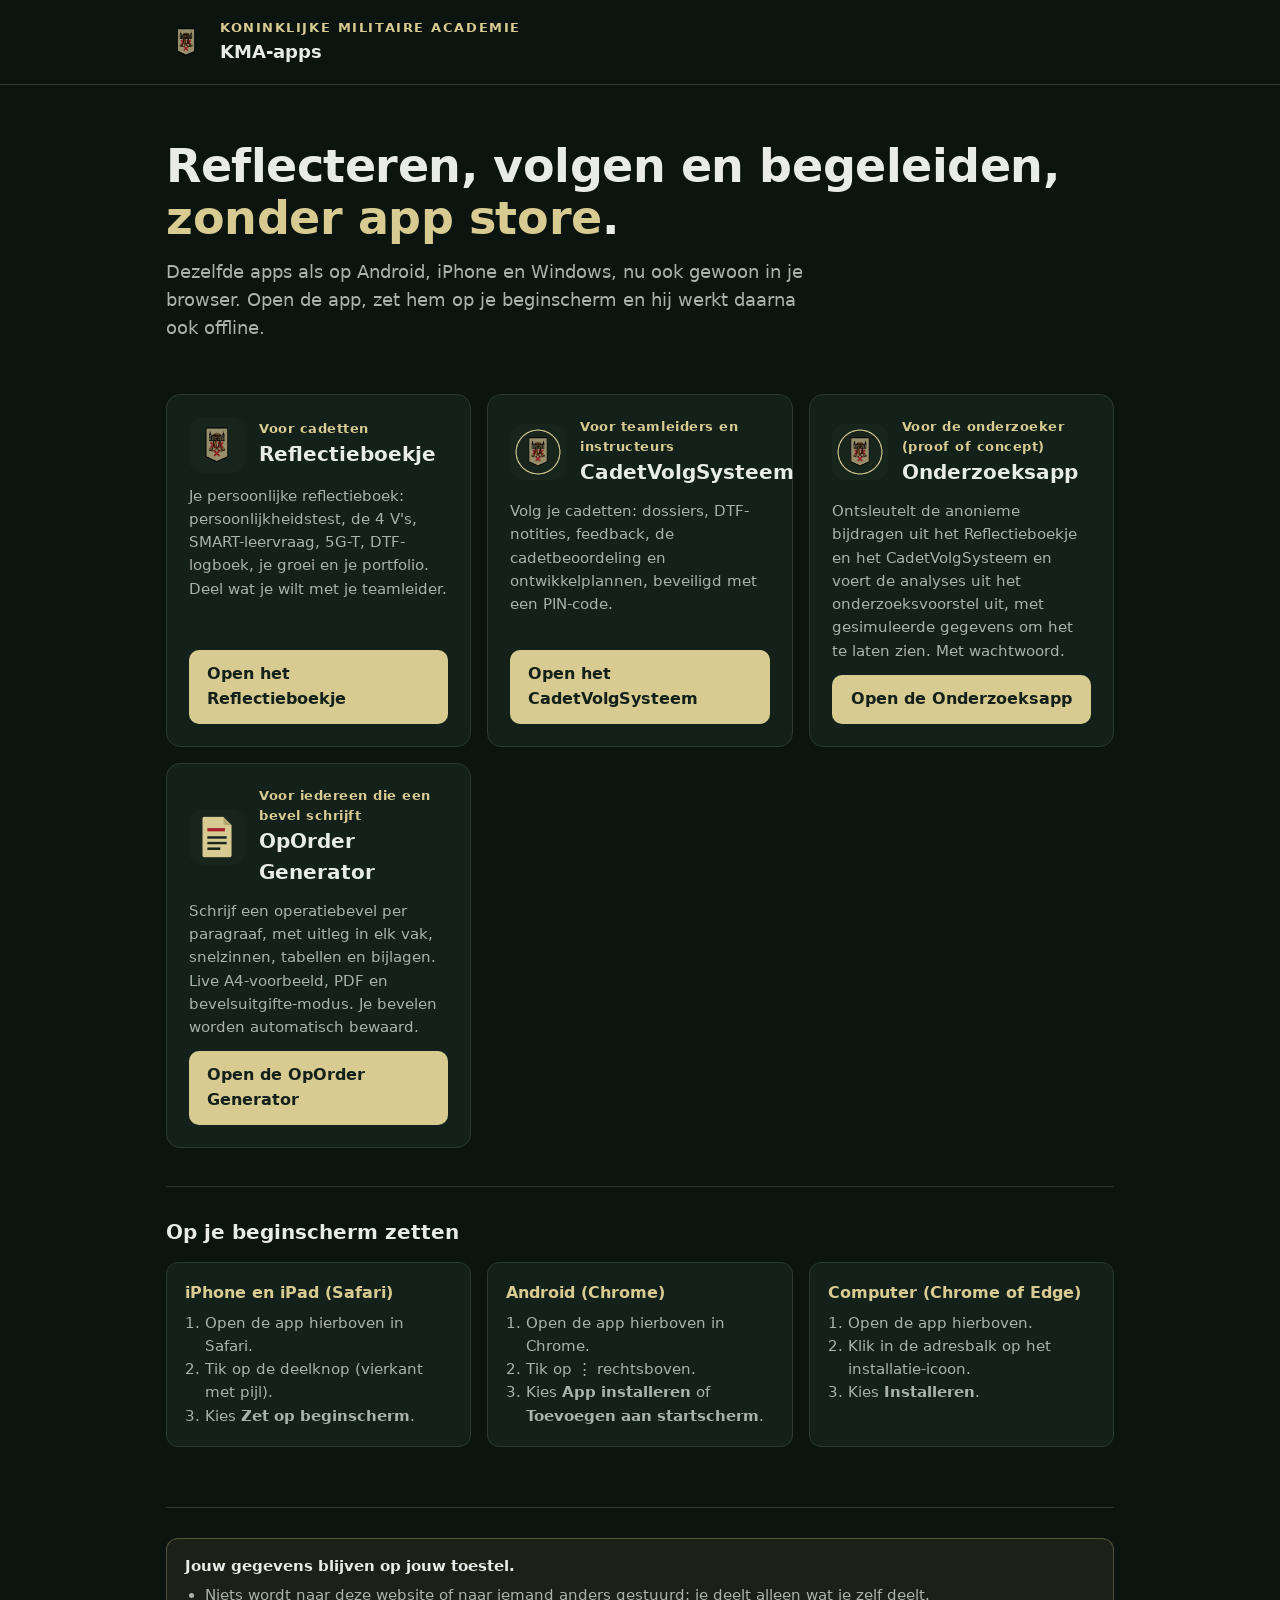
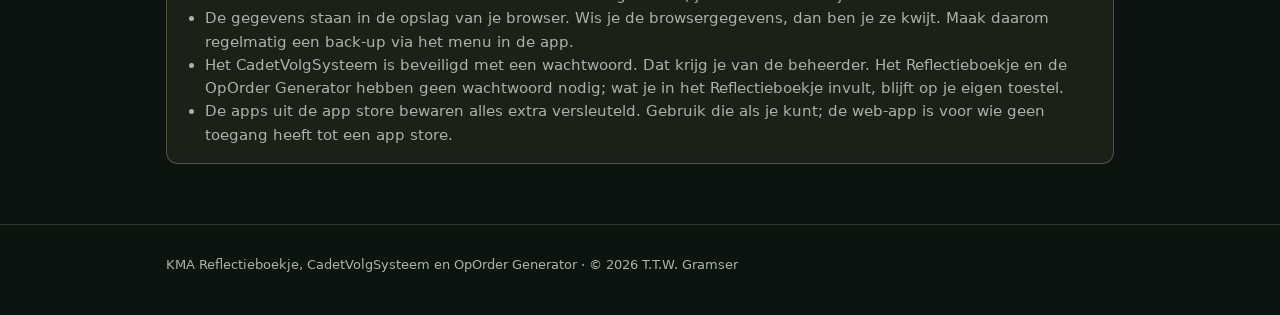
<file: index.html>
<!doctype html>
<html lang="nl">
<head>
<meta http-equiv="Content-Security-Policy" content="default-src 'self'; script-src 'self' 'unsafe-inline'; style-src 'self' 'unsafe-inline'; img-src 'self' data: blob:; media-src 'self' data: blob:; font-src 'self' data:; connect-src 'self'; worker-src 'self' blob:; frame-src 'self' blob: data:; manifest-src 'self'; object-src 'none'; base-uri 'self'; form-action 'none'">
    <meta charset="utf-8">
<meta name="viewport" content="width=device-width, initial-scale=1">
<title>KMA-apps</title>
<meta name="description" content="Het Reflectieboekje voor cadetten, het CadetVolgSysteem voor teamleiders en instructeurs en de OpOrder Generator van de KMA, als web-app.">
<meta name="theme-color" content="#0c140f">
<link rel="icon" href="assets/reflectieboekje.png">
<link rel="stylesheet" href="assets/fonts/fonts.css">
<style>
  :root { --bg: #0c140f; --panel: #14211a; --line: #2a3a30; --gold: #d8cb92; --text: #e8ece6; --muted: #a9b3ab; --red: #c8283a; }
  * { box-sizing: border-box; }
  body { margin: 0; background: var(--bg); color: var(--text); font: 16px/1.55 "KMA Tekst", "Segoe UI", system-ui, sans-serif; }
  .wrap { max-width: 980px; margin: 0 auto; padding: 0 16px; }
  header { border-bottom: 1px solid var(--line); }
  header .wrap { display: flex; align-items: center; gap: 14px; padding-top: 18px; padding-bottom: 18px; }
  header img { width: 40px; height: 40px; }
  header b { display: block; font-size: 13px; letter-spacing: .12em; color: var(--gold); text-transform: uppercase; }
  header span { font-size: 18px; font-weight: 600; }
  .hero { padding: 56px 0 28px; }
  h1 { font-family: "KMA Tekst", sans-serif; font-size: clamp(30px, 5vw, 46px); line-height: 1.12; margin: 0 0 14px; letter-spacing: -.01em; }
  h1 em { font-style: normal; color: var(--gold); }
  .lead { color: var(--muted); font-size: 18px; max-width: 640px; margin: 0; }
  .apps { display: grid; grid-template-columns: repeat(auto-fit, minmax(280px, 1fr)); gap: 16px; padding: 24px 0 8px; }
  .app { background: var(--panel); border: 1px solid var(--line); border-radius: 14px; padding: 22px; display: flex; flex-direction: column; gap: 12px; }
  .app .top { display: flex; gap: 14px; align-items: center; }
  .app img { width: 56px; height: 56px; border-radius: 14px; }
  .app h2 { margin: 0; font-size: 20px; }
  .app .who { color: var(--gold); font-size: 13px; font-weight: 600; letter-spacing: .04em; }
  .app p { margin: 0; color: var(--muted); font-size: 15px; }
  .btn { display: inline-flex; align-items: center; justify-content: center; gap: 8px; margin-top: auto; padding: 12px 18px; border-radius: 10px; background: var(--gold); color: #14211a; font-weight: 700; text-decoration: none; }
  .btn:hover { filter: brightness(1.07); }
  section { padding: 30px 0; border-top: 1px solid var(--line); margin-top: 30px; }
  h3 { font-size: 20px; margin: 0 0 14px; }
  .steps { display: grid; grid-template-columns: repeat(auto-fit, minmax(260px, 1fr)); gap: 16px; }
  .step { background: var(--panel); border: 1px solid var(--line); border-radius: 12px; padding: 18px; }
  .step strong { color: var(--gold); display: block; margin-bottom: 6px; }
  .step ol { margin: 0; padding-left: 20px; color: var(--muted); font-size: 15px; }
  .note { background: rgba(216,203,146,.07); border: 1px solid rgba(216,203,146,.3); border-radius: 12px; padding: 16px 18px; color: var(--text); font-size: 15px; }
  .note ul { margin: 6px 0 0; padding-left: 20px; color: var(--muted); }
  footer { color: var(--muted); font-size: 13px; padding: 30px 0 40px; border-top: 1px solid var(--line); margin-top: 30px; }
</style>
</head>
<body>
<header><div class="wrap"><img src="assets/kma-embleem.svg" alt=""><div><b>Koninklijke Militaire Academie</b><span>KMA-apps</span></div></div></header>
<main class="wrap">
  <div class="hero">
    <h1>Reflecteren, volgen en begeleiden, <em>zonder app store</em>.</h1>
    <p class="lead">Dezelfde apps als op Android, iPhone en Windows, nu ook gewoon in je browser. Open de app, zet hem op je beginscherm en hij werkt daarna ook offline.</p>
  </div>
  <div class="apps">
    <div class="app">
      <div class="top"><img src="assets/reflectieboekje.png" alt=""><div><div class="who">Voor cadetten</div><h2>Reflectieboekje</h2></div></div>
      <p>Je persoonlijke reflectieboek: persoonlijkheidstest, de 4 V's, SMART-leervraag, 5G-T, DTF-logboek, je groei en je portfolio. Deel wat je wilt met je teamleider.</p>
      <a class="btn" href="reflectieboekje/">Open het Reflectieboekje</a>
    </div>
    <div class="app">
      <div class="top"><img src="assets/cadetvolgsysteem.png" alt=""><div><div class="who">Voor teamleiders en instructeurs</div><h2>CadetVolgSysteem</h2></div></div>
      <p>Volg je cadetten: dossiers, DTF-notities, feedback, de cadetbeoordeling en ontwikkelplannen, beveiligd met een PIN-code.</p>
      <a class="btn" href="cadetvolgsysteem/volgsysteem.html">Open het CadetVolgSysteem</a>
    </div>
    <div class="app">
      <div class="top"><img src="assets/cadetvolgsysteem.png" alt=""><div><div class="who">Voor de onderzoeker (proof of concept)</div><h2>Onderzoeksapp</h2></div></div>
      <p>Ontsleutelt de anonieme bijdragen uit het Reflectieboekje en het CadetVolgSysteem en voert de analyses uit het onderzoeksvoorstel uit, met gesimuleerde gegevens om het te laten zien. Met wachtwoord.</p>
      <a class="btn" href="onderzoek/onderzoek.html">Open de Onderzoeksapp</a>
    </div>
    <div class="app">
      <div class="top"><img src="assets/oporder.png" alt=""><div><div class="who">Voor iedereen die een bevel schrijft</div><h2>OpOrder Generator</h2></div></div>
      <p>Schrijf een operatiebevel per paragraaf, met uitleg in elk vak, snelzinnen, tabellen en bijlagen. Live A4-voorbeeld, PDF en bevelsuitgifte-modus. Je bevelen worden automatisch bewaard.</p>
      <a class="btn" href="oporder/">Open de OpOrder Generator</a>
    </div>
  </div>
  <section>
    <h3>Op je beginscherm zetten</h3>
    <div class="steps">
      <div class="step"><strong>iPhone en iPad (Safari)</strong><ol><li>Open de app hierboven in Safari.</li><li>Tik op de deelknop (vierkant met pijl).</li><li>Kies <b>Zet op beginscherm</b>.</li></ol></div>
      <div class="step"><strong>Android (Chrome)</strong><ol><li>Open de app hierboven in Chrome.</li><li>Tik op ⋮ rechtsboven.</li><li>Kies <b>App installeren</b> of <b>Toevoegen aan startscherm</b>.</li></ol></div>
      <div class="step"><strong>Computer (Chrome of Edge)</strong><ol><li>Open de app hierboven.</li><li>Klik in de adresbalk op het installatie-icoon.</li><li>Kies <b>Installeren</b>.</li></ol></div>
    </div>
  </section>
  <section>
    <div class="note"><strong>Jouw gegevens blijven op jouw toestel.</strong>
      <ul>
        <li>Niets wordt naar deze website of naar iemand anders gestuurd; je deelt alleen wat je zelf deelt.</li>
        <li>De gegevens staan in de opslag van je browser. Wis je de browsergegevens, dan ben je ze kwijt. Maak daarom regelmatig een back-up via het menu in de app.</li>
        <li>Het CadetVolgSysteem is beveiligd met een wachtwoord. Dat krijg je van de beheerder. Het Reflectieboekje en de OpOrder Generator hebben geen wachtwoord nodig; wat je in het Reflectieboekje invult, blijft op je eigen toestel.</li>
        <li>De apps uit de app store bewaren alles extra versleuteld. Gebruik die als je kunt; de web-app is voor wie geen toegang heeft tot een app store.</li>
      </ul></div>
  </section>
</main>
<footer><div class="wrap">KMA Reflectieboekje, CadetVolgSysteem en OpOrder Generator · © 2026 T.T.W. Gramser</div></footer>
</body>
</html>
</file>
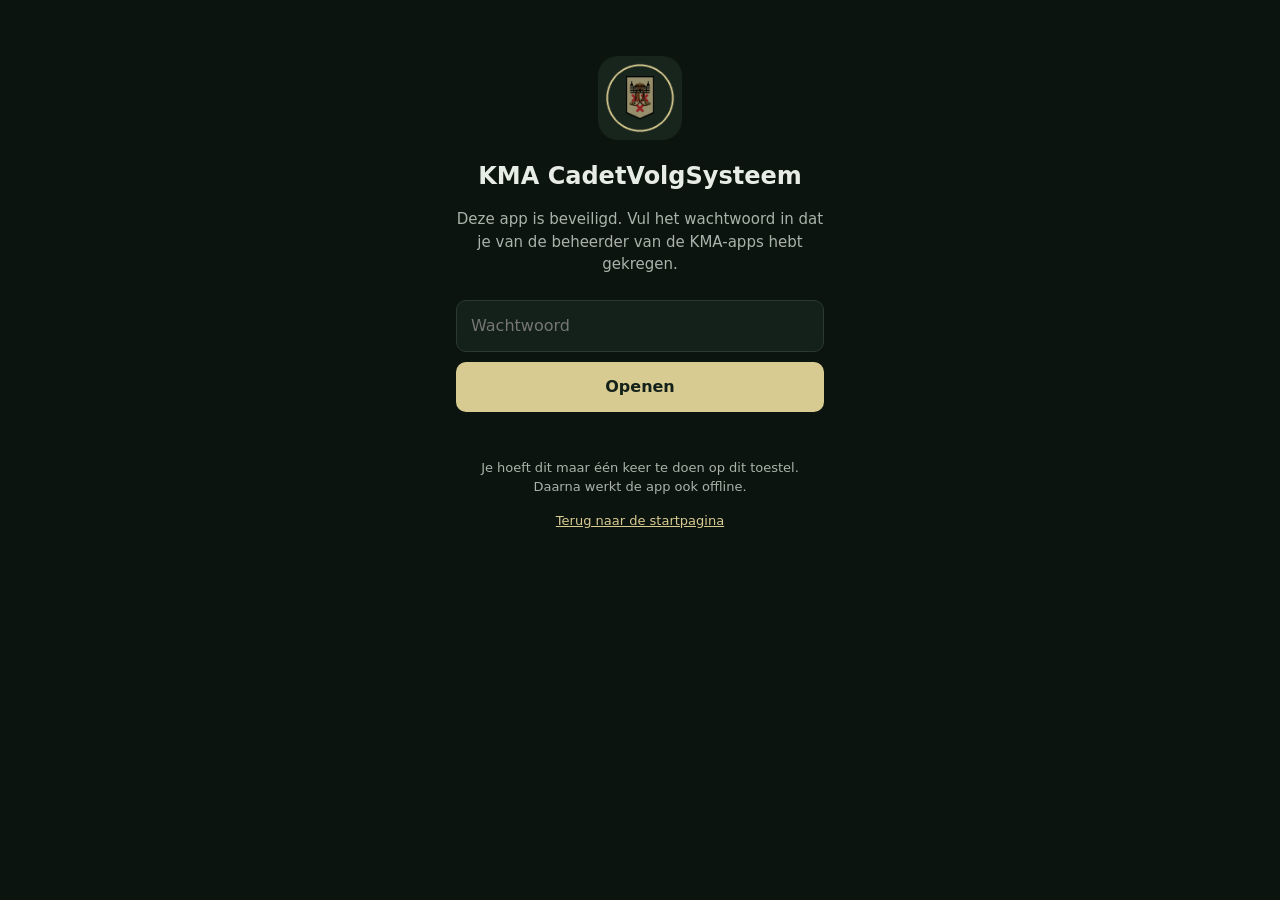
<file: cadetvolgsysteem/index.html>
<!doctype html><meta charset="utf-8"><meta name="viewport" content="width=device-width, initial-scale=1"><title>KMA</title>
<style>body{background:#0c140f;margin:0}</style>
<script>location.replace('login.html');</script>
</file>
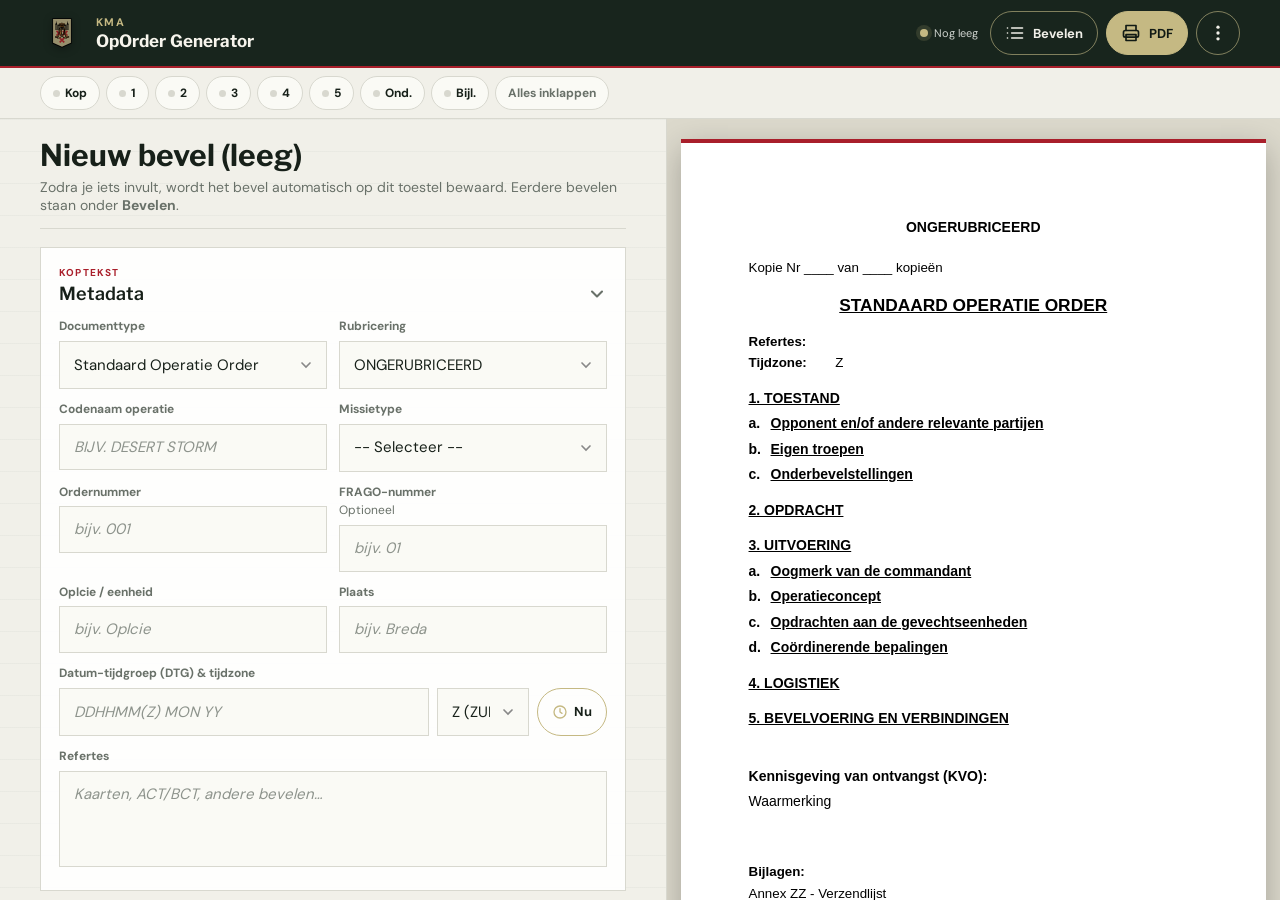
<file: oporder/index.html>
<!DOCTYPE html>
<html lang="nl">
<head>
<meta charset="UTF-8">
<meta name="viewport" content="width=device-width, initial-scale=1.0, viewport-fit=cover">
<title>KMA OpOrder Generator</title>
<meta name="theme-color" content="#18251d">
<meta name="description" content="Operatiebevel invullen per paragraaf, met live A4-voorbeeld en PDF. Werkt offline; alles blijft op je eigen toestel.">
<meta name="apple-mobile-web-app-capable" content="yes">
<meta name="mobile-web-app-capable" content="yes">
<meta name="apple-mobile-web-app-title" content="OpOrder">
<meta name="apple-mobile-web-app-status-bar-style" content="black-translucent">
<link rel="manifest" href="manifest.webmanifest">
<link rel="icon" href="icon-192.png">
<link rel="apple-touch-icon" href="apple-touch-icon.png">
<link rel="stylesheet" href="fonts/fonts.css">
<style>
  :root {
    --bg-main: #f1f0e9; --bg-card: rgba(255,255,255,0.92); --bg-card-deep: #ece9dd; --bg-widget: #fafaf5;
    --text-primary: #172019; --text-muted: #697169; --header-bg: #18251d; --accent-red: #a91f2b;
    --accent-gold: #c5b983; --border-color: #d8d8cf; --preview-bg: #dcd9cc;
  }
  body.dark-theme {
    --bg-main: #111a14; --bg-card: rgba(24,37,29,0.88); --bg-card-deep: #1b2a20; --bg-widget: #18261e;
    --text-primary: #f1f0e9; --text-muted: #aeb5af; --header-bg: #0c140f; --accent-red: #c82837;
    --accent-gold: #d8cb92; --border-color: #2c3d31; --preview-bg: #0c140f;
  }
  * { box-sizing: border-box; }
  html, body { margin: 0; height: 100%; }
  body { min-width: 320px; font-family: 'DM Sans', system-ui, sans-serif; background: var(--bg-main); color: var(--text-primary);
         display: flex; flex-direction: column; transition: background 300ms ease, color 300ms ease; }
  button, textarea, input, select { font: inherit; }
  button { -webkit-tap-highlight-color: transparent; cursor: pointer; }

  /* ---------- Header ---------- */
  .site-header { display: flex; align-items: center; justify-content: space-between; gap: 12px; min-height: 68px;
    padding: 10px clamp(14px, 4vw, 40px); color: #f7f5ed; background: var(--header-bg); border-bottom: 2px solid var(--accent-red); flex: 0 0 auto; }
  .brand { display: flex; align-items: center; gap: 12px; min-width: 0; }
  .brand-logo { height: 44px; width: auto; filter: drop-shadow(0 2px 4px rgba(0,0,0,0.3)); }
  .brand-copy { display: flex; flex-direction: column; gap: 2px; min-width: 0; }
  .brand-copy span { color: var(--accent-gold); font-size: 11px; font-weight: 700; letter-spacing: 0.13em; text-transform: uppercase; }
  .brand-copy strong { font-family: 'Libre Franklin', sans-serif; font-size: 17px; white-space: nowrap; overflow: hidden; text-overflow: ellipsis; }
  .header-actions { display: flex; align-items: center; gap: 8px; flex: 0 0 auto; }
  .save-status { display: flex; align-items: center; gap: 6px; color: #ccd1cc; font-size: 11px; margin-right: 4px; }
  .status-dot { width: 8px; height: 8px; border-radius: 50%; background: var(--accent-gold); box-shadow: 0 0 0 4px rgba(197,185,131,0.15); transition: background 300ms ease; }
  .status-dot.saving { background: var(--accent-red); box-shadow: 0 0 0 4px rgba(186,37,50,0.2); }
  .kma-icon-btn { display: inline-flex; align-items: center; justify-content: center; gap: 8px; min-height: 44px; min-width: 44px;
    padding: 0 14px; border-radius: 999px; background: transparent; color: #f1f0e9; border: 1px solid rgba(216,203,146,0.55); font-size: 13px; font-weight: 700; }
  .kma-icon-btn.is-primary { background: var(--accent-gold); color: #111a14; border-color: var(--accent-gold); }
  .kma-icon-btn.is-round { padding: 0; width: 44px; }
  .kma-icon-btn:active { transform: scale(0.97); }
  .ki { width: 20px; height: 20px; flex: 0 0 auto; }
  @media (max-width: 600px) {
    .site-header { min-height: 60px; gap: 8px; }
    .brand-logo { height: 36px; }
    .brand-copy strong { font-size: 15px; }
    .save-status span:last-child, .kma-icon-btn .lbl { display: none; }
    .kma-icon-btn { padding: 0; width: 44px; }
  }
  .brand-copy em { font-style: normal; }
  @media (max-width: 440px) { .brand-copy .long { display: none; } }

  /* ---------- Tabs & layout ---------- */
  .kma-tabs { display: flex; gap: 6px; padding: 8px clamp(14px, 4vw, 40px); background: var(--bg-main); border-bottom: 1px solid var(--border-color); flex: 0 0 auto; }
  .kma-tab { flex: 1; display: inline-flex; align-items: center; justify-content: center; gap: 6px; min-height: 40px; padding: 0 14px;
    border-radius: 999px; background: transparent; color: var(--text-muted); border: 1px solid var(--border-color); font-size: 13px; font-weight: 700; }
  .kma-tab.active { background: var(--accent-gold); color: #111a14; border-color: var(--accent-gold); }
  .kma-tab .ki { width: 18px; height: 18px; }
  main { flex: 1; display: flex; min-height: 0; }
  #editor-panel { flex: 1; overflow-y: auto; padding: 20px clamp(14px, 4vw, 40px) 40px;
    background: linear-gradient(rgba(38,49,39,0.035) 1px, transparent 1px), var(--bg-main); background-size: 100% 32px; }
  #preview-panel { flex: 1; overflow: auto; background: var(--preview-bg); padding: 20px 14px 40px; }
  body[data-tab="editor"] #preview-panel { display: none; }
  body[data-tab="preview"] #editor-panel { display: none; }
  @media (min-width: 1000px) {
    .kma-tabs { display: none; }
    #editor-panel, #preview-panel { display: block !important; width: 50%; }
    #editor-panel { border-right: 1px solid var(--border-color); }
  }
  .editor-inner { max-width: 760px; margin: 0 auto; }
  .section-heading { display: flex; align-items: flex-end; gap: 12px; padding-bottom: 14px; margin-bottom: 18px; border-bottom: 1px solid var(--border-color); }
  .section-heading > div { flex: 1; min-width: 0; }
  .section-heading h2 { margin: 0 0 6px; font-family: 'Libre Franklin', sans-serif; font-size: clamp(22px, 4vw, 30px); line-height: 1.1; overflow-wrap: anywhere; }
  .section-heading p { margin: 0; color: var(--text-muted); font-size: 14px; }

  /* ---------- Cards & fields ---------- */
  .question-card { padding: 18px; margin-bottom: 18px; border: 1px solid var(--border-color); background: var(--bg-card); transition: transform 160ms ease, box-shadow 160ms ease; }
  .question-card:focus-within { box-shadow: 0 6px 16px rgba(24,37,29,0.08); border-color: #3f5545; }
  .question-card.deepening { border-left: 4px solid var(--accent-red); background: var(--bg-card-deep); }
  .question-label { display: flex; align-items: center; gap: 8px; margin-bottom: 4px; color: var(--accent-red); font-size: 10px; font-weight: 700; letter-spacing: 0.12em; text-transform: uppercase; }
  .card-title { margin: 0 0 14px; font-family: 'Libre Franklin', sans-serif; font-size: 18px; font-weight: 600; }
  .field { margin-bottom: 18px; }
  .field:last-child { margin-bottom: 0; }
  .field > label, .lbl-row { display: block; margin-bottom: 8px; font-family: 'Libre Franklin', sans-serif; font-size: 15px; font-weight: 600; line-height: 1.4; }
  .field > label small { display: block; margin-top: 2px; color: var(--text-muted); font-family: 'DM Sans', sans-serif; font-weight: 400; font-size: 12px; }
  .grid { display: grid; grid-template-columns: 1fr 1fr; gap: 12px; }
  .grid .field { margin: 0; }
  .grid .field > label { font-size: 12px; font-family: 'DM Sans', sans-serif; font-weight: 700; color: var(--text-muted); margin-bottom: 6px; }
  .full { grid-column: 1 / -1; }
  @media (max-width: 440px) { .grid { grid-template-columns: 1fr; } }
  input, textarea, select { width: 100%; padding: 11px 14px; border: 1px solid var(--border-color); outline: none; border-radius: 0;
    color: var(--text-primary); background-color: var(--bg-widget); font-size: 15px; line-height: 1.5; }
  input:focus, textarea:focus, select:focus { border-color: #3f5545; box-shadow: 0 0 0 3px rgba(63,85,69,0.12); }
  body.dark-theme input:focus, body.dark-theme textarea:focus, body.dark-theme select:focus { border-color: var(--accent-gold); box-shadow: 0 0 0 3px rgba(216,203,146,0.15); }
  textarea { min-height: 96px; resize: none; overflow-y: hidden; }
  select { padding-right: 38px; min-height: 48px; -webkit-appearance: none; appearance: none;
    background-image: url("data:image/svg+xml,%3Csvg xmlns='http://www.w3.org/2000/svg' viewBox='0 0 24 24' fill='none' stroke='%23888' stroke-width='2.5' stroke-linecap='round'%3E%3Cpath d='M6 9l6 6 6-6'/%3E%3C/svg%3E");
    background-repeat: no-repeat; background-position: right 12px center; background-size: 16px; }
  select option { background: var(--bg-widget); color: var(--text-primary); }
  .upper { text-transform: uppercase; }
  .dtg-row { display: flex; gap: 8px; }
  .dtg-row input { flex: 1; min-width: 0; }
  .dtg-row select { width: 92px; flex: 0 0 auto; }

  .btn-pill { display: inline-flex; align-items: center; justify-content: center; gap: 6px; min-height: 40px; padding: 0 14px; border-radius: 999px;
    background: transparent; color: var(--text-primary); border: 1px solid var(--accent-gold); font-size: 13px; font-weight: 700; white-space: nowrap; }
  .btn-pill:active { transform: scale(0.97); background: var(--accent-gold); color: #111a14; }
  .btn-pill .ki { width: 16px; height: 16px; color: var(--accent-gold); }
  .btn-pill:active .ki { color: #111a14; }
  .btn-pill.is-dashed { border-style: dashed; }
  .btn-pill.is-listening { background: var(--accent-red); border-color: var(--accent-red); color: #fff; }
  .btn-pill.is-listening .ki { color: #fff; }
  .tools { display: flex; flex-wrap: wrap; gap: 6px; margin-top: 8px; }
  .tools .btn-pill { min-height: 36px; font-size: 12px; padding: 0 12px; }
  .icon-only { width: 40px; padding: 0 !important; }

  /* Subcategories (i), (ii) */
  .subs { margin: 8px 0 0 10px; padding-left: 12px; border-left: 2px solid var(--border-color); display: grid; gap: 8px; }
  .subs:empty { display: none; }
  .sub-row { display: flex; gap: 8px; align-items: flex-start; }
  .sub-num { flex: 0 0 34px; padding-top: 12px; text-align: right; font-weight: 700; font-size: 13px; color: var(--accent-red); font-family: 'Libre Franklin', sans-serif; }
  .sub-row textarea, .sub-row input { flex: 1; min-width: 0; }
  .sub-row textarea { min-height: 64px; }
  .x-btn { flex: 0 0 40px; height: 44px; border: 0; background: transparent; color: var(--text-muted); border-radius: 999px; display: grid; place-items: center; }
  .x-btn:active { background: var(--bg-card-deep); color: var(--accent-red); }
  .x-btn .ki { width: 18px; height: 18px; }
  .instr { margin: -8px 0 14px; padding: 8px 12px; border-left: 2px solid var(--accent-gold); background: var(--bg-card-deep); color: var(--text-muted); font-size: 13px; font-style: italic; line-height: 1.45; }
  .question-card.deepening .instr { background: var(--bg-card); }
  body.hide-instr .instr { display: none; }
  textarea::placeholder, input::placeholder { color: var(--text-muted); opacity: .75; font-style: italic; }

  /* Jump bar (snel naar paragraaf) */
  .jump-bar { display: flex; gap: 6px; overflow-x: auto; padding: 8px clamp(14px, 4vw, 40px); background: var(--bg-main); border-bottom: 1px solid var(--border-color); flex: 0 0 auto; scrollbar-width: none; }
  .jump-bar::-webkit-scrollbar { display: none; }
  .jump-bar button { flex: 0 0 auto; display: inline-flex; align-items: center; gap: 5px; min-height: 34px; padding: 0 12px; border-radius: 999px; border: 1px solid var(--border-color);
    background: var(--bg-widget); color: var(--text-primary); font-size: 12px; font-weight: 700; }
  .jump-bar button .dot { width: 7px; height: 7px; border-radius: 50%; background: var(--border-color); }
  .jump-bar button.done .dot { background: var(--accent-gold); }
  .jump-bar button.fold { color: var(--text-muted); }
  body[data-tab="preview"] .jump-bar { display: none; }
  @media (min-width: 1000px) { body[data-tab="preview"] .jump-bar { display: flex; } }
  /* Collapsible cards */
  .card-title { cursor: pointer; display: flex; align-items: center; justify-content: space-between; gap: 8px; -webkit-tap-highlight-color: transparent; }
  .card-title .chev { width: 20px; height: 20px; color: var(--text-muted); transition: transform 160ms ease; flex: 0 0 auto; }
  .question-card.collapsed .card-title { margin-bottom: 0; }
  .question-card.collapsed .card-title .chev { transform: rotate(-90deg); }
  .question-card.collapsed > :not(.question-label):not(.card-title) { display: none !important; }
  /* Toast with undo */
  .kma-toast .undo { pointer-events: auto; margin-left: 6px; border: 0; background: transparent; color: #d8cb92; font-weight: 800; font-size: 13px; padding: 6px 4px; text-decoration: underline; }
  /* Prompt inside a sheet */
  .sheet-form { padding: 4px 14px 8px; display: grid; gap: 10px; }
  .sheet-form textarea { min-height: 110px; overflow-y: auto; }
  .sheet-form .row { display: flex; gap: 8px; justify-content: flex-end; }
  .kma-sheet-item .badge { font-size: 10px; font-weight: 700; color: var(--accent-red); letter-spacing: .06em; text-transform: uppercase; }

  /* Bevelsuitgifte-modus */
  .present { position: fixed; inset: 0; z-index: 18000; background: #111a14; color: #f1f0e9; display: flex; flex-direction: column;
    padding: env(safe-area-inset-top) 0 env(safe-area-inset-bottom); }
  .present-top { display: flex; align-items: center; gap: 8px; padding: 10px 14px; border-bottom: 2px solid #c82837; background: #0c140f; }
  .present-top .count { flex: 1; font-size: 13px; color: #aeb5af; font-weight: 700; letter-spacing: .06em; }
  .present-top button { min-width: 44px; min-height: 44px; border-radius: 999px; border: 1px solid rgba(216,203,146,.55); background: transparent; color: #f1f0e9; font-weight: 800; font-size: 15px; display: grid; place-items: center; }
  .present-body { flex: 1; overflow-y: auto; padding: 22px clamp(18px, 6vw, 80px) 40px; }
  .present-body .pk { color: #c82837; font-size: 12px; font-weight: 800; letter-spacing: .14em; text-transform: uppercase; margin-bottom: 6px; }
  .present-body h2 { font-family: 'Libre Franklin', sans-serif; color: #d8cb92; margin: 0 0 18px; font-size: 1.35em; line-height: 1.2; }
  .present-body .pt { white-space: pre-wrap; word-wrap: break-word; line-height: 1.55; }
  .present-body .ps { display: flex; gap: 10px; margin-top: 10px; } .present-body .ps b { color: #d8cb92; flex: 0 0 auto; }
  .present-body .pg { margin-top: 16px; } .present-body .pg b { color: #d8cb92; display: block; margin-bottom: 4px; }
  .present-body table { border-collapse: collapse; width: 100%; margin: 8px 0 14px; } .present-body td { border-bottom: 1px solid #2c3d31; padding: 6px 8px; vertical-align: top; }
  .present-body td:first-child { color: #d8cb92; white-space: nowrap; }
  .present-body .big { font-size: 1.6em; font-weight: 800; text-align: center; margin-top: 18vh; }
  .present-body .center { text-align: center; color: #aeb5af; }
  .present-nav { display: flex; gap: 10px; padding: 10px 14px; border-top: 1px solid #2c3d31; background: #0c140f; }
  .present-nav button { flex: 1; min-height: 52px; border-radius: 999px; border: 1px solid #d8cb92; background: transparent; color: #f1f0e9; font-size: 15px; font-weight: 800; }
  .present-nav button.next { background: #d8cb92; color: #111a14; }
  .present-nav button:disabled { opacity: .35; }

  /* Groups (3c) */
  .group { border: 1px solid var(--border-color); background: var(--bg-card); padding: 12px; margin-top: 10px; }
  .group-head { display: flex; gap: 8px; align-items: center; margin-bottom: 8px; }
  .group-head input { flex: 1; font-weight: 700; }
  /* Tables (3d) */
  .tbl { margin-top: 14px; }
  .tbl-title { font-size: 12px; font-weight: 700; letter-spacing: .06em; text-transform: uppercase; color: var(--text-muted); margin-bottom: 6px; }
  .tbl-rows { display: grid; gap: 6px; }
  .tbl-row { display: flex; gap: 6px; align-items: center; }
  .tbl-row input { min-width: 0; padding: 9px 10px; font-size: 14px; }
  .tbl-row input:first-child { flex: 0 0 38%; }
  .tbl-row input:nth-child(2) { flex: 1; }
  /* Annexes */
  .annex { border: 1px solid var(--border-color); background: var(--bg-widget); padding: 4px 12px; margin-bottom: 8px; }
  .chk { display: flex; align-items: center; gap: 12px; min-height: 44px; cursor: pointer; font-size: 14px; }
  .chk input { width: 20px; height: 20px; flex: 0 0 auto; accent-color: var(--accent-red); margin: 0; }
  .chk strong { font-weight: 700; }
  .annex-subs { margin: 0 0 6px 10px; padding-left: 14px; border-left: 2px solid var(--border-color); }
  .annex-subs .chk { min-height: 38px; font-size: 13px; color: var(--text-muted); }
  .annex.custom { display: flex; align-items: center; gap: 12px; padding: 6px 12px; }
  .annex.custom input[type=text] { flex: 1; padding: 8px 10px; font-size: 14px; }
  .annex.fixed { opacity: .7; }
  .sub-hd { font-size: 11px; font-weight: 700; letter-spacing: .06em; text-transform: uppercase; color: var(--text-muted); margin: 14px 0 6px; }

  /* ---------- Document (A4) ---------- */
  .page { background: #fff; color: #000; width: 21cm; max-width: 100%; min-height: 29.7cm; margin: 0 auto; padding: 2cm 1.8cm;
          box-shadow: 0 10px 30px rgba(0,0,0,.25); border-top: 4px solid var(--accent-red);
          font-family: Arial, Helvetica, sans-serif; font-size: 10.5pt; line-height: 1.25; }
  @media (max-width: 700px) { .page { padding: 18px 16px; min-height: 0; font-size: 10pt; } }
  .bold { font-weight: bold; }
  .classif { text-align: center; font-weight: bold; margin-bottom: 24px; }
  .meta { font-size: 10pt; margin-bottom: 18px; }
  .title { text-align: center; font-weight: bold; font-size: 13pt; text-decoration: underline; margin-bottom: 18px; }
  .subtitle { text-align: center; font-weight: bold; font-size: 12pt; margin: -10px 0 18px; }
  .kv { display: flex; font-size: 10pt; margin-top: 4px; } .kv .k { width: 6.5em; font-weight: bold; flex: none; }
  .pre { white-space: pre-wrap; word-wrap: break-word; }
  .h1 { text-decoration: underline; font-weight: bold; margin-top: 18px; margin-bottom: 6px; }
  ol.lvl-2 { list-style: none; padding-left: 22px; margin: 0; }
  ol.lvl-2 > li { margin-top: 8px; }
  ol.lvl-2 > li > .let { display: inline-block; width: 22px; margin-left: -22px; font-weight: bold; }
  .sub-h { font-weight: bold; text-decoration: underline; }
  .subs-v { margin: 4px 0 0 22px; }
  .subs-v:empty { display: none; }
  .subs-v .sv { display: flex; margin-top: 4px; }
  .subs-v .sv .rn { flex: 0 0 34px; }
  .subs-v .sv .pre { flex: 1; min-width: 0; }
  .grp-v { margin-top: 8px; }
  .grp-v .gn { font-weight: bold; text-decoration: underline; }
  table.doc { border-collapse: collapse; margin: 4px 0 8px; font-size: 10pt; width: 100%; }
  table.doc th, table.doc td { border: 1px solid #000; padding: 3px 6px; text-align: left; vertical-align: top; }
  table.doc th { background: #eee; }
  .tbl-v-title { font-weight: bold; margin-top: 10px; }
  .sign { margin-top: 40px; display: flex; justify-content: space-between; gap: 16px; }
  .sign .right { text-align: center; min-width: 40%; }
  .bijlagen { margin-top: 36px; font-size: 10pt; }
  .bijlagen ul { list-style: none; padding: 0; margin: 0; }
  .bijlagen li { margin-bottom: 3px; }
  .bijlagen ul ul { padding-left: 22px; }
  .hidden { display: none !important; }
  .app-copy { margin: 28px 0 4px; text-align: center; font-size: 10px; letter-spacing: .04em; color: var(--text-muted); opacity: .8; }
  #preview-panel .app-copy { color: #6b6f68; }
  body.dark-theme #preview-panel .app-copy { color: var(--text-muted); }

  /* ---------- Toast & sheet ---------- */
  .kma-toast-host { position: fixed; left: 50%; bottom: calc(24px + env(safe-area-inset-bottom)); transform: translateX(-50%); z-index: 20000;
    display: flex; flex-direction: column; gap: 8px; align-items: center; pointer-events: none; width: min(92vw, 420px); }
  .kma-toast { display: flex; align-items: center; gap: 10px; padding: 12px 16px; border-radius: 14px; background: #18251d; color: #f1f0e9;
    border: 1px solid #d8cb92; box-shadow: 0 8px 28px rgba(0,0,0,0.35); font-size: 14px; font-weight: 600;
    opacity: 0; transform: translateY(12px); transition: opacity 220ms ease, transform 220ms ease; }
  .kma-toast.in { opacity: 1; transform: none; }
  .kma-toast .ki { color: #d8cb92; }
  .kma-sheet-overlay { position: fixed; inset: 0; z-index: 19000; background: rgba(0,0,0,0); display: flex; align-items: flex-end; justify-content: center; transition: background 200ms ease; }
  .kma-sheet-overlay.in { background: rgba(0,0,0,0.5); }
  .kma-sheet { width: min(560px, 100%); max-height: 85vh; overflow-y: auto; background: var(--bg-main); color: var(--text-primary);
    border-radius: 20px 20px 0 0; border-top: 2px solid var(--accent-gold); padding: 8px 8px calc(16px + env(safe-area-inset-bottom));
    transform: translateY(100%); transition: transform 220ms ease; box-shadow: 0 -10px 40px rgba(0,0,0,0.35); }
  .kma-sheet-overlay.in .kma-sheet { transform: none; }
  .kma-sheet-grip { width: 40px; height: 4px; border-radius: 4px; background: var(--border-color); margin: 4px auto 10px; }
  .kma-sheet-title { font-family: 'Libre Franklin', sans-serif; font-weight: 700; font-size: 17px; padding: 4px 14px 10px; }
  .kma-sheet-section { font-size: 11px; font-weight: 700; letter-spacing: 0.06em; text-transform: uppercase; color: var(--text-muted); padding: 14px 14px 6px; }
  .kma-sheet-item { width: 100%; display: flex; align-items: center; gap: 14px; padding: 12px 14px; min-height: 56px; border: 0; background: transparent;
    color: inherit; text-align: left; border-radius: 12px; }
  .kma-sheet-item:active, .kma-sheet-item:hover { background: var(--bg-card-deep); }
  .kma-sheet-item > .ki { width: 22px; height: 22px; color: var(--accent-gold); }
  .kma-sheet-label { display: flex; flex-direction: column; gap: 2px; flex: 1; min-width: 0; }
  .kma-sheet-label strong { font-size: 15px; font-weight: 600; }
  .kma-sheet-label small { font-size: 12px; color: var(--text-muted); white-space: pre-line; display: -webkit-box; -webkit-line-clamp: 3; -webkit-box-orient: vertical; overflow: hidden; }
  .kma-sheet-item.is-danger, .kma-sheet-item.is-danger > .ki { color: var(--accent-red); }
  .kma-sheet-item.is-current { background: var(--bg-card-deep); box-shadow: inset 4px 0 var(--accent-red); }
  @media (min-width: 720px) { .kma-sheet-overlay { align-items: center; } .kma-sheet { border-radius: 18px; border: 2px solid var(--accent-gold); } }

  /* ---------- Print ---------- */
  @media print {
    @page { size: A4; margin: 1.8cm 1.6cm; }
    html, body { height: auto; background: #fff !important; display: block; }
    .site-header, .kma-tabs, .jump-bar, .present, #editor-panel, .kma-toast-host, .kma-sheet-overlay, .app-copy { display: none !important; }
    main { display: block; }
    #preview-panel { display: block !important; width: 100% !important; padding: 0; background: #fff; overflow: visible; }
    .page { box-shadow: none; border-top: 0; width: auto; min-height: 0; padding: 0; font-size: 10.5pt; }
    .page-break { page-break-before: always; break-before: page; }
    table.doc th { background: #eee !important; -webkit-print-color-adjust: exact; print-color-adjust: exact; }
  }
</style>
</head>
<body data-tab="editor">

<svg width="0" height="0" style="position:absolute" aria-hidden="true">
  <defs>
    <symbol id="i-print" viewBox="0 0 24 24" fill="none" stroke="currentColor" stroke-width="2" stroke-linecap="round" stroke-linejoin="round"><path d="M6 9V3h12v6"/><rect x="3" y="9" width="18" height="8" rx="2"/><path d="M6 14h12v7H6z"/></symbol>
    <symbol id="i-more" viewBox="0 0 24 24" fill="currentColor"><circle cx="12" cy="5" r="2"/><circle cx="12" cy="12" r="2"/><circle cx="12" cy="19" r="2"/></symbol>
    <symbol id="i-edit" viewBox="0 0 24 24" fill="none" stroke="currentColor" stroke-width="2" stroke-linecap="round" stroke-linejoin="round"><path d="M12 20h9"/><path d="M16.5 3.5a2.1 2.1 0 013 3L7 19l-4 1 1-4z"/></symbol>
    <symbol id="i-doc" viewBox="0 0 24 24" fill="none" stroke="currentColor" stroke-width="2" stroke-linecap="round" stroke-linejoin="round"><path d="M14 2H6a2 2 0 00-2 2v16a2 2 0 002 2h12a2 2 0 002-2V8z"/><path d="M14 2v6h6M8 13h8M8 17h8"/></symbol>
    <symbol id="i-moon" viewBox="0 0 24 24" fill="none" stroke="currentColor" stroke-width="2" stroke-linecap="round" stroke-linejoin="round"><path d="M21 12.8A9 9 0 1111.2 3a7 7 0 009.8 9.8z"/></symbol>
    <symbol id="i-reset" viewBox="0 0 24 24" fill="none" stroke="currentColor" stroke-width="2" stroke-linecap="round" stroke-linejoin="round"><path d="M3 12a9 9 0 109-9 9.7 9.7 0 00-6.7 2.8L3 8"/><path d="M3 3v5h5"/></symbol>
    <symbol id="i-check" viewBox="0 0 24 24" fill="none" stroke="currentColor" stroke-width="2.5" stroke-linecap="round" stroke-linejoin="round"><path d="M20 6L9 17l-5-5"/></symbol>
    <symbol id="i-plus" viewBox="0 0 24 24" fill="none" stroke="currentColor" stroke-width="2.5" stroke-linecap="round"><path d="M12 5v14M5 12h14"/></symbol>
    <symbol id="i-clock" viewBox="0 0 24 24" fill="none" stroke="currentColor" stroke-width="2" stroke-linecap="round" stroke-linejoin="round"><circle cx="12" cy="12" r="9"/><path d="M12 7v5l3 2"/></symbol>
    <symbol id="i-info" viewBox="0 0 24 24" fill="none" stroke="currentColor" stroke-width="2" stroke-linecap="round"><circle cx="12" cy="12" r="9"/><path d="M12 11v6M12 7.5v.5"/></symbol>
    <symbol id="i-chev" viewBox="0 0 24 24" fill="none" stroke="currentColor" stroke-width="2.5" stroke-linecap="round" stroke-linejoin="round"><path d="M6 9l6 6 6-6"/></symbol>
    <symbol id="i-flag" viewBox="0 0 24 24" fill="none" stroke="currentColor" stroke-width="2" stroke-linecap="round" stroke-linejoin="round"><path d="M4 21V4M4 4h13l-2 4 2 4H4"/></symbol>
    <symbol id="i-play" viewBox="0 0 24 24" fill="currentColor"><path d="M7 4l13 8-13 8z"/></symbol>
    <symbol id="i-save" viewBox="0 0 24 24" fill="none" stroke="currentColor" stroke-width="2" stroke-linecap="round" stroke-linejoin="round"><path d="M5 3h11l3 3v15H5z"/><path d="M8 3v6h8V3M8 21v-7h8v7"/></symbol>
    <symbol id="i-x" viewBox="0 0 24 24" fill="none" stroke="currentColor" stroke-width="2" stroke-linecap="round"><path d="M18 6L6 18M6 6l12 12"/></symbol>
    <symbol id="i-mic" viewBox="0 0 24 24" fill="none" stroke="currentColor" stroke-width="2" stroke-linecap="round" stroke-linejoin="round"><rect x="9" y="3" width="6" height="11" rx="3"/><path d="M5 11a7 7 0 0014 0M12 18v3"/></symbol>
    <symbol id="i-bolt" viewBox="0 0 24 24" fill="none" stroke="currentColor" stroke-width="2" stroke-linecap="round" stroke-linejoin="round"><path d="M13 2L4 14h7l-1 8 9-12h-7z"/></symbol>
    <symbol id="i-copy" viewBox="0 0 24 24" fill="none" stroke="currentColor" stroke-width="2" stroke-linecap="round" stroke-linejoin="round"><rect x="9" y="9" width="12" height="12" rx="2"/><path d="M5 15V5a2 2 0 012-2h10"/></symbol>
    <symbol id="i-list" viewBox="0 0 24 24" fill="none" stroke="currentColor" stroke-width="2" stroke-linecap="round"><path d="M8 6h13M8 12h13M8 18h13M3 6h.01M3 12h.01M3 18h.01"/></symbol>
    <symbol id="i-share" viewBox="0 0 24 24" fill="none" stroke="currentColor" stroke-width="2" stroke-linecap="round" stroke-linejoin="round"><circle cx="18" cy="5" r="3"/><circle cx="6" cy="12" r="3"/><circle cx="18" cy="19" r="3"/><path d="M8.6 13.5l6.8 4M15.4 6.5l-6.8 4"/></symbol>
    <symbol id="i-import" viewBox="0 0 24 24" fill="none" stroke="currentColor" stroke-width="2" stroke-linecap="round" stroke-linejoin="round"><path d="M12 3v12M7 10l5 5 5-5"/><path d="M5 21h14"/></symbol>
    <symbol id="i-trash" viewBox="0 0 24 24" fill="none" stroke="currentColor" stroke-width="2" stroke-linecap="round" stroke-linejoin="round"><path d="M3 6h18M8 6V4h8v2M6 6l1 15h10l1-15"/></symbol>
  </defs>
</svg>

<header class="site-header">
  <div class="brand">
    <img src="kma-embleem.svg" alt="KMA Embleem" class="brand-logo">
    <div class="brand-copy"><span>KMA</span><strong>OpOrder<em class="long"> Generator</em></strong></div>
  </div>
  <div class="header-actions">
    <div class="save-status"><span class="status-dot" id="status-dot"></span><span id="save-status-text">Opgeslagen</span></div>
    <button class="kma-icon-btn" id="btn-orders" title="Mijn bevelen"><svg class="ki"><use href="#i-list"/></svg><span class="lbl">Bevelen</span></button>
    <button class="kma-icon-btn is-primary" id="btn-print" title="Print of opslaan als PDF"><svg class="ki"><use href="#i-print"/></svg><span class="lbl">PDF</span></button>
    <button class="kma-icon-btn is-round" id="btn-more" title="Meer"><svg class="ki"><use href="#i-more"/></svg></button>
  </div>
</header>

<nav class="kma-tabs">
  <button class="kma-tab active" data-tab="editor"><svg class="ki"><use href="#i-edit"/></svg>Bewerken</button>
  <button class="kma-tab" data-tab="preview"><svg class="ki"><use href="#i-doc"/></svg>Voorbeeld</button>
</nav>
<nav class="jump-bar" id="jump-bar"></nav>

<main>
  <div id="editor-panel"><div class="editor-inner">
    <div class="section-heading">
      <div>
        <h2 id="doc-name">Operatiebevel</h2>
        <p>Zodra je iets invult, wordt het bevel automatisch op dit toestel bewaard. Eerdere bevelen staan onder <b>Bevelen</b>.</p>
      </div>
    </div>

    <section class="question-card">
      <div class="question-label">Koptekst</div>
      <h3 class="card-title">Metadata</h3>
      <div class="grid">
        <div class="field"><label>Documenttype</label><select data-k="doctype">
          <option value="STANDAARD OPERATIE ORDER">Standaard Operatie Order</option>
          <option value="FRAGMENTARY ORDER (FRAGO)">Fragmentary Order (FRAGO)</option>
          <option value="WAARSCHUWINGSBEVEL (WNGO)">Waarschuwingsbevel (WNGO)</option>
        </select></div>
        <div class="field"><label>Rubricering</label><select data-k="rubricering">
          <option value="ONGERUBRICEERD">ONGERUBRICEERD</option>
          <option value="NATO UNCLASSIFIED">NATO UNCLASSIFIED</option>
          <option value="DEPARTEMENTAAL VERTROUWELIJK">DEPARTEMENTAAL VERTROUWELIJK</option>
          <option value="SECRET">SECRET</option>
        </select></div>
        <div class="field"><label>Codenaam operatie</label><input data-k="codenaam" class="upper"></div>
        <div class="field"><label>Missietype</label><select data-k="missietype">
          <option value="">-- Selecteer --</option>
          <option value="Aanval">Aanval (Attack)</option>
          <option value="Verdediging">Verdediging (Defense)</option>
          <option value="Vredesmissie">Vredesmissie (Peacekeeping)</option>
          <option value="Humanitair">Humanitair</option>
        </select></div>
        <div class="field"><label>Ordernummer</label><input data-k="ordernr"></div>
        <div class="field"><label>FRAGO-nummer <small>Optioneel</small></label><input data-k="fragnr"></div>
        <div class="field"><label>Oplcie / eenheid</label><input data-k="oplcie"></div>
        <div class="field"><label>Plaats</label><input data-k="plaats"></div>
        <div class="field full"><label>Datum-tijdgroep (DTG) &amp; tijdzone</label>
          <div class="dtg-row">
            <input data-k="dtg" class="upper">
            <select data-k="tijdzone">
              <option value="Z">Z (ZULU)</option>
              <option value="A">A (ALPHA)</option>
              <option value="B">B (BRAVO)</option>
            </select>
            <button type="button" class="btn-pill" id="btn-dtg" title="Vul de huidige DTG in"><svg class="ki"><use href="#i-clock"/></svg>Nu</button>
          </div>
        </div>
        <div class="field full"><label>Refertes</label><textarea data-k="refertes"></textarea></div>
      </div>
    </section>

    <section class="question-card deepening">
      <div class="question-label">Paragraaf 1</div>
      <h3 class="card-title">Toestand</h3>
      <p class="instr">Situatie van vijandelijke en eigen troepen, toevoegingen en onttrekkingen.</p>
      <div class="field"><label>a. Opponent en/of andere relevante partijen</label><textarea data-k="toestand.vijand" data-tools></textarea></div>
      <div class="field"><label>b. Eigen troepen</label><textarea data-k="toestand.eigen" data-tools></textarea></div>
      <div class="field"><label>c. Onderbevelstellingen</label><textarea data-k="toestand.onderbevel" data-tools style="min-height:52px"></textarea></div>
    </section>

    <section class="question-card deepening">
      <div class="question-label">Paragraaf 2</div>
      <h3 class="card-title">Opdracht</h3>
      <p class="instr">Helder geformuleerd doel: wie, wat, waar, wanneer en waarom.</p>
      <div class="field"><textarea data-k="opdracht" data-tools></textarea></div>
    </section>

    <section class="question-card deepening">
      <div class="question-label">Paragraaf 3</div>
      <h3 class="card-title">Uitvoering</h3>
      <p class="instr">Oogmerk van de commandant, operatieconcept, taken aan eenheden en coördinatie.</p>
      <div class="field"><label>a. Oogmerk van de commandant</label><textarea data-k="uitvoering.oogmerk" data-tools></textarea></div>
      <div class="field"><label>b. Operatieconcept</label><textarea data-k="uitvoering.concept" data-tools></textarea></div>
      <div class="field"><label>c. Opdrachten aan de gevechtseenheden <small>Algemene tekst (optioneel) en daaronder een blok per groep</small></label>
        <textarea data-k="uitvoering.gevechtseenheden" data-tools style="min-height:52px"></textarea>
        <div id="groups"></div>
        <div class="tools"><button type="button" class="btn-pill is-dashed" id="btn-add-group"><svg class="ki"><use href="#i-plus"/></svg>Groep</button></div>
      </div>
      <div class="field"><label>d. Coördinerende bepalingen</label><textarea data-k="uitvoering.coord" data-tools></textarea>
        <div id="tables"></div>
      </div>
    </section>

    <section class="question-card deepening">
      <div class="question-label">Paragraaf 4</div>
      <h3 class="card-title">Logistiek</h3>
      <p class="instr">Bevoorrading, Role 1/2/3 medische steun, transport, onderhoud.</p>
      <div class="field"><textarea data-k="logistiek" data-tools></textarea></div>
    </section>

    <section class="question-card deepening">
      <div class="question-label">Paragraaf 5</div>
      <h3 class="card-title">Bevelvoering en verbindingen</h3>
      <p class="instr">Locatie CP, opvolging, verbindingsmiddelen (CIS), callsigns, wachtwoorden.</p>
      <div class="field"><textarea data-k="bevelvoering" data-tools></textarea></div>
    </section>

    <section class="question-card">
      <div class="question-label">Afsluiting</div>
      <h3 class="card-title">Waarmerking &amp; ondertekening</h3>
      <div class="grid">
        <div class="field"><label>Functie</label><input data-k="ondertekening.functie"></div>
        <div class="field"><label>Rang &amp; naam</label><input data-k="ondertekening.naam"></div>
      </div>
    </section>

    <section class="question-card">
      <div class="question-label">Bijlagen</div>
      <h3 class="card-title">Bijlagen &amp; bijvoegsels</h3>
      <p class="instr">Vink een annex aan om de appendices mee te selecteren. Eigen bijlagen (SS–XX) krijgen een eigen titel. Annex ZZ staat er altijd in.</p>
      <div id="annexes"></div>
      <div class="field" style="margin-top:14px"><label>Overige bijlagen <small>Eén per regel, bijv. Bijlage D10: DOEL INLICHTINGEN</small></label><textarea data-k="bijlagen" style="min-height:64px"></textarea></div>
    </section>
    <div class="app-copy">© <span class="cr-year">2026</span> KMA TTW Gramser</div>
  </div></div>

  <div id="preview-panel">
    <div class="page">
      <div class="classif" data-v="rubricering"></div>
      <div class="meta">
        <div>Kopie Nr ____ van ____ kopieën</div>
        <div data-v="oplcie"></div>
        <div data-v="plaats"></div>
        <div data-v="dtg"></div>
      </div>
      <div class="title" id="v-title"></div>
      <div class="subtitle" id="v-subtitle"></div>
      <div style="margin-bottom:18px">
        <div class="kv"><div class="k">Refertes:</div><div class="pre" data-v="refertes"></div></div>
        <div class="kv"><div class="k">Tijdzone:</div><div data-v="tijdzone"></div></div>
        <div class="kv" data-show="missietype"><div class="k">Missietype:</div><div data-v="missietype"></div></div>
      </div>

      <div class="h1">1. TOESTAND</div>
      <ol class="lvl-2">
        <li><span class="let">a.</span><span class="sub-h">Opponent en/of andere relevante partijen</span><div class="pre" data-v="toestand.vijand"></div></li>
        <li><span class="let">b.</span><span class="sub-h">Eigen troepen</span><div class="pre" data-v="toestand.eigen"></div></li>
        <li><span class="let">c.</span><span class="sub-h">Onderbevelstellingen</span><div class="pre" data-v="toestand.onderbevel"></div></li>
      </ol>

      <div class="h1">2. OPDRACHT</div>
      <div class="pre" data-v="opdracht"></div>

      <div class="h1">3. UITVOERING</div>
      <ol class="lvl-2">
        <li><span class="let">a.</span><span class="sub-h">Oogmerk van de commandant</span><div class="pre" data-v="uitvoering.oogmerk"></div></li>
        <li><span class="let">b.</span><span class="sub-h">Operatieconcept</span><div class="pre" data-v="uitvoering.concept"></div></li>
        <li><span class="let">c.</span><span class="sub-h">Opdrachten aan de gevechtseenheden</span><div class="pre" data-v="uitvoering.gevechtseenheden"></div><div id="v-groups"></div></li>
        <li><span class="let">d.</span><span class="sub-h">Coördinerende bepalingen</span><div class="pre" data-v="uitvoering.coord"></div><div id="v-tables"></div></li>
      </ol>

      <div class="h1">4. LOGISTIEK</div>
      <div class="pre" data-v="logistiek"></div>

      <div class="h1">5. BEVELVOERING EN VERBINDINGEN</div>
      <div class="pre" data-v="bevelvoering"></div>

      <div class="sign page-break">
        <div><div class="bold">Kennisgeving van ontvangst (KVO):</div><div style="margin-top:8px">Waarmerking</div></div>
        <div class="right"><div class="bold" data-v="ondertekening.functie"></div><div style="height:60px"></div><div data-v="ondertekening.naam"></div></div>
      </div>

      <div class="bijlagen">
        <div class="bold" style="margin-bottom:6px">Bijlagen:</div>
        <ul id="v-annexes"></ul>
      </div>

      <div class="classif" style="margin-top:48px;margin-bottom:0" data-v="rubricering"></div>
    </div>
    <div class="app-copy">© <span class="cr-year">2026</span> KMA TTW Gramser</div>
  </div>
</main>

<div class="kma-toast-host" id="toast-host"></div>
<input type="file" id="file-import" accept=".json,application/json,text/plain" class="hidden">

<script>
  /* =================================================================== */
  /* Constants                                                           */
  /* =================================================================== */
  const ORDERS_KEY = 'oporder.orders.v2';
  const LEGACY_KEY = 'oporder.doc.v1';
  const THEME_KEY = 'oporder.theme';
  const INSTR_KEY = 'oporder.instructies';

  const ANNEXES = {
    A: { title: 'Organisatie (Task Organization)', subs: { 1: 'Land Forces', 2: 'Air Forces', 3: 'Maritime Forces' } },
    B: { title: 'Inlichtingen (Intelligence)', subs: { 1: 'Targeting', 2: 'Weather & Terrain' } },
    C: { title: 'Operatiën (Operations)', subs: {} },
    D: { title: 'Logistiek (Logistics)', subs: {} },
    E: { title: 'Personeel (Personnel)', subs: {} },
    F: { title: 'Civiel-Militaire Samenwerking (CIMIC)', subs: {} },
    H: { title: 'Gereedheid (Readiness)', subs: {} },
    K: { title: 'Commando & Verbindingen (CIS)', subs: {} }
  };
  const CUSTOM = ['SS', 'TT', 'UU', 'XX'];
  const TABLES = {
    tijdbalk: { title: 'Tijdbalk', cols: ['Tijd', 'Activiteit'], hint: ['bijv. 0800', 'bijv. Bevelsuitgifte PC'] },
    locaties: { title: 'Locaties', cols: ['Locatie', 'Grid (MGRS)'], hint: ['bijv. AA CASTLE', 'bijv. 31U FT 2302 1710'] },
    wachtwoorden: { title: 'Aanroep-wederwoord', cols: ['Periode', 'Wachtwoord'], hint: ['bijv. XX0000 – XX2359', 'bijv. J–B'] }
  };
  // Velden die subcategorieën (i), (ii) … kunnen krijgen
  const SUB_KEYS = ['toestand.vijand', 'toestand.eigen', 'toestand.onderbevel', 'opdracht', 'uitvoering.oogmerk', 'uitvoering.concept',
                    'uitvoering.gevechtseenheden', 'uitvoering.coord', 'logistiek', 'bevelvoering'];

  // Snelzinnen per veld (gebaseerd op het voorbeeldbevel); 'algemeen' staat bij elk veld
  const PHRASES = {
    algemeen: ['Zie ACT/BCT', 'N.v.t.', 'Zie bijlage ', 'NLT ', 'o.l.v. '],
    'toestand.vijand': ['Algemeen\nZie ACT/BCT', 'Wie\n\nWat\n\nWaar\n\nWanneer\n\nWaarmee\n\nWaarom\n\nHoe\n\nMLECOA\n\nMDECOA\n', 'MLECOA\n', 'MDECOA\n', 'Triggers: '],
    'toestand.eigen': ['Opdracht, oogmerk en operatieconcept naasthogere commandant', 'Opdracht:\n\nOogmerk:\nPurpose: \nMethod: \nEndstate: ', 'Neven eenheden, steunende eenheden\n'],
    'toestand.onderbevel': ['N.v.t.'],
    opdracht: ['[Eenheid] bereidt voor en voert uit [taak] in de periode van XX t/m XX in de omgeving van [locatie].'],
    'uitvoering.oogmerk': ['Purpose: \nMethod: \nEndstate: '],
    'uitvoering.concept': ['Deze operatie bestaat uit 3 fases:\nFase 1: Voorbereiding\nFase 2: Uitvoering\nFase 3: Gereed voor vervolgopdrachten',
      'Fase 1 Voorbereiding\n', 'Fase 2 Uitvoering\n', 'Fase 3 Gereed voor vervolgopdrachten\nVanaf dit moment draaien we routine en maken we ons gereed voor vervolgopdrachten.'],
    'uitvoering.gevechtseenheden': ['Alle groepen:\n'],
    groep: ['D.z.v. bevelsuitgifte rg gp;', 'Verplaatst als 1e groep rg ', 'Bereidt voor en voert uit betrekken vzgb sector ;', 'Bereidt voor en voert uit wachtpost in eigen sector;', 'Deconflicteer deze sector met de andere gpn;'],
    'uitvoering.coord': ["Geweldsinstructies en ROE's\nZie annex E\nIK 2-27 Geweldgebruik", 'Herkenningsteken\nVij troepen\nOverdag: \nBij duister: \n\nEigen troepen\nOverdag: \nBij duister: ',
      'Media en burgers\nNetjes te woord staan met de medialine: "", doorverwijzen naar R', 'CBRN dress state: zero, masker o.d.m.', "What if's:\nVij onderkent: \nOnderkent tijdens verplaatsing: \nOnderkent tijdens uitvoering: "],
    logistiek: ['Plan voor de logistiek\n', 'Materieellogistiek\nBevoorrading\nKL I:\nKL II/IV:\nKL V:\nOnderhoud\n', 'Personeelslogistiek\nPersoneelszorg;\n',
      'Operationele gezondheidszorg\nCUF, ZHKH, GPs gewondennest;\nMelding middels 9-liner;'],
    bevelvoering: ['Bevelvoering\nLocatie CP Cie.:\nCP Pel:\nOpvolging in commando: R-E-A-B-C-D.', 'Verbindingen\nFrequenties en netnummers bijlage Q-1\nPACE\nP: \nA: \nC: \nE: ', 'Verplichte meldingen:\n']
  };

  /* =================================================================== */
  /* Helpers                                                             */
  /* =================================================================== */
  const $ = s => document.querySelector(s);
  const clone = o => JSON.parse(JSON.stringify(o));
  const get = (o, p) => p.split('.').reduce((a, k) => (a == null ? '' : a[k]), o) ?? '';
  const set = (o, p, v) => { const ks = p.split('.'); const last = ks.pop(); ks.reduce((a, k) => (a[k] ??= {}), o)[last] = v; };
  const store = {
    get(k) { try { return localStorage.getItem(k); } catch (e) { return null; } },
    set(k, v) { try { localStorage.setItem(k, v); } catch (e) {} },
    del(k) { try { localStorage.removeItem(k); } catch (e) {} }
  };
  function merge(base, over) {
    for (const k in over) {
      if (over[k] && typeof over[k] === 'object' && !Array.isArray(over[k]) && base[k] && typeof base[k] === 'object' && !Array.isArray(base[k])) base[k] = merge(base[k], over[k]);
      else base[k] = over[k];
    }
    return base;
  }
  const roman = n => { const v = [[40,'xl'],[10,'x'],[9,'ix'],[5,'v'],[4,'iv'],[1,'i']]; let r = ''; n += 1; for (const [a, b] of v) while (n >= a) { r += b; n -= a; } return r; };
  const localZone = () => ({ 0: 'Z', 1: 'A', 2: 'B' })[-new Date().getTimezoneOffset() / 60] || 'Z';
  const uid = () => Date.now().toString(36) + Math.random().toString(36).slice(2, 7);
  const el = (tag, cls, html) => { const e = document.createElement(tag); if (cls) e.className = cls; if (html != null) e.innerHTML = html; return e; };
  const icon = id => `<svg class="ki"><use href="#${id}"/></svg>`;

  // Velden die de app onthoudt voor een volgend nieuw bevel
  const PROFILE_KEY = 'oporder.profiel';
  const PROFILE_FIELDS = ['oplcie', 'plaats', 'rubricering', 'ondertekening.functie', 'ondertekening.naam'];
  const profile = () => { try { return JSON.parse(store.get(PROFILE_KEY)) || {}; } catch (e) { return {}; } };
  function newDoc() {
    const d = baseDoc(), pr = profile();
    PROFILE_FIELDS.forEach(k => { if (pr[k]) set(d, k, pr[k]); });
    return d;
  }
  function baseDoc() {
    const annex = {}; for (const k in ANNEXES) annex[k] = { on: false, subs: Object.fromEntries(Object.keys(ANNEXES[k].subs).map(s => [s, false])) };
    return {
      doctype: 'STANDAARD OPERATIE ORDER', rubricering: 'ONGERUBRICEERD', codenaam: '', missietype: '', ordernr: '', fragnr: '',
      oplcie: '', plaats: '', dtg: '', tijdzone: localZone(), refertes: '',
      toestand: { vijand: '', eigen: '', onderbevel: '' }, opdracht: '',
      uitvoering: { oogmerk: '', concept: '', gevechtseenheden: '', coord: '' }, logistiek: '', bevelvoering: '',
      ondertekening: { functie: '', naam: '' }, bijlagen: '',
      subs: {}, groepen: [], tabellen: { tijdbalk: [], locaties: [], wachtwoorden: [] },
      annex, custom: Object.fromEntries(CUSTOM.map(k => [k, { on: false, title: '' }]))
    };
  }
  const EXAMPLE_DATA = {
 "oplcie": "Oplcie",
 "plaats": "Breda",
 "dtg": "311136B AUG 26",
 "tijdzone": "B",
 "ordernr": "001",
 "refertes": "ACT/BCT\nKaart 49 Oost",
 "toestand": {
  "vijand": "Algemeen\nZie ACT/BCT\n\nRAZVEDKA compagnie\nWie\nRAZVEDKA compagnie \nWat\nNaderingsroutes richting de haven van Rdam in kaart brengen, daarnaast het lokaliseren en onder waarneming houden van militaire posities. (kazernes/munitiedepots).\nWaar\nDe compagnie is verspreid door NEDERLAND. Het is zeer waarschijnlijk dat de 3 pelotons verspreid zijn langs de grens van NLD (O/ZO/Z). \nWanneer\nHeden \nWaarmee\nDe compagnie bestaat uit een staf en 3 pelotons. De compagnie bestaat uit 10 pantserwielvoertuigen en bestaat uit 120paxen. De compagnie gebruikt GAZ-233014 TIGR als wielvoertuig. \nWaarom\nAlle verkregen (gevechts)informatie doorzetten richting het hoger net t.b.v. de (decision making proces) DMP. \nHoe\nDoor over verschillende assen voorwaarts te gaan zoveel mogelijk inlichtingen te verzamelen. Daarnaast door militaire locaties en knelpunten onder waarneming te houden reactietijd en (standaard operatie procedure/standaard operatie instructie) SOP/SOI te onderkennen. \nMLECOA\nDe vijand is voornamelijk snachts actief met verplaatsen waarbij ze overdag zich schuil houden in beboste gebieden of in de buurt van kritieke knelpunten. Daarnaast treden ze verspreid op waardoor een deel overdag in de rust zit, zeer waarschijnlijk in beboste gebieden en een deel in de waarneming. Dit om het voorzettingsvermogen door te kunnen zetten. \nMDECOA\nDe vijand is actief opzoek. Waarbij ze in de MLECOA zich alleen bezig houden met waarnemen zullen ze in de MDECOA de vijand aangrijpen. Vijand verplaatst niet alleen snachts maar laat zich ook overdag zien. \n\nRAZVEDKA peloton\nRAZVEDKA\nWie\nVerkpel van RAZVEDKA (combat recce)\nWat\nVerk van naderingsrtes en in kaart brengen opstellingen vijand..\nWaar\nArea of responsibility (AOR) RUCHPHENSE HEIDE\nWanneer\nHeden \nWaarmee\nPel bestaat uit 3x terreinvaardige voertuigen. Personeel is goed getraind en is bewapend met klein kaliber wapens (kkw) (5.56mm), drones en militaire communicatiemiddelen.. Daarnaast beschikt vij over beperkte eerste generatie hv middelen. Uit inlichtingen is gekomen dat de verwachte peloton sterkte 36 pax is.\nWaarom\nIn detail naderingsmogelijkheden in kaart brengen. Daarnaast de laatste gevechtsinlichtingen inwinnen over tussengelegen av doelen t.b.v. planning hogere cdt.\nHoe\nHet pel zal verspreid optreden om zo veel mogelijk inlichtingen te vergaren over naderingsroutes. Pel zal zo veel als mogelijk verpl bij duisternis. Bij daglicht zal statische observatie en recup plaatsvinden op de RUCHPHENSE HEIDE.. \nMLECOA\nHet is zeer waarschijnlijk dat de vijand alleen snachts actief is. Ze treden op in kleine zelfstandige groepen. Waarbij ze d.m.v. van fysieke verkenningen, inzet van UAS en gebruik van WLP de opgedragen opdrachten uitvoeren. Alle binnen gekregen informatie verzenden zij richting het hogere net om de DMP te ondersteunen. Daarnaast zal de vijand snachts drones hanteren om mogelijke vijandlocaties in kaart te brengen. Zeer waarschijnlijk houden ze zich overdag schuil waarbij ze gebruik maken van vooraf ingerichte WLP’s. Hier ligt de focus op knelpunten/kritieke terreindelen en eigen beveiliging in en rondom de RUCHPHENSE HEIDE. Vijand zal lonende doelen aangrijpen middels direct vuur, daarnaast kunnen zij in de lijn indirect vuur aanvragen maar is de reactietijd gemiddeld 2 uur. Indien de vijand wordt aangegrepen zullen zij agressief reageren en afbreken. Triggers: Geen troepenbeweging overdag, nachtelijke verplaatsingen met kleine eenheden, WLP zijn ondergronds/afbreken bij contact, drone activiteiten snachts, \nMDECOA\nVijand is niet alleen snachts maar ook overdag actief. Ze zijn zichtbaar d.m.v. patrouilles en willen hierdoor extra onrust creëren bij de bevolking. De vijand is actief opzoek naar vijandelijke elementen en willen deze d.m.v. hit and run acties aangrijpen. Hierbij is het doel niet zoveel mogelijk slachtoffers te maken maar de SOP/SOI en reactietijd te onderkennen. Daarnaast maken zij veel gebruik van UAS om de vijand te onderkennen, na onderkenning van de vijand zullen zij indirect vuur aanvragen bij het hogere niveau. \nBij vuurcontact zullen zij niet gelijk afbreken maar de situatie eerst bekijken/analyseren waarna ze eventuele acties ontplooien (tegenaanval/versterking oproepen/afbreken)\nTriggers: vijand is overdag en snachts actief en zichtbaar, Daarnaast zijn ze actief opzoek naar de vijand dmv patrouilles en veel vliegbewegingen met drones. Vijand hanteert hit and run om informatie te vergaren.",
  "eigen": "Opdracht, oogmerk en operatieconcept naasthogere commandant\n\nKMA batalion\nOpdracht: \nKMA-bataljon bereidt voor en voert uit tegenverkenningsmaatregelen in BRABANT ten einde BRABANT vrij te waren van vijandelijke elementen\nOogmerk: \nP: Vijandelijke eenheden uit BRABANT verdringen. \nM: Door middel van een beweging te maken van N naar Z. Waarbij we gebieden welke zijn vrij gemaakt van vijand d.m.v. checkpoint en waarnemingsposten onder controle houden. Daarnaast op de locaties waar vijand nog verwacht wordt offensieve activiteiten uit te voeren. Hierbij is snelheid, flexibiliteit en eenheid van inspanning essentieel. \nO: Brabant is vrij gemaakt van vijandelijke eenheden en de aanval van RUSLAND is voorkomen. \n\nOpleidings compagnie\nOpdracht\nOpl. cie. bereidt voor en voer uit tegenverkenningsmaatregelen in toegewezen AOR in BRABANT.\nOogmerk:\nP: Vijandelijke elementen uit BRABANT verdringen\nM: Door middel van verschillende offensieve activiteiten en het uitbrengen van meerdere tactical assembly area’s (TAA’s), Hierdoor kunnen we een militaire voetprint uitbrengen waarvandaan operaties ontplooit kunnen worden. Snelheid, flexibiliteit en heimelijkheid zijn cruciaal voor deze operatie.  \nO: TAA’s zijn succesvol uitgevoerd waarnaast we de vijand op aangewezen locaties hebben geneutraliseerd. \n\nNeven eenheden, steunende eenheden\n1/7 KL:\t Voert uit offensieve activiteiten ten Westen van ons\n3/9 KL:\t Bevindt zich als reserve eenheid op assembly area (AA) CASTLE\n4/10 KL: Voert uit offensieve activiteiten ten Oosten van ons",
  "onderbevel": "N.v.t."
 },
 "opdracht": "2KL bereidt voor en voert uit het betrekken en inrichten van TAA BASEBALL in de periode van XX t/m XX in de omgeving van de RUCHPHENSE HEIDE.",
 "uitvoering": {
  "oogmerk": "P: Voet aan de grond krijgen en BRABANT vrijwaren van RAZVEDKA elementen.    \nM: Dit doen wij door een degelijke uitvalsbasis te creëren op de RUCPHENSE HEIDE, waar veiligheid en flexibel optreden centraal staan. \nO: ten einde een stabiele TAA te creëren waar vanuit vervolgacties ontplooit kunnen worden,",
  "concept": "In de week voor de operatie worden de personele en materiele voorbereidingen getroffen. Op dag-x wordt de operatie gestart vanuit AA CASTLE waarna er verplaatst wordt rg de RUCHPHENSEHEIDE. Hier wordt TAA BASEBALL betrokken en ingericht waarna we ons gereed maken voor vervolgacties. \nDeze operatie bestaat uit 3 fases:\nFase 1: Voorbereiding\nFase 2: Uitvoering\nFase 3: Gereed voor vervolgopdrachten\n\nFase 1 Voorbereiding\nIn fase 1 doorlopen we het OATDOEM proces. Daarnaast worden alle logistieke zaken voorbereid en de container beladen. Op de maandag starten we met appel waarna aansluitend de bevelsuitgifte wordt gedaan op groepsniveau. Fase 1 eindigt als de wapens zijn gehaald, HVA uitgevoerd en de radio’s geladen en een commscheck is uitgevoerd. \n\nFase 2 Uitvoering\nFase 2 start met een wielverplaatsing vanuit AA CASTLE richting het drop off point (DOP). Hier aangekomen wordt er een 360 ingenomen waarna er verplaatst gaat worden rg de TAA. De verplaatsing volgorde is A,B,C. De groepen nemen in de buurt van de TAA een laatst gedekte opstelling (LGO) in. De kwartiermaker gaat samen met een beveiliger richting de TAA om daar contact met de csm te leggen. Hier krijgt hij de laatste informatie m.b.t. het inrichten van de TAA. Als de kwartiermaker alle informatie heeft zorgt hij voor een link-up met zijn groep. Hier is de mogelijkheid voor een korte bevelsuitgifte waarna de groep de TAA gaat betrekken en inrichten. Elke groep heeft zijn eigen sector en elk peloton een eigen zijde. Als de TAA gereed is zal er een oefenalarm uitgevoerd worden. Hiermee eindigt fase 2. \n\nFase 3 Gereed voor vervolgopdrachten\nVanaf dit moment draaien we routine en maken we ons gereed voor vervolgopdrachten.",
  "gevechtseenheden": "",
  "coord": "Geweldsinstructies en ROE’s\nZie annex E\nIK 2-27 Geweldgebruik\n\nHerkenningsteken \nVij troepen\nOverdag: Mix van militair en burger gemixed.\nVoertuigen: Rode V\nBij duister: Blauwe breaklight\n\nEigen troepen\nOverdag: Oranje Flashcard\nBij duister: Groene breaklight\n\nMedia en burgers\nNetjes te woord staan met de medialine: “De KMA is bezig met offensieve activiteiten in regio RUCHPENSCHE HEIDE”, Doorverwijzen naar R\nCBRN dress state: zero, masker o.d.m.\nSpear is ten alle tijden op de man\n\nWhat if’s:\nVij onderkent:\t\t\t\tMelden, doorgaan met de opdracht\nOnderkent tijdens verplaatsing\t\tContact aangaan, melden, terugtrekken en via                                                                             een andere route opdr vervolgen\nOnderkent tijdens uitvoering\t\tContact aangaan, melden, R bepaald of de                                                                          actie door wordt gezet of dat we afbreken"
 },
 "logistiek": "Plan voor de logistiek\nDe pels worden in hun voorbereiding en uitvoering ost vwb bevoorrading en transport (op afroep) door logistiek KMA. Log behoeften zijn reeds ingediend. Extra log behoeften dienen dagelijks te worden aangegeven bij E NLT FCBB.  \n\nMaterieellogistiek\nBevoorrading\nAlle logistieke wensen dmv logistiek fuco (zie bijlage), Hrm omlooptijd van 24u\nKLI:\nWOL-cyclus, dagelijkse verstrekking via E;\nWaterdragers opgetopt voor vertrek;\nHerbevo mogelijk op vzgb na de actie.\nKLII/IV:\nGeleverd op locatie, aanvraag d.m.v. logistieke fuco;\nBehoeften dienen NLT FCBB te worden aangegeven bij E. \nKL V:\nBasic load voor vertrek;\nHerbevo mogelijk op vzgb na de actie.\nOnderhoud\nVoor vertrek fuco 1;\nIn fase 3 dient er een fuco 2 te worden uitgevoerd.\n\nPersoneelslogistiek\nPersoneelszorg;\nKgvn behandelen cfm OFSSA en afvoeren naar vzgb.\n\nOperationele gezondheidszorg\nCUF, ZHKH, GPs gewonden nest;\nVanaf GPs gewonden nest worden gewonden opgehaald door E indien beschikbaar;\nHrm verplaatsingstijd van 15 min voor E. Dzv opvang en doorgeven locatie gew nest. Melding middels 9liner;\nLOC pel gewondennest is TAA BASEBALL.",
 "bevelvoering": "Bevelvoering\nLocatie CP Cie.\nFase 1 en 2 AA CASTLE\nFase 3 in TAA BASEBALL\nCp Pel:\nFase 1-3 achter de A-gp\nOpvolging in commando:\t\nR-E-A-B-C-D.\n\nVerbindingen\nFrequenties en netnummers bijlage Q-1\nPACE\nP: FM 9200\nA: Porto\nC: Runner\nE: \nVerplichte meldingen: \nVertrek DOP:\t\t\tRHINO\nBetrekken vzgb:\t \t\tEAGLE\nVzgb ingericht: \t\t\tFALCON \nStop actie (abort!)\t\tLION",
 "ondertekening": {
  "functie": "Commandant 2KL",
  "naam": "Kap den Boer"
 },
 "groepen": [
  {
   "naam": "A-gp",
   "tekst": "D.z.v bevelsuitgifte rg gp;\nVerplaatst als 1e groep rg de TAA;\nBereid voor en voer uit betrekken vzgb sector W/ZW;\nBereidt voor en voer uit wachtpost in eigen sector;\nBereidt voor en voer uit 1x cov tent;\nBereidt voor en oer uit 1x maquette;\nDeconflicteer deze sector met de andere gpn;"
  },
  {
   "naam": "B-gp",
   "tekst": "D.z.v bevelsuitgifte rg gp;\nVerplaatst als 2e groep rg de TAA;\nBereid voor en voer uit betrekken vzgb sector Z;\nBereidt voor en voer uit wachtpost in eigen sector;\nOndersteun A en C gp bij het opbouwen van de tenten;\nBereidt voor en oer uit 1x maquette;\nDeconflicteer deze sector met de andere gpn;"
  },
  {
   "naam": "C-gp",
   "tekst": "D.z.v bevelsuitgifte rg gp;\nVerplaatst als 3e groep rg de TAA;\nBereid voor en voer uit betrekken vzgb sector O/ZO;\nBereidt voor en voer uit wachtpost in eigen sector;\nBereidt voor en voer uit 1x cov tent;\nBereidt voor en oer uit 1x maquette;\nDeconflicteer deze sector met de andere gpn;"
  }
 ],
 "tabellen": {
  "tijdbalk": [
   [
    "Xx",
    "Bevelsuitgifte PC"
   ],
   [
    "Xx",
    "ICBB"
   ],
   [
    "Xx",
    "FCBB"
   ],
   [
    "Xx",
    "Container beladen en gereed"
   ],
   [
    "Xx",
    "Appel"
   ],
   [
    "Xx",
    "Gp bevel"
   ],
   [
    "Xx",
    "commscheck"
   ],
   [
    "Xx",
    "NLT vertrek rg DOP"
   ],
   [
    "Xx",
    "NLT aankomst DOP"
   ],
   [
    "Xx",
    "NLT verzamelgebied betrokken"
   ],
   [
    "Xx",
    "NLT verzamelgebied ingericht"
   ],
   [
    "Xx",
    "Spear melding bij E"
   ]
  ],
  "locaties": [
   [
    "AA CASTLE",
    "31 UFT 2302 1710"
   ],
   [
    "DOP",
    "31"
   ],
   [
    "TAA BASEBALL",
    "31"
   ]
  ],
  "wachtwoorden": [
   [
    "XX0000 – XX2359",
    "J–B"
   ],
   [
    "XX0000 – XX2359",
    "A–H"
   ],
   [
    "XX0000 – XX2359",
    "A–B"
   ],
   [
    "XX0000 – XX2359",
    "S–B"
   ]
  ]
 }
};
  function exampleDoc() {
    const d = merge(newDoc(), clone(EXAMPLE_DATA));
    d.tijdzone = 'B';
    d.bijlagen = 'Bijlage A: GEVECHTSPLAN\nBijlage B: ORGANOGRAM\nBijlage D10: DOEL INLICHTINGEN\nBijlage E: RULES OF ENGAGEMENT\nBijlage Q-1: COMMSPLAN\nBijlage XX: LOGISTIEK FUCO';
    return d;
  }

  /* =================================================================== */
  /* Theme & instructions                                                */
  /* =================================================================== */
  const darkQuery = window.matchMedia ? matchMedia('(prefers-color-scheme: dark)') : null;
  function applyTheme() {
    const saved = store.get(THEME_KEY);
    document.body.classList.toggle('dark-theme', saved ? saved === 'dark' : !!(darkQuery && darkQuery.matches));
  }
  if (darkQuery && darkQuery.addEventListener) darkQuery.addEventListener('change', applyTheme);
  applyTheme();
  const applyInstr = () => document.body.classList.toggle('hide-instr', store.get(INSTR_KEY) !== 'aan'); // uitleg staat nu in de vakken zelf
  applyInstr();

  /* =================================================================== */
  /* Orders (several saved orders)                                       */
  /* =================================================================== */
  let orders = (() => { try { return JSON.parse(store.get(ORDERS_KEY)) || null; } catch (e) { return null; } })();
  if (!orders || !orders.items) {
    orders = { current: null, items: {} };
    const legacy = store.get(LEGACY_KEY); // migrate the single order of v1.x
    if (legacy) { try { const id = uid(); orders.items[id] = { doc: merge(newDoc(), JSON.parse(legacy)), updated: Date.now() }; orders.current = id; } catch (e) {} }
  }
  // Een bevel telt als leeg als er niets is ingevuld behalve de standaardkeuzes en de onthouden velden
  function isEmptyDoc(d) {
    const skip = new Set(['doctype', 'rubricering', 'tijdzone', 'oplcie', 'plaats', 'ondertekening']);
    const has = v => typeof v === 'string' ? v.trim() !== '' : Array.isArray(v) ? v.some(has) : (v && typeof v === 'object') ? Object.values(v).some(has) : v === true;
    return !Object.keys(d).some(k => !skip.has(k) && has(d[k]));
  }
  // Lege bevelen worden niet bewaard
  for (const id in orders.items) if (isEmptyDoc(merge(newDoc(), orders.items[id].doc))) delete orders.items[id];
  // De app start altijd met een nieuw, leeg bevel; eerdere bevelen staan onder Bevelen
  orders.current = uid();
  let doc = newDoc();

  // Bewaart het huidige bevel zodra er iets in staat (deels of compleet)
  function persist() {
    if (isEmptyDoc(doc)) delete orders.items[orders.current];
    else orders.items[orders.current] = { doc, updated: Date.now() };
    store.set(ORDERS_KEY, JSON.stringify(orders));
  }
  let saveTimer;
  function setStatus(saving) { $('#status-dot').classList.toggle('saving', saving); $('#save-status-text').textContent = saving ? 'Opslaan…' : (isEmptyDoc(doc) ? 'Nog leeg' : 'Opgeslagen'); }
  function save() { setStatus(true); clearTimeout(saveTimer); saveTimer = setTimeout(() => { persist(); setStatus(false); }, 300); }
  function flush() { clearTimeout(saveTimer); persist(); setStatus(false); }
  persist();

  function orderName(d) {
    const short = { 'STANDAARD OPERATIE ORDER': 'OPORD', 'FRAGMENTARY ORDER (FRAGO)': 'FRAGO', 'WAARSCHUWINGSBEVEL (WNGO)': 'WNGO' }[d.doctype] || 'Bevel';
    const parts = [short + (d.ordernr ? ' ' + d.ordernr : '') + (d.fragnr ? ' - FRAGO ' + d.fragnr : '')];
    if (d.codenaam) parts.push(d.codenaam.toUpperCase());
    if (!d.ordernr && !d.codenaam) {
      // geen nummer of codenaam: herken het bevel aan de eerste woorden
      const txt = [d.opdracht, d.uitvoering.oogmerk, d.toestand.vijand, d.toestand.eigen].map(t => (t || '').trim()).find(Boolean);
      if (txt) parts.push(txt.split('\n')[0].slice(0, 40) + (txt.split('\n')[0].length > 40 ? '…' : ''));
    }
    return isEmptyDoc(d) ? 'Nieuw bevel (leeg)' : parts.join(' · ');
  }
  function openOrder(id) { flush(); orders.current = id; doc = merge(newDoc(), orders.items[id].doc); persist(); loadIntoUI(); setTab('editor'); }
  function addOrder(d, msg) { flush(); const id = uid(); orders.items[id] = { doc: d, updated: Date.now() }; orders.current = id; doc = merge(newDoc(), d); persist(); loadIntoUI(); setTab('editor'); toast(msg); }
  function makeFrago(src) {
    flush();
    const c = clone(src); const n = parseInt(c.fragnr, 10);
    c.doctype = 'FRAGMENTARY ORDER (FRAGO)'; c.fragnr = String(isNaN(n) ? 1 : n + 1).padStart(2, '0'); c.dtg = '';
    addOrder(merge(newDoc(), c), 'FRAGO ' + c.fragnr + ' gemaakt');
  }
  function deleteOrder(id) {
    const item = orders.items[id], wasCurrent = id === orders.current;
    delete orders.items[id];
    if (wasCurrent) { orders.current = uid(); doc = newDoc(); loadIntoUI(); }
    store.set(ORDERS_KEY, JSON.stringify(orders));
    toast('Bevel verwijderd', () => { flush(); orders.items[id] = item; if (wasCurrent) openOrder(id); else store.set(ORDERS_KEY, JSON.stringify(orders)); });
  }
  function fmtDate(t) { const d = new Date(t); return d.toLocaleDateString('nl-NL', { day: 'numeric', month: 'short' }) + ' ' + d.toLocaleTimeString('nl-NL', { hour: '2-digit', minute: '2-digit' }); }

  function showOrders() {
    flush();
    const ids = Object.keys(orders.items).sort((a, b) => orders.items[b].updated - orders.items[a].updated);
    const items = [
      { icon: 'i-plus', label: 'Nieuw leeg bevel', run: () => addOrder(newDoc(), 'Nieuw bevel gestart') },
      { icon: 'i-copy', label: 'Kopie van dit bevel', hint: 'Start een nieuw bevel met alles van het huidige', run: () => {
          const d = clone(doc); d.dtg = ''; addOrder(d, 'Kopie gemaakt'); } },
      { icon: 'i-flag', label: 'FRAGO van dit bevel', hint: 'Kopie als FRAGO met het volgende FRAGO-nummer', run: () => makeFrago(doc) },
      { section: 'Opgeslagen bevelen (' + ids.length + ')' },
      ...ids.map(id => ({ icon: 'i-doc', label: orderName(orders.items[id].doc), hint: 'Gewijzigd ' + fmtDate(orders.items[id].updated),
        current: id === orders.current, run: () => orderActions(id) }))
    ];
    openSheet('Mijn bevelen', items);
  }
  function orderActions(id) {
    const d = orders.items[id].doc;
    openSheet(orderName(d), [
      { icon: 'i-edit', label: id === orders.current ? 'Verder bewerken' : 'Openen', run: () => openOrder(id) },
      { icon: 'i-copy', label: 'Kopie maken', hint: 'Als nieuw bevel, zonder DTG', run: () => { const c = clone(d); c.dtg = ''; addOrder(merge(newDoc(), c), 'Kopie gemaakt'); } },
      { icon: 'i-flag', label: 'FRAGO maken', hint: 'Kopie als FRAGO met het volgende FRAGO-nummer', run: () => makeFrago(d) },
      { icon: 'i-share', label: 'Delen als bestand', hint: 'Via Quick Share, mail of WhatsApp', run: () => shareOrder(d) },
      { icon: 'i-trash', label: 'Verwijderen', danger: true, run: () => openSheet('Bevel verwijderen?', [
          { icon: 'i-trash', label: 'Ja, verwijder "' + orderName(d) + '"', hint: 'Je kunt dit direct daarna nog ongedaan maken', danger: true, run: () => deleteOrder(id) },
          { icon: 'i-x', label: 'Annuleren' }]) }
    ]);
  }

  /* ---------- Share & import ---------- */
  function shareOrder(d) {
    const name = orderName(d).replace(/[^\w\-]+/g, '_').replace(/_+/g, '_').replace(/^_|_$/g, '') || 'bevel';
    shareJson('OpOrder_' + name + '.json', JSON.stringify({ app: 'kma-oporder', versie: 2, bevel: d }, null, 1));
  }
  function shareJson(file, json) {
    if (window.Android && Android.shareFile) { Android.shareFile(file, json); return; }
    // Web: deelmenu van de telefoon als dat kan, anders downloaden
    try {
      const f = new File([json], file, { type: 'application/json' });
      if (navigator.canShare && navigator.canShare({ files: [f] })) { navigator.share({ files: [f], title: file }).catch(() => {}); return; }
    } catch (e) {}
    const a = el('a'); a.href = URL.createObjectURL(new Blob([json], { type: 'application/json' })); a.download = file; a.click();
  }
  function backupAll() {
    flush();
    const list = Object.values(orders.items).sort((a, b) => b.updated - a.updated).map(i => i.doc);
    const day = new Date().toISOString().slice(0, 10);
    shareJson('OpOrder_backup_' + day + '.json', JSON.stringify({ app: 'kma-oporder', versie: 2, bevelen: list }, null, 1));
  }
  function importText(text) {
    try {
      const o = JSON.parse(text);
      if (o && o.app === 'kma-oporder' && Array.isArray(o.bevelen)) {
        flush(); let first = null, added = 0;
        const have = new Set(Object.values(orders.items).map(i => JSON.stringify(merge(newDoc(), i.doc))));
        o.bevelen.forEach(d => {
          const m = merge(newDoc(), d), key = JSON.stringify(m);
          if (have.has(key)) return; // staat er al
          have.add(key); const id = uid(); first ??= id; added++;
          orders.items[id] = { doc: m, updated: Date.now() };
        });
        store.set(ORDERS_KEY, JSON.stringify(orders));
        if (first) openOrder(first);
        const skipped = o.bevelen.length - added;
        toast(added ? added + (added === 1 ? ' bevel' : ' bevelen') + ' hersteld' + (skipped ? ', ' + skipped + ' stonden er al' : '') : 'Alle bevelen uit de back-up staan er al');
        return;
      }
      const d = o && o.app === 'kma-oporder' ? o.bevel : (o && o.toestand ? o : null);
      if (!d) throw new Error();
      addOrder(merge(newDoc(), d), 'Bevel geïmporteerd');
    } catch (e) { toast('Dit bestand is geen OpOrder-bevel'); }
  }
  window.onImport = importText; // called from Android
  function startImport() {
    if (window.Android && Android.pickImport) Android.pickImport();
    else $('#file-import').click();
  }
  $('#file-import').addEventListener('change', e => { const f = e.target.files[0]; if (!f) return; f.text().then(importText); e.target.value = ''; });

  /* =================================================================== */
  /* Editor building                                                     */
  /* =================================================================== */
  function grow(t) { if (t && t.tagName === 'TEXTAREA') { t.style.height = 'auto'; t.style.height = (t.scrollHeight + 2) + 'px'; } }
  function growAll() { document.querySelectorAll('#editor-panel textarea').forEach(grow); }

  // Remember the caret per field, so snelzinnen and speech land where you were typing
  const caret = new WeakMap();
  document.addEventListener('focusout', e => { const t = e.target; if (t.tagName === 'TEXTAREA' || t.tagName === 'INPUT') caret.set(t, [t.selectionStart, t.selectionEnd]); });
  function insertAt(t, text) {
    const [s, e] = caret.get(t) || [t.value.length, t.value.length];
    const before = t.value.slice(0, s), after = t.value.slice(e);
    const multi = text.includes('\n') || text.length > 30;
    const pre = before && multi && !before.endsWith('\n') ? '\n' : (before && !/\s$/.test(before) ? ' ' : '');
    t.value = before + pre + text + after;
    const pos = (before + pre + text).length;
    caret.set(t, [pos, pos]);
    t.dispatchEvent(new Event('input', { bubbles: true }));
    t.focus(); try { t.setSelectionRange(pos, pos); } catch (e) {}
  }

  const OWN_KEY = 'oporder.snelzinnen';
  const ownPhrases = () => { try { return JSON.parse(store.get(OWN_KEY)) || {}; } catch (e) { return {}; } };
  const phraseItem = (p, t, extra) => Object.assign({ icon: 'i-bolt', label: p.split('\n')[0] || p, hint: p.includes('\n') ? p.split('\n').slice(1).join('\n') : '', run: () => insertAt(t, p) }, extra || {});
  function phraseSheet(t, key) {
    const own = ownPhrases()[key] || [];
    const [s0, e0] = caret.get(t) || [0, 0];
    const selected = t.value.slice(s0, e0).trim();
    openSheet('Snelzin invoegen', [
      ...(own.length ? [{ section: 'Mijn snelzinnen' }, ...own.map(p => phraseItem(p, t, { icon: 'i-save' }))] : []),
      { section: 'Standaard' },
      ...[...(PHRASES[key] || []), ...PHRASES.algemeen].map(p => phraseItem(p, t)),
      { section: 'Eigen snelzinnen' },
      { icon: 'i-plus', label: selected ? 'Geselecteerde tekst opslaan als snelzin' : 'Eigen snelzin toevoegen', hint: 'Bewaard voor dit vak',
        run: () => promptSheet('Eigen snelzin', selected, 'Typ de zin of opzet die je vaak gebruikt…', txt => {
          const all = ownPhrases(); (all[key] ??= []).unshift(txt); store.set(OWN_KEY, JSON.stringify(all)); toast('Snelzin opgeslagen'); }) },
      ...(own.length ? [{ icon: 'i-trash', label: 'Eigen snelzin verwijderen', run: () => openSheet('Welke snelzin verwijderen?',
          own.map((p, i) => phraseItem(p, t, { icon: 'i-trash', danger: true, run: () => {
            const all = ownPhrases(); const removed = all[key].splice(i, 1)[0]; store.set(OWN_KEY, JSON.stringify(all));
            toast('Snelzin verwijderd', () => { const a = ownPhrases(); (a[key] ??= []).splice(i, 0, removed); store.set(OWN_KEY, JSON.stringify(a)); }); } }))) }] : [])
    ]);
  }
  function promptSheet(title, value, placeholder, onSave) {
    const form = el('div', 'sheet-form', `<textarea></textarea><div class="row"><button type="button" class="btn-pill">Annuleren</button><button type="button" class="btn-pill" style="background:var(--accent-gold);color:#111a14">${icon('i-save')}Opslaan</button></div>`);
    const ta = form.querySelector('textarea'); ta.value = value || ''; ta.placeholder = placeholder || '';
    const [cancel, ok] = form.querySelectorAll('button');
    cancel.addEventListener('click', closeSheet);
    ok.addEventListener('click', () => { const v = ta.value.trim(); if (!v) return; closeSheet(); onSave(v); });
    openSheet(title, [{ node: form }]);
    setTimeout(() => ta.focus(), 250);
  }

  /* ---------- Speech ---------- */
  const SR = window.SpeechRecognition || window.webkitSpeechRecognition;
  const speechAvailable = !!((window.Android && Android.startSpeech) || SR);
  const speechTargets = {}; let speechSeq = 0;
  function startSpeech(t, btn) {
    const id = 's' + (++speechSeq); speechTargets[id] = { t, btn };
    btn.classList.add('is-listening');
    if (window.Android && Android.startSpeech) { Android.startSpeech(id); return; }
    const r = new SR(); r.lang = 'nl-NL'; r.interimResults = false;
    r.onresult = ev => window.onSpeech(id, ev.results[0][0].transcript);
    r.onend = () => btn.classList.remove('is-listening');
    r.onerror = () => window.onSpeech(id, '');
    r.start();
  }
  window.onSpeech = (id, text) => {
    const s = speechTargets[id]; if (!s) return; delete speechTargets[id];
    s.btn.classList.remove('is-listening');
    if (text) insertAt(s.t, text);
  };

  function toolButtons(t, key, extra) {
    const tools = el('div', 'tools');
    if (extra) tools.appendChild(extra);
    const ph = el('button', 'btn-pill', icon('i-bolt') + 'Snelzin'); ph.type = 'button';
    ph.addEventListener('click', () => phraseSheet(t, key)); tools.appendChild(ph);
    if (speechAvailable) {
      const mic = el('button', 'btn-pill icon-only', icon('i-mic')); mic.type = 'button'; mic.title = 'Inspreken';
      mic.addEventListener('click', () => startSpeech(t, mic)); tools.appendChild(mic);
    }
    return tools;
  }

  /* ---------- Subcategories (i), (ii) ---------- */
  const subsOf = k => (doc.subs && Array.isArray(doc.subs[k])) ? doc.subs[k] : [];
  function buildSubs(k, focusLast) {
    const box = document.querySelector(`.subs[data-subs="${k}"]`); box.innerHTML = '';
    subsOf(k).forEach((txt, i) => {
      const row = el('div', 'sub-row', '<span class="sub-num"></span><textarea placeholder="Tekst subcategorie…"></textarea><button type="button" class="x-btn" title="Verwijder subcategorie">' + icon('i-x') + '</button>');
      row.querySelector('.sub-num').textContent = '(' + roman(i) + ')';
      const ta = row.querySelector('textarea'); ta.value = txt;
      ta.addEventListener('input', () => { doc.subs[k][i] = ta.value; grow(ta); render(); save(); });
      row.querySelector('.x-btn').addEventListener('click', () => { const snap = clone(doc); doc.subs[k].splice(i, 1); buildSubs(k); render(); save(); undoToast('Subcategorie verwijderd', snap); });
      box.appendChild(row);
    });
    box.querySelectorAll('textarea').forEach(grow);
    if (focusLast) { const all = box.querySelectorAll('textarea'); if (all.length) all[all.length - 1].focus(); }
  }
  document.querySelectorAll('textarea[data-tools]').forEach(t => {
    const k = t.dataset.k;
    const add = el('button', 'btn-pill is-dashed', icon('i-plus') + 'Subcategorie'); add.type = 'button';
    add.addEventListener('click', () => { (doc.subs[k] ??= []).push(''); buildSubs(k, true); save(); });
    const box = el('div', 'subs'); box.dataset.subs = k;
    t.after(toolButtons(t, k, add), box);
    // preview container for this field's subcategories
    const v = document.querySelector(`.pre[data-v="${k}"]`);
    const vb = el('div', 'subs-v'); vb.dataset.subv = k; v.after(vb);
  });

  /* ---------- Groups (3c) ---------- */
  function nextGroupName(name) {
    const m = /^([A-Za-z])(\b.*)$/.exec(name.trim());
    if (m && m[1].toUpperCase() < 'Z') return String.fromCharCode(m[1].toUpperCase().charCodeAt(0) + 1) + m[2];
    return name ? name + ' (kopie)' : '';
  }
  function buildGroups(focusIdx) {
    const box = $('#groups'); box.innerHTML = '';
    doc.groepen.forEach((g, i) => {
      const card = el('div', 'group');
      card.innerHTML = `<div class="group-head"><input placeholder="Naam, bijv. A-gp"><button type="button" class="btn-pill icon-only" title="Kopieer naar nieuwe groep">${icon('i-copy')}</button><button type="button" class="x-btn" title="Verwijder groep">${icon('i-x')}</button></div><textarea placeholder="Opdrachten voor deze groep: bevelsuitgifte, volgorde van verplaatsen, sector, taken en deconflictie."></textarea>`;
      const name = card.querySelector('input'), ta = card.querySelector('textarea');
      name.value = g.naam; ta.value = g.tekst;
      name.addEventListener('input', () => { g.naam = name.value; render(); save(); });
      ta.addEventListener('input', () => { g.tekst = ta.value; grow(ta); render(); save(); });
      card.querySelector('.icon-only').addEventListener('click', () => {
        // copy: next letter (A-gp → B-gp) and next ordinal ("als 1e groep" → "als 2e groep")
        const tekst = g.tekst.replace(/(\d+)e groep/g, (_, n) => (+n + 1) + 'e groep');
        doc.groepen.splice(i + 1, 0, { naam: nextGroupName(g.naam), tekst });
        buildGroups(i + 1); render(); save(); toast('Groep gekopieerd');
      });
      card.querySelector('.x-btn').addEventListener('click', () => { const snap = clone(doc); doc.groepen.splice(i, 1); buildGroups(); render(); save(); undoToast('Groep verwijderd', snap); });
      ta.after(toolButtons(ta, 'groep'));
      box.appendChild(card);
    });
    box.querySelectorAll('textarea').forEach(grow);
    if (focusIdx != null) { const c = box.children[focusIdx]; if (c) { c.scrollIntoView({ block: 'center' }); c.querySelector('input').focus(); } }
  }
  $('#btn-add-group').addEventListener('click', () => {
    const last = doc.groepen[doc.groepen.length - 1];
    doc.groepen.push({ naam: last ? nextGroupName(last.naam) : 'A-gp', tekst: '' });
    buildGroups(doc.groepen.length - 1); render(); save();
  });

  /* ---------- Tables (3d) ---------- */
  function buildTables() {
    const box = $('#tables'); box.innerHTML = '';
    for (const k in TABLES) {
      const T = TABLES[k], rows = doc.tabellen[k] ??= [];
      const wrap = el('div', 'tbl'); wrap.innerHTML = `<div class="tbl-title"></div><div class="tbl-rows"></div>`;
      wrap.querySelector('.tbl-title').textContent = T.title;
      const list = wrap.querySelector('.tbl-rows');
      rows.forEach((r, i) => {
        const row = el('div', 'tbl-row', `<input><input><button type="button" class="x-btn" title="Verwijder regel">${icon('i-x')}</button>`);
        const [a, b] = row.querySelectorAll('input');
        a.value = r[0] || ''; b.value = r[1] || ''; a.placeholder = T.hint[0]; b.placeholder = T.hint[1];
        a.addEventListener('input', () => { r[0] = a.value; render(); save(); });
        b.addEventListener('input', () => { r[1] = b.value; render(); save(); });
        b.addEventListener('keydown', e => { if (e.key === 'Enter') { e.preventDefault(); addRow(k); } });
        row.querySelector('.x-btn').addEventListener('click', () => { const snap = clone(doc); rows.splice(i, 1); buildTables(); render(); save(); undoToast('Regel verwijderd', snap); });
        list.appendChild(row);
      });
      const add = el('button', 'btn-pill is-dashed', icon('i-plus') + 'Regel ' + T.title.toLowerCase()); add.type = 'button';
      add.style.marginTop = '6px'; add.style.minHeight = '36px'; add.style.fontSize = '12px';
      add.addEventListener('click', () => addRow(k));
      wrap.appendChild(add);
      box.appendChild(wrap);
    }
  }
  function addRow(k) {
    doc.tabellen[k].push(['', '']); buildTables(); render(); save();
    const rows = document.querySelectorAll('#tables .tbl')[Object.keys(TABLES).indexOf(k)].querySelectorAll('.tbl-row');
    rows[rows.length - 1].querySelector('input').focus();
  }

  /* ---------- Annexes ---------- */
  function buildAnnexes() {
    const box = $('#annexes'); box.innerHTML = '';
    for (const k in ANNEXES) {
      const A = ANNEXES[k], st = doc.annex[k];
      const card = el('div', 'annex');
      const main = el('label', 'chk', `<input type="checkbox"><span><strong>Annex ${k}</strong> · </span>`);
      main.querySelector('span').append(A.title);
      const cb = main.querySelector('input'); cb.checked = st.on;
      card.appendChild(main);
      const subKeys = Object.keys(A.subs);
      let subBox;
      if (subKeys.length) {
        subBox = el('div', 'annex-subs');
        subKeys.forEach(s => {
          const l = el('label', 'chk', `<input type="checkbox"><span>Appendix ${s} · </span>`); l.querySelector('span').append(A.subs[s]);
          const c = l.querySelector('input'); c.checked = !!st.subs[s];
          c.addEventListener('change', () => { st.subs[s] = c.checked; if (c.checked) { st.on = true; cb.checked = true; } render(); save(); });
          subBox.appendChild(l);
        });
        card.appendChild(subBox);
      }
      cb.addEventListener('change', () => {
        st.on = cb.checked; subKeys.forEach(s => st.subs[s] = cb.checked);
        if (subBox) subBox.querySelectorAll('input').forEach(c => c.checked = cb.checked);
        render(); save();
      });
      box.appendChild(card);
    }
    box.appendChild(el('div', 'sub-hd', 'Eigen bijlagen'));
    CUSTOM.forEach(k => {
      const st = doc.custom[k];
      const card = el('label', 'annex custom chk', `<input type="checkbox"><strong style="width:72px">Annex ${k}</strong><input type="text" placeholder="Titel…">`);
      const [cb, title] = card.querySelectorAll('input');
      cb.checked = st.on; title.value = st.title;
      cb.addEventListener('change', () => { st.on = cb.checked; render(); save(); });
      title.addEventListener('input', () => { st.title = title.value; if (title.value && !st.on) { st.on = true; cb.checked = true; } render(); save(); });
      box.appendChild(card);
    });
    box.appendChild(el('label', 'annex chk fixed', '<input type="checkbox" checked disabled><span><strong>Annex ZZ</strong> · Verzendlijst (altijd)</span>'));
  }

  /* =================================================================== */
  /* Preview                                                             */
  /* =================================================================== */
  function render() {
    document.querySelectorAll('[data-v]').forEach(e => e.textContent = get(doc, e.dataset.v));
    document.querySelectorAll('[data-show]').forEach(e => e.classList.toggle('hidden', !String(get(doc, e.dataset.show)).trim()));
    const nr = doc.ordernr.trim(), frag = doc.fragnr.trim(), code = doc.codenaam.trim();
    $('#v-title').textContent = (doc.doctype || 'OPERATIEBEVEL') + (nr ? ' NO. ' + nr : '') + (frag ? ' - FRAGO ' + frag : '');
    $('#v-subtitle').textContent = code ? 'OPERATIE ' + code.toUpperCase() : '';
    $('#v-subtitle').classList.toggle('hidden', !code);
    $('#doc-name').textContent = orderName(doc);
    if (typeof updateJump === 'function') updateJump();

    document.querySelectorAll('[data-subv]').forEach(box => {
      box.innerHTML = '';
      subsOf(box.dataset.subv).filter(t => t.trim()).forEach((t, i) => {
        const row = el('div', 'sv', '<span class="rn"></span><div class="pre"></div>');
        row.firstChild.textContent = '(' + roman(i) + ')'; row.lastChild.textContent = t;
        box.appendChild(row);
      });
    });

    const vg = $('#v-groups'); vg.innerHTML = '';
    doc.groepen.filter(g => g.naam.trim() || g.tekst.trim()).forEach(g => {
      const b = el('div', 'grp-v', '<div class="gn"></div><div class="pre"></div>');
      b.firstChild.textContent = g.naam; b.lastChild.textContent = g.tekst; vg.appendChild(b);
    });

    const vt = $('#v-tables'); vt.innerHTML = '';
    for (const k in TABLES) {
      const rows = (doc.tabellen[k] || []).filter(r => (r[0] || '').trim() || (r[1] || '').trim());
      if (!rows.length) continue;
      vt.appendChild(Object.assign(el('div', 'tbl-v-title'), { textContent: TABLES[k].title }));
      const t = el('table', 'doc', '<thead><tr><th></th><th></th></tr></thead><tbody></tbody>');
      t.querySelectorAll('th').forEach((th, i) => th.textContent = TABLES[k].cols[i]);
      rows.forEach(r => { const tr = el('tr', null, '<td></td><td></td>'); tr.children[0].textContent = r[0] || ''; tr.children[1].textContent = r[1] || ''; t.tBodies[0].appendChild(tr); });
      vt.appendChild(t);
    }

    const va = $('#v-annexes'); va.innerHTML = '';
    const li = text => { const l = el('li'); l.textContent = text; return l; };
    for (const k in ANNEXES) {
      const st = doc.annex[k]; if (!st.on) continue;
      const l = li(`Annex ${k} - ${ANNEXES[k].title}`);
      const subs = Object.keys(ANNEXES[k].subs).filter(s => st.subs[s]);
      if (subs.length) { const ul = el('ul'); subs.forEach(s => ul.appendChild(li(`Appendix ${s} to Annex ${k} - ${ANNEXES[k].subs[s]}`))); l.appendChild(ul); }
      va.appendChild(l);
    }
    CUSTOM.forEach(k => { const st = doc.custom[k]; if (st.on && st.title.trim()) va.appendChild(li(`Annex ${k} - ${st.title.trim()}`)); });
    doc.bijlagen.split('\n').map(s => s.trim()).filter(Boolean).forEach(s => va.appendChild(li(s)));
    va.appendChild(li('Annex ZZ - Verzendlijst'));
  }

  /* =================================================================== */
  /* Wiring                                                              */
  /* =================================================================== */
  function loadIntoUI() {
    document.querySelectorAll('[data-k]').forEach(e => { e.value = get(doc, e.dataset.k); });
    SUB_KEYS.forEach(k => buildSubs(k));
    buildGroups(); buildTables(); buildAnnexes(); render();
    requestAnimationFrame(growAll);
  }
  document.querySelectorAll('[data-k]').forEach(e => e.addEventListener(e.tagName === 'SELECT' ? 'change' : 'input', () => {
    set(doc, e.dataset.k, e.value); grow(e); render(); save();
    if (PROFILE_FIELDS.includes(e.dataset.k)) { const pr = profile(); pr[e.dataset.k] = e.value; store.set(PROFILE_KEY, JSON.stringify(pr)); }
  }));
  window.addEventListener('resize', growAll);

  function setTab(t) {
    document.body.dataset.tab = t;
    document.querySelectorAll('.kma-tab').forEach(b => b.classList.toggle('active', b.dataset.tab === t));
    if (t === 'editor') requestAnimationFrame(growAll);
  }
  document.querySelectorAll('.kma-tab').forEach(b => b.addEventListener('click', () => setTab(b.dataset.tab)));
  window.handleBack = () => {
    if (document.querySelector('.kma-sheet-overlay.in')) { closeSheet(); return true; }
    if (document.querySelector('.present')) { closePresent(); return true; }
    if (document.body.dataset.tab === 'preview' && window.innerWidth < 1000) { setTab('editor'); return true; }
    return false;
  };

  function toast(msg, undo) {
    const t = el('div', 'kma-toast', icon('i-check') + '<span></span>');
    t.querySelector('span').textContent = msg;
    const close = () => { t.classList.remove('in'); setTimeout(() => t.remove(), 250); };
    if (undo) {
      const b = el('button', 'undo', 'Ongedaan maken'); b.type = 'button';
      b.addEventListener('click', () => { undo(); close(); });
      t.appendChild(b);
    }
    $('#toast-host').appendChild(t);
    requestAnimationFrame(() => t.classList.add('in'));
    setTimeout(close, undo ? 6000 : 2400);
  }
  function undoToast(msg, snap) {
    toast(msg, () => { doc = merge(newDoc(), snap); loadIntoUI(); save(); toast('Hersteld'); });
  }
  window.kmaToast = toast;

  function closeSheet() { const o = document.querySelector('.kma-sheet-overlay.in'); if (!o) return; o.classList.remove('in'); setTimeout(() => o.remove(), 220); }
  function openSheet(title, items) {
    closeSheet(); document.querySelectorAll('.kma-sheet-overlay:not(.in)').forEach(x => x.remove());
    const o = el('div', 'kma-sheet-overlay'), s = el('div', 'kma-sheet', '<div class="kma-sheet-grip"></div><div class="kma-sheet-title"></div>');
    s.querySelector('.kma-sheet-title').textContent = title;
    items.forEach(it => {
      if (it.section) { const h = el('div', 'kma-sheet-section'); h.textContent = it.section; s.appendChild(h); return; }
      if (it.node) { s.appendChild(it.node); return; }
      const b = el('button', 'kma-sheet-item' + (it.danger ? ' is-danger' : '') + (it.current ? ' is-current' : ''),
        icon(it.icon) + '<span class="kma-sheet-label"><strong></strong><small></small></span>');
      b.querySelector('strong').textContent = it.label; b.querySelector('small').textContent = it.hint || '';
      if (!it.hint) b.querySelector('small').remove();
      b.addEventListener('click', () => { closeSheet(); it.run && setTimeout(it.run, it.run.length ? 0 : 0); });
      s.appendChild(b);
    });
    o.appendChild(s);
    o.addEventListener('click', e => { if (e.target === o) closeSheet(); });
    document.body.appendChild(o);
    requestAnimationFrame(() => o.classList.add('in'));
  }

  function printDoc() {
    const name = (orderName(doc).replace(/[^\w\-]+/g, '_').replace(/^_|_$/g, '')) || 'OPORD';
    if (window.Android && Android.print) Android.print(name); else window.print();
  }
  /* ---------- Controle voor het printen ---------- */
  const OPEN_RE = /\b(?:XX|Xx|xx)|\[[^\]\n]{2,40}\]/g;
  function allTexts() {
    const out = [];
    document.querySelectorAll('[data-k]').forEach(e => out.push(get(doc, e.dataset.k)));
    Object.values(doc.subs).forEach(a => out.push(...a));
    doc.groepen.forEach(g => out.push(g.naam, g.tekst));
    Object.values(doc.tabellen).forEach(rows => rows.forEach(r => out.push(r[0] || '', r[1] || '')));
    CUSTOM.forEach(k => out.push(doc.custom[k].title));
    return out.map(String);
  }
  function jumpTo(target, re) {
    setTab('editor');
    const card = target.closest('.question-card'); if (card) card.classList.remove('collapsed');
    requestAnimationFrame(() => {
      target.scrollIntoView({ block: 'center' }); target.focus();
      if (re) { re.lastIndex = 0; const m = re.exec(target.value); if (m) try { target.setSelectionRange(m.index, m.index + m[0].length); } catch (e) {} }
    });
  }
  function preflight() {
    flush();
    const issues = [];
    [['ordernr', 'Ordernummer'], ['dtg', 'DTG'], ['opdracht', '2. Opdracht'], ['uitvoering.oogmerk', '3a. Oogmerk'],
     ['uitvoering.concept', '3b. Operatieconcept'], ['ondertekening.naam', 'Rang & naam']].forEach(([k, label]) => {
      if (!String(get(doc, k)).trim()) issues.push({ icon: 'i-info', label: label + ' is nog leeg', hint: 'Tik om erheen te gaan', run: () => jumpTo(document.querySelector(`[data-k="${k}"]`)) });
    });
    const open = allTexts().reduce((n, t) => n + (t.match(OPEN_RE) || []).length, 0);
    if (open) {
      const first = [...document.querySelectorAll('#editor-panel textarea, #editor-panel input:not([type=checkbox])')].find(e => { OPEN_RE.lastIndex = 0; return OPEN_RE.test(e.value); });
      issues.push({ icon: 'i-edit', label: `Nog ${open}× XX of [invullen] in de tekst`, hint: 'Tik om naar de eerste te gaan', run: () => first && jumpTo(first, OPEN_RE) });
    }
    if (!issues.length) { printDoc(); return; }
    openSheet('Nog niet compleet', [...issues, { section: ' ' }, { icon: 'i-print', label: 'Toch printen of opslaan als PDF', run: printDoc }]);
  }
  $('#btn-print').addEventListener('click', preflight);

  /* ---------- Bevelsuitgifte-modus ---------- */
  let presentIdx = 0, presentSlides = [];
  const PFONT_KEY = 'oporder.uitgifte.letter';
  function buildSlides() {
    const S = [];
    const subsHtml = k => subsOf(k).filter(t => t.trim()).map((t, i) => ({ n: '(' + roman(i) + ')', t }));
    const add = (pk, title, text, key, extra) => {
      const subs = key ? subsHtml(key) : [];
      if (!String(text || '').trim() && !subs.length && !(extra && extra.length)) return;
      S.push({ pk, title, text, subs, extra: extra || [] });
    };
    S.push({ cover: true });
    add('1. Toestand', 'a. Opponent en/of andere relevante partijen', doc.toestand.vijand, 'toestand.vijand');
    add('1. Toestand', 'b. Eigen troepen', doc.toestand.eigen, 'toestand.eigen');
    add('1. Toestand', 'c. Onderbevelstellingen', doc.toestand.onderbevel, 'toestand.onderbevel');
    add('2. Opdracht', 'Opdracht', doc.opdracht, 'opdracht');
    add('3. Uitvoering', 'a. Oogmerk van de commandant', doc.uitvoering.oogmerk, 'uitvoering.oogmerk');
    add('3. Uitvoering', 'b. Operatieconcept', doc.uitvoering.concept, 'uitvoering.concept');
    add('3. Uitvoering', 'c. Opdrachten aan de gevechtseenheden', doc.uitvoering.gevechtseenheden, 'uitvoering.gevechtseenheden',
        doc.groepen.filter(g => g.naam.trim() || g.tekst.trim()).map(g => ({ group: g })));
    add('3. Uitvoering', 'd. Coördinerende bepalingen', doc.uitvoering.coord, 'uitvoering.coord',
        Object.keys(TABLES).map(k => ({ table: k, rows: (doc.tabellen[k] || []).filter(r => (r[0] || '').trim() || (r[1] || '').trim()) })).filter(x => x.rows.length));
    add('4. Logistiek', 'Logistiek', doc.logistiek, 'logistiek');
    add('5. Bevelvoering en verbindingen', 'Bevelvoering en verbindingen', doc.bevelvoering, 'bevelvoering');
    S.push({ end: true });
    return S;
  }
  function renderSlide() {
    const box = $('.present-body'), sl = presentSlides[presentIdx];
    box.innerHTML = ''; box.scrollTop = 0;
    if (sl.cover) {
      box.innerHTML = '<div class="pk"></div><h2></h2><div class="pt center"></div>';
      box.querySelector('.pk').textContent = doc.rubricering;
      box.querySelector('h2').textContent = $('#v-title').textContent + (doc.codenaam ? '\nOPERATIE ' + doc.codenaam.toUpperCase() : '');
      box.querySelector('h2').style.whiteSpace = 'pre-line';
      box.querySelector('.pt').textContent = [doc.oplcie, doc.plaats, doc.dtg && ('DTG ' + doc.dtg), doc.tijdzone && ('Tijdzone ' + doc.tijdzone)].filter(Boolean).join('\n');
    } else if (sl.end) {
      box.innerHTML = '<div class="big">Vragen?</div><p class="center">Einde bevelsuitgifte</p>';
    } else {
      box.innerHTML = '<div class="pk"></div><h2></h2><div class="pt"></div>';
      box.querySelector('.pk').textContent = sl.pk; box.querySelector('h2').textContent = sl.title; box.querySelector('.pt').textContent = sl.text || '';
      sl.subs.forEach(s => { const r = el('div', 'ps', '<b></b><div class="pt"></div>'); r.firstChild.textContent = s.n; r.lastChild.textContent = s.t; box.appendChild(r); });
      sl.extra.forEach(x => {
        if (x.group) { const g = el('div', 'pg', '<b></b><div class="pt"></div>'); g.firstChild.textContent = x.group.naam; g.lastChild.textContent = x.group.tekst; box.appendChild(g); }
        if (x.table) {
          const g = el('div', 'pg', '<b></b>'); g.firstChild.textContent = TABLES[x.table].title;
          const t = el('table'); x.rows.forEach(r => { const tr = el('tr', null, '<td></td><td></td>'); tr.children[0].textContent = r[0] || ''; tr.children[1].textContent = r[1] || ''; t.appendChild(tr); });
          g.appendChild(t); box.appendChild(g);
        }
      });
    }
    $('.present-top .count').textContent = (presentIdx + 1) + ' / ' + presentSlides.length;
    $('.present-nav .prev').disabled = presentIdx === 0;
    $('.present-nav .next').textContent = presentIdx === presentSlides.length - 1 ? 'Sluiten' : 'Volgende';
  }
  function presentGo(d) {
    if (presentIdx + d >= presentSlides.length) { closePresent(); return; }
    presentIdx = Math.max(0, presentIdx + d); renderSlide();
  }
  function openPresent() {
    flush(); presentSlides = buildSlides(); presentIdx = 0;
    const p = el('div', 'present', `<div class="present-top"><span class="count"></span><button type="button" class="fs-down" title="Kleinere letters">A−</button><button type="button" class="fs-up" title="Grotere letters">A+</button><button type="button" class="close" title="Sluiten">${icon('i-x')}</button></div><div class="present-body"></div><div class="present-nav"><button type="button" class="prev">Vorige</button><button type="button" class="next">Volgende</button></div>`);
    let fs = parseInt(store.get(PFONT_KEY), 10) || 21;
    const applyFs = () => { p.querySelector('.present-body').style.fontSize = fs + 'px'; store.set(PFONT_KEY, fs); };
    p.querySelector('.fs-up').addEventListener('click', () => { fs = Math.min(40, fs + 2); applyFs(); });
    p.querySelector('.fs-down').addEventListener('click', () => { fs = Math.max(14, fs - 2); applyFs(); });
    p.querySelector('.close').addEventListener('click', closePresent);
    p.querySelector('.prev').addEventListener('click', () => presentGo(-1));
    p.querySelector('.next').addEventListener('click', () => presentGo(1));
    let x0 = null, y0 = null;
    p.addEventListener('touchstart', e => { x0 = e.touches[0].clientX; y0 = e.touches[0].clientY; }, { passive: true });
    p.addEventListener('touchend', e => {
      if (x0 == null) return; const dx = e.changedTouches[0].clientX - x0, dy = e.changedTouches[0].clientY - y0; x0 = null;
      if (Math.abs(dx) > 60 && Math.abs(dx) > Math.abs(dy) * 1.5) presentGo(dx < 0 ? 1 : -1);
    });
    document.body.appendChild(p); applyFs(); renderSlide();
    if (window.Android && Android.keepAwake) Android.keepAwake(true);
  }
  function closePresent() {
    const p = $('.present'); if (p) p.remove();
    if (window.Android && Android.keepAwake) Android.keepAwake(false);
  }
  document.addEventListener('keydown', e => {
    if (!$('.present')) return;
    if (e.key === 'ArrowRight' || e.key === 'PageDown') presentGo(1);
    if (e.key === 'ArrowLeft' || e.key === 'PageUp') presentGo(-1);
    if (e.key === 'Escape') closePresent();
  });

  /* ---------- Springbalk en inklappen ---------- */
  const SECTIONS = [['Kop', 'Koptekst'], ['1', 'Toestand'], ['2', 'Opdracht'], ['3', 'Uitvoering'], ['4', 'Logistiek'], ['5', 'Bevelvoering'], ['Ond.', 'Ondertekening'], ['Bijl.', 'Bijlagen']];
  const cards = [...document.querySelectorAll('#editor-panel .question-card')];
  const jump = $('#jump-bar');
  cards.forEach((card, i) => {
    card.id = 'sec-' + i;
    const title = card.querySelector('.card-title');
    title.insertAdjacentHTML('beforeend', '<svg class="chev"><use href="#i-chev"/></svg>');
    title.addEventListener('click', () => { card.classList.toggle('collapsed'); if (!card.classList.contains('collapsed')) requestAnimationFrame(growAll); });
    const b = el('button', null, '<span class="dot"></span><span></span>'); b.type = 'button'; b.title = SECTIONS[i][1];
    b.lastChild.textContent = SECTIONS[i][0];
    b.addEventListener('click', () => { setTab('editor'); card.classList.remove('collapsed'); requestAnimationFrame(() => { growAll(); card.scrollIntoView({ block: 'start', behavior: 'smooth' }); }); });
    jump.appendChild(b);
  });
  const foldBtn = el('button', 'fold', 'Alles inklappen'); foldBtn.type = 'button';
  foldBtn.addEventListener('click', () => {
    const fold = !cards.every(c => c.classList.contains('collapsed'));
    cards.forEach(c => c.classList.toggle('collapsed', fold));
    foldBtn.textContent = fold ? 'Alles uitklappen' : 'Alles inklappen';
    if (!fold) requestAnimationFrame(growAll);
  });
  jump.appendChild(foldBtn);
  function updateJump() {
    const t = k => String(get(doc, k)).trim() || subsOf(k).some(x => x.trim());
    const done = [
      doc.ordernr.trim() || doc.dtg.trim(),
      t('toestand.vijand') || t('toestand.eigen') || t('toestand.onderbevel'),
      t('opdracht'),
      t('uitvoering.oogmerk') || t('uitvoering.concept') || t('uitvoering.gevechtseenheden') || t('uitvoering.coord') || doc.groepen.length || Object.values(doc.tabellen).some(r => r.length),
      t('logistiek'), t('bevelvoering'),
      doc.ondertekening.naam.trim() || doc.ondertekening.functie.trim(),
      Object.values(doc.annex).some(a => a.on) || CUSTOM.some(k => doc.custom[k].on) || doc.bijlagen.trim()
    ];
    [...jump.children].forEach((b, i) => { if (i < done.length) b.classList.toggle('done', !!done[i]); });
  }
  $('#btn-orders').addEventListener('click', showOrders);
  $('#btn-dtg').addEventListener('click', () => {
    const tz = doc.tijdzone || 'Z';
    const d = new Date(Date.now() + ({ Z: 0, A: 1, B: 2 }[tz] || 0) * 3600000);
    const p = n => String(n).padStart(2, '0');
    const mon = ['JAN','FEB','MAR','APR','MAY','JUN','JUL','AUG','SEP','OCT','NOV','DEC'][d.getUTCMonth()];
    doc.dtg = `${p(d.getUTCDate())}${p(d.getUTCHours())}${p(d.getUTCMinutes())}${tz} ${mon} ${String(d.getUTCFullYear()).slice(-2)}`;
    $('[data-k="dtg"]').value = doc.dtg; render(); save();
  });
  $('#btn-more').addEventListener('click', () => {
    const dark = document.body.classList.contains('dark-theme'), hidden = document.body.classList.contains('hide-instr');
    openSheet('Operatiebevel', [
      { icon: 'i-play', label: 'Bevelsuitgifte-modus', hint: 'Paragraaf voor paragraaf in grote letters, om voor te lezen', run: openPresent },
      { icon: 'i-print', label: 'Print of opslaan als PDF', hint: 'Met controle op lege velden en XX', run: preflight },
      { icon: 'i-list', label: 'Mijn bevelen', hint: 'Openen, kopiëren, delen of verwijderen', run: showOrders },
      { icon: 'i-flag', label: 'FRAGO van dit bevel', hint: 'Kopie als FRAGO met het volgende FRAGO-nummer', run: () => makeFrago(doc) },
      { icon: 'i-share', label: 'Dit bevel delen', hint: 'Als bestand via Quick Share, mail of WhatsApp', run: () => { flush(); shareOrder(doc); } },
      { icon: 'i-import', label: 'Bevel of back-up importeren', hint: 'Open een gedeeld OpOrder-bestand of back-up', run: startImport },
      { icon: 'i-save', label: 'Back-up van alle bevelen', hint: 'Eén bestand met al je bevelen, bewaar het op een veilige plek', run: backupAll },
      { icon: 'i-doc', label: 'Voorbeeldbevel openen', hint: 'Als apart bevel, je eigen bevelen blijven staan', run: () => addOrder(exampleDoc(), 'Voorbeeld geopend') },
      { icon: 'i-info', label: hidden ? 'Instructies tonen' : 'Instructies verbergen', hint: 'Extra uitleg per paragraaf (de uitleg in de vakken blijft)',
        run: () => { store.set(INSTR_KEY, hidden ? 'aan' : 'uit'); applyInstr(); } },
      { icon: 'i-moon', label: dark ? 'Lichte modus' : 'Donkere modus', hint: 'Wissel het thema van de app',
        run: () => { store.set(THEME_KEY, dark ? 'light' : 'dark'); applyTheme(); } }
    ]);
  });
  document.addEventListener('visibilitychange', () => { if (document.hidden) flush(); });

  const HINTS = {
    oplcie: 'bijv. Oplcie', plaats: 'bijv. Breda', dtg: 'DDHHMM(Z) MON YY', ordernr: 'bijv. 001',
    codenaam: 'bijv. DESERT STORM', fragnr: 'bijv. 01', refertes: 'Kaarten, ACT/BCT, andere bevelen…',
    'toestand.vijand': 'Wie, wat, waar, wanneer, waarmee, waarom en hoe van de opponent en andere relevante partijen.',
    'toestand.eigen': 'Opdracht, oogmerk en operatieconcept van de naasthogere commandant. Daarna de neven- en steunende eenheden en wat zij doen.',
    'toestand.onderbevel': 'Toegevoegde en onttrokken eenheden, met ingang van wanneer. Anders: N.v.t.',
    opdracht: 'Wie, wat, waar, wanneer en waarom, in één zin. Bijv.: 2KL bereidt voor en voert uit … in de periode van … in de omgeving van …',
    'uitvoering.oogmerk': 'Purpose, Method, Endstate.',
    'uitvoering.concept': 'Hoe de operatie verloopt, van begin tot eind. Verdeel in fases: wat gebeurt er per fase en wanneer eindigt die?',
    'uitvoering.gevechtseenheden': 'Opdrachten die voor alle eenheden gelden. Per groep maak je hieronder een eigen blok.',
    'uitvoering.coord': 'Geweldsinstructies en ROE, herkenningstekens, media en burgers, CBRN-dress state, what ifs. Tijdbalk, locaties en wachtwoorden zet je in de tabellen hieronder.',
    logistiek: 'Bevoorrading (KL I t/m V), onderhoud, personeelszorg, geneeskundige steun en afvoer van gewonden.',
    bevelvoering: 'Locatie CP, opvolging in commando, verbindingen (PACE, frequenties, netnummers) en verplichte meldingen.',
    'ondertekening.functie': 'bijv. Commandant 2KL', 'ondertekening.naam': 'bijv. Kap Jansen',
    bijlagen: 'Bijlage D10: DOEL INLICHTINGEN'
  };
  for (const k in HINTS) { const e = document.querySelector(`[data-k="${k}"]`); if (e) e.placeholder = HINTS[k]; }
  document.querySelectorAll('.cr-year').forEach(e => e.textContent = new Date().getFullYear());
  loadIntoUI(); setStatus(false);
  // Web-app: offline beschikbaar via een service worker (niet in de Android-app)
  if ('serviceWorker' in navigator && (location.protocol === 'https:' || location.hostname === 'localhost') && location.hostname !== 'appassets.androidplatform.net') {
    navigator.serviceWorker.register('sw.js').catch(() => {});
  }
</script>
</body>
</html>
</file>
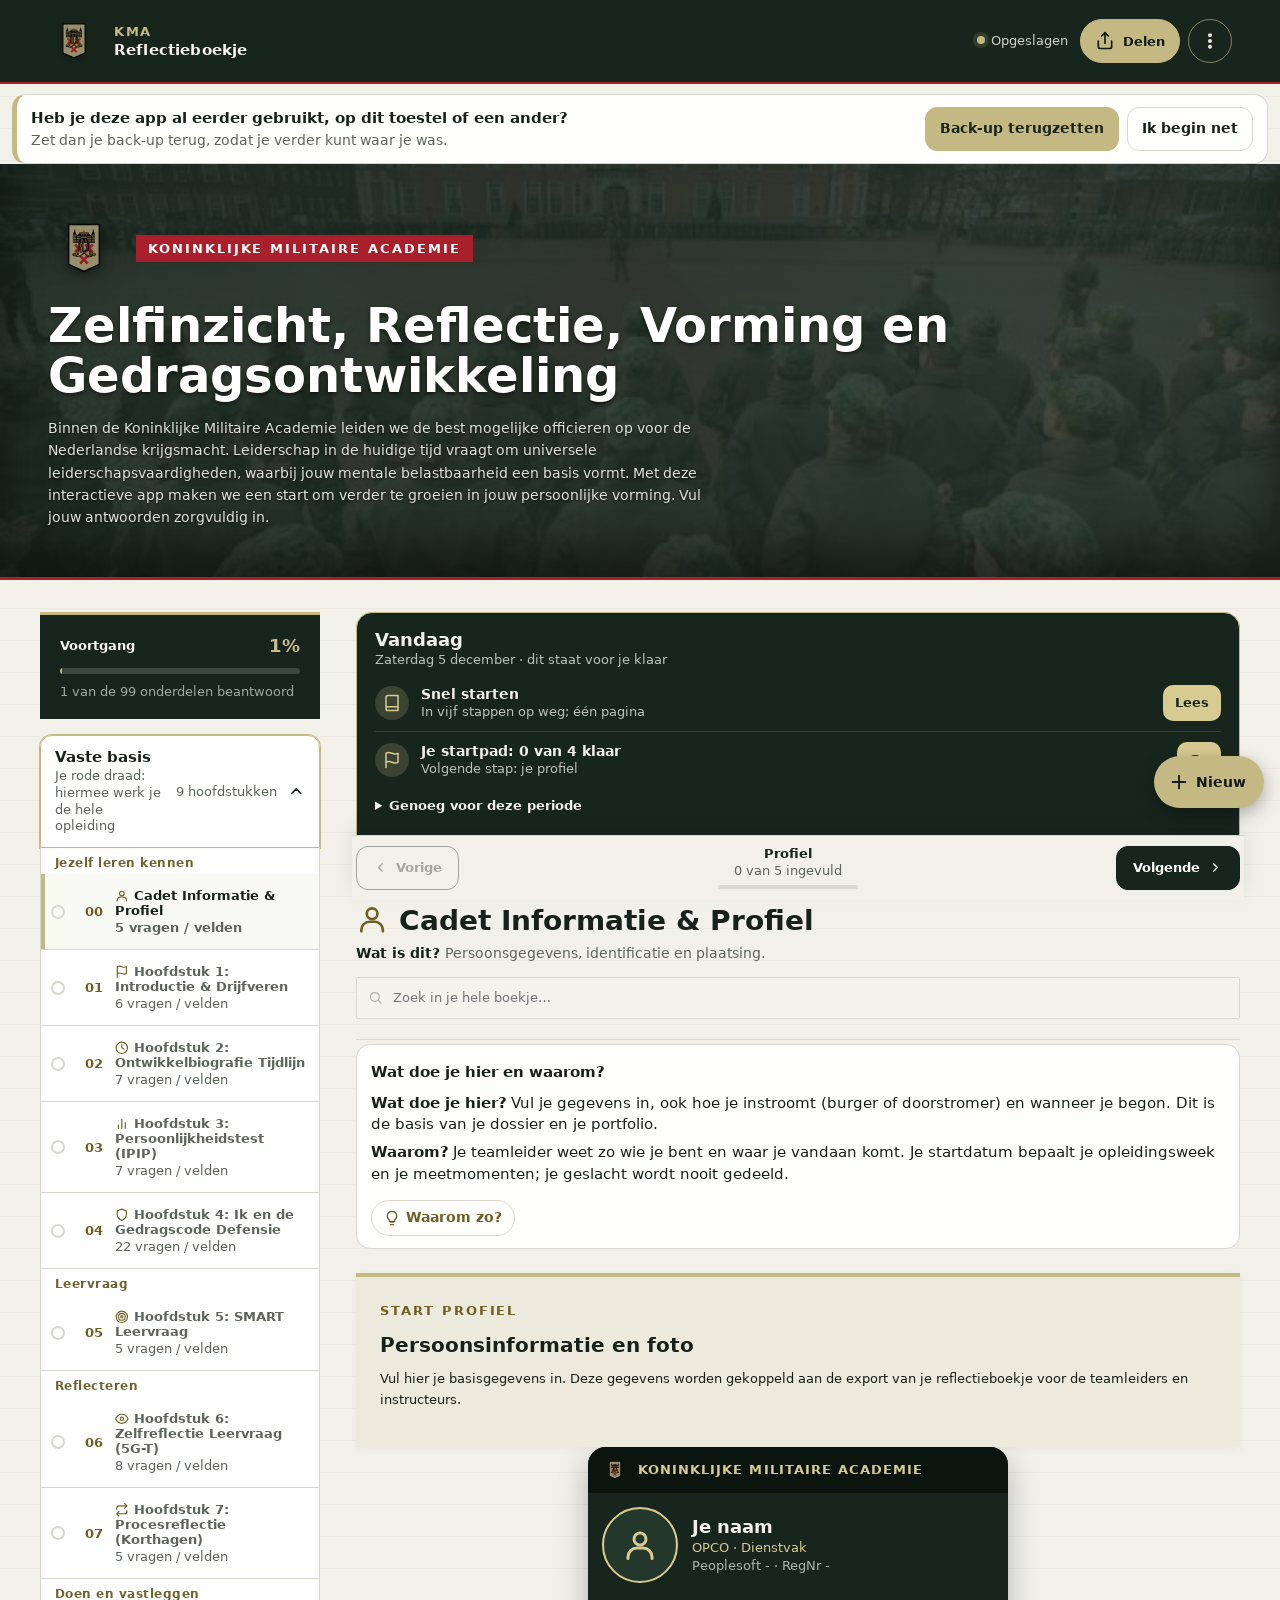
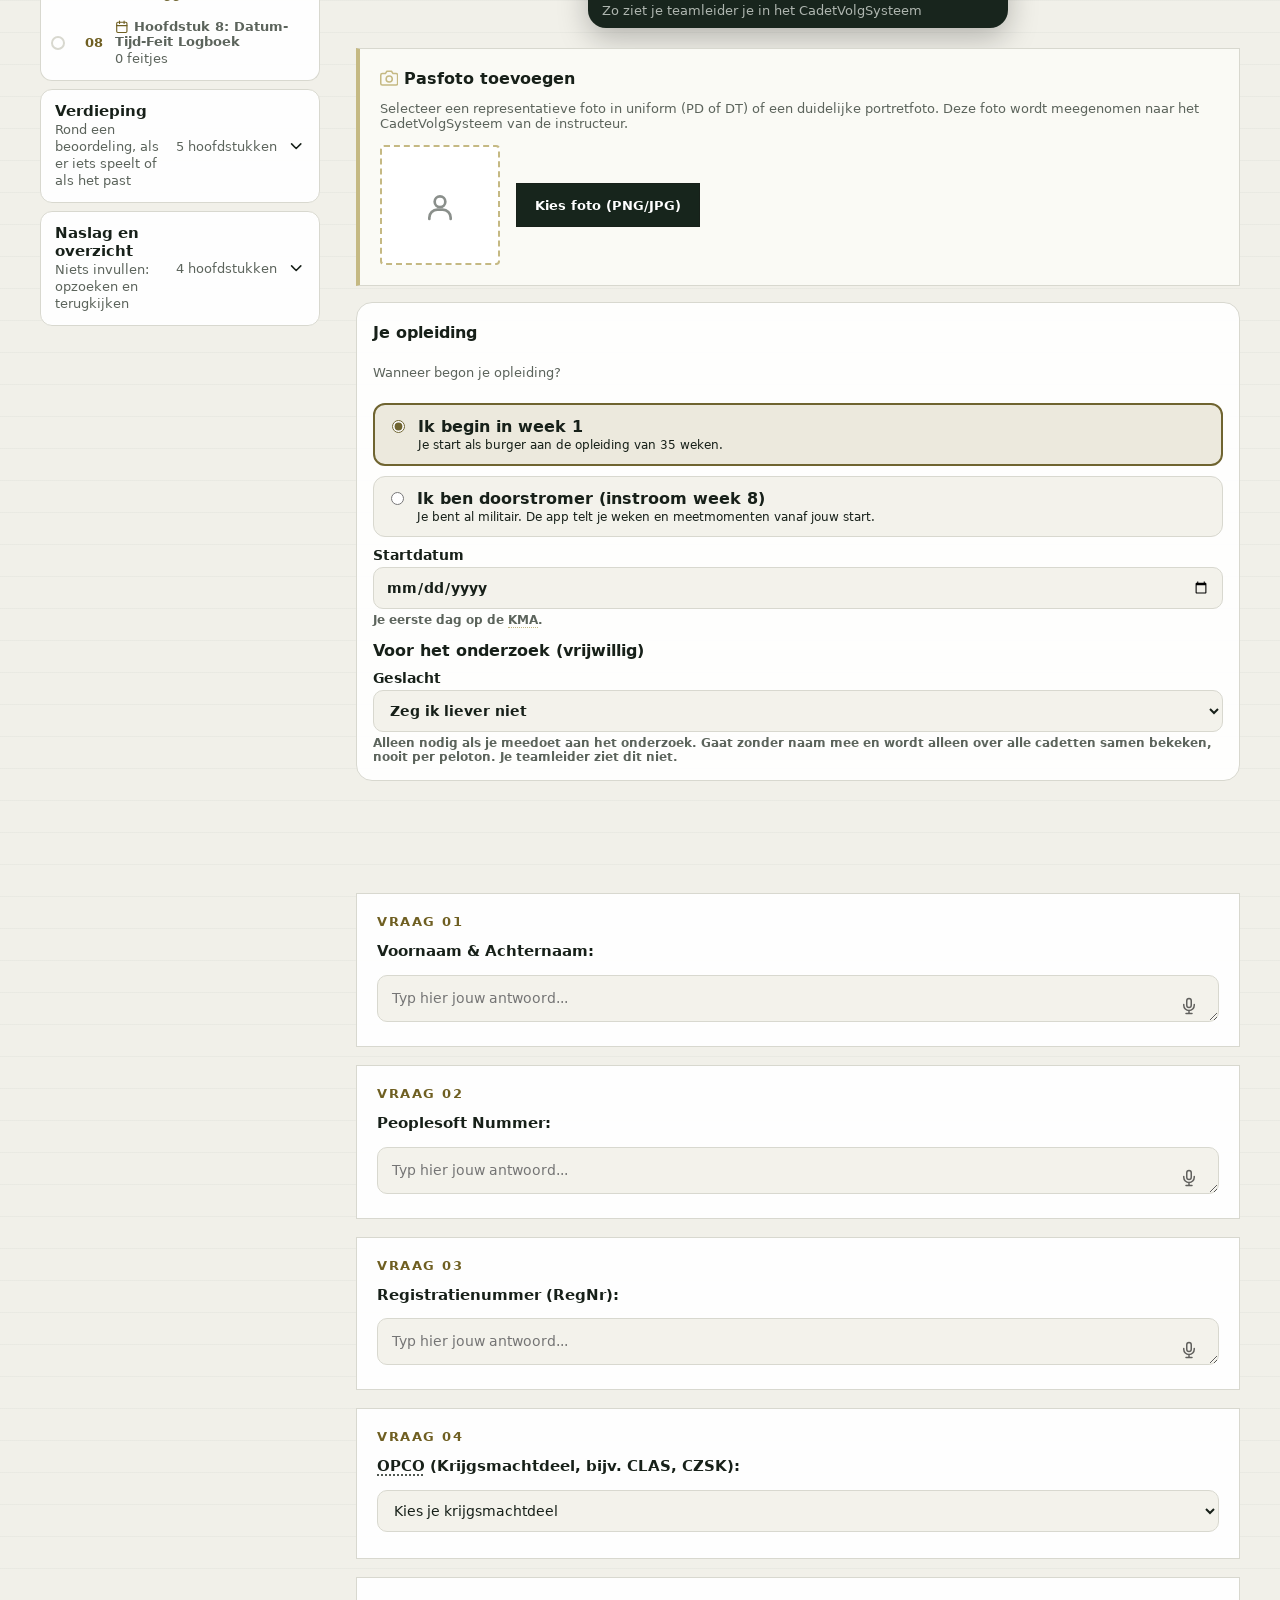
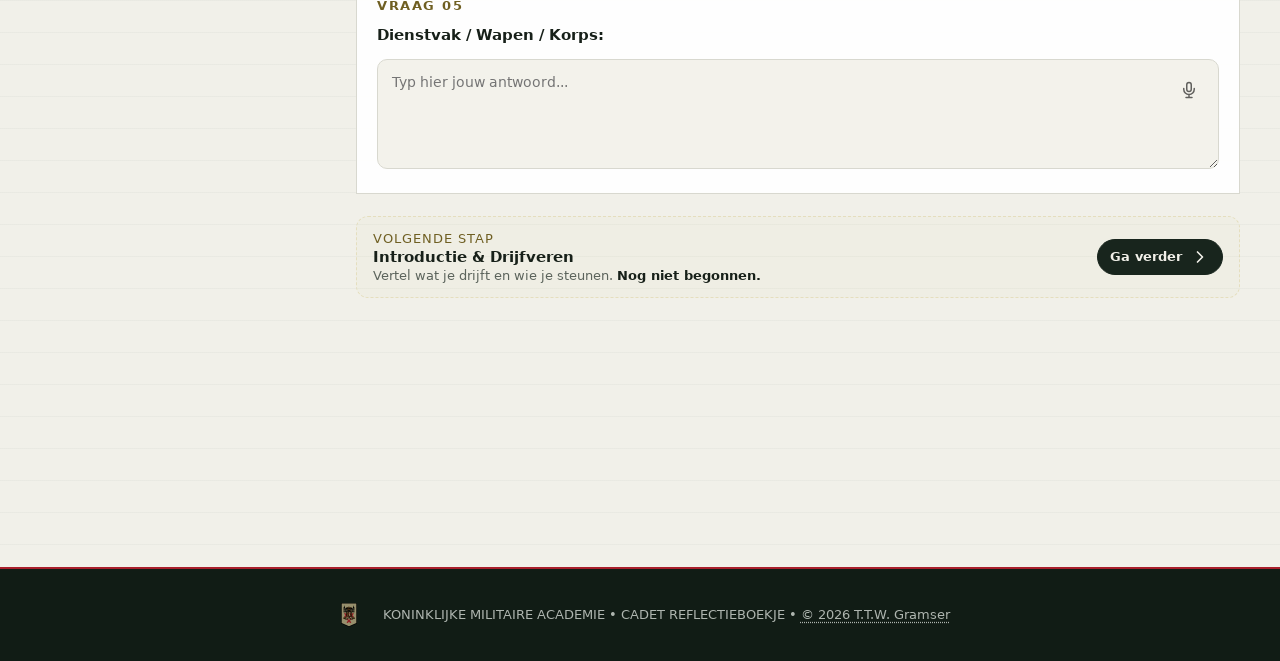
<file: reflectieboekje/index.html>
<!-- Copyright (c) 2026 T.T.W. Gramser. Gemaakt door T.T.W. Gramser. Alle rechten voorbehouden. -->
<!doctype html>
<html lang="nl">
  <head>
    <meta http-equiv="Content-Security-Policy" content="default-src 'self'; script-src 'self' 'unsafe-inline'; style-src 'self' 'unsafe-inline'; img-src 'self' data: blob:; media-src 'self' data: blob:; font-src 'self' data:; connect-src 'self'; worker-src 'self' blob:; frame-src 'self' blob: data:; manifest-src 'self'; object-src 'none'; base-uri 'self'; form-action 'none'">
    <link rel="manifest" href="manifest.webmanifest">
    <meta name="theme-color" content="#0c140f">
    <meta name="apple-mobile-web-app-capable" content="yes">
    <meta name="mobile-web-app-capable" content="yes">
    <meta name="apple-mobile-web-app-status-bar-style" content="black-translucent">
    <link rel="apple-touch-icon" href="apple-touch-icon.png">
    <script src="kma-web.js"></script>
    <script src="kma-web-veilig.js" defer></script>
    <link rel="stylesheet" href="fonts/fonts.css" />
    <script src="kma-bridge.js"></script>
    <script src="kma-html.js"></script>
    <script src="kma-5gt.js"></script>
    <script src="kma-patterns.js"></script>
    <script src="kma-transfer.js"></script>
    <script src="kma-gegevens.js"></script>
    <script src="kma-opco.js"></script>
    <meta charset="UTF-8" />
    <meta name="viewport" content="width=device-width, initial-scale=1.0" />
    <title>KMA - Reflectieboekje</title>
    <style>
      /* Fonts are bundled in the app (fonts/fonts.css), so they also work offline */

      :root {
        --bg-main: #f1f0e9;
        --bg-card: rgba(255, 255, 255, 0.92);
        --bg-card-deep: #ece9dd;
        --bg-widget: #fafaf5;
        --bg-input: #f3f2eb;   /* invulvakken: iets minder wit, past bij het thema (4.30) */
        --text-primary: #172019;
        --text-muted: #5c645c;
        --header-bg: #18251d;
        --accent-red: #a91f2b;
        --accent-gold: #c5b983;
        --accent-red-text: #a91f2b;   /* rode tekst: genoeg contrast (WCAG) */
        --accent-gold-text: #6f6430;  /* gouden tekst op licht: genoeg contrast */
        --border-color: #d8d8cf;
      }

      body.dark-theme {
        --bg-main: #111a14;
        --bg-card: rgba(24, 37, 29, 0.88);
        --bg-card-deep: #1b2a20;
        --bg-widget: #18261e;
        --bg-input: #142019;
        --text-primary: #f1f0e9;
        --text-muted: #aeb5af;
        --header-bg: #0c140f;
        --accent-red: #c82837;
        --accent-gold: #d8cb92;
        --accent-red-text: #ec7680;
        --accent-gold-text: #d8cb92;
        --tp-sum-text: #ec7680;
        --tp-form-text: #7fb3dc;
        --border-color: #2c3d31;
      }

      * { box-sizing: border-box; }
      html { scroll-behavior: smooth; }
      body { margin: 0; min-width: 320px; min-height: 100vh; font-family: 'KMA Tekst', system-ui, sans-serif; background: var(--bg-main); color: var(--text-primary); transition: background 300ms ease, color 300ms ease; }
      button, textarea, input, select { font: inherit; }
      button, a { -webkit-tap-highlight-color: transparent; }

      .app-shell {
        min-height: 100vh;
        background: linear-gradient(rgba(38, 49, 39, 0.035) 1px, transparent 1px), var(--bg-main);
        background-size: 100% 32px;
      }

      .site-header {
        min-height: 84px;
        height: auto;
        display: flex;
        align-items: center;
        justify-content: space-between;
        padding: 12px clamp(16px, 4vw, 48px);
        color: #f7f5ed;
        background: var(--header-bg);
        border-bottom: 2px solid var(--accent-red);
        position: relative;
        z-index: 100;
        gap: 16px;
        flex-wrap: wrap;
      }

      .brand { display: flex; align-items: center; gap: 14px; color: inherit; text-decoration: none; }
      .brand-logo {
        height: 52px;
        width: auto;
        object-fit: contain;
        filter: drop-shadow(0 2px 4px rgba(0,0,0,0.3));
      }
      .brand-copy { display: flex; flex-direction: column; gap: 2px; }
      .brand-copy span { color: var(--accent-gold); font-size: 13px; font-weight: 700; letter-spacing: 0.13em; text-transform: uppercase; }
      .brand-copy strong { font-family: 'KMA Tekst', sans-serif; font-size: 17px; letter-spacing: 0.01em; }

      /* Improved Grid Toolbar for Header Action Buttons */
      .header-actions {
        display: grid;
        grid-template-columns: repeat(auto-fit, minmax(90px, 1fr));
        gap: 8px;
        align-items: center;
        z-index: 101;
      }

      .save-status {
        display: flex; align-items: center; gap: 6px; color: #ccd1cc; font-size: 13px;
        grid-column: 1 / -1; justify-content: flex-end; margin-bottom: 2px;
      }
      .status-dot { width: 8px; height: 8px; border-radius: 50%; background: var(--accent-gold); box-shadow: 0 0 0 4px rgba(197, 185, 131, 0.15); transition: background 300ms ease; }
      .status-dot.saving { background: var(--kma-action); box-shadow: 0 0 0 4px rgba(197, 185, 131, 0.3); }

      .btn-header {
        padding: 8px 12px; border: 1px solid var(--accent-gold); color: var(--accent-gold); background: rgba(24, 37, 29, 0.9);
        font-size: 13px; font-weight: 700; cursor: pointer; border-radius: 4px; transition: all 160ms ease;
        touch-action: manipulation; text-align: center; white-space: nowrap;
      }
      .btn-header:hover, .btn-header:active { background: var(--accent-gold); color: #18251d; }

      .hero {
        position: relative;
        z-index: 1;
        padding: 48px clamp(16px, 4vw, 48px);
        color: white;
        background: linear-gradient(135deg, rgba(24, 37, 29, 0.9) 0%, rgba(40, 54, 44, 0.85) 100%),
                    url('kma-academie.jpg') center/cover no-repeat;
        border-bottom: 3px solid var(--accent-red);
        box-shadow: inset 0 -30px 40px rgba(0,0,0,0.4);
      }
      .hero-brand {
        display: flex;
        align-items: center;
        gap: 16px;
        margin-bottom: 16px;
      }
      .hero-logo {
        height: 72px;
        width: auto;
        object-fit: contain;
        filter: drop-shadow(0 3px 6px rgba(0,0,0,0.5));
      }
      .hero .eyebrow { display: inline-block; padding: 6px 12px; color: #fff; background: var(--accent-red); font-size: 13px; font-weight: 700; letter-spacing: 0.15em; text-transform: uppercase; }
      .hero h1 { margin: 0; font-family: 'KMA Tekst', sans-serif; font-size: clamp(28px, 5vw, 48px); font-weight: 600; line-height: 1.05;  text-shadow: 0 2px 4px rgba(0,0,0,0.5); }
      .hero-intro { max-width: 680px; margin: 16px 0 0; color: #e1e2dd; font-size: 14px; line-height: 1.6; text-shadow: 0 1px 2px rgba(0,0,0,0.5); }

      .workspace {
        width: min(1200px, calc(100% - 32px));
        display: grid;
        grid-template-columns: 280px minmax(0, 1fr);
        gap: 36px;
        margin: 0 auto;
        padding: 32px 0 60px;
        position: relative;
        z-index: 2;
      }

      .side-panel { align-self: start; position: sticky; top: 16px; }
      .progress-card { padding: 20px; background: #17251c; color: #f7f5ed; border-top: 3px solid var(--accent-gold); }
      .progress-heading { display: flex; align-items: center; justify-content: space-between; margin-bottom: 12px; font-size: 13px; font-weight: 600; }
      .progress-heading strong { color: #c9be8e; font-size: 18px; }
      .progress-track { height: 6px; background: rgba(255, 255, 255, 0.15); border-radius: 3px; overflow: hidden; }
      .progress-track span { display: block; height: 100%; background: var(--kma-action); transition: width 300ms ease; }
      .progress-card p { margin: 10px 0 0; color: #9da79f; font-size: 13px; }

      .step-nav { margin-top: 16px; border-top: 1px solid var(--border-color); }
      .step-link {
        width: 100%; display: flex; gap: 12px; align-items: center; padding: 14px 10px;
        border: 0; border-bottom: 1px solid var(--border-color); color: var(--text-muted); text-align: left; background: transparent; cursor: pointer; transition: all 160ms ease;
      }
      .step-link:hover { background: rgba(255, 255, 255, 0.4); color: var(--text-primary); }
      .step-link.active { color: var(--text-primary); background: var(--bg-card); box-shadow: inset 4px 0 var(--kma-action); font-weight: 600; }
      .step-number { color: var(--kma-action-text); font-family: 'KMA Tekst', sans-serif; font-size: 13px; font-weight: 700; }
      .step-copy { display: flex; flex-direction: column; gap: 2px; }
      .step-copy strong { font-family: 'KMA Tekst', sans-serif; font-size: 13px; }
      .step-copy small { color: var(--text-muted); font-size: 13px; }

      .section-heading { padding-bottom: 20px; border-bottom: 1px solid var(--border-color); }
      .section-heading h2 { margin: 0 0 8px; color: var(--text-primary); font-family: 'KMA Tekst', sans-serif; font-size: clamp(24px, 4vw, 36px); line-height: 1.1; }
      .section-heading p { margin: 0; color: var(--text-muted); font-size: 14px; }

      /* Search Filter Input */
      .search-box { margin-top: 16px; position: relative; display: flex; align-items: center; }
      .search-box input {
        width: 100%; padding: 10px 14px 10px 36px; border: 1px solid var(--border-color);
        background: var(--bg-input, var(--bg-card)); color: var(--text-primary); font-size: 13px; border-radius: 2px;
      }
      .search-box::before { content: ""; position: absolute; left: 12px; width: 15px; height: 15px; opacity: 0.6; background: url("data:image/svg+xml,%3Csvg xmlns='http://www.w3.org/2000/svg' viewBox='0 0 24 24' fill='none' stroke='%23888' stroke-width='2' stroke-linecap='round'%3E%3Ccircle cx='11' cy='11' r='7'/%3E%3Cpath d='M21 21l-4.35-4.35'/%3E%3C/svg%3E") no-repeat center / contain; }

      .guidance-card { position: relative; margin-top: 24px; padding: 24px; border-top: 4px solid var(--kma-action); color: var(--text-primary); background: var(--bg-card-deep); box-shadow: 0 2px 8px rgba(0,0,0,0.04); }
      .guidance-kicker { margin: 0 0 8px; color: var(--kma-action-text); font-size: 13px; font-weight: 700; letter-spacing: 0.15em; text-transform: uppercase; }
      .guidance-card h3 { margin: 0 0 12px; color: var(--text-primary); font-family: 'KMA Tekst', sans-serif; font-size: 20px; }
      .guidance-card p { margin: 0 0 12px; font-size: 13px; line-height: 1.6; }
      .guidance-emphasis { padding: 12px 14px; border-left: 2px solid #425648; background: rgba(255, 255, 255, 0.3); font-style: italic; }
      .guidance-list { margin: 16px 0; padding-left: 20px; font-size: 13px; line-height: 1.6; }
      .guidance-list li { margin-bottom: 8px; }

      .questions { display: grid; gap: 18px; margin-top: 24px; }
      .question-card { padding: 20px; border: 1px solid var(--border-color); background: var(--bg-card); transition: transform 160ms ease, box-shadow 160ms ease; position: relative; }
      .question-card:focus-within { transform: translateY(-2px); box-shadow: 0 6px 16px rgba(24,37,29,0.08); border-color: #3f5545; }
      .question-card.deepening { border-left: 4px solid var(--kma-action); background: var(--bg-card-deep); }
      .question-label { display: flex; align-items: center; justify-content: space-between; margin-bottom: 12px; color: var(--kma-action-text); font-size: 13px; font-weight: 700; letter-spacing: 0.12em; text-transform: uppercase; }
      .question-card label { display: block; margin-bottom: 12px; color: var(--text-primary); font-family: 'KMA Tekst', sans-serif; font-size: 15px; font-weight: 600; line-height: 1.45; }

      .textarea-wrapper { position: relative; }
      .question-card textarea {
        width: 100%; min-height: 110px; resize: vertical; padding: 12px 14px; padding-right: 40px;
        border: 1px solid var(--border-color); outline: none; color: var(--text-primary); background: var(--bg-input, var(--bg-widget)); font-size: 14px; line-height: 1.5;
      }
      .question-card textarea:focus { border-color: #3f5545; box-shadow: 0 0 0 3px rgba(63, 85, 69, 0.12); }

      .btn-mic {
        position: absolute; right: 10px; top: 10px; background: transparent; border: none; font-size: 18px; cursor: pointer; opacity: 0.6; transition: opacity 160ms ease;
      }
      .btn-mic:hover { opacity: 1.0; }
      .btn-mic.listening { opacity: 1.0; animation: pulse-mic 1s infinite; }
      @keyframes pulse-mic { 0% { transform: scale(1); } 50% { transform: scale(1.2); } 100% { transform: scale(1); } }

      /* Interactive Widgets */
      .widget-box { margin-top: 20px; padding: 20px; background: var(--bg-widget); border: 1px solid var(--border-color); border-left: 4px solid var(--accent-gold); }
      .widget-box h4 { margin: 0 0 12px; color: var(--text-primary); font-family: 'KMA Tekst', sans-serif; font-size: 16px; }

      .hexaco-grid { display: grid; grid-template-columns: repeat(auto-fit, minmax(220px, 1fr)); gap: 14px; margin-top: 14px; }
      .hexaco-item { padding: 12px; background: var(--bg-card); border: 1px solid var(--border-color); }
      .hexaco-item label { display: flex; justify-content: space-between; font-size: 13px; font-weight: 700; color: var(--text-primary); margin-bottom: 6px; }
      .hexaco-item input[type=range] { width: 100%; accent-color: var(--accent-red); cursor: pointer; }

      .swot-grid { display: grid; grid-template-columns: 1fr 1fr; gap: 12px; margin-top: 14px; }
      .swot-box { padding: 12px; border: 1px solid var(--border-color); background: var(--bg-card); }
      .swot-box h5 { margin: 0 0 6px; font-size: 13px; font-weight: 700; color: var(--kma-action-text); }
      .swot-box ul { margin: 0; padding-left: 18px; font-size: 13px; color: var(--text-primary); }

      .timeline-list { display: flex; flex-direction: column; gap: 8px; margin-top: 12px; }
      .timeline-entry { display: flex; align-items: center; justify-content: space-between; padding: 8px 12px; background: var(--bg-card); border: 1px solid var(--border-color); font-size: 13px; }
      .timeline-entry.top { border-left: 3px solid #18251d; }
      .timeline-entry.bottom { border-left: 3px solid var(--accent-red); }
      .timeline-form { display: flex; gap: 8px; flex-wrap: wrap; margin-top: 10px; }
      .timeline-form input, .timeline-form select { padding: 8px 10px; border: 1px solid var(--border-color); font-size: 13px; background: var(--bg-input, var(--bg-card)); color: var(--text-primary); }

      /* 5G-T Multi Case Manager */
      .cases-tabs { display: flex; flex-wrap: wrap; gap: 8px; margin-bottom: 16px; border-bottom: 2px solid var(--border-color); padding-bottom: 12px; }
      .case-tab {
        padding: 8px 14px; background: var(--bg-card-deep); border: 1px solid var(--border-color); color: var(--text-primary);
        font-size: 13px; font-weight: 600; cursor: pointer; border-radius: 3px; transition: all 160ms ease;
      }
      .case-tab.active { background: #18251d; color: #fff; border-color: #18251d; }
      .btn-add-case { padding: 8px 14px; background: var(--kma-action); color: var(--kma-action-ink); border: none; font-size: 13px; font-weight: 700; cursor: pointer; border-radius: 3px; }

      /* Jargon List Grid */
      .jargon-grid { display: grid; grid-template-columns: repeat(auto-fit, minmax(280px, 1fr)); gap: 14px; margin-top: 16px; }
      .jargon-card { padding: 14px; background: var(--bg-card); border: 1px solid var(--border-color); border-left: 3px solid var(--kma-action); }
      .jargon-card-header { display: flex; justify-content: space-between; align-items: center; margin-bottom: 6px; }
      .jargon-title { font-weight: 700; font-size: 14px; color: var(--text-primary); }
      .jargon-cat { font-size: 13px; font-weight: 700; padding: 2px 6px; background: var(--bg-card-deep); color: var(--kma-action-text); text-transform: uppercase; border-radius: 2px; }
      .jargon-def { font-size: 13px; color: var(--text-muted); line-height: 1.5; margin: 0; }

      /* Floating Action Buttons (FABs) */
      .fab-container {
        position: fixed; right: 20px; bottom: 20px; z-index: 990;
        display: flex; flex-direction: column; gap: 10px; align-items: flex-end;
      }
      .fab-btn {
        display: flex; align-items: center; gap: 8px; padding: 12px 18px;
        color: #fff; border: none; border-radius: 30px; font-size: 13px; font-weight: 700;
        cursor: pointer; box-shadow: 0 4px 16px rgba(0,0,0,0.3); transition: transform 160ms ease, background 160ms ease;
        touch-action: manipulation;
      }
      .fab-btn.ref5gt { background: #18251d; border: 1px solid var(--accent-gold); }
      .fab-btn:hover, .fab-btn:active { transform: scale(1.05); }

      /* Modal Overlay */
      .modal-overlay {
        position: fixed; inset: 0; z-index: 1000; background: rgba(0,0,0,0.65); backdrop-filter: blur(3px);
        display: none; align-items: center; justify-content: center; padding: 16px;
      }
      .modal-overlay.active { display: flex !important; }
      .modal-card {
        width: min(750px, 100%); max-height: 90vh; overflow-y: auto; background: var(--bg-main);
        border: 2px solid var(--accent-gold); padding: 24px; border-radius: 4px; box-shadow: 0 10px 30px rgba(0,0,0,0.4);
      }

      .pin-modal-overlay {
        position: fixed; inset: 0; z-index: 9999; background: #111c15; color: #fff;
        display: none; flex-direction: column; align-items: center; justify-content: center; padding: 24px; text-align: center;
      }
      .pin-modal-overlay.active { display: flex !important; }
      .pin-input-box {
        width: 180px; padding: 12px; font-size: 24px; letter-spacing: 0.3em; text-align: center;
        margin: 16px 0; border: 2px solid var(--accent-gold); background: #18251d; color: #fff; outline: none;
      }

      .hexaco-test-item { padding: 12px; border-bottom: 1px solid var(--border-color); background: var(--bg-card); }
      .hexaco-test-item label { display: block; font-size: 13px; font-weight: 600; margin-bottom: 8px; color: var(--text-primary); }
      .likert-options { display: flex; gap: 12px; flex-wrap: wrap; font-size: 13px; }
      .likert-options label { font-weight: normal; cursor: pointer; display: flex; align-items: center; gap: 4px; margin: 0; }

      .form-navigation { display: flex; justify-content: space-between; gap: 12px; margin-top: 28px; padding-top: 20px; border-top: 1px solid var(--border-color); }
      .button {
        min-height: 44px; display: inline-flex; align-items: center; justify-content: center; gap: 8px;
        padding: 0 18px; border: 1px solid var(--text-primary); font-size: 13px; font-weight: 700; cursor: pointer; transition: all 160ms ease;
      }
      .button.primary { color: white; background: #17251c; }
      .button.secondary { color: var(--text-primary); background: transparent; }
      .button.danger { color: var(--kma-warn-text); border-color: var(--kma-warn); background: transparent; }
      .button:disabled { opacity: 0.35; cursor: not-allowed; }

      footer {
        display: flex; align-items: center; justify-content: center; gap: 16px; padding: 28px 24px;
        color: #aeb5af; background: #111c15; font-size: 13px; text-align: center; border-top: 2px solid var(--accent-red);
      }

      /* Print View Styling */
      @media print {
        .site-header, .hero, .side-panel, .form-navigation, .fab-container, .btn-header, .search-box, .btn-mic { display: none !important; }
        .workspace { display: block; width: 100%; }
        .question-card, .widget-box, .guidance-card { page-break-inside: avoid; border: 1px solid #000; background: #fff !important; color: #000 !important; }
        textarea { border: 1px solid #000 !important; background: #fff !important; color: #000 !important; }
      }

      @media (max-width: 850px) {
        .workspace { grid-template-columns: minmax(0, 1fr); gap: 24px; }
        .side-panel, .side-panel * { min-width: 0; }
        .side-panel { position: static; }
        .step-nav { display: grid; grid-template-columns: repeat(2, 1fr); }
      }
      @media (max-width: 600px) {
        .step-nav { grid-template-columns: 1fr; }
        .form-navigation { flex-direction: column-reverse; }
        .button { width: 100%; }
        .header-actions { grid-template-columns: repeat(2, 1fr); }
        .fab-container { right: 16px; bottom: 16px; }
        .swot-grid { grid-template-columns: 1fr; }
      @keyframes spin { 0% { transform: rotate(0deg); } 100% { transform: rotate(360deg); } }
    </style>
    <script src="qrcode.min.js"></script>
      <link rel="stylesheet" href="kma-ui.css" />
    <link rel="stylesheet" href="kma-chapters.css" />
  </head>
  <body>
    <!-- PIN Verification Lock Screen -->
    <div class="pin-modal-overlay" id="pin-lock-screen">
      <img src="kma-embleem.svg" alt="KMA Embleem" style="height: 80px; margin-bottom: 16px;" />
      <h2 style="margin: 0 0 8px; font-family: 'KMA Tekst', sans-serif; color: var(--accent-gold);">KONINKLIJKE MILITAIRE ACADEMIE</h2>
      <p style="font-size: 14px; color: #ccc; margin: 0 0 16px;">Beveiligd Cadet Reflectieboekje. Voer je 4-cijferige PIN-code in:</p>
      <input type="password" id="pin-verify-input" maxlength="4" class="pin-input-box" placeholder="••••" />
      <div style="display:flex; gap:10px;">
        <button type="button" class="button primary" onclick="verifyPin()">Ontgrendelen 🔓</button>
      </div>
      <p id="pin-error-msg" style="color:var(--accent-red-text, var(--accent-red)); font-size:13px; margin-top:12px; display:none;">Onjuiste PIN-code. Probeer opnieuw.</p>
      <p class="kma-pin-web" style="font-size: 12px; color: #ccc; margin: 12px 16px 0; max-width: 360px; text-align: center; display: none;">Op de website is de pincode een slot tegen meekijken, geen versleuteling: je gegevens staan in deze browser. Gebruik op een gedeelde computer de app.</p>

    </div>

    <div class="app-shell">
      <header class="site-header">
        <a class="brand" href="#">
          <img src="kma-embleem.svg" alt="KMA Embleem" class="brand-logo" />
          <div class="brand-copy">
            <span>KMA</span>
            <strong>Reflectieboekje</strong>
          </div>
        </a>
        <div class="header-actions">
          <div class="save-status">
            <span class="status-dot" id="status-dot"></span>
            <span id="save-status-text">Opgeslagen</span>
          </div>
          <button type="button" class="btn-header" onclick="openKMASelfFormModal()" title="KMA Beoordelingsformulier (Zelfbeoordeling)">📑 Beoordelingsformulier</button>
          <button type="button" class="btn-header" onclick="openCadetQRModal()" title="Toon Snel Profiel QR Code voor Instructeur">📱 QR Code</button>
          <button type="button" class="btn-header" onclick="shareViaBluetoothNative()" title="Deel met Teamleider via Quick Share of Bluetooth">📶 Quick Share</button>
          <button type="button" class="btn-header" onclick="openPinSetupModal()" title="Beveiliging PIN Instellen">🔒 PIN</button>
          <button type="button" class="btn-header" onclick="toggleTheme()" title="Wissel Donkere/Lichte Modus">🌙 Modus</button>
          <button type="button" class="btn-header" onclick="openPrintPreview()" title="Opgemaakte Afdruk / PDF">🖨️ PDF</button>
          <button type="button" class="btn-header" onclick="triggerImportBackup()" title="Back-up terugzetten">📂 Terugzetten</button>
          <button type="button" class="btn-header" onclick="exportAnswers()" title="Alles Exporteren">📄 Export</button>
          <input type="file" id="file-import" accept=".json,.txt" style="display:none;" onchange="importBackupFile(event)" />
        </div>
      </header>

      <section class="hero">
        <div class="hero-brand">
          <img src="kma-embleem.svg" alt="KMA Embleem" class="hero-logo" />
          <span class="eyebrow">Koninklijke Militaire Academie</span>
        </div>
        <h1>Zelfinzicht, Reflectie, Vorming en Gedragsontwikkeling</h1>
        <p class="hero-intro">
          Binnen de Koninklijke Militaire Academie leiden we de best mogelijke officieren op voor de Nederlandse krijgsmacht. Leiderschap in de huidige tijd vraagt om universele leiderschapsvaardigheden, waarbij jouw mentale belastbaarheid een basis vormt. Met deze interactieve app maken we een start om verder te groeien in jouw persoonlijke vorming. Vul jouw antwoorden zorgvuldig in.
        </p>
      </section>

      <main class="workspace">
        <aside class="side-panel">
          <div class="progress-card">
            <div class="progress-heading">
              <span>Voortgang</span>
              <strong id="progress-percentage">0%</strong>
            </div>
            <div class="progress-track">
              <span id="progress-bar" style="width: 0%"></span>
            </div>
            <p id="progress-details">0 van de 85 onderdelen beantwoord</p>
          </div>

          <nav class="step-nav" id="step-nav"></nav>
        </aside>

        <section class="content-panel">
          <!-- Sticky Quick-Select Chapter Dropdown Menu -->
          <div style="display:flex; flex-wrap:wrap; gap:8px; justify-content:space-between; align-items:center; background:var(--bg-card); padding:10px 14px; border:1px solid var(--border-color); margin-bottom:16px; border-left:4px solid var(--kma-action);">
            <label for="quick-chapter-select" style="font-size:13px; color:var(--text-primary); font-weight:bold;">📑 Snelle Hoofdstukken Navigatie:</label>
            <select id="quick-chapter-select" onchange="goToStep(parseInt(this.value, 10))" style="max-width:100%; min-width:0; flex:1 1 200px; padding:8px 10px; border:1px solid var(--border-color); font-size:13px; background:var(--bg-widget); color:var(--text-primary); font-weight:bold;">
            </select>
          </div>

          <div class="section-heading">
            <h2 id="step-title">1. Introductie</h2>
            <p id="step-desc">Basisgegevens, gezinssituatie en woonsituatie.</p>

            <div class="search-box">
              <input type="text" id="search-input" aria-label="Zoek in je hele boekje" placeholder="🔍 Zoek trefwoord in vragen, antwoorden & begrippen..." oninput="filterQuestions(this.value)" />
            </div>
          </div>

          <div id="guidance-container"></div>
          <div id="widget-container"></div>
          <div class="questions" id="questions-container"></div>

          <div class="form-navigation" style="margin-bottom: 30px;">
            <button type="button" class="button secondary" id="btn-prev" onclick="changeStep(-1)">← Vorige</button>
            <div style="display:flex; gap:8px;">
              <button type="button" class="button danger" onclick="clearData()">Wissen</button>
              <button type="button" class="button primary" id="btn-next" onclick="changeStep(1)">Volgende →</button>
            </div>
          </div>
          <div style="height: 120px;"></div>
        </section>
      </main>

      <!-- Export Fallback Modal Overlay -->
      <div class="modal-overlay" id="export-modal">
        <div class="modal-card">
          <div style="display:flex; justify-content:space-between; align-items:center; margin-bottom:16px;">
            <h3 style="margin:0; color:var(--text-primary);" id="export-modal-title">📄 Exporteer Dossier</h3>
            <button type="button" style="background:transparent; color:var(--text-primary); border:1px solid var(--border-color); font-size:18px; cursor:pointer;" onclick="closeExportModal()">✕</button>
          </div>
          <p style="font-size:13px; color:var(--text-muted); margin-bottom:12px;">Hieronder zie je jouw geëxporteerde rapportage. Tik op de knop om de tekst te kopiëren of op te slaan:</p>
          <textarea id="export-modal-textarea" style="width:100%; min-height:250px; font-family:monospace; font-size:13px; padding:10px; border:1px solid var(--border-color); background:var(--bg-widget); color:var(--text-primary);" readonly></textarea>
          <div style="display:flex; justify-content:flex-end; gap:8px; margin-top:12px;">
            <button type="button" class="button secondary kma-btn-sluit" onclick="closeExportModal()">Sluiten</button>
            <button type="button" class="button primary" onclick="copyExportText()">📋 Kopieer naar Klembord</button>
          </div>
        </div>
      </div>

      <!-- QR Code Modal Overlay for Cadet -->
      <div class="modal-overlay" id="qr-modal">
        <div class="modal-card" style="width:min(580px, 98%); text-align:center; padding:32px;">
          <div style="display:flex; justify-content:space-between; align-items:center; margin-bottom:16px;">
            <h3 style="margin:0; font-size:22px; color:var(--text-primary);">📱 QR-code snel profiel</h3>
            <button type="button" style="background:transparent; color:var(--text-primary); border:1px solid var(--border-color); font-size:22px; cursor:pointer;" onclick="closeCadetQRModal()">✕</button>
          </div>
          <p style="font-size:14px; color:var(--text-muted); margin-bottom:20px;">Laat deze grote QR-code scannen door jouw Teamleider of Senior-instructeur op het CadetVolgSysteem om je profiel direct over te dragen:</p>
          <div id="qrcode-container" style="display:flex; justify-content:center; align-items:center; padding:18px; background:#ffffff; border-radius:12px; width:320px; height:320px; margin:0 auto 20px; box-shadow:0 6px 20px rgba(0,0,0,0.25);"></div>
          <p id="qr-cadet-name" style="font-weight:bold; font-size:16px; color:var(--accent-gold); margin-bottom:20px;"></p>
          <button type="button" class="button secondary kma-btn-sluit" style="width:100%; padding:14px; font-size:14px;" onclick="closeCadetQRModal()">Sluiten</button>
        </div>
      </div>

      <!-- HEXACO Interactive Questionnaire Modal (Self & Observer 360) -->
      <div class="modal-overlay" id="hexaco-test-modal">
        <div class="modal-card">
          <div style="display:flex; justify-content:space-between; align-items:center; margin-bottom:16px; border-bottom:2px solid var(--accent-red); padding-bottom:12px;">
            <div>
              <h3 style="margin:0; color:var(--text-primary);">📊 Persoonlijkheidstest</h3>
              <small style="color:var(--text-muted);">Inclusief Zelfbeoordeling & 360° Observators</small>
            </div>
            <button type="button" style="background:transparent; color:var(--text-primary); border:1px solid var(--border-color); font-size:18px; cursor:pointer;" onclick="closeHexacoTestModal()">✕</button>
          </div>

          <div style="display:flex; gap:10px; margin-bottom:16px; border-bottom:1px solid var(--border-color); padding-bottom:8px;">
            <button type="button" class="button primary" id="tab-self-btn" onclick="switchHexacoTab('self')">👤 Zelfbeoordeling </button>
            <button type="button" class="button secondary" id="tab-obs-btn" onclick="switchHexacoTab('obs')">👥 360° Observator(s)</button>
          </div>

          <!-- Self Test Container -->
          <div id="hexaco-self-container">
            <p style="font-size:13px; color:var(--text-muted); margin-bottom:12px;">Beantwoord de stellingen eerlijk op een schaal van 1 (Helemaal mee oneens) tot 5 (Helemaal mee eens):</p>
            <div id="hexaco-self-questions-list" style="max-height:50vh; overflow-y:auto; margin-bottom:16px;"></div>
            <div style="display:flex; justify-content:space-between; align-items:center;">
              <span id="hexaco-self-progress" style="font-size:13px; font-weight:bold; color:var(--accent-red-text, var(--accent-red));">0 van 96 vragen ingevuld</span>
              <button type="button" class="button primary" onclick="calculateHexacoSelfScores()">Bereken mijn profiel & SWOT 🎯</button>
            </div>
          </div>

          <!-- Observer Container -->
          <div id="hexaco-obs-container" style="display:none;">
            <div style="background:var(--bg-card); padding:14px; border:1px solid var(--border-color); margin-bottom:16px;">
              <h5 style="margin:0 0 10px; font-size:13px;">+ Nieuwe Observator Toevoegen (bijv. Mede-cadet, Instructeur, Partner)</h5>
              <div style="display:flex; gap:10px; flex-wrap:wrap; margin-bottom:10px;">
                <input type="text" id="obs-name-input" placeholder="Naam observator (bijv. Cadet Jansen)" style="flex:1; min-width:180px; padding:8px; border:1px solid var(--border-color); font-size:13px;" />
                <select id="obs-role-input" style="padding:8px; border:1px solid var(--border-color); font-size:13px;">
                  <option value="Mede-cadet / Peer">Mede-cadet / Peer</option>
                  <option value="Instructeur / GC">Instructeur / GC</option>
                  <option value="Partner / Familie">Partner / Familie</option>
                  <option value="Vriend / Bekende">Vriend / Bekende</option>
                </select>
              </div>
              <button type="button" class="button primary" onclick="addObserverProfile()">Start Observator Test 📝</button>
            </div>

            <div id="obs-questions-section" style="display:none; margin-bottom:16px; border-top:2px solid var(--accent-gold); padding-top:12px;">
              <h5 id="active-obs-title" style="margin:0 0 8px; color:var(--accent-red-text, var(--accent-red));">📝 Observatortest Invullen</h5>
              <div id="obs-questions-list" style="max-height:45vh; overflow-y:auto; margin-bottom:12px;"></div>
              <button type="button" class="button primary" onclick="saveObserverTestAnswers()">Opslaan & Bereken Observator Uitslag 🎯</button>
            </div>

            <div id="obs-profiles-list" style="display:grid; gap:10px;"></div>
          </div>
        </div>
      </div>

      <!-- PIN Setup Modal -->
      <div class="modal-overlay" id="pin-setup-modal">
        <div class="modal-card" style="width:min(450px, 100%);">
          <div style="display:flex; justify-content:space-between; align-items:center; margin-bottom:16px;">
            <h3 style="margin:0; color:var(--text-primary);">🔒 PIN-beveiliging instellen</h3>
            <button type="button" style="background:transparent; color:var(--text-primary); border:1px solid var(--border-color); font-size:18px; cursor:pointer;" onclick="closePinSetupModal()">✕</button>
          </div>
          <p style="font-size:13px; color:var(--text-muted); margin-bottom:14px;">Stel een 4-cijferige PIN-code in om je persoonlijke reflecties af te schermen.</p>

          <div style="margin-bottom:14px; text-align:center;">
            <input type="password" id="new-pin-input" maxlength="4" class="pin-input-box" placeholder="••••" />
          </div>
          <div style="display:flex; justify-content:space-between; gap:8px;">
            <button type="button" class="button danger" onclick="removePin()">PIN verwijderen</button>
            <div style="display:flex; gap:8px;">
              <button type="button" class="button secondary kma-btn-sluit" onclick="closePinSetupModal()">Annuleren</button>
              <button type="button" class="button primary" onclick="saveNewPin()">PIN opslaan</button>
            </div>
          </div>
        </div>
      </div>

      <!-- Print / PDF Report Preview Modal -->
      <div class="modal-overlay" id="print-modal">
        <div class="modal-card" style="width:min(850px, 100%);">
          <div style="display:flex; justify-content:space-between; align-items:center; margin-bottom:16px;">
            <h3 style="margin:0; color:var(--text-primary);">🖨️ KMA Reflectie Rapportage & Afdrukweergave</h3>
            <div style="display:flex; gap:8px;">
              <button type="button" class="button primary" onclick="triggerNativePrintPDF()">🖨️ Opslaan als PDF / Afdrukken</button>
              <button type="button" class="button secondary kma-btn-sluit" onclick="closePrintPreview()">Sluiten</button>
            </div>
          </div>
          <div id="print-preview-content" style="background:#fff; color:#000; padding:24px; border:1px solid #ccc; font-size:13px; line-height:1.6;">
            <!-- Generated Report Preview -->
          </div>
        </div>
      </div>

      <!-- KMA Beoordelingsformulier (Zelfbeoordeling) Modal -->
    <div class="modal-overlay" id="kma-self-form-modal">
      <div class="modal-card" style="max-width:1000px; width:96vw; max-height:92vh; border:2px solid var(--accent-gold); box-shadow:0 12px 40px rgba(0,0,0,0.8);">

        <!-- Modal Header -->
        <div style="display:flex; justify-content:space-between; align-items:center; border-bottom:2px solid var(--accent-gold); padding-bottom:14px; margin-bottom:16px;">
          <div style="display:flex; align-items:center; gap:12px;">
            <img src="kma-embleem.svg" style="height:44px; object-fit:contain;" alt="KMA Embleem" />
            <div>
              <h2 style="margin:0; font-family:'KMA Tekst', sans-serif; font-size:20px; color:var(--accent-gold); text-transform:uppercase; letter-spacing:0.5px;">KONINKLIJKE MILITAIRE ACADEMIE</h2>
              <div style="display:flex; align-items:center; gap:8px; margin-top:2px;">
                <span style="background:var(--accent-gold); color:#000; font-size:10px; padding:2px 8px; font-weight:bold; border-radius:3px;">ZELF BEOORDELING</span>
                <span style="font-size:12px; color:var(--text-primary); font-weight:600;">KMA Beoordelingsformulier (Zelfbeoordeling)</span>
              </div>
            </div>
          </div>
          <button style="background:var(--accent-red); color:#fff; border:none; font-size:18px; width:38px; height:38px; border-radius:50%; cursor:pointer; font-weight:bold; display:flex; align-items:center; justify-content:center;" onclick="closeKMASelfFormModal()" title="Sluiten">✕</button>
        </div>

        <div style="overflow-y:auto; flex:1; padding-right:6px; display:grid; gap:16px;">

          <!-- Section 1: Algemene Gegevens -->
          <div style="background:var(--bg-widget); padding:16px; border:1px solid var(--border-color); border-left:4px solid var(--accent-gold); border-radius:6px;">
            <h3 style="color:var(--accent-gold); margin:0 0 12px; font-size:16px;">📋 1. Algemene gegevens cadet</h3>
            <div style="display:grid; grid-template-columns:repeat(auto-fit, minmax(220px, 1fr)); gap:10px;">
              <div>
                <label style="font-size:11px; font-weight:bold; color:var(--text-muted); display:block; margin-bottom:3px;">Naam cadet:</label>
                <input type="text" id="kma-self-name" style="width:100%; padding:8px 10px; background:var(--bg-main); color:var(--text-primary); border:1px solid var(--border-color); border-radius:4px; font-weight:bold; font-size:13px;" />
              </div>
              <div>
                <label style="font-size:11px; font-weight:bold; color:var(--text-muted); display:block; margin-bottom:3px;">Peoplesoft ID:</label>
                <input type="text" id="kma-self-peoplesoft" style="width:100%; padding:8px 10px; background:var(--bg-main); color:var(--text-primary); border:1px solid var(--border-color); border-radius:4px; font-size:13px;" />
              </div>
              <div>
                <label style="font-size:11px; font-weight:bold; color:var(--text-muted); display:block; margin-bottom:3px;">Registratienummer (RegNr):</label>
                <input type="text" id="kma-self-regnr" style="width:100%; padding:8px 10px; background:var(--bg-main); color:var(--text-primary); border:1px solid var(--border-color); border-radius:4px; font-size:13px;" />
              </div>
              <div>
                <label style="font-size:11px; font-weight:bold; color:var(--text-muted); display:block; margin-bottom:3px;">OPCO (Krijgsmachtdeel):</label>
                <input type="text" id="kma-self-opco" style="width:100%; padding:8px 10px; background:var(--bg-main); color:var(--text-primary); border:1px solid var(--border-color); border-radius:4px; font-size:13px;" />
              </div>
              <div>
                <label style="font-size:11px; font-weight:bold; color:var(--text-muted); display:block; margin-bottom:3px;">Groep / Peloton:</label>
                <select id="kma-self-group" style="width:100%; padding:8px 10px; background:var(--bg-main); color:var(--text-primary); border:1px solid var(--border-color); border-radius:4px; font-size:13px;">
                  <option value="ALFA">ALFA Groep</option>
                  <option value="BRAVO">BRAVO Groep</option>
                  <option value="CHARLIE">CHARLIE Groep</option>
                  <option value="DELTA">DELTA Groep</option>
                </select>
              </div>
              <div>
                <label style="font-size:11px; font-weight:bold; color:var(--text-muted); display:block; margin-bottom:3px;">Datum zelfbeoordeling:</label>
                <input type="date" id="kma-self-datum" style="width:100%; padding:8px 10px; background:var(--bg-main); color:var(--text-primary); border:1px solid var(--border-color); border-radius:4px; font-size:13px;" />
              </div>
            </div>
          </div>

          <!-- Section 2: Zelfbeoordeling per Basiswaarde (4 V's) -->
          <div style="background:var(--bg-widget); padding:16px; border:1px solid var(--border-color); border-radius:6px;">
            <div style="display:flex; justify-content:space-between; align-items:center; flex-wrap:wrap; margin-bottom:10px;">
              <h3 style="color:var(--accent-gold); margin:0; font-size:16px;">2. Zelfbeoordeling per Basiswaarde (4 V's): Niveau 1 &amp; 2</h3>
              <span style="font-size:11px; color:var(--text-muted);">Inschatting: <strong style="color:var(--accent-red-text, var(--accent-red));">0</strong> = Onvoldoende | <strong style="color:var(--accent-gold);">1</strong> = Voldoende (Norm) | <strong style="color:#28a745;">2</strong> = Goed (Boven norm)</span>
            </div>

            <!-- V1: Verbondenheid -->
            <div style="background:var(--bg-card-deep); padding:12px; border-left:4px solid var(--accent-red); border-radius:6px; margin-bottom:12px;">
              <h4 style="margin:0 0 8px; color:var(--accent-gold); font-size:15px;">🤝 1. VERBONDENHEID</h4>
              <div style="display:grid; grid-template-columns:repeat(auto-fit, minmax(220px, 1fr)); gap:10px; margin-bottom:10px;">
                <div style="background:var(--bg-main); padding:8px 10px; border:1px solid var(--border-color); border-radius:4px;">
                  <div style="display:flex; justify-content:space-between; align-items:center;">
                    <span style="font-size:12px; font-weight:bold; color:var(--accent-gold);">Niveau 1:</span>
                    <select id="kma-self-v1-n1" style="padding:2px 8px; background:var(--bg-widget); color:var(--text-primary); border:1px solid var(--accent-gold); border-radius:4px; font-weight:bold; font-size:12px; width:65px;">
                      <option value="1">1</option>
                      <option value="2">2</option>
                      <option value="0">0</option>
                    </select>
                  </div>
                  <p style="font-size:10px; color:var(--text-muted); margin:4px 0 0;">Kameraadschap &amp; groepsgeest.</p>
                </div>
                <div style="background:var(--bg-main); padding:8px 10px; border:1px solid var(--border-color); border-radius:4px;">
                  <div style="display:flex; justify-content:space-between; align-items:center;">
                    <span style="font-size:12px; font-weight:bold; color:var(--accent-gold);">Niveau 2:</span>
                    <select id="kma-self-v1-n2" style="padding:2px 8px; background:var(--bg-widget); color:var(--text-primary); border:1px solid var(--accent-gold); border-radius:4px; font-weight:bold; font-size:12px; width:65px;">
                      <option value="1">1</option>
                      <option value="2">2</option>
                      <option value="0">0</option>
                    </select>
                  </div>
                  <p style="font-size:10px; color:var(--text-muted); margin:4px 0 0;">Groepsverbinding onder druk.</p>
                </div>
              </div>
              <textarea id="kma-self-v1-text" placeholder="Jouw feitelijke DTF onderbouwing &amp; voorbeelden voor Verbondenheid..." style="width:100%; min-height:55px; padding:6px 8px; background:var(--bg-main); color:var(--text-primary); border:1px solid var(--border-color); border-radius:4px; font-size:12px;"></textarea>
            </div>

            <!-- V2: Veiligheid -->
            <div style="background:var(--bg-card-deep); padding:12px; border-left:4px solid var(--accent-red); border-radius:6px; margin-bottom:12px;">
              <h4 style="margin:0 0 8px; color:var(--accent-gold); font-size:15px;">🛡️ 2. VEILIGHEID</h4>
              <div style="display:grid; grid-template-columns:repeat(auto-fit, minmax(220px, 1fr)); gap:10px; margin-bottom:10px;">
                <div style="background:var(--bg-main); padding:8px 10px; border:1px solid var(--border-color); border-radius:4px;">
                  <div style="display:flex; justify-content:space-between; align-items:center;">
                    <span style="font-size:12px; font-weight:bold; color:var(--accent-gold);">Niveau 1:</span>
                    <select id="kma-self-v2-n1" style="padding:2px 8px; background:var(--bg-widget); color:var(--text-primary); border:1px solid var(--accent-gold); border-radius:4px; font-weight:bold; font-size:12px; width:65px;">
                      <option value="1">1</option>
                      <option value="2">2</option>
                      <option value="0">0</option>
                    </select>
                  </div>
                  <p style="font-size:10px; color:var(--text-muted); margin:4px 0 0;">Naleven veiligheidsnormen &amp; grenzen.</p>
                </div>
                <div style="background:var(--bg-main); padding:8px 10px; border:1px solid var(--border-color); border-radius:4px;">
                  <div style="display:flex; justify-content:space-between; align-items:center;">
                    <span style="font-size:12px; font-weight:bold; color:var(--accent-gold);">Niveau 2:</span>
                    <select id="kma-self-v2-n2" style="padding:2px 8px; background:var(--bg-widget); color:var(--text-primary); border:1px solid var(--accent-gold); border-radius:4px; font-weight:bold; font-size:12px; width:65px;">
                      <option value="1">1</option>
                      <option value="2">2</option>
                      <option value="0">0</option>
                    </select>
                  </div>
                  <p style="font-size:10px; color:var(--text-muted); margin:4px 0 0;">Proactief ingrijpen bij onveiligheid.</p>
                </div>
              </div>
              <textarea id="kma-self-v2-text" placeholder="Jouw feitelijke DTF onderbouwing &amp; voorbeelden voor Veiligheid..." style="width:100%; min-height:55px; padding:6px 8px; background:var(--bg-main); color:var(--text-primary); border:1px solid var(--border-color); border-radius:4px; font-size:12px;"></textarea>
            </div>

            <!-- V3: Vertrouwen -->
            <div style="background:var(--bg-card-deep); padding:12px; border-left:4px solid var(--accent-red); border-radius:6px; margin-bottom:12px;">
              <h4 style="margin:0 0 8px; color:var(--accent-gold); font-size:15px;">🔒 3. VERTROUWEN</h4>
              <div style="display:grid; grid-template-columns:repeat(auto-fit, minmax(220px, 1fr)); gap:10px; margin-bottom:10px;">
                <div style="background:var(--bg-main); padding:8px 10px; border:1px solid var(--border-color); border-radius:4px;">
                  <div style="display:flex; justify-content:space-between; align-items:center;">
                    <span style="font-size:12px; font-weight:bold; color:var(--accent-gold);">Niveau 1:</span>
                    <select id="kma-self-v3-n1" style="padding:2px 8px; background:var(--bg-widget); color:var(--text-primary); border:1px solid var(--accent-gold); border-radius:4px; font-weight:bold; font-size:12px; width:65px;">
                      <option value="1">1</option>
                      <option value="2">2</option>
                      <option value="0">0</option>
                    </select>
                  </div>
                  <p style="font-size:10px; color:var(--text-muted); margin:4px 0 0;">Integriteit &amp; stipt afspraken nakomen.</p>
                </div>
                <div style="background:var(--bg-main); padding:8px 10px; border:1px solid var(--border-color); border-radius:4px;">
                  <div style="display:flex; justify-content:space-between; align-items:center;">
                    <span style="font-size:12px; font-weight:bold; color:var(--accent-gold);">Niveau 2:</span>
                    <select id="kma-self-v3-n2" style="padding:2px 8px; background:var(--bg-widget); color:var(--text-primary); border:1px solid var(--accent-gold); border-radius:4px; font-weight:bold; font-size:12px; width:65px;">
                      <option value="1">1</option>
                      <option value="2">2</option>
                      <option value="0">0</option>
                    </select>
                  </div>
                  <p style="font-size:10px; color:var(--text-muted); margin:4px 0 0;">Vertrouwensopbouw &amp; herstel bij wrijving.</p>
                </div>
              </div>
              <textarea id="kma-self-v3-text" placeholder="Jouw feitelijke DTF onderbouwing &amp; voorbeelden voor Vertrouwen..." style="width:100%; min-height:55px; padding:6px 8px; background:var(--bg-main); color:var(--text-primary); border:1px solid var(--border-color); border-radius:4px; font-size:12px;"></textarea>
            </div>

            <!-- V4: Verantwoordelijkheid -->
            <div style="background:var(--bg-card-deep); padding:12px; border-left:4px solid var(--accent-red); border-radius:6px;">
              <h4 style="margin:0 0 8px; color:var(--accent-gold); font-size:15px;">⚖️ 4. VERANTWOORDELIJKHEID</h4>
              <div style="display:grid; grid-template-columns:repeat(auto-fit, minmax(220px, 1fr)); gap:10px; margin-bottom:10px;">
                <div style="background:var(--bg-main); padding:8px 10px; border:1px solid var(--border-color); border-radius:4px;">
                  <div style="display:flex; justify-content:space-between; align-items:center;">
                    <span style="font-size:12px; font-weight:bold; color:var(--accent-gold);">Niveau 1:</span>
                    <select id="kma-self-v4-n1" style="padding:2px 8px; background:var(--bg-widget); color:var(--text-primary); border:1px solid var(--accent-gold); border-radius:4px; font-weight:bold; font-size:12px; width:65px;">
                      <option value="1">1</option>
                      <option value="2">2</option>
                      <option value="0">0</option>
                    </select>
                  </div>
                  <p style="font-size:10px; color:var(--text-muted); margin:4px 0 0;">Eigenaarschap &amp; accepteren feedback.</p>
                </div>
                <div style="background:var(--bg-main); padding:8px 10px; border:1px solid var(--border-color); border-radius:4px;">
                  <div style="display:flex; justify-content:space-between; align-items:center;">
                    <span style="font-size:12px; font-weight:bold; color:var(--accent-gold);">Niveau 2:</span>
                    <select id="kma-self-v4-n2" style="padding:2px 8px; background:var(--bg-widget); color:var(--text-primary); border:1px solid var(--accent-gold); border-radius:4px; font-weight:bold; font-size:12px; width:65px;">
                      <option value="1">1</option>
                      <option value="2">2</option>
                      <option value="0">0</option>
                    </select>
                  </div>
                  <p style="font-size:10px; color:var(--text-muted); margin:4px 0 0;">Leiding nemen &amp; groepsverantwoording.</p>
                </div>
              </div>
              <textarea id="kma-self-v4-text" placeholder="Jouw feitelijke DTF onderbouwing &amp; voorbeelden voor Verantwoordelijkheid..." style="width:100%; min-height:55px; padding:6px 8px; background:var(--bg-main); color:var(--text-primary); border:1px solid var(--border-color); border-radius:4px; font-size:12px;"></textarea>
            </div>
          </div>

          <!-- Section 3: Zelf-Inschatting Eindoordeel & SMART Doelen -->
          <div style="background:var(--bg-widget); padding:16px; border:1px solid var(--border-color); border-radius:6px;">
            <h3 style="color:var(--accent-gold); margin:0 0 12px; font-size:16px;">3. Zelf-Inschatting Eindoordeel &amp; SMART Ontwikkeldoelen</h3>
            <div style="margin-bottom:12px;">
              <label style="font-size:12px; font-weight:bold; color:var(--accent-gold); display:block; margin-bottom:4px;">Eigen Inschatting Eindoordeel:</label>
              <select id="kma-self-eindoordeel" style="width:100%; padding:10px; background:var(--bg-main); color:var(--accent-red-text, var(--accent-red)); font-weight:bold; border:2px solid var(--accent-gold); border-radius:4px; font-size:14px;">
                <option value="GESCHIKT">🟢 GESCHIKT: Ik voldoe ruimschoots aan de KMA-normen</option>
                <option value="VOORWAARDELIJK GESCHIKT">🟠 VOORWAARDELIJK GESCHIKT: Ik heb specifieke ontwikkelpunten</option>
                <option value="ONGESCHIKT">🔴 ONGESCHIKT: Ik schiet op kritische punten tekort</option>
              </select>
            </div>
            <div style="margin-bottom:12px;">
              <label style="font-size:11px; font-weight:bold; color:var(--text-primary); display:block; margin-bottom:4px;">Persoonlijke reflectie en motivering:</label>
              <textarea id="kma-self-motivation" placeholder="Omschrijf jouw eigen motivatie en reflectie op je leiderschapsgroei..." style="width:100%; min-height:75px; padding:8px; background:var(--bg-main); color:var(--text-primary); border:1px solid var(--border-color); border-radius:4px; font-size:12px;"></textarea>
            </div>
            <div>
              <label style="font-size:11px; font-weight:bold; color:var(--text-primary); display:block; margin-bottom:4px;">Jouw SMART-ontwikkelafspraken voor de volgende periode:</label>
              <textarea id="kma-self-agreements" placeholder="Aan welke concrete SMART-doelen ga jij de komende periode werken?" style="width:100%; min-height:65px; padding:8px; background:var(--bg-main); color:var(--text-primary); border:1px solid var(--border-color); border-radius:4px; font-size:12px;"></textarea>
            </div>
          </div>

          <!-- Section 4: Handtekening Cadet -->
          <div style="background:var(--bg-widget); padding:16px; border:1px solid var(--border-color); border-radius:6px;">
            <h3 style="color:var(--accent-gold); margin:0 0 12px; font-size:16px;">4. Ondertekening Cadet</h3>
            <div style="padding:10px; background:var(--bg-card-deep); border:1px solid var(--border-color); border-radius:4px;">
              <strong style="font-size:11px;">Naam cadet en datum akkoord:</strong>
              <input type="text" id="kma-self-sig" placeholder="Voornaam Achternaam, datum" style="width:100%; padding:6px; margin-top:6px; background:var(--bg-main); color:var(--text-primary); border:1px solid var(--border-color); border-radius:3px; font-size:12px;" />
            </div>
          </div>

        </div>

        <!-- Sticky Footer Action Bar -->
        <div style="display:flex; justify-content:space-between; gap:10px; margin-top:16px; border-top:1px solid var(--border-color); padding-top:12px;">
          <button class="button secondary" style="border-color:var(--accent-red); color:var(--accent-red-text, var(--accent-red));" onclick="closeKMASelfFormModal()">✕ Sluiten</button>
          <div style="display:flex; gap:8px; flex-wrap:wrap;">
            <button class="button secondary" onclick="exportKMASelfFormDocument()">📄 Exporteer Document (.txt)</button>
            <button class="button primary" onclick="saveKMASelfForm()">💾 Zelfbeoordeling opslaan</button>
          </div>
        </div>
      </div>
    </div>

      <footer>
        <img src="kma-embleem.svg" alt="KMA Embleem" style="height: 36px; object-fit: contain;" />
        <span>KONINKLIJKE MILITAIRE ACADEMIE • CADET REFLECTIEBOEKJE • © 2026 T.T.W. Gramser</span>
      </footer>
    </div>

    <script>
      const STORAGE_KEY = 'kma-dkoo-reflecties';
      const HEXACO_KEY = 'kma-pers-scores';
      const TIMELINE_KEY = 'kma-timeline-items';
      const CASES_5GT_KEY = 'kma-5gt-cases';
      const CASES_KORTHAGEN_KEY = 'kma-korthagen-cases';
      const OFFICIAL_FORM_KEY = 'kma-official-self-form';
      const DTF_KEY = 'kma-dtf-items';
      const JARGON_KEY = 'kma-jargon-items';
      const FITNESS_KEY = 'kma-fitness-logs';
      const PIN_KEY = 'kma-app-pin';
      const THEME_KEY = 'kma-app-theme';
      const HEXACO_SELF_ANSWERS_KEY = 'kma-pers-self-ans';
      const HEXACO_OBSERVERS_KEY = 'kma-pers-observers';

      /* Large-data store. In the app this is the same encrypted storage as everything else
         (no browser quota); IndexedDB was unencrypted and survived 'Wissen'. */
      let dbInstance = true;
      function initIndexedDB() {
        return Promise.resolve(true);
      }

      /* Tot 4.4.0 werd alles hier nog een keer weggeschreven onder 'idb:…'. Die kopie werd nergens gelezen
         en maakte de opslag twee keer zo vol (in de web-app is die beperkt). Nu wordt niets meer dubbel bewaard
         en worden oude kopieën bij het starten opgeruimd; ontbreekt het origineel, dan wordt de kopie het origineel. */
      function dbSet(key, value) { /* niet meer nodig: alles staat al in kmaStore */ }
      (function cleanupIdbCopies() {
        try {
          const keys = [];
          for (let i = 0; i < kmaStore.length; i++) { const k = kmaStore.key(i); if (k && k.indexOf('idb:') === 0 && k.indexOf('idb:kma-cvs') !== 0) keys.push(k); }
          keys.forEach(function (k) {
            const orig = k.slice(4);
            if (kmaStore.getItem(orig) == null) {
              const raw = kmaStore.getItem(k);
              try { const v = JSON.parse(raw); kmaStore.setItem(orig, typeof v === 'string' ? v : JSON.stringify(v)); } catch (e) { return; }
            }
            kmaStore.removeItem(k);
          });
        } catch (e) { console.error(e); }
      })();


      function handleProfilePhoto(event) {
        const file = event.target.files[0];
        if (!file) return;
        const reader = new FileReader();
        reader.onload = function(e) {
          const base64Data = e.target.result;
          kmaStore.setItem('kma-profile-photo', base64Data);
          dbSet('kma-profile-photo', base64Data);
          renderWidgets();
          triggerSavePulse();
        };
        reader.readAsDataURL(file);
      }

      function removeProfilePhoto() {
        kmaConfirm("Foto verwijderen?", { ok: 'Verwijderen', danger: true }).then(function (ok) { if (!ok) return;
          kmaStore.removeItem('kma-profile-photo');
          dbSet('kma-profile-photo', '');
          renderWidgets();
          triggerSavePulse();
        });
      }

      const hexacoQuestionsSelf = [
        { id: 1, trait: "O", facet: "Esthetische waardering", reversed: false, text: "Ik geloof in het belang van kunst." },
        { id: 2, trait: "C", facet: "Ordelijkheid", reversed: false, text: "Ik houd dingen netjes." },
        { id: 3, trait: "A", facet: "Vergevingsgezindheid", reversed: false, text: "Ik probeer te vergeven en te vergeten." },
        { id: 4, trait: "X", facet: "Expressiviteit", reversed: false, text: "Ik praat veel." },
        { id: 5, trait: "E", facet: "Angstigheid", reversed: false, text: "Ik raak in paniek als er gevaar dreigt." },
        { id: 6, trait: "H", facet: "Oprechtheid", reversed: false, text: "Ik doe me niet beter voor dan ik ben." },
        { id: 7, trait: "O", facet: "Nieuwsgierigheid", reversed: false, text: "Ik ben geïnteresseerd in wetenschap." },
        { id: 8, trait: "C", facet: "IJver", reversed: false, text: "Ik werk hard." },
        { id: 9, trait: "A", facet: "Mildheid", reversed: false, text: "Ik accepteer mensen zoals ze zijn." },
        { id: 10, trait: "X", facet: "Sociale durf", reversed: false, text: "Ik ben goed in het houden van een toespraak zonder voorbereiding." },
        { id: 11, trait: "E", facet: "Bezorgdheid", reversed: false, text: "Ik maak me zorgen over dingen." },
        { id: 12, trait: "H", facet: "Eerlijkheid", reversed: false, text: "Ik zou nooit dingen nemen die niet van mij zijn." },
        { id: 13, trait: "O", facet: "Creativiteit", reversed: false, text: "Ik heb een levendige fantasie." },
        { id: 14, trait: "C", facet: "Perfectionisme", reversed: false, text: "Ik let op details." },
        { id: 15, trait: "A", facet: "Flexibiliteit", reversed: false, text: "Ik pas me gemakkelijk aan." },
        { id: 16, trait: "X", facet: "Sociabiliteit", reversed: false, text: "Ik maak gemakkelijk vrienden." },
        { id: 17, trait: "E", facet: "Afhankelijkheid", reversed: false, text: "Ik heb geruststelling nodig." },
        { id: 18, trait: "H", facet: "Hebzuchtvermijding", reversed: false, text: "Ik zou het niet leuk vinden om een beroemdheid te zijn." },
        { id: 19, trait: "O", facet: "Onconventionaliteit", reversed: false, text: "Ik ga tegen de stroom in." },
        { id: 20, trait: "C", facet: "Bedachtzaamheid", reversed: false, text: "Ik maak plannen en houd me eraan." },
        { id: 21, trait: "A", facet: "Geduld", reversed: false, text: "Ik ben meestal een geduldig persoon." },
        { id: 22, trait: "X", facet: "Levendigheid", reversed: false, text: "Ik ben meestal actief en vol energie." },
        { id: 23, trait: "E", facet: "Sentimentaliteit", reversed: false, text: "Ik voel de emoties van anderen." },
        { id: 24, trait: "H", facet: "Bescheidenheid", reversed: false, text: "Ik vind niet dat ik beter ben dan andere mensen." },
        { id: 25, trait: "O", facet: "Esthetische waardering", reversed: false, text: "Ik zie schoonheid in dingen die anderen misschien niet opvallen." },
        { id: 26, trait: "C", facet: "Ordelijkheid", reversed: false, text: "Ik houd van orde." },
        { id: 27, trait: "A", facet: "Vergevingsgezindheid", reversed: false, text: "Ik ben geneigd anderen te vergeven." },
        { id: 28, trait: "X", facet: "Expressiviteit", reversed: false, text: "Ik kom nooit woorden tekort." },
        { id: 29, trait: "E", facet: "Angstigheid", reversed: false, text: "Ik beef in gevaarlijke situaties." },
        { id: 30, trait: "H", facet: "Oprechtheid", reversed: true, text: "Ik gebruik vleierij om vooruit te komen." },
        { id: 31, trait: "O", facet: "Nieuwsgierigheid", reversed: false, text: "Ik zou graag onbekende plaatsen verkennen." },
        { id: 32, trait: "C", facet: "IJver", reversed: false, text: "Ik zet mezelf flink onder druk om te slagen." },
        { id: 33, trait: "A", facet: "Mildheid", reversed: false, text: "Ik heb voor iedereen een goed woord over." },
        { id: 34, trait: "X", facet: "Sociale durf", reversed: false, text: "Ik heb leiderschapskwaliteiten." },
        { id: 35, trait: "E", facet: "Bezorgdheid", reversed: false, text: "Ik raak snel gestrest." },
        { id: 36, trait: "H", facet: "Eerlijkheid", reversed: false, text: "Ik geef wisselgeld terug als een kassamedewerker zich in mijn voordeel vergist." },
        { id: 37, trait: "O", facet: "Creativiteit", reversed: false, text: "Ik bedenk graag nieuwe manieren om dingen te doen." },
        { id: 38, trait: "C", facet: "Perfectionisme", reversed: false, text: "Ik eis kwaliteit." },
        { id: 39, trait: "A", facet: "Flexibiliteit", reversed: false, text: "Ik kan goed advies aannemen." },
        { id: 40, trait: "X", facet: "Sociabiliteit", reversed: false, text: "Ik vind het fijn om deel uit te maken van een groep." },
        { id: 41, trait: "E", facet: "Afhankelijkheid", reversed: false, text: "Ik heb de goedkeuring van anderen nodig." },
        { id: 42, trait: "H", facet: "Hebzuchtvermijding", reversed: true, text: "Ik houd van luxe." },
        { id: 43, trait: "O", facet: "Onconventionaliteit", reversed: false, text: "Ik doe dingen die anderen vreemd vinden." },
        { id: 44, trait: "C", facet: "Bedachtzaamheid", reversed: false, text: "Ik vermijd fouten." },
        { id: 45, trait: "A", facet: "Geduld", reversed: false, text: "Ik raak zelden geïrriteerd." },
        { id: 46, trait: "X", facet: "Levendigheid", reversed: false, text: "Ik lach veel." },
        { id: 47, trait: "E", facet: "Sentimentaliteit", reversed: false, text: "Ik ben diep geraakt door het ongeluk van anderen." },
        { id: 48, trait: "H", facet: "Bescheidenheid", reversed: false, text: "Ik zie mezelf als een gemiddeld persoon." },
        { id: 49, trait: "O", facet: "Esthetische waardering", reversed: true, text: "Ik houd niet van kunst." },
        { id: 50, trait: "C", facet: "Ordelijkheid", reversed: true, text: "Ik laat mijn spullen rondslingeren." },
        { id: 51, trait: "A", facet: "Vergevingsgezindheid", reversed: true, text: "Ik koester wrok." },
        { id: 52, trait: "X", facet: "Expressiviteit", reversed: true, text: "Ik zeg weinig." },
        { id: 53, trait: "E", facet: "Angstigheid", reversed: true, text: "Ik ga gevaar met vertrouwen tegemoet." },
        { id: 54, trait: "H", facet: "Oprechtheid", reversed: true, text: "Ik vertel mensen wat ze willen horen, zodat ze doen wat ik wil." },
        { id: 55, trait: "O", facet: "Nieuwsgierigheid", reversed: true, text: "Ik vermijd moeilijke leesstof." },
        { id: 56, trait: "C", facet: "IJver", reversed: true, text: "Ik doe net genoeg om erdoor te komen." },
        { id: 57, trait: "A", facet: "Mildheid", reversed: true, text: "Ik oordeel snel over anderen." },
        { id: 58, trait: "X", facet: "Sociale durf", reversed: true, text: "Ik blijf op de achtergrond." },
        { id: 59, trait: "E", facet: "Bezorgdheid", reversed: true, text: "Ik blijf kalm onder druk." },
        { id: 60, trait: "H", facet: "Eerlijkheid", reversed: true, text: "Ik speel vals om vooruit te komen." },
        { id: 61, trait: "O", facet: "Creativiteit", reversed: true, text: "Ik heb geen goede verbeelding." },
        { id: 62, trait: "C", facet: "Perfectionisme", reversed: true, text: "Ik besteed te weinig aandacht aan details." },
        { id: 63, trait: "A", facet: "Flexibiliteit", reversed: true, text: "Ik kan er niet tegen als iemand mij tegenspreekt." },
        { id: 64, trait: "X", facet: "Sociabiliteit", reversed: true, text: "Ik houd anderen op afstand." },
        { id: 65, trait: "E", facet: "Afhankelijkheid", reversed: false, text: "Ik zoek steun bij anderen." },
        { id: 66, trait: "H", facet: "Hebzuchtvermijding", reversed: true, text: "Ik ben op zoek naar status." },
        { id: 67, trait: "O", facet: "Onconventionaliteit", reversed: true, text: "Ik word graag gezien als fatsoenlijk en conventioneel." },
        { id: 68, trait: "C", facet: "Bedachtzaamheid", reversed: true, text: "Ik neem overhaaste beslissingen." },
        { id: 69, trait: "A", facet: "Geduld", reversed: true, text: "Ik word snel boos." },
        { id: 70, trait: "X", facet: "Levendigheid", reversed: true, text: "Ik ben snel moe." },
        { id: 71, trait: "E", facet: "Sentimentaliteit", reversed: true, text: "Ik word zelden emotioneel." },
        { id: 72, trait: "H", facet: "Bescheidenheid", reversed: true, text: "Ik geloof dat ik beter ben dan anderen." },
        { id: 73, trait: "O", facet: "Esthetische waardering", reversed: true, text: "Ik houd niet van poëzie." },
        { id: 74, trait: "C", facet: "Ordelijkheid", reversed: true, text: "Ik vergeet vaak dingen terug te leggen op hun plek." },
        { id: 75, trait: "A", facet: "Vergevingsgezindheid", reversed: true, text: "Ik zet het anderen betaald." },
        { id: 76, trait: "X", facet: "Expressiviteit", reversed: true, text: "Ik krop mijn gevoelens op." },
        { id: 77, trait: "E", facet: "Angstigheid", reversed: true, text: "Ik houd van gevaarlijke situaties." },
        { id: 78, trait: "H", facet: "Oprechtheid", reversed: true, text: "Ik maak een show om indruk op mensen te maken." },
        { id: 79, trait: "O", facet: "Nieuwsgierigheid", reversed: true, text: "Ik duik niet diep in een onderwerp." },
        { id: 80, trait: "C", facet: "IJver", reversed: true, text: "Ik stop als het werk te moeilijk wordt." },
        { id: 81, trait: "A", facet: "Mildheid", reversed: true, text: "Ik bekritiseer de tekortkomingen van anderen." },
        { id: 82, trait: "X", facet: "Sociale durf", reversed: true, text: "Ik zou bang zijn om in het openbaar een toespraak te houden." },
        { id: 83, trait: "E", facet: "Bezorgdheid", reversed: true, text: "Ik maak me zelden zorgen." },
        { id: 84, trait: "H", facet: "Eerlijkheid", reversed: true, text: "Ik bewonder een echt slimme oplichterstruc." },
        { id: 85, trait: "O", facet: "Creativiteit", reversed: true, text: "Ik vind het moeilijk om me dingen voor te stellen." },
        { id: 86, trait: "C", facet: "Perfectionisme", reversed: true, text: "Ik laat dingen liever gewoon gebeuren." },
        { id: 87, trait: "A", facet: "Flexibiliteit", reversed: true, text: "Ik ben moeilijk te overtuigen." },
        { id: 88, trait: "X", facet: "Sociabiliteit", reversed: true, text: "Ik ben zelden graag onder de mensen." },
        { id: 89, trait: "E", facet: "Afhankelijkheid", reversed: false, text: "Ik heb vaak hulp nodig." },
        { id: 90, trait: "H", facet: "Hebzuchtvermijding", reversed: true, text: "Het gaat mij vooral om geld." },
        { id: 91, trait: "O", facet: "Onconventionaliteit", reversed: true, text: "Ik word graag gezien als een normaal persoon." },
        { id: 92, trait: "C", facet: "Bedachtzaamheid", reversed: true, text: "Ik stort me in dingen zonder na te denken." },
        { id: 93, trait: "A", facet: "Geduld", reversed: true, text: "Ik verlies mijn zelfbeheersing." },
        { id: 94, trait: "X", facet: "Levendigheid", reversed: true, text: "Ik voel me vaak somber." },
        { id: 95, trait: "E", facet: "Sentimentaliteit", reversed: true, text: "Ik heb zelden last van het zichtbare leed van vreemden." },
        { id: 96, trait: "H", facet: "Bescheidenheid", reversed: true, text: "Ik schep op over mijn goede eigenschappen." }
      ];

      // Dutch Observer 100 Questions Array
      const hexacoQuestionsObserver = [
        { id: 1, trait: "O", facet: "Esthetische waardering", reversed: false, text: "Hij/zij gelooft in het belang van kunst." },
        { id: 2, trait: "C", facet: "Ordelijkheid", reversed: false, text: "Hij/zij houdt dingen netjes." },
        { id: 3, trait: "A", facet: "Vergevingsgezindheid", reversed: false, text: "Hij/zij probeert te vergeven en te vergeten." },
        { id: 4, trait: "X", facet: "Expressiviteit", reversed: false, text: "Hij/zij praat veel." },
        { id: 5, trait: "E", facet: "Angstigheid", reversed: false, text: "Hij/zij raakt in paniek als er gevaar dreigt." },
        { id: 6, trait: "H", facet: "Oprechtheid", reversed: false, text: "Hij/zij doet zich niet beter voor dan hij/zij is." },
        { id: 7, trait: "O", facet: "Nieuwsgierigheid", reversed: false, text: "Hij/zij is geïnteresseerd in wetenschap." },
        { id: 8, trait: "C", facet: "IJver", reversed: false, text: "Hij/zij werkt hard." },
        { id: 9, trait: "A", facet: "Mildheid", reversed: false, text: "Hij/zij accepteert mensen zoals ze zijn." },
        { id: 10, trait: "X", facet: "Sociale durf", reversed: false, text: "Hij/zij is goed in het houden van een toespraak zonder voorbereiding." },
        { id: 11, trait: "E", facet: "Bezorgdheid", reversed: false, text: "Hij/zij maakt zich zorgen over dingen." },
        { id: 12, trait: "H", facet: "Eerlijkheid", reversed: false, text: "Hij/zij zou nooit dingen nemen die niet van hem/haar zijn." },
        { id: 13, trait: "O", facet: "Creativiteit", reversed: false, text: "Hij/zij heeft een levendige fantasie." },
        { id: 14, trait: "C", facet: "Perfectionisme", reversed: false, text: "Hij/zij let op details." },
        { id: 15, trait: "A", facet: "Flexibiliteit", reversed: false, text: "Hij/zij past zich gemakkelijk aan." },
        { id: 16, trait: "X", facet: "Sociabiliteit", reversed: false, text: "Hij/zij maakt gemakkelijk vrienden." },
        { id: 17, trait: "E", facet: "Afhankelijkheid", reversed: false, text: "Hij/zij heeft geruststelling nodig." },
        { id: 18, trait: "H", facet: "Hebzuchtvermijding", reversed: false, text: "Hij/zij zou het niet leuk vinden om een beroemdheid te zijn." },
        { id: 19, trait: "O", facet: "Onconventionaliteit", reversed: false, text: "Hij/zij gaat tegen de stroom in." },
        { id: 20, trait: "C", facet: "Bedachtzaamheid", reversed: false, text: "Hij/zij maakt plannen en houdt zich eraan." },
        { id: 21, trait: "A", facet: "Geduld", reversed: false, text: "Hij/zij is meestal een geduldig persoon." },
        { id: 22, trait: "X", facet: "Levendigheid", reversed: false, text: "Hij/zij is meestal actief en vol energie." },
        { id: 23, trait: "E", facet: "Sentimentaliteit", reversed: false, text: "Hij/zij voelt de emoties van anderen." },
        { id: 24, trait: "H", facet: "Bescheidenheid", reversed: false, text: "Hij/zij vindt zichzelf niet beter dan andere mensen." },
        { id: 25, trait: "O", facet: "Esthetische waardering", reversed: false, text: "Hij/zij ziet schoonheid in dingen die anderen misschien niet opvallen." },
        { id: 26, trait: "C", facet: "Ordelijkheid", reversed: false, text: "Hij/zij houdt van orde." },
        { id: 27, trait: "A", facet: "Vergevingsgezindheid", reversed: false, text: "Hij/zij is geneigd anderen te vergeven." },
        { id: 28, trait: "X", facet: "Expressiviteit", reversed: false, text: "Hij/zij komt nooit woorden tekort." },
        { id: 29, trait: "E", facet: "Angstigheid", reversed: false, text: "Hij/zij beeft in gevaarlijke situaties." },
        { id: 30, trait: "H", facet: "Oprechtheid", reversed: true, text: "Hij/zij gebruikt vleierij om vooruit te komen." },
        { id: 31, trait: "O", facet: "Nieuwsgierigheid", reversed: false, text: "Hij/zij zou graag onbekende plaatsen verkennen." },
        { id: 32, trait: "C", facet: "IJver", reversed: false, text: "Hij/zij zet zichzelf flink onder druk om te slagen." },
        { id: 33, trait: "A", facet: "Mildheid", reversed: false, text: "Hij/zij heeft voor iedereen een goed woord over." },
        { id: 34, trait: "X", facet: "Sociale durf", reversed: false, text: "Hij/zij heeft leiderschapskwaliteiten." },
        { id: 35, trait: "E", facet: "Bezorgdheid", reversed: false, text: "Hij/zij raakt snel gestrest." },
        { id: 36, trait: "H", facet: "Eerlijkheid", reversed: false, text: "Hij/zij geeft wisselgeld terug als een kassamedewerker zich in zijn/haar voordeel vergist." },
        { id: 37, trait: "O", facet: "Creativiteit", reversed: false, text: "Hij/zij bedenkt graag nieuwe manieren om dingen te doen." },
        { id: 38, trait: "C", facet: "Perfectionisme", reversed: false, text: "Hij/zij eist kwaliteit." },
        { id: 39, trait: "A", facet: "Flexibiliteit", reversed: false, text: "Hij/zij kan goed advies aannemen." },
        { id: 40, trait: "X", facet: "Sociabiliteit", reversed: false, text: "Hij/zij vindt het fijn om deel uit te maken van een groep." },
        { id: 41, trait: "E", facet: "Afhankelijkheid", reversed: false, text: "Hij/zij heeft de goedkeuring van anderen nodig." },
        { id: 42, trait: "H", facet: "Hebzuchtvermijding", reversed: true, text: "Hij/zij houdt van luxe." },
        { id: 43, trait: "O", facet: "Onconventionaliteit", reversed: false, text: "Hij/zij doet dingen die anderen vreemd vinden." },
        { id: 44, trait: "C", facet: "Bedachtzaamheid", reversed: false, text: "Hij/zij vermijdt fouten." },
        { id: 45, trait: "A", facet: "Geduld", reversed: false, text: "Hij/zij raakt zelden geïrriteerd." },
        { id: 46, trait: "X", facet: "Levendigheid", reversed: false, text: "Hij/zij lacht veel." },
        { id: 47, trait: "E", facet: "Sentimentaliteit", reversed: false, text: "Hij/zij is diep geraakt door het ongeluk van anderen." },
        { id: 48, trait: "H", facet: "Bescheidenheid", reversed: false, text: "Hij/zij ziet zichzelf als een gemiddeld persoon." },
        { id: 49, trait: "O", facet: "Esthetische waardering", reversed: true, text: "Hij/zij houdt niet van kunst." },
        { id: 50, trait: "C", facet: "Ordelijkheid", reversed: true, text: "Hij/zij laat zijn/haar spullen rondslingeren." },
        { id: 51, trait: "A", facet: "Vergevingsgezindheid", reversed: true, text: "Hij/zij koestert wrok." },
        { id: 52, trait: "X", facet: "Expressiviteit", reversed: true, text: "Hij/zij zegt weinig." },
        { id: 53, trait: "E", facet: "Angstigheid", reversed: true, text: "Hij/zij gaat gevaar met vertrouwen tegemoet." },
        { id: 54, trait: "H", facet: "Oprechtheid", reversed: true, text: "Hij/zij vertelt mensen wat ze willen horen, zodat ze doen wat hij/zij wil." },
        { id: 55, trait: "O", facet: "Nieuwsgierigheid", reversed: true, text: "Hij/zij vermijdt moeilijke leesstof." },
        { id: 56, trait: "C", facet: "IJver", reversed: true, text: "Hij/zij doet net genoeg om erdoor te komen." },
        { id: 57, trait: "A", facet: "Mildheid", reversed: true, text: "Hij/zij oordeelt snel over anderen." },
        { id: 58, trait: "X", facet: "Sociale durf", reversed: true, text: "Hij/zij blijft op de achtergrond." },
        { id: 59, trait: "E", facet: "Bezorgdheid", reversed: true, text: "Hij/zij blijft kalm onder druk." },
        { id: 60, trait: "H", facet: "Eerlijkheid", reversed: true, text: "Hij/zij speelt vals om vooruit te komen." },
        { id: 61, trait: "O", facet: "Creativiteit", reversed: true, text: "Hij/zij heeft geen goede verbeelding." },
        { id: 62, trait: "C", facet: "Perfectionisme", reversed: true, text: "Hij/zij besteedt te weinig aandacht aan details." },
        { id: 63, trait: "A", facet: "Flexibiliteit", reversed: true, text: "Hij/zij kan er niet tegen als iemand hem/haar tegenspreekt." },
        { id: 64, trait: "X", facet: "Sociabiliteit", reversed: true, text: "Hij/zij houdt anderen op afstand." },
        { id: 65, trait: "E", facet: "Afhankelijkheid", reversed: false, text: "Hij/zij zoekt steun bij anderen." },
        { id: 66, trait: "H", facet: "Hebzuchtvermijding", reversed: true, text: "Hij/zij is op zoek naar status." },
        { id: 67, trait: "O", facet: "Onconventionaliteit", reversed: true, text: "Hij/zij wordt graag gezien als fatsoenlijk en conventioneel." },
        { id: 68, trait: "C", facet: "Bedachtzaamheid", reversed: true, text: "Hij/zij neemt overhaaste beslissingen." },
        { id: 69, trait: "A", facet: "Geduld", reversed: true, text: "Hij/zij wordt snel boos." },
        { id: 70, trait: "X", facet: "Levendigheid", reversed: true, text: "Hij/zij is snel moe." },
        { id: 71, trait: "E", facet: "Sentimentaliteit", reversed: true, text: "Hij/zij wordt zelden emotioneel." },
        { id: 72, trait: "H", facet: "Bescheidenheid", reversed: true, text: "Hij/zij gelooft dat hij/zij beter is dan anderen." },
        { id: 73, trait: "O", facet: "Esthetische waardering", reversed: true, text: "Hij/zij houdt niet van poëzie." },
        { id: 74, trait: "C", facet: "Ordelijkheid", reversed: true, text: "Hij/zij vergeet vaak dingen terug te leggen op hun plek." },
        { id: 75, trait: "A", facet: "Vergevingsgezindheid", reversed: true, text: "Hij/zij zet het anderen betaald." },
        { id: 76, trait: "X", facet: "Expressiviteit", reversed: true, text: "Hij/zij kropt zijn/haar gevoelens op." },
        { id: 77, trait: "E", facet: "Angstigheid", reversed: true, text: "Hij/zij houdt van gevaarlijke situaties." },
        { id: 78, trait: "H", facet: "Oprechtheid", reversed: true, text: "Hij/zij maakt een show om indruk op mensen te maken." },
        { id: 79, trait: "O", facet: "Nieuwsgierigheid", reversed: true, text: "Hij/zij duikt niet diep in een onderwerp." },
        { id: 80, trait: "C", facet: "IJver", reversed: true, text: "Hij/zij stopt als het werk te moeilijk wordt." },
        { id: 81, trait: "A", facet: "Mildheid", reversed: true, text: "Hij/zij bekritiseert de tekortkomingen van anderen." },
        { id: 82, trait: "X", facet: "Sociale durf", reversed: true, text: "Hij/zij zou bang zijn om in het openbaar een toespraak te houden." },
        { id: 83, trait: "E", facet: "Bezorgdheid", reversed: true, text: "Hij/zij maakt zich zelden zorgen." },
        { id: 84, trait: "H", facet: "Eerlijkheid", reversed: true, text: "Hij/zij bewondert een echt slimme oplichterstruc." },
        { id: 85, trait: "O", facet: "Creativiteit", reversed: true, text: "Hij/zij vindt het moeilijk om zich dingen voor te stellen." },
        { id: 86, trait: "C", facet: "Perfectionisme", reversed: true, text: "Hij/zij laat dingen liever gewoon gebeuren." },
        { id: 87, trait: "A", facet: "Flexibiliteit", reversed: true, text: "Hij/zij is moeilijk te overtuigen." },
        { id: 88, trait: "X", facet: "Sociabiliteit", reversed: true, text: "Hij/zij is zelden graag onder de mensen." },
        { id: 89, trait: "E", facet: "Afhankelijkheid", reversed: false, text: "Hij/zij heeft vaak hulp nodig." },
        { id: 90, trait: "H", facet: "Hebzuchtvermijding", reversed: true, text: "Het gaat hem/haar vooral om geld." },
        { id: 91, trait: "O", facet: "Onconventionaliteit", reversed: true, text: "Hij/zij wordt graag gezien als een normaal persoon." },
        { id: 92, trait: "C", facet: "Bedachtzaamheid", reversed: true, text: "Hij/zij stort zich in dingen zonder na te denken." },
        { id: 93, trait: "A", facet: "Geduld", reversed: true, text: "Hij/zij verliest zijn/haar zelfbeheersing." },
        { id: 94, trait: "X", facet: "Levendigheid", reversed: true, text: "Hij/zij voelt zich vaak somber." },
        { id: 95, trait: "E", facet: "Sentimentaliteit", reversed: true, text: "Hij/zij heeft zelden last van het zichtbare leed van vreemden." },
        { id: 96, trait: "H", facet: "Bescheidenheid", reversed: true, text: "Hij/zij schept op over zijn/haar goede eigenschappen." }
      ];

      const steps = [
        {
          title: "Cadet Informatie & Profiel",
          description: "Persoonsgegevens, identificatie en plaatsing.",
          widget: "cadet-profile",
          guidance: `
            <div class="guidance-card">
              <p class="guidance-kicker">Start Profiel</p>
              <h3>Persoonsinformatie en foto</h3>
              <p>Vul hier je basisgegevens in. Deze gegevens worden gekoppeld aan de export van je reflectieboekje voor de teamleiders en instructeurs.</p>
            </div>
          `,
          questions: [
            "Voornaam & Achternaam:",
            "Peoplesoft Nummer:",
            "Registratienummer (RegNr):",
            "OPCO (Krijgsmachtdeel, bijv. CLAS, CZSK):",
            "Dienstvak / Wapen / Korps:"
          ]
        },
        {
          title: "Introductie & Drijfveren",
          description: "Basisgegevens, gezinssituatie en woonsituatie.",
          guidance: `
            <div class="guidance-card">
              <p class="guidance-kicker">Voordat je begint</p>
              <h3>Beste cadet,</h3>
              <p>Wij vragen je dit vragenboekje in te vullen. Zorg dat je uitgerust bent en de tijd neemt om het boekje gefocust te kunnen invullen.</p>
              <p class="guidance-emphasis">Dit boekje biedt zelfinzicht, zet aan tot reflectie, stimuleert mentale fitheid en maakt motivatie concreet.</p>
            </div>
          `,
          questions: [
            "Beschrijf jouw (oude) gezinssituatie. Waar en met wie ben jij opgegroeid?",
            "Heb je op dit moment een relatie? Wat doet hij/zij op dit moment in het dagelijkse leven?",
            "Hoe oud zijn de door jou beschreven gezinsleden nu? En wat doen zij in hun dagelijkse leven op dit moment?",
            "Hoe is jouw huidige woonsituatie?",
            "[Verdieping] Welke waarden en ongeschreven regels vanuit jouw opvoeding hebben de grootste invloed op hoe jij nu naar leiderschap en hiërarchie kijkt?",
            "[Verdieping] In hoeverre biedt jouw huidige thuis- of relatiesituatie de mentale rust en ondersteuning die nodig is tijdens een intensieve opleiding?"
          ]
        },
        {
          title: "Ontwikkelbiografie Tijdlijn",
          description: "Tijdlijn, keuzes, kwaliteiten en rode draden.",
          guidance: `
            <div class="guidance-card">
              <p class="guidance-kicker">Werkwijze</p>
              <h3>Je eigen ontwikkelbiografie</h3>
              <p>Leg een virtuele tijdlijn aan. Trek op ongeveer een kwart van boven een horizontale lijn. Aan de linkerzijde (het begin) noteer je jouw geboortejaar. Aan het eind van de lijn (rechts) noteer je de dag van vandaag.</p>
              <ol class="guidance-list">
                <li><strong>Boven de lijn:</strong> Noteer scholen, (bij)banen, hobby's en sporten.</li>
                <li><strong>Onder de lijn:</strong> Noteer impactvolle gebeurtenissen en keuzemomenten (positief & negatief), mensen die invloed hadden of uitdagingen.</li>
              </ol>
            </div>
          `,
          widget: "timeline",
          questions: [
            "Teken voor jezelf een tijdlijn. Welke gebeurtenissen/keuzemomenten staan in jouw leven voor een belangrijke verandering?",
            "Analyseer per gebeurtenis: welke kwaliteiten in jou hebben je hierbij geholpen?",
            "Welke keuzes heb je gemaakt & waarom?",
            "Welke inzichten levert je dat op over jezelf?",
            "Welke rode draden zie je bij jezelf?",
            "[Verdieping] Welk overlevingsmechanisme of welke overtuiging over jezelf heb je ontwikkeld uit je meest uitdagende gebeurtenis?",
            "[Verdieping] Welke patronen in jouw verleden leveren je nu niets meer op of werken je tegen in een militaire groepscontext?"
          ]
        },
        {
          title: "Persoonlijkheidstest (IPIP)",
          description: "Persoonlijkheid, spanning, kort (96) of lang (240 stellingen), 360°-observatoren en SWOT.",
          guidance: `
            <div class="guidance-card">
              <p class="guidance-kicker">Persoonlijkheidstest & 360° Feedback</p>
              <h3>Over de persoonlijkheidstest & Gedragscode Defensie</h3>
              <p>De persoonlijkheidstest geeft woorden aan jouw persoonlijke kenmerken: Integriteit, Emotionaliteit, Extraversie, Verdraagzaamheid, Consciëntieusheid en Openheid voor ervaringen (het zes-factorenmodel van persoonlijkheid).</p><p style="font-size:13px;">Je kiest de korte test (96 stellingen) of de lange (240: de 96 plus 144 aanvullende). De stellingen komen uit de <em>International Personality Item Pool</em> (IPIP-HEXACO-schalen, Ashton, Lee &amp; Goldberg, 2007; ipip.ori.org). Die zijn vrij te gebruiken (publiek domein). Nederlandse vertaling voor deze app.</p>
              <button type="button" class="button primary" onclick="openHexacoTestModal()" style="margin-top:10px;">📝 Vul de persoonlijkheidstest in (zelf &amp; 360°)</button>
            </div>
          `,
          widget: "hexaco",
          questions: [
            "Welke eigenschappen (uit de persoonlijkheidstest) kunnen remmend werken op je ontwikkeling tot officier?",
            "Welke eigenschappen van jezelf gaan je vooruithelpen in je ontwikkeling tot officier?",
            "Welke patronen wil jij graag doorbreken? Wat heb jij hiervoor nodig?",
            "Welke situaties zorgen bij jou voor spanning en onrust? Waar krijg jij stress van?",
            "Wat zijn voor jou manieren om tot rust te komen?",
            "[Verdieping] Hoe verwacht je dat jouw sterkste eigenschap uit de persoonlijkheidstest reageert onder langdurige stress, slaaptekort of oplopende druk?",
            "[Verdieping] Welke specifieke stressreacties vertoon jij cognitief en fysiek wanneer je geconfronteerd wordt met situaties die jou onrust geven?"
          ]
        },
        {
          title: "Ik en de Gedragscode Defensie",
          description: "Wat de 4 V's van de Gedragscode Defensie betekenen en hoe jij ze in je gedrag laat zien.",
          widget: "gedragscode-form",
          guidance: `
            <div class="guidance-card">
              <p class="guidance-kicker">KMA Cadetbeoordeling & Gedragscode Defensie</p>
              <h3>Ik en de Gedragscode Defensie</h3>
              <p>Als cadet word je gedurende de opleiding beoordeeld op je gedrag aan de hand van de vier kernwaarden van de Gedragscode Defensie: de 4 V's. Lees hieronder eerst wat ze betekenen. Beantwoord daarna de vragen en geef jezelf onderaan per V een score.</p>
            </div>
          `,
          questions: [
            "[Verdieping] Hoe verhouden jouw persoonlijke waarden en jouw definities van die waarden zich tot de Gedragscode Defensie en de beoordelingscriteria van de KMA Cadetbeoordeling?",
            "Hoe ga jij in het algemeen om met tegenslag? Wat doe je goed? Wat kan beter?",
            "VERBONDENHEID: Wat is voor jou verbondenheid?",
            "VERBONDENHEID: Wat is er voor jou nodig of wat doe jij om je energiek te voelen?",
            "VERBONDENHEID: Hoe is jouw verbondenheid met jouw gezin/familie/vriendschappen?",
            "VERBONDENHEID: Waar ben jij blij mee? En wat mis jij in relaties met anderen?",
            "VERBONDENHEID: Wat wil je nog graag ontwikkelen? En wat voor rol speelt dit in je rol als officier?",
            "VERBONDENHEID: Wat zijn jouw sterke punten hierin?",
            "[Verdieping] Hoe ga jij actief de verbinding aan met collega's wiens persoonlijkheid en werkwijze lijnrecht tegenover die van jou staan?",
            "VEILIGHEID: Wat betekent veiligheid voor jou? Hoe zorg je dat mensen zich veilig voelen bij jou?",
            "VEILIGHEID: Wat maakt dat jij je veilig voelt bij een ander?",
            "VEILIGHEID: Wat voor rol speelt veiligheid in je toekomstige rol?",
            "[Verdieping] Wat is jouw persoonlijke grens voordat je ingrijpt bij ongewenst gedrag, en welke interne drempels houden je soms tegen?",
            "VERTROUWEN: Wat betekent vertrouwen voor jou? Wat heb je nodig om iemand te vertrouwen?",
            "VERTROUWEN: Ben jij te vertrouwen? Waar blijkt dat uit?",
            "VERTROUWEN: Wat voor rol speelt dit in je toekomst?",
            "[Verdieping] Hoe herstel jij het vertrouwen in de samenwerking nadat een teamlid afspraken ernstig heeft geschonden?",
            "VERANTWOORDELIJKHEID: Wat betekent dit voor jou?",
            "VERANTWOORDELIJKHEID: Noem een voorbeeld van een situatie waarin niemand de verantwoordelijkheid nam.",
            "VERANTWOORDELIJKHEID: Wat is de laatste keer dat jij jouw verantwoordelijkheid nam?",
            "VERANTWOORDELIJKHEID: Wat zijn je sterke punten en wat wil je ontwikkelen?",
            "[Verdieping] Waar ligt voor jou het omslagpunt tussen zelf een probleem proberen op te lossen en tijdig delegeren of hulp inschakelen?"
          ]
        },
        {
          title: "Zelfbeoordelingsformulier KMA",
          description: "Officieel Cadetbeoordelingsformulier: Zelfbeoordeling 4 V's Niveau 1 & 2.",
          widget: "kma-self-form-widget",
          guidance: `
            <div class="guidance-card" style="border-left-color: var(--accent-gold);">
              <p class="guidance-kicker">Officieel KMA Document</p>
              <h3>Zelfbeoordelingsformulier Cadet</h3>
              <p>Vul hier jouw officiële zelfbeoordeling in op de Gedragscode Defensie (4 V's Niveau 1 &amp; 2) met jouw feitelijke DTF-onderbouwing, eigen inschatting eindoordeel en SMART-doelen.</p>
              <div style="display:flex; gap:10px; flex-wrap:wrap; margin-top:12px;">
                <button type="button" class="button primary" onclick="openKMASelfFormModal()">📝 Zelfbeoordelingsformulier invullen of bewerken</button>
                <button type="button" class="button secondary" onclick="exportKMASelfFormDocument()">📄 Exporteer Document (.txt)</button>
              </div>
            </div>
          `,
          questions: [
            "Wat is jouw belangrijkste conclusie over jouw gedrag uit deze zelfbeoordeling?",
            "Welke specifieke feitelijke DTF-waarnemingen heb jij gekoppeld aan de 4 V's Niveau 1 & 2?",
            "Wat is jouw verwachte eindoordeel (Geschikt / Voorwaardelijk Geschikt / Ongeschikt) en waarom?"
          ]
        },
        {
          // Verborgen sinds 4.3.9: staat niet meer in het boekje, de inhoudsopgave, de voortgang, het portfolio
          // of bij het delen. Het blijft in de lijst staan zodat de nummers (indexen) van de andere hoofdstukken,
          // oude antwoorden en gedeelde dossiers niet veranderen. Zet verborgen op false om het terug te halen.
          verborgen: true,
          title: "Ik als officier",
          description: "Motivatie, kwaliteiten en valkuilen.",
          guidance: "",
          questions: [
            "Wat is jouw motivatie om deel te nemen aan de KMA opleiding?",
            "Wat is er voor jou nodig om deze opleiding met succes te doorlopen?",
            "Wat voor officier wil ik worden? Hoe wil ik dat er naar me gekeken wordt?",
            "Hoe zorg ik dat ik fysiek & mentaal fit (word en) blijf?",
            "Wat zijn mijn 2 belangrijkste kwaliteiten in mijn toekomstige rol als officier?",
            "Wat is mijn grootste valkuil in mijn toekomstige rol als officier?",
            "[Verdieping] Welke persoonlijke overtuigingen of verwachtingen moet je mogelijk loslaten om open te blijven staan?",
            "[Verdieping] Wat is je plan van aanpak als verwachtingen van het systeem tijdelijk botsen met jouw eigen kernwaarden?"
          ]
        },
        {
          title: "SMART Leervraag",
          description: "Je persoonlijke ontwikkeldoel voor de opleiding.",
          guidance: `
            <div class="guidance-card">
              <p class="guidance-kicker">Leervraag</p>
              <h3>SMART Leervraag</h3>
              <p>Vul de onderstaande vragen in om je SMART Leervraag op te stellen.</p>
            </div>
          `,
          questions: [
            "SPECIFIEK: Wat is het exacte gedrag of de specifieke vaardigheid die je tijdens deze opleiding wilt ontwikkelen?",
            "MEETBAAR: Aan welk concreet gedrag kunnen jouw instructeurs en mede-cadetten merken dat jij hierin groeit?",
            "ACCEPTABEL: Waarom is juist deze ontwikkeling cruciaal voor jouw effectiviteit als officier?",
            "REALISTISCH: Welke kleine, haalbare stap kun je deze week al zetten om hiermee te oefenen?",
            "TIJDGEBONDEN: Op welk vast moment ga jij jouw voortgang actief evalueren met een mentor of buddy?"
          ]
        },
        {
          title: "Zelfreflectie Leervraag (5G-T)",
          description: "Meerdere 5G-T-reflecties in 4 stappen, zoals in het KMA-boekje: 1. 5G (gebeurtenis, gevoel, gedachtes, gedrag, gevolg), 2. verdieping in gedachte, 3. invloed, 4. toekomst.",
          widget: "5gt-multi",
          guidance: `
            <div class="guidance-card">
              <p class="guidance-kicker">Het Volledige 5G-T Reflectiemodel</p>
              <h3>Meerdere casussen analyseren en exporteren</h3>
              <p>Het 5G-T model leidt je stapsgewijs door het analyseren van concrete praktijkgevallen.</p>
            </div>
          `,
          questions: []
        },
        {
          title: "Procesreflectie (Korthagen)",
          description: "Systeem van meerdere Korthagen-reflecties via de 5 fasen van het ALACT-model: Actie, Terugblik, Bewustwording, Alternatieven & Uitproberen.",
          widget: "korthagen-multi",
          guidance: `
            <div class="guidance-card">
              <p class="guidance-kicker">Het Korthagen Reflectiemodel (ALACT)</p>
              <h3>Procesreflectie volgens Korthagen</h3>
              <p>Het Korthagen ALACT-model leidt je door de spiraal van professionele ontwikkeling: van een concrete ervaring naar dieper inzicht en alternatief handelen.</p>
            </div>
          `,
          questions: []
        },
        {
          title: "Probleem- en Behoefteanalyse",
          description: "Gestructureerde analyse via de 5 fasen van de Regulatieve Cyclus.",
          guidance: `
            <div class="guidance-card">
              <p class="guidance-kicker">Regulatieve Cyclus</p>
              <h3>Probleem- en Behoefteanalyse</h3>
              <p>Dit format biedt een gestructureerde methode om systematisch van een probleem naar een interventie te werken.</p>
            </div>
          `,
          questions: [
            "FASE 1: PROBLEEMSTELLING - Aanleiding: Wat is de concrete aanleiding dat hier nu naar gekeken wordt?",
            "FASE 1: PROBLEEMSTELLING - Waarneming: Wat nemen we feitelijk waar in gedrag of resultaat, en wat is slechts interpretatie?",
            "FASE 1: PROBLEEMSTELLING - Betrokkenen: Wie ervaart dit als een probleem, en wie juist niet?",
            "FASE 1: PROBLEEMSTELLING - Impact: Wat is de consequentie als besloten wordt om niets te doen?",
            "FASE 2: DIAGNOSTIEK - Systeem & Patronen: Welke ongeschreven regels of systemische patronen houden dit in stand?",
            "FASE 2: DIAGNOSTIEK - Balans: Hoe is de verhouding tussen draagkracht (hulpbronnen/competenties) en draaglast (stressoren/verwachtingen)?",
            "FASE 2: DIAGNOSTIEK - Theoretisch Kader: Welke theorieën (bijv. groepsdynamiek, motivatie, stressbiologie) verklaren deze waarnemingen?",
            "FASE 2: DIAGNOSTIEK - Belangen: Wiens behoeften of belangen komen op dit moment in de verdrukking?",
            "FASE 3: PLANVORMING - Intentie: Wat is het overkoepelende doel (de intentie) van dit plan, onafhankelijk van de specifieke acties?",
            "FASE 3: PLANVORMING - Randvoorwaarden: Welke middelen, tijd en welk mandaat zijn absoluut cruciaal voor succes?",
            "FASE 3: PLANVORMING - Oorzaak vs. Symptoom: Hoe adresseren de geplande interventies de oorzaken uit fase 2 (en niet de symptomen uit fase 1)?",
            "FASE 3: PLANVORMING - Weerstand: Waar wordt wrijving verwacht, en hoe is flexibiliteit ingebouwd om hiermee om te gaan?",
            "FASE 4: INGREEP - Regie: Wie neemt de leiding en wie heeft welk specifiek mandaat tijdens de uitvoering?",
            "FASE 4: INGREEP - Ritme: Wat is de frequentie en de methode van informatie-uitwisseling (het overlegritme) tijdens het proces?",
            "FASE 4: INGREEP - Signalering: Welke vroege signalen vertellen dat het plan moet worden bijgestuurd?",
            "FASE 5: EVALUATIE - Effectiviteit: Hebben de acties daadwerkelijk de initiële kloof (uit fase 1) gedicht?",
            "FASE 5: EVALUATIE - Neveneffecten: Welke onbedoelde effecten heeft de ingreep gehad op het bredere systeem of de betrokkenen?",
            "[Verdieping] FASE 5: EVALUATIE - Reflectie: Wat leren we over onze eigen blinde vlekken bij het terugkijken op ons handelen?",
            "FASE 5: EVALUATIE - Borging: Wat moet er structureel worden verankerd om terugval te voorkomen?"
          ]
        },
        {
          title: "Datum-Tijd-Feit Logboek",
          description: "Leg concrete situaties vast met datum, tijd en feiten, en koppel deze aan de 4 V's van de Gedragscode Defensie voor je portfolio.",
          widget: "dtf-logbook",
          guidance: `
            <div class="guidance-card">
              <p class="guidance-kicker">Cadetbeoordeling & Portfolio Onderbouwing</p>
              <h3>Datum-Tijd-Feit-logboek (DTF)</h3>
              <p>Als cadet leg je hier concrete situaties en gebeurtenissen uit de praktijk vast.</p>
            </div>
          `,
          questions: []
        },
        {
          title: "Begrippenlijst & Vakjargon",
          description: "Naslagwerk van militaire begrippen, afkortingen en vakjargon met toelichting.",
          widget: "jargon-list",
          guidance: `
            <div class="guidance-card">
              <p class="guidance-kicker">Militaire Woordenlijst</p>
              <h3>Begrippenlijst & KMA Vakjargon</h3>
              <p>In dit overzicht vind je veelgebruikte militaire begrippen en afkortingen.</p>
            </div>
          `,
          questions: []
        },
        {
          title: "Voorbereiding Cadetbeoordeling",
          description: "Bereid je beoordelingsgesprek voor met het bewijs dat je hebt verzameld.",
          widget: "beoordeling-prep",
          guidance: `
            <div class="guidance-card">
              <p class="guidance-kicker">Beoordelingsgesprek</p>
              <h3>Gespreksvoorbereiding</h3>
              <p>Bereid hier je periodieke Cadetbeoordeling met de teamleider voor.</p>
            </div>
          `,
          questions: [
            "GESPREKSVOORBEREIDING: Wat zijn jouw belangrijkste leerpunten & gegroeide kwaliteiten sinds het vorige gesprek?",
            "GESPREKSVOORBEREIDING: Welke DTF-feitjes en 5G-T reflecties kies jij als bewijslast voor je portfolio?",
            "GESPREKSVOORBEREIDING: Wat is jouw specifieke hulpvraag of behoefte aan maatwerk aan de instructeurs?",
            "GESPREKSVOORBEREIDING: Afspraken & Feedback van de Teamleider:"
          ]
        },
        {
          title: "Fitheid & stress",
          description: "Houd je slaap, fysieke belasting en mentale druk bij en doe maandelijks de stresscheck (PSS-10) en de welzijnscheck (WHO-5). Dit hoofdstuk is altijd privé en wordt nooit gedeeld.",
          widget: "fitheid",
          guidance: `
            <div class="guidance-card">
              <p class="guidance-kicker">Fysiek en mentaal fit</p>
              <h3>Fitheid &amp; stress</h3>
              <p>Een goede officier zorgt ook voor zichzelf. Hier zie je hoe je slaapt, hoe zwaar het fysiek en mentaal is en hoeveel stress je ervaart. Wat je hier invult, blijft op je telefoon. Delen met je teamleider kan, maar staat standaard uit.</p>
            </div>
          `,
          questions: [
            "FITHEID: Wat helpt jou het best om te herstellen na een zware week?",
            "FITHEID: Wat neem je je voor de komende periode, en wie kan je daarbij helpen?"
          ]
        },
        {
          title: "Toetsing en examinering DKOO",
          description: "Waarop je in de DKOO getoetst wordt, per blok. Houd zelf bij wat je hebt behaald.",
          widget: "toetsplan",
          guidance: `
            <div class="guidance-card">
              <p class="guidance-kicker">Toetsen in de DKOO</p>
              <h3>Toetsing en examinering DKOO</h3>
              <p>Per blok zie je welke toetsen er zijn en of ze summatief (telt mee voor je beoordeling) of formatief (om van te leren) zijn. Zet na elke toets of je hem voldoende, onvoldoende of nog niet hebt behaald.</p>
            </div>
          `,
          questions: []
        },
        {
          title: "Mijn groei & ontwikkeling",
          description: "Je eigen groei op een tijdlijn: tussentijdse beoordelingen, zelfbeoordelingen, reflecties, check-ins en DTF-feiten bij elkaar.",
          widget: "groei",
          guidance: `
            <div class="guidance-card">
              <p class="guidance-kicker">Groei zichtbaar maken</p>
              <h3>Mijn groei &amp; ontwikkeling</h3>
              <p>Alles wat je in dit boekje doet en wat je teamleider terugkoppelt, komt hier samen op een tijdlijn. Kijk terug: waar zie je groei, en waar wil je verder?</p>
            </div>
          `,
          questions: [
            "GROEI: Waar ben je de afgelopen periode het meest in gegroeid? Geef een concreet voorbeeld.",
            "GROEI: Welke beoordeling, reflectie of DTF heeft je het meest geholpen, en waarom?",
            "GROEI: Waar wil je de komende periode verder in groeien, en hoe ga je dat doen?"
          ]
        },
        {
          title: "Curriculum vitae",
          description: "Een verzorgd cv met je loopbaan, opleidingen, cursussen, talen en vaardigheden. Het komt ook in je portfolio.",
          widget: "cv",
          guidance: `
            <div class="guidance-card">
              <p class="guidance-kicker">Portfolio</p>
              <h3>Curriculum vitae</h3>
              <p>Vul je cv één keer goed in en houd het bij. Het komt automatisch als opgemaakte pagina in je portfolio (PDF).</p>
            </div>
          `,
          questions: []
        },
        {
          title: "Roos van Leary",
          description: "Welk gedrag laat je zien in een groep, en hoe zien anderen dat? Je DTF-feiten en feedback op de Roos van Leary, met uitleg.",
          widget: "leary",
          guidance: `
            <div class="guidance-card">
              <p class="guidance-kicker">Gedrag in de groep</p>
              <h3>Roos van Leary</h3>
              <p>Hier komt samen wat jij en anderen op de roos kozen bij DTF-feiten en feedback. Niets invullen: kies de plek op de roos bij een DTF-feit of bij feedback aan een medecadet.</p>
            </div>
          `,
          questions: []
        }
      ];

      let currentStepIndex = 0;
      let answers = {};
      let hexacoScores = { 'Integriteit (H)': 50, 'Emotionaliteit (E)': 50, 'Extraversie (X)': 50, 'Verdraagzaamheid (A)': 50, 'Consciëntieusheid (C)': 50, 'Openheid (O)': 50 };
      let hexacoSelfAnswers = {};
      let hexacoObservers = [];
      let activeObsId = null;
      let timelineItems = [];
      let cases5GT = [{ id: 1, title: "5G-T Reflectie 1", model: 2, gebeurtenis: "", gevoelens: "", gedachten: "", gedrag: "", gevolgen: "" }];
      let active5GTIndex = 0;
      let casesKorthagen = [{ id: 1, title: "Korthagen Reflectie 1", actie: "", terugblik: "", bewustwording: "", alternatieven: "", uitproberen: "" }];
      let activeKorthagenIndex = 0;
      // Was never declared before, which crashed the export and the self-assessment step
      let kmaOfficialSelfForm = null;
      let dtfItems = [];
      let jargonItems = [
        { id: 1, term: "KMA", category: "Organisatie", def: "Koninklijke Militaire Academie te Breda." },
        { id: 2, term: "Gedragscode Defensie (4 V's)", category: "Waarden", def: "Verbondenheid, Veiligheid, Vertrouwen, Verantwoordelijkheid." },
        { id: 3, term: "DTF (Datum-Tijd-Feit)", category: "Beoordeling", def: "Objectieve feitelijke waarneming als bewijslast." },
        { id: 4, term: "5G-T Model", category: "Reflectie", def: "Reflectiemodel in 4 stappen: 5G (Gebeurtenis, Gevoel, Gedachtes, Gedrag, Gevolg), Verdieping in gedachte, Invloed (cirkel van invloed) en Toekomst." },
        { id: 5, term: "SMART Leervraag", category: "Ontwikkeling", def: "Specifiek, Meetbaar, Acceptabel, Realistisch, Tijdgebonden." }
      ];
      let fitnessLogs = [];
      let appPin = "";
      let isUnlocked = false;

      try {
        const saved = kmaStore.getItem(STORAGE_KEY); if (saved) answers = JSON.parse(saved); if (window.kmaRenameAnswers && kmaRenameAnswers(answers)) kmaStore.setItem(STORAGE_KEY, JSON.stringify(answers));
        const hexSaved = kmaStore.getItem(HEXACO_KEY); if (hexSaved) hexacoScores = JSON.parse(hexSaved);
        const selfAnsSaved = kmaStore.getItem(HEXACO_SELF_ANSWERS_KEY); if (selfAnsSaved) hexacoSelfAnswers = JSON.parse(selfAnsSaved);
        const obsSaved = kmaStore.getItem(HEXACO_OBSERVERS_KEY); if (obsSaved) hexacoObservers = JSON.parse(obsSaved);
        const timeSaved = kmaStore.getItem(TIMELINE_KEY); if (timeSaved) timelineItems = JSON.parse(timeSaved);
        const casesSaved = kmaStore.getItem(CASES_5GT_KEY); if (casesSaved) cases5GT = JSON.parse(casesSaved);
        const korthagenSaved = kmaStore.getItem(CASES_KORTHAGEN_KEY); if (korthagenSaved) casesKorthagen = JSON.parse(korthagenSaved);
        const formSaved = kmaStore.getItem(OFFICIAL_FORM_KEY); if (formSaved) kmaOfficialSelfForm = JSON.parse(formSaved);
        const dtfSaved = kmaStore.getItem(DTF_KEY); if (dtfSaved) dtfItems = JSON.parse(dtfSaved);
        const jargonSaved = kmaStore.getItem(JARGON_KEY); if (jargonSaved) jargonItems = JSON.parse(jargonSaved);
        const fitnessSaved = kmaStore.getItem(FITNESS_KEY); if (fitnessSaved) fitnessLogs = JSON.parse(fitnessSaved);
        appPin = kmaPin.isSet('reflectie') ? 'set' : "";

        const themeSaved = kmaStore.getItem(THEME_KEY);
        if (themeSaved === 'dark') document.body.classList.add('dark-theme');
      } catch (e) { console.error(e); }

      function escapeHtml(str) {
        if (typeof str !== 'string') return str || '';
        return str.replace(/&/g, "&amp;")
                  .replace(/</g, "&lt;")
                  .replace(/>/g, "&gt;")
                  .replace(/"/g, "&quot;")
                  .replace(/'/g, "&#039;");
      }

      window.addEventListener('DOMContentLoaded', () => {
        initIndexedDB();
        if (kmaPin.isSet('reflectie')) {
          document.getElementById('pin-lock-screen').classList.add('active');
        } else { isUnlocked = true; }
        renderNav();
        renderStep();
      });

      function verifyPin() {
        const inputEl = document.getElementById('pin-verify-input');
        const errEl = document.getElementById('pin-error-msg');
        const res = kmaPin.verify('reflectie', inputEl.value.trim());
        if (res.ok) {
          isUnlocked = true;
          document.getElementById('pin-lock-screen').classList.remove('active');
          errEl.style.display = 'none';
        } else {
          errEl.innerText = res.wait > 0
            ? `Te veel pogingen. Probeer het over ${res.wait} seconden opnieuw.`
            : 'Onjuiste PIN-code. Probeer opnieuw.';
          errEl.style.display = 'block';
        }
        inputEl.value = '';
      }

      function openPinSetupModal() { document.getElementById('new-pin-input').value = ''; document.getElementById('pin-setup-modal').classList.add('active'); }
      function closePinSetupModal() { document.getElementById('pin-setup-modal').classList.remove('active'); }

      function saveNewPin() {
        const pin = document.getElementById('new-pin-input').value.trim();
        if (pin && !/^[0-9]{4}$/.test(pin)) { alert("De PIN-code moet exact 4 cijfers bevatten."); return; }
        if (pin) { kmaPin.set('reflectie', pin); appPin = 'set'; alert("PIN-code ingesteld!"); }
        else { kmaPin.clear('reflectie'); appPin = ""; alert("PIN-code verwijderd."); }
        document.getElementById('new-pin-input').value = '';
        closePinSetupModal();
      }

      function removePin() { kmaPin.clear('reflectie'); appPin = ""; document.getElementById('new-pin-input').value = ""; alert("PIN-code uitgeschakeld."); closePinSetupModal(); }
      function toggleTheme() { document.body.classList.toggle('dark-theme'); kmaStore.setItem(THEME_KEY, document.body.classList.contains('dark-theme') ? 'dark' : 'light'); }

      /* Export Modal Fallback */
      function openExportTextModal(title, text) {
        document.getElementById('export-modal-title').innerText = title;
        document.getElementById('export-modal-textarea').value = text;
        document.getElementById('export-modal').classList.add('active');
      }

      function closeExportModal() {
        document.getElementById('export-modal').classList.remove('active');
      }

      function copyExportText() {
        const textarea = document.getElementById('export-modal-textarea');
        textarea.select();
        document.execCommand('copy');
        alert("Tekst gekopieerd naar klembord! Je kunt het nu overal plakken of opslaan.");
      }

      /* HEXACO Test Modal Functions */
      function openHexacoTestModal() {
        renderHexacoSelfQuestions();
        document.getElementById('hexaco-test-modal').classList.add('active');
      }
      function closeHexacoTestModal() { document.getElementById('hexaco-test-modal').classList.remove('active'); }

      function switchHexacoTab(tab) {
        if (tab === 'self') {
          document.getElementById('hexaco-self-container').style.display = 'block';
          document.getElementById('hexaco-obs-container').style.display = 'none';
          document.getElementById('tab-self-btn').className = 'button primary';
          document.getElementById('tab-obs-btn').className = 'button secondary';
        } else {
          document.getElementById('hexaco-self-container').style.display = 'none';
          document.getElementById('hexaco-obs-container').style.display = 'block';
          document.getElementById('tab-self-btn').className = 'button secondary';
          document.getElementById('tab-obs-btn').className = 'button primary';
          renderObserverProfiles();
        }
      }

      function renderHexacoSelfQuestions() {
        const container = document.getElementById('hexaco-self-questions-list');
        container.innerHTML = hexacoQuestionsSelf.map((q, idx) => {
          const val = hexacoSelfAnswers[q.id] || 0;
          return `
            <div class="hexaco-test-item">
              <label>${idx + 1}. ${q.text}</label>
              <div class="likert-options">
                ${[1,2,3,4,5].map(v => `
                  <label>
                    <input type="radio" name="hq-${q.id}" value="${v}" ${val == v ? 'checked' : ''} onchange="saveHexacoSelfAnswer(${q.id}, ${v})" />
                    ${v === 1 ? '1 (Oneens)' : (v === 5 ? '5 (Eens)' : v)}
                  </label>
                `).join('')}
              </div>
            </div>
          `;
        }).join('');
        updateHexacoSelfProgress();
      }

      function saveHexacoSelfAnswer(qId, val) {
        hexacoSelfAnswers[qId] = val;
        try { kmaStore.setItem(HEXACO_SELF_ANSWERS_KEY, JSON.stringify(hexacoSelfAnswers)); } catch(e){}
        // 4.7.0: begin- en eindtijd, voor de controle op heel snel invullen (alleen een signaal; de score verandert niet).
        try { var tj = JSON.parse(kmaStore.getItem('kma-x-hex-tijd') || 'null') || {}, nu = Date.now(); if (!tj.first || Object.keys(hexacoSelfAnswers).length <= 1) tj.first = nu; tj.last = nu; kmaStore.setItem('kma-x-hex-tijd', JSON.stringify(tj)); } catch(e){}
        dbSet(HEXACO_SELF_ANSWERS_KEY, hexacoSelfAnswers);
        updateHexacoSelfProgress();
        triggerSavePulse();
      }

      function updateHexacoSelfProgress() {
        const count = Object.keys(hexacoSelfAnswers).length;
        document.getElementById('hexaco-self-progress').innerText = `${count} van 96 vragen ingevuld`;
      }

      function calculateHexacoSelfScores() {
        const traits = { H: [], E: [], X: [], A: [], C: [], O: [] };
        hexacoQuestionsSelf.forEach(q => {
          const raw = hexacoSelfAnswers[q.id];
          if (raw) {
            const score = q.reversed ? (6 - raw) : raw;
            traits[q.trait].push(score);
          }
        });

        const mapping = { H: 'Integriteit (H)', E: 'Emotionaliteit (E)', X: 'Extraversie (X)', A: 'Verdraagzaamheid (A)', C: 'Consciëntieusheid (C)', O: 'Openheid (O)' };
        Object.keys(traits).forEach(t => {
          if (traits[t].length > 0) {
            const avg = traits[t].reduce((a, b) => a + b, 0) / traits[t].length;
            const pct = Math.round((avg / 5) * 100);
            hexacoScores[mapping[t]] = pct;
          }
        });

        kmaStore.setItem(HEXACO_KEY, JSON.stringify(hexacoScores));
        dbSet(HEXACO_KEY, hexacoScores);
        renderWidgets();
        closeHexacoTestModal();
        alert("Persoonlijkheidsprofiel berekend, vertaald naar Gedragscode Defensie & verwerkt in je SWOT Analyse!");
      }

      function addObserverProfile() {
        const name = document.getElementById('obs-name-input').value.trim();
        const role = document.getElementById('obs-role-input').value;
        if (!name) { alert("Vul de naam van de observator in."); return; }

        const newObs = { id: Date.now(), name, role, answers: {} };
        hexacoObservers.push(newObs);
        kmaStore.setItem(HEXACO_OBSERVERS_KEY, JSON.stringify(hexacoObservers));
        dbSet(HEXACO_OBSERVERS_KEY, hexacoObservers);
        document.getElementById('obs-name-input').value = '';
        renderObserverProfiles();
        triggerSavePulse();
      }

      function renderObserverProfiles() {
        const container = document.getElementById('obs-profiles-list');
        if (hexacoObservers.length === 0) {
          container.innerHTML = '<p style="font-size:13px; color:var(--text-muted);">Nog geen 360°-observatoren toegevoegd.</p>';
          return;
        }

        container.innerHTML = hexacoObservers.map(obs => `
          <div style="padding:12px; background:var(--bg-card); border:1px solid var(--border-color); border-left:3px solid var(--accent-gold);">
            <div style="display:flex; justify-content:space-between; align-items:center;">
              <strong>👤 ${obs.name} <small>(${obs.role})</small></strong>
              <div style="display:flex; gap:6px;">
                <button type="button" class="button primary" style="font-size:13px; padding:4px 8px;" onclick="openObserverTest(${obs.id})">Start Observatortest 📝</button>
                <button type="button" style="border:none; background:none; color:var(--accent-red-text, var(--accent-red)); cursor:pointer; font-weight:bold;" onclick="deleteObserverProfile(${obs.id})">✕</button>
              </div>
            </div>
            <p style="font-size:13px; color:var(--text-muted); margin:4px 0 0;">Ingevuld: ${Object.keys(obs.answers || {}).length} van 100 vragen</p>
          </div>
        `).join('');
      }

      function openObserverTest(obsId) {
        activeObsId = obsId;
        const obs = hexacoObservers.find(o => o.id === obsId);
        if (!obs) return;

        document.getElementById('active-obs-title').innerText = `📝 Observatortest voor: ${obs.name} (${obs.role})`;
        const container = document.getElementById('obs-questions-list');

        container.innerHTML = hexacoQuestionsObserver.map((q, idx) => {
          const val = (obs.answers && obs.answers[q.id]) || 0;
          return `
            <div class="hexaco-test-item">
              <label>${idx + 1}. ${q.text}</label>
              <div class="likert-options">
                ${[1,2,3,4,5].map(v => `
                  <label>
                    <input type="radio" name="obshq-${q.id}" value="${v}" ${val == v ? 'checked' : ''} onchange="saveObserverAnswer(${q.id}, ${v})" />
                    ${v === 1 ? '1 (Oneens)' : (v === 5 ? '5 (Eens)' : v)}
                  </label>
                `).join('')}
              </div>
            </div>
          `;
        }).join('');

        document.getElementById('obs-questions-section').style.display = 'block';
      }

      function saveObserverAnswer(qId, val) {
        const obs = hexacoObservers.find(o => o.id === activeObsId);
        if (!obs) return;
        if (!obs.answers) obs.answers = {};
        obs.answers[qId] = val;
        kmaStore.setItem(HEXACO_OBSERVERS_KEY, JSON.stringify(hexacoObservers));
        dbSet(HEXACO_OBSERVERS_KEY, hexacoObservers);
        triggerSavePulse();
      }

      function saveObserverTestAnswers() {
        alert("Observator uitslagen opgeslagen!");
        document.getElementById('obs-questions-section').style.display = 'none';
        renderObserverProfiles();
        renderWidgets();
      }

      function deleteObserverProfile(id) {
        kmaConfirm("Observator verwijderen?", { ok: 'Verwijderen', danger: true }).then((ok) => { if (!ok) return;
          hexacoObservers = hexacoObservers.filter(o => o.id !== id);
          kmaStore.setItem(HEXACO_OBSERVERS_KEY, JSON.stringify(hexacoObservers));
          dbSet(HEXACO_OBSERVERS_KEY, hexacoObservers);
          renderObserverProfiles();
          triggerSavePulse();
        });
      }

      function updateGedragscodeScore(v, val) {
        if (!answers['gedragscode-scores']) answers['gedragscode-scores'] = { verbondenheid: 7, veiligheid: 7, vertrouwen: 7, verantwoordelijkheid: 7 };
        answers['gedragscode-scores'][v] = parseInt(val, 10);
        const label = document.getElementById('score-' + v);
        if (label) label.innerText = val + '/10';
        saveAnswer('gedragscode-scores', answers['gedragscode-scores']);
      }

      /* Fitness Logger */
      function addFitnessLog() {
        const date = document.getElementById('fit-date').value;
        const sleep = document.getElementById('fit-sleep').value;
        const body = document.getElementById('fit-body').value;
        const mind = document.getElementById('fit-mind').value;
        const notes = document.getElementById('fit-notes').value;

        if (!date) { alert("Kies een datum."); return; }

        fitnessLogs.unshift({ id: Date.now(), date, sleep, body, mind, notes });
        kmaStore.setItem(FITNESS_KEY, JSON.stringify(fitnessLogs));
        dbSet(FITNESS_KEY, fitnessLogs);
        renderWidgets();
        triggerSavePulse();
      }

      function deleteFitnessLog(id) {
        kmaConfirm("Logvermelding verwijderen?", { ok: 'Verwijderen', danger: true }).then((ok) => { if (!ok) return;
          fitnessLogs = fitnessLogs.filter(l => l.id !== id);
          kmaStore.setItem(FITNESS_KEY, JSON.stringify(fitnessLogs));
          dbSet(FITNESS_KEY, fitnessLogs);
          renderWidgets();
          triggerSavePulse();
        });
      }

      function renderWidgets() {
        const container = document.getElementById('widget-container');
        if (!container) return;
        const step = (typeof steps !== 'undefined' && steps && typeof currentStepIndex !== 'undefined' && currentStepIndex >= 0 && currentStepIndex < steps.length) ? steps[currentStepIndex] : null;
        if (!step) return;
        if (step.widget === 'cadet-profile') {
          const profilePhoto = kmaSafeImg(kmaStore.getItem('kma-profile-photo'));
          container.innerHTML = `
            <div class="widget-box" style="border-left-color: var(--accent-gold);">
              <h4 style="margin:0 0 12px;">📸 Pasfoto toevoegen</h4>
              <p style="font-size:13px; color:var(--text-muted); margin-bottom:14px;">Selecteer een representatieve foto in uniform (PD of DT) of een duidelijke portretfoto. Deze foto wordt meegenomen naar het CadetVolgSysteem van de instructeur.</p>
              <div style="display:flex; gap:16px; align-items:center;">
                <div style="width:120px; height:120px; background:var(--bg-card); border:2px dashed var(--accent-gold); display:flex; align-items:center; justify-content:center; overflow:hidden; border-radius:4px;">
                  ${profilePhoto ? `<img src="${profilePhoto}" style="width:100%; height:100%; object-fit:cover;" />` : `<span style="font-size:32px; opacity:0.5;">👤</span>`}
                </div>
                <div>
                  <input type="file" id="profile-photo-upload" accept="image/png, image/jpeg" style="display:none;" onchange="handleProfilePhoto(event)" />
                  <button type="button" class="button primary" onclick="document.getElementById('profile-photo-upload').click()">Kies foto (PNG/JPG)</button>
                  ${profilePhoto ? `<br/><button type="button" class="button danger" style="margin-top:8px;" onclick="removeProfilePhoto()">Foto Verwijderen</button>` : ''}
                </div>
              </div>
            </div>
          `;
        } else if (step.widget === 'hexaco') {
          const valVerbondenheid = Math.round((hexacoScores['Extraversie (X)'] + hexacoScores['Verdraagzaamheid (A)']) / 2);
          const valVeiligheid = Math.round(((100 - hexacoScores['Emotionaliteit (E)']) + hexacoScores['Consciëntieusheid (C)']) / 2);
          const valVertrouwen = Math.round((hexacoScores['Integriteit (H)'] + hexacoScores['Verdraagzaamheid (A)']) / 2);
          const valVerantwoordelijkheid = Math.round((hexacoScores['Consciëntieusheid (C)'] + hexacoScores['Integriteit (H)']) / 2);

          const strengths = [];
          const weaknesses = [];
          const opportunities = [];
          const threats = [];

          // Uitgebreide SWOT Analyse Gebaseerd op HEXACO Scores
          if (hexacoScores['Integriteit (H)'] >= 60) {
            strengths.push("Hoge betrouwbaarheid, eerlijkheid en oprechtheid in leiderschap");
            strengths.push("Minder vatbaar voor verleidingen of eigen gewin");
          } else {
            weaknesses.push("Aandacht voor transparantie & eerlijkheid onder druk");
            threats.push("Risico op het nemen van sluiproutes of het rationaliseren van regels");
          }

          if (hexacoScores['Consciëntieusheid (C)'] >= 60) {
            strengths.push("Grote plichtsbetrachting, structuur, perfectionisme & ordelijkheid");
            strengths.push("Sterke doelgerichtheid bij het plannen van missies en taken");
          } else {
            weaknesses.push("Risico op slordigheid bij tijdsdruk en gebrek aan voorbereiding");
            threats.push("Het missen van cruciale details tijdens de uitvoering van opdrachten");
          }

          if (hexacoScores['Emotionaliteit (E)'] <= 40) {
            strengths.push("Hoge kalmte, emotionele stabiliteit & stressbestendigheid in crisissituaties");
            strengths.push("Kan objectief blijven bij tegenslagen en paniek");
          } else {
            weaknesses.push("Neiging tot hoge mate van bezorgdheid, angst en onzekerheid");
            threats.push("Kan mentaal vastlopen of dichtslaan tijdens fysiek veeleisende momenten");
          }

          if (hexacoScores['Extraversie (X)'] >= 60) {
            strengths.push("Sterke sociale aanwezigheid, zelfvertrouwen & initiatiefnemend voor de groep");
            opportunities.push("Natuurlijke drang om het voortouw te nemen in groepsopdrachten");
          } else {
            weaknesses.push("Terughoudendheid in groepsoverleg en introverte communicatiestijl");
            opportunities.push("Werken aan luid en duidelijk communiceren van intenties");
          }

          if (hexacoScores['Verdraagzaamheid (A)'] >= 60) {
            strengths.push("Hoge mate van geduld, vergevensgezindheid en zachtaardigheid");
            opportunities.push("Zeer geschikt voor bemiddeling en creëren van sociale verbondenheid");
          } else {
            weaknesses.push("Kritisch, snel prikkelbaar of opvliegend richting peers");
            threats.push("Sneller conflicten veroorzaken door een confronterende of ongeduldige houding");
          }

          if (hexacoScores['Openheid (O)'] >= 60) {
            opportunities.push("Sterk vermogen tot 'Out of the Box' denken, inlevingsvermogen & innovatie");
          } else {
            weaknesses.push("Sterke voorkeur voor de bekende, conventionele weg. Weinig creatief.");
          }

          opportunities.push("Oefenen met leidinggeven tijdens bivakken, veldoefeningen & vormingsmomenten");
          opportunities.push("Actief 360° feedback opvragen aan mede-cadetten, instructeurs & de teamleider");
          threats.push("Langdurig slaaptekort & extreme fysieke vermoeidheid ondermijnen het rationeel denken");
          threats.push("Botsende persoonlijkheden en onuitgesproken frustraties binnen de sectie");

          container.innerHTML = `
            <div class="widget-box">
              <div style="display:flex; justify-content:space-between; align-items:center; flex-wrap:wrap; gap:10px; margin-bottom:12px;">
                <h4 style="margin:0;">📊 Persoonlijkheidsprofiel & Gedragscode Defensie Vertaling</h4>
                <button type="button" class="button primary" onclick="openHexacoTestModal()" style="font-size:13px; padding:6px 12px;">📝 Vul de persoonlijkheidstest in</button>
              </div>
              <p style="font-size:13px; color:var(--text-muted); margin-bottom:14px;">Je scores worden hieronder getoond. Deze scores worden <strong>automatisch berekend</strong> wanneer jij (of je 360° observators) de test voltooien en opslaan.</p>

              <div class="hexaco-grid">
                ${Object.keys(hexacoScores).map(trait => `
                  <div class="hexaco-item">
                    <label><span>${trait}</span><span id="val-${trait.substring(0,3)}">${hexacoScores[trait]}%</span></label>
                    <input type="range" min="0" max="100" value="${hexacoScores[trait]}" disabled style="width: 100%; accent-color: var(--accent-red); opacity: 0.8; cursor: default;" />
                  </div>
                `).join('')}
              </div>
              <h4 style="margin:20px 0 10px; font-size:15px; color:var(--text-primary);">🛡️ Vertaling naar Gedragscode Defensie (4 V's)</h4>
              <div style="display:grid; grid-template-columns:repeat(auto-fit, minmax(180px, 1fr)); gap:10px;">
                <div style="padding:10px; background:var(--bg-card); border-left:3px solid var(--kma-action);">
                  <strong>🤝 Verbondenheid: ${valVerbondenheid}%</strong>
                  <p style="margin:2px 0 0; font-size:13px; color:var(--text-muted);">Samenwerking & teamgeest</p>
                </div>
                <div style="padding:10px; background:var(--bg-card); border-left:3px solid var(--kma-action);">
                  <strong>🛡️ Veiligheid: ${valVeiligheid}%</strong>
                  <p style="margin:2px 0 0; font-size:13px; color:var(--text-muted);">Kalmte onder druk & grenzen</p>
                </div>
                <div style="padding:10px; background:var(--bg-card); border-left:3px solid var(--kma-action);">
                  <strong>🔒 Vertrouwen: ${valVertrouwen}%</strong>
                  <p style="margin:2px 0 0; font-size:13px; color:var(--text-muted);">Eerlijkheid & nakomen van afspraken</p>
                </div>
                <div style="padding:10px; background:var(--bg-card); border-left:3px solid var(--kma-action);">
                  <strong>⚖️ Verantwoordelijkheid: ${valVerantwoordelijkheid}%</strong>
                  <p style="margin:2px 0 0; font-size:13px; color:var(--text-muted);">Eigenaarschap & plichtsbesef</p>
                </div>
              </div>

              <h4 style="margin:20px 0 10px; font-size:15px; color:var(--text-primary);">🎯 Automatische Persoonlijke SWOT Analyse</h4>
              <div class="swot-grid">
                <div class="swot-box">
                  <h5>💪 Sterke Kanten (Strengths)</h5>
                  <ul>${strengths.map(s => `<li>${s}</li>`).join('')}</ul>
                </div>
                <div class="swot-box">
                  <h5>⚠️ Valkuilen (Weaknesses)</h5>
                  <ul>${weaknesses.map(w => `<li>${w}</li>`).join('')}</ul>
                </div>
                <div class="swot-box">
                  <h5>🚀 Kansen (Opportunities)</h5>
                  <ul>${opportunities.map(o => `<li>${o}</li>`).join('')}</ul>
                </div>
                <div class="swot-box">
                  <h5>🛡️ Risico's (Threats)</h5>
                  <ul>${threats.map(t => `<li>${t}</li>`).join('')}</ul>
                </div>
              </div>
            </div>
          `;
        } else if (step.widget === 'gedragscode-form') {
          const vScores = answers['gedragscode-scores'] || { verbondenheid: 7, veiligheid: 7, vertrouwen: 7, verantwoordelijkheid: 7 };
          container.innerHTML = `
            <div class="widget-box" style="border-left-color: var(--accent-red);">
              <h4 style="margin:0 0 12px;">🛡️ KMA Cadetbeoordelingsformulier: Gedragscode Defensie (4 V's)</h4>
              <p style="font-size:13px; color:var(--text-muted); margin-bottom:14px;">Evalueer jouw gedrag en leiderschapsontwikkeling per basiswaarde op een schaal van 1 tot 10:</p>

              <div style="display:grid; grid-template-columns:repeat(auto-fit, minmax(220px, 1fr)); gap:14px; margin-bottom:16px;">
                <div style="padding:12px; background:var(--bg-card); border:1px solid var(--border-color); border-left:3px solid var(--kma-action);">
                  <label style="display:flex; justify-content:space-between; font-size:13px; font-weight:bold; color:var(--text-primary); margin-bottom:6px;">
                    <span>🤝 1. Verbondenheid</span>
                    <span id="score-verbondenheid">${vScores.verbondenheid || 7}/10</span>
                  </label>
                  <input type="range" min="1" max="10" value="${vScores.verbondenheid || 7}" oninput="updateGedragscodeScore('verbondenheid', this.value)" style="width:100%; accent-color:var(--accent-red);" />
                  <p style="font-size:13px; color:var(--text-muted); margin:4px 0 0;">Kameraadschap & teambuilding</p>
                </div>

                <div style="padding:12px; background:var(--bg-card); border:1px solid var(--border-color); border-left:3px solid var(--kma-action);">
                  <label style="display:flex; justify-content:space-between; font-size:13px; font-weight:bold; color:var(--text-primary); margin-bottom:6px;">
                    <span>🛡️ 2. Veiligheid</span>
                    <span id="score-veiligheid">${vScores.veiligheid || 7}/10</span>
                  </label>
                  <input type="range" min="1" max="10" value="${vScores.veiligheid || 7}" oninput="updateGedragscodeScore('veiligheid', this.value)" style="width:100%; accent-color:var(--accent-red);" />
                  <p style="font-size:13px; color:var(--text-muted); margin:4px 0 0;">Sociale/fysieke veiligheid & grenzen</p>
                </div>

                <div style="padding:12px; background:var(--bg-card); border:1px solid var(--border-color); border-left:3px solid var(--kma-action);">
                  <label style="display:flex; justify-content:space-between; font-size:13px; font-weight:bold; color:var(--text-primary); margin-bottom:6px;">
                    <span>🔒 3. Vertrouwen</span>
                    <span id="score-vertrouwen">${vScores.vertrouwen || 7}/10</span>
                  </label>
                  <input type="range" min="1" max="10" value="${vScores.vertrouwen || 7}" oninput="updateGedragscodeScore('vertrouwen', this.value)" style="width:100%; accent-color:var(--accent-red);" />
                  <p style="font-size:13px; color:var(--text-muted); margin:4px 0 0;">Integriteit & nakomen afspraken</p>
                </div>

                <div style="padding:12px; background:var(--bg-card); border:1px solid var(--border-color); border-left:3px solid var(--kma-action);">
                  <label style="display:flex; justify-content:space-between; font-size:13px; font-weight:bold; color:var(--text-primary); margin-bottom:6px;">
                    <span>⚖️ 4. Verantwoordelijkheid</span>
                    <span id="score-verantwoordelijkheid">${vScores.verantwoordelijkheid || 7}/10</span>
                  </label>
                  <input type="range" min="1" max="10" value="${vScores.verantwoordelijkheid || 7}" oninput="updateGedragscodeScore('verantwoordelijkheid', this.value)" style="width:100%; accent-color:var(--accent-red);" />
                  <p style="font-size:13px; color:var(--text-muted); margin:4px 0 0;">Eigenaarschap &amp; plichtsbesef</p>
                </div>
              </div>

              <!-- Dedicated Zelfbeoordelingsformulier Card -->
              <div style="background:var(--bg-card); padding:16px; border:2px solid var(--accent-gold); border-radius:6px; margin-top:16px; display:flex; justify-content:space-between; align-items:center; flex-wrap:wrap; gap:12px;">
                <div>
                  <h5 style="margin:0 0 4px; color:var(--accent-gold); font-size:14px;">📑 KMA Beoordelingsformulier (Zelfbeoordeling)</h5>
                  <p style="margin:0; font-size:13px; color:var(--text-muted);">Vul het officiële zelfbeoordelingsformulier in met Niveau 1 &amp; 2 scores en feitelijke DTF-onderbouwing.</p>
                </div>
                <div style="display:flex; gap:8px; flex-wrap:wrap;">
                  <button type="button" class="button primary" onclick="openKMASelfFormModal()" style="font-size:13px; padding:8px 14px;">📝 Zelfbeoordelingsformulier Invullen</button>
                  <button type="button" class="button secondary" onclick="exportKMASelfFormDocument()" style="font-size:13px; padding:8px 14px;">📄 Exporteer Document (.txt)</button>
                </div>
              </div>
            </div>
          `;
        } else if (step.widget === 'kma-self-form-widget') {
          const form = kmaOfficialSelfForm || {};
          const isFilled = form.eindoordeel || form.v1_n1_score !== undefined;
          container.innerHTML = `
            <div class="widget-box" style="border-left-color: var(--accent-gold);">
              <div style="display:flex; justify-content:space-between; align-items:center; flex-wrap:wrap; gap:12px; margin-bottom:12px;">
                <h4 style="margin:0; color:var(--accent-gold); font-size:16px;">📑 Officieel KMA Zelfbeoordelingsformulier</h4>
                <div style="display:flex; gap:8px; flex-wrap:wrap;">
                  <button type="button" class="button primary" onclick="openKMASelfFormModal()">📝 ${isFilled ? 'Zelfbeoordeling Bewerken / Inzien' : 'Zelfbeoordeling Invullen'}</button>
                  <button type="button" class="button secondary" onclick="exportKMASelfFormDocument()">📄 Exporteer Document (.txt)</button>
                </div>
              </div>
              <p style="font-size:13px; color:var(--text-muted); margin-bottom:12px;">Hier kun je jouw officiële Zelfbeoordelingsformulier invullen. Jouw antwoorden en Niveau 1 &amp; 2 scores worden opgeslagen en gekoppeld aan de QR-code en Bluetooth-overdracht voor je teamleider.</p>
              <div style="padding:12px; background:var(--bg-card); border:1px solid var(--border-color); border-radius:4px; font-size:13px;">
                <div><strong>Status Zelfbeoordeling:</strong> ${isFilled ? '<span style="color:#28a745; font-weight:bold;">Ingevuld ✓</span>' : '<span style="color:var(--accent-red-text, var(--accent-red)); font-weight:bold;">Nog niet ingevuld</span>'}</div>
                <div style="margin-top:4px;"><strong>Totaalscore 4 V\'s:</strong> ${form.totalScore !== undefined ? form.totalScore + '/16 Punten' : '-'}</div>
                <div style="margin-top:4px;"><strong>Eigen inschatting eindoordeel:</strong> ${form.eindoordeel || '-'}</div>
              </div>
            </div>
          `;
        } else if (step.widget === 'timeline') {
          container.innerHTML = `
            <div class="widget-box">
              <h4>⏱️ Interactieve Ontwikkelbiografie Tijdlijn</h4>
              <div class="timeline-form">
                <input type="text" id="tl-year" placeholder="Jaar (bijv. 2021)" style="width: 100px;" />
                <input type="text" id="tl-text" placeholder="Beschrijving gebeurtenis / opleiding" style="flex: 1;" />
                <select id="tl-pos">
                  <option value="top">Boven de lijn (Opleiding / Hobby)</option>
                  <option value="bottom">Onder de lijn (Impact / Keuze)</option>
                </select>
                <button type="button" class="button primary" onclick="addTimelineItem()">+ Toevoegen</button>
              </div>
              <div class="timeline-list">
                ${timelineItems.length ? '' : kmaEmpty({ small: true, icon: 'activity', title: 'Je tijdlijn is nog leeg', text: 'Vul hierboven een jaartal en een gebeurtenis in, bijvoorbeeld je opleiding, een verhuizing of een keuze die je vormde.' })}
                ${timelineItems.map(item => `
                  <div class="timeline-entry ${item.pos}">
                    <div><strong>${item.year}</strong>: <span>${item.text}</span></div>
                    <button type="button" style="border:none; background:none; color:var(--accent-red-text, var(--accent-red)); cursor:pointer; font-weight:bold;" onclick="deleteTimelineItem(${item.id})">✕</button>
                  </div>
                `).join('')}
              </div>
            </div>
          `;
        } else if (step.widget === '5gt-multi') {
          const activeCase = cases5GT[active5GTIndex] || cases5GT[0];
          container.innerHTML = `
            <div class="widget-box" style="border-left-color: var(--accent-red);">
              <div style="display:flex; justify-content:space-between; align-items:center; flex-wrap:wrap; gap:10px; margin-bottom:12px;">
                <h4 style="margin:0;">🔄 5G-T Reflectie Casussen (${cases5GT.length})</h4>
                <div style="display:flex; gap:8px;">
                  <button type="button" class="btn-add-case" onclick="add5GTCase()">+ Nieuwe 5G-T Reflectie</button>
                  <button type="button" class="button danger" style="min-height:34px; padding:0 10px; font-size:13px;" onclick="deleteCurrent5GTCase()">🗑️ Verwijderen</button>
                  <button type="button" class="button primary" style="min-height:34px; padding:0 10px; font-size:13px;" onclick="exportSingle5GTCase()">📥 Exporteer</button>
                </div>
              </div>
              <div class="cases-tabs">
                ${cases5GT.map((c, idx) => `<button type="button" class="case-tab ${idx === active5GTIndex ? 'active' : ''}" onclick="select5GTCase(${idx})">${c.title}</button>`).join('')}
              </div>
              <div style="margin-bottom: 16px;">
                <label style="font-size:13px; font-weight:bold; color:var(--text-primary); display:block; margin-bottom:4px;">Titel van deze 5G-T Casus / Reflectie:</label>
                <input type="text" value="${activeCase.title}" onchange="update5GTTitle(this.value)" style="width:100%; padding:8px 12px; border:1px solid var(--border-color); font-weight:bold; background:var(--bg-card); color:var(--text-primary);" />
              </div>
              <div class="questions">
                ${['gebeurtenis', 'gedachten', 'gevoelens', 'gedrag', 'gevolgen', 'inzichten', 'leervraag', 'actieplan'].map((field, fIdx) => `
                  <div class="question-card ${fIdx >= 5 ? 'deepening' : ''}">
                    <div class="question-label"><span>Stap 0${fIdx + 1}</span>${fIdx >= 5 ? '<strong>Verdieping</strong>' : ''}</div>
                    <label>STAP ${fIdx + 1}: ${field.toUpperCase()}</label>
                    <div class="textarea-wrapper">
                      <textarea id="case-${field}" placeholder="Typ hier je ${field}..." oninput="update5GTField('${field}', this.value)">${activeCase[field] || ''}</textarea>
                      <button type="button" class="btn-mic" id="mic-btn-case-${field}" onclick="startDictation('case-${field}')" title="Spreek in via microfoon">🎙️</button>
                    </div>
                  </div>
                `).join('')}
              </div>
            </div>
          `;
        } else if (step.widget === 'korthagen-multi') {
          const activeCase = casesKorthagen[activeKorthagenIndex] || casesKorthagen[0];
          const korthagenFields = [
            { key: 'actie', label: 'FASE 1: ACTIE', desc: 'Wat wilde ik bereiken? Wat probeerde ik? Wat gebeurde er feitelijk?' },
            { key: 'terugblik', label: 'FASE 2: TERUGBLIK OP DE ACTIE', desc: 'Wat zag ik? Wat deed ik? Wat dacht ik? Wat voelde ik?' },
            { key: 'bewustwording', label: 'FASE 3: BEWUSTWORDING VAN WEZENLIJKE ASPECTEN', desc: 'Welke factoren spelen een rol? Wat betekent dit voor mij? Wat is de kern?' },
            { key: 'alternatieven', label: 'FASE 4: ALTERNATIEVEN ONTWIKKELEN', desc: 'Welke alternatieven zie ik? Welke keuzes kan ik maken? Wat zijn voor- en nadelen?' },
            { key: 'uitproberen', label: 'FASE 5: UITPROBEREN / DOEN (TRANSFER)', desc: 'Wat ga ik de volgende keer concreet anders doen? Waar ga ik op letten?' }
          ];

          container.innerHTML = `
            <div class="widget-box" style="border-left-color: var(--accent-gold);">
              <div style="display:flex; justify-content:space-between; align-items:center; flex-wrap:wrap; gap:10px; margin-bottom:12px;">
                <h4 style="margin:0;">🔄 Procesreflecties Korthagen (${casesKorthagen.length})</h4>
                <div style="display:flex; gap:8px;">
                  <button type="button" class="btn-add-case" onclick="addKorthagenCase()">+ Nieuwe Korthagen Reflectie</button>
                  <button type="button" class="button danger" style="min-height:34px; padding:0 10px; font-size:13px;" onclick="deleteCurrentKorthagenCase()">🗑️ Verwijderen</button>
                  <button type="button" class="button primary" style="min-height:34px; padding:0 10px; font-size:13px;" onclick="exportSingleKorthagenCase()">📥 Exporteer</button>
                </div>
              </div>
              <div class="cases-tabs">
                ${casesKorthagen.map((c, idx) => `<button type="button" class="case-tab ${idx === activeKorthagenIndex ? 'active' : ''}" onclick="selectKorthagenCase(${idx})">${escapeHtml(c.title)}</button>`).join('')}
              </div>
              <div style="margin-bottom: 16px;">
                <label style="font-size:13px; font-weight:bold; color:var(--text-primary); display:block; margin-bottom:4px;">Titel van deze Korthagen Reflectie:</label>
                <input type="text" value="${escapeHtml(activeCase.title)}" onchange="updateKorthagenTitle(this.value)" style="width:100%; padding:8px 12px; border:1px solid var(--border-color); font-weight:bold; background:var(--bg-card); color:var(--text-primary);" />
              </div>
              <div class="questions">
                ${korthagenFields.map((f, fIdx) => `
                  <div class="question-card ${fIdx >= 2 ? 'deepening' : ''}">
                    <div class="question-label"><span>Stap 0${fIdx + 1}</span>${fIdx >= 2 ? '<strong>Verdieping</strong>' : ''}</div>
                    <label>${f.label}</label>
                    <p style="font-size:13px; color:var(--text-muted); margin: -6px 0 10px 0;">${f.desc}</p>
                    <div class="textarea-wrapper">
                      <textarea id="korthagen-${f.key}" placeholder="Typ hier je reflectie op ${f.key}..." oninput="updateKorthagenField('${f.key}', this.value)">${escapeHtml(activeCase[f.key] || '')}</textarea>
                      <button type="button" class="btn-mic" id="mic-btn-korthagen-${f.key}" onclick="startDictation('korthagen-${f.key}')" title="Spreek in via microfoon">🎙️</button>
                    </div>
                  </div>
                `).join('')}
              </div>
            </div>
          `;
        } else if (step.widget === 'dtf-logbook') {
          container.innerHTML = `
            <div class="widget-box" style="border-left-color: var(--accent-red);">
              <div style="display:flex; justify-content:space-between; align-items:center; flex-wrap:wrap; gap:10px; margin-bottom:12px;">
                <h4 style="margin:0;">📅 Datum-Tijd-Feit-logboek (${dtfItems.length} feiten)</h4>
                <button type="button" class="button primary" style="min-height:34px; padding:0 12px; font-size:13px;" onclick="exportDTFLogbook()">📥 Exporteer DTF Logboek</button>
              </div>
              <div style="background:var(--bg-card); padding:16px; border:1px solid var(--border-color); margin-bottom:16px;">
                <h5 style="margin:0 0 10px; font-size:13px; color:var(--text-primary);">+ Nieuw DTF Feitje Toevoegen</h5>
                <div style="display:flex; gap:10px; flex-wrap:wrap; margin-bottom:10px;">
                  <input type="date" id="dtf-date" aria-label="Datum" style="padding:8px; border:1px solid var(--border-color); font-size:13px; background:var(--bg-widget); color:var(--text-primary);" />
                  <input type="time" id="dtf-time" aria-label="Tijdstip" style="padding:8px; border:1px solid var(--border-color); font-size:13px; background:var(--bg-widget); color:var(--text-primary);" />
                </div>
                <div style="margin-bottom:10px;">
                  <textarea id="dtf-feit" placeholder="Wat gebeurde er precies? Wie was erbij, wat deed je feitelijk?" style="width:100%; min-height:70px; padding:8px; border:1px solid var(--border-color); font-size:13px; background:var(--bg-widget); color:var(--text-primary);"></textarea>
                </div>
                <div style="margin-bottom:10px;">
                  <label style="font-size:13px; font-weight:bold; color:var(--text-primary); display:block; margin-bottom:4px;">Gekoppelde Gedragscode Defensie V's:</label>
                  <div style="display:flex; flex-wrap:wrap; gap:10px; font-size:13px;">
                    <label><input type="checkbox" id="v-verbondenheid" value="Verbondenheid" /> Verbondenheid</label>
                    <label><input type="checkbox" id="v-veiligheid" value="Veiligheid" /> Veiligheid</label>
                    <label><input type="checkbox" id="v-vertrouwen" value="Vertrouwen" /> Vertrouwen</label>
                    <label><input type="checkbox" id="v-verantwoordelijkheid" value="Verantwoordelijkheid" /> Verantwoordelijkheid</label>
                  </div>
                </div>
                <div style="margin-bottom:12px;">
                  <textarea id="dtf-aspect" placeholder="Hoe helpt dit feitje bij jouw cadetbeoordeling, leervraag of portfolio?" style="width:100%; min-height:60px; padding:8px; border:1px solid var(--border-color); font-size:13px; background:var(--bg-widget); color:var(--text-primary);"></textarea>
                </div>
                <button type="button" class="button primary" onclick="addDTFItem()">+ DTF Feit Opslaan</button>
              </div>
              <div style="display:grid; gap:12px;">
                ${dtfItems.map((item, idx) => `
                  <div style="padding:14px; background:var(--bg-card); border:1px solid var(--border-color); border-left:4px solid #18251d;">
                    <div style="display:flex; justify-content:space-between; align-items:center; margin-bottom:8px;">
                      <span style="font-size:13px; font-weight:bold; color:var(--accent-red-text, var(--accent-red));">📅 ${item.datum || 'Geen datum'} • ⏰ ${item.tijd || 'Geen tijd'}</span>
                      <button type="button" style="border:none; background:none; color:var(--accent-red-text, var(--accent-red)); cursor:pointer; font-weight:bold;" onclick="deleteDTFItem(${item.id})">🗑️ Verwijderen</button>
                    </div>
                    <div style="font-size:13px; color:var(--text-primary); margin-bottom:8px;"><strong>Feit:</strong> ${item.feit}</div>
                    ${item.vValues && item.vValues.length > 0 ? `<div style="display:flex; gap:6px; margin-bottom:8px;">${item.vValues.map(v => `<span style="padding:2px 8px; background:var(--bg-card-deep); color:var(--accent-red-text, var(--accent-red)); font-size:13px; font-weight:bold;">${v}</span>`).join('')}</div>` : ''}
                    ${item.aspect ? `<div style="font-size:13px; color:var(--text-muted); background:var(--bg-widget); padding:8px; border-left:2px solid var(--accent-gold);"><strong>Portfolio:</strong> ${item.aspect}</div>` : ''}
                  </div>
                `).join('')}
              </div>
            </div>
          `;
        } else if (step.widget === 'jargon-list') {
          container.innerHTML = `
            <div class="widget-box" style="border-left-color: var(--accent-gold);">
              <h4>📖 Militaire Begrippenlijst & Vakjargon (${jargonItems.length} Begrippen)</h4>
              <div style="background:var(--bg-card); padding:16px; border:1px solid var(--border-color); margin-bottom:16px;">
                <div style="display:flex; gap:10px; flex-wrap:wrap; margin-bottom:10px;">
                  <input type="text" id="jargon-term" placeholder="Begrip / Afkorting (bijv. OPORD)" style="flex:1; min-width:180px; padding:8px; border:1px solid var(--border-color); font-size:13px; background:var(--bg-widget); color:var(--text-primary);" />
                  <input type="text" id="jargon-cat" placeholder="Categorie" style="width:140px; padding:8px; border:1px solid var(--border-color); font-size:13px; background:var(--bg-widget); color:var(--text-primary);" />
                </div>
                <textarea id="jargon-def" placeholder="Korte uitleg / definitie..." style="width:100%; min-height:60px; padding:8px; border:1px solid var(--border-color); font-size:13px; background:var(--bg-widget); color:var(--text-primary); margin-bottom:10px;"></textarea>
                <button type="button" class="button primary" onclick="addJargonItem()">+ Begrip Opslaan</button>
              </div>
              <div class="jargon-grid">
                ${jargonItems.map(j => `
                  <div class="jargon-card">
                    <div class="jargon-card-header"><span class="jargon-title">${j.term}</span><span class="jargon-cat">${j.category || 'Algemeen'}</span></div>
                    <p class="jargon-def">${j.def}</p>
                    ${j.id > 5 ? `<button type="button" style="border:none; background:none; color:var(--accent-red-text, var(--accent-red)); cursor:pointer; font-size:13px; margin-top:6px;" onclick="deleteJargonItem(${j.id})">🗑️ Verwijderen</button>` : ''}
                  </div>
                `).join('')}
              </div>
            </div>
          `;
        } else if (step.widget === 'beoordeling-prep') {
          container.innerHTML = `
            <div class="widget-box" style="border-left-color: var(--accent-red);">
              <h4 style="margin:0 0 12px;">🏋️ Fysieke & Mentale Fitheids-Tracker</h4>
              <p style="font-size:13px; color:var(--text-muted); margin-bottom:14px;">Houd je belasting en herstel bij tijdens zware oefenweken en bivakken.</p>

              <div style="background:var(--bg-card); padding:16px; border:1px solid var(--border-color); margin-bottom:16px;">
                <div style="display:flex; gap:10px; flex-wrap:wrap; margin-bottom:12px;">
                  <input type="date" id="fit-date" aria-label="Datum" style="padding:8px; border:1px solid var(--border-color); font-size:13px; background:var(--bg-widget); color:var(--text-primary);" />
                </div>
                <div style="display:grid; grid-template-columns:repeat(auto-fit, minmax(200px, 1fr)); gap:12px; margin-bottom:12px;">
                  <div>
                    <label style="font-size:13px; font-weight:bold;">💤 Slaapkwaliteit & Rust (1-10):</label>
                    <input type="range" id="fit-sleep" min="1" max="10" value="7" style="width:100%; accent-color:var(--accent-red);" />
                  </div>
                  <div>
                    <label style="font-size:13px; font-weight:bold;">🏃 Fysieke Belasting (1-10):</label>
                    <input type="range" id="fit-body" min="1" max="10" value="7" style="width:100%; accent-color:var(--accent-red);" />
                  </div>
                  <div>
                    <label style="font-size:13px; font-weight:bold;">🧠 Mentale Druk & Spanning (1-10):</label>
                    <input type="range" id="fit-mind" min="1" max="10" value="5" style="width:100%; accent-color:var(--accent-red);" />
                  </div>
                </div>
                <textarea id="fit-notes" placeholder="Notities over herstel, vermoeidheid of bijzonderheden tijdens oefening..." style="width:100%; min-height:60px; padding:8px; border:1px solid var(--border-color); font-size:13px; background:var(--bg-widget); color:var(--text-primary); margin-bottom:10px;"></textarea>
                <button type="button" class="button primary" onclick="addFitnessLog()">+ Fitheid Log Opslaan</button>
              </div>

              <div style="display:grid; gap:8px;">
                ${fitnessLogs.map(l => `
                  <div style="padding:10px; background:var(--bg-card); border:1px solid var(--border-color); border-left:3px solid var(--accent-gold); display:flex; justify-content:space-between; align-items:center;">
                    <div>
                      <strong>📅 ${l.date}</strong>: 💤 Slaap: ${l.sleep}/10 | 🏃 Fysiek: ${l.body}/10 | 🧠 Mentaal: ${l.mind}/10
                      ${l.notes ? `<br/><small style="color:var(--text-muted);">${l.notes}</small>` : ''}
                    </div>
                    <button type="button" style="border:none; background:none; color:var(--accent-red-text, var(--accent-red)); cursor:pointer; font-weight:bold;" onclick="deleteFitnessLog(${l.id})">✕</button>
                  </div>
                `).join('')}
              </div>
            </div>
          `;
        } else {
          container.innerHTML = '';
        }
      }

      /* Voice Speech Dictation */
      function startDictation(textareaId) {
        const SpeechRecognition = window.SpeechRecognition || window.webkitSpeechRecognition;
        if (!SpeechRecognition) {
          alert("Spraakherkenning wordt niet ondersteund in deze browser. Typ je tekst handmatig.");
          return;
        }

        const btn = document.getElementById('mic-btn-' + textareaId);
        const textarea = document.getElementById(textareaId);
        if (!textarea) return;

        const recognition = new SpeechRecognition();
        recognition.lang = 'nl-NL';
        recognition.continuous = true;
        recognition.interimResults = false;

        recognition.onstart = function() {
          if (btn) btn.classList.add('listening');
        };

        recognition.onresult = function(event) {
          let transcript = '';
          for (let i = event.resultIndex; i < event.results.length; ++i) {
            if (event.results[i].isFinal) {
              transcript += event.results[i][0].transcript;
            }
          }
          textarea.value = textarea.value ? (textarea.value + ' ' + transcript) : transcript;
          textarea.dispatchEvent(new Event('input'));
        };

        recognition.onerror = function(err) {
          if (btn) btn.classList.remove('listening');
          console.error('Speech error:', err);
        };

        recognition.onend = function() {
          if (btn) btn.classList.remove('listening');
        };

        recognition.start();
      }

      /* Filter Questions */
      function filterQuestions(query) {
        const qCards = document.querySelectorAll('#questions-container .question-card');
        const jCards = document.querySelectorAll('#widget-container .jargon-card');
        const qVal = query.toLowerCase().trim();

        qCards.forEach(card => {
          const text = card.innerText.toLowerCase();
          card.style.display = text.includes(qVal) ? 'block' : 'none';
        });

        jCards.forEach(card => {
          const text = card.innerText.toLowerCase();
          card.style.display = text.includes(qVal) ? 'block' : 'none';
        });
      }

      /* Jargon Functions */
      function addJargonItem() {
        const term = document.getElementById('jargon-term').value;
        const cat = document.getElementById('jargon-cat').value;
        const def = document.getElementById('jargon-def').value;
        if (!term || !def) {
          alert("Vul a.u.b. het begrip en de definitie in.");
          return;
        }
        jargonItems.unshift({ id: Date.now(), term, category: cat || 'Algemeen', def });
        kmaStore.setItem(JARGON_KEY, JSON.stringify(jargonItems));
        dbSet(JARGON_KEY, jargonItems);
        document.getElementById('jargon-term').value = '';
        document.getElementById('jargon-def').value = '';
        renderWidgets();
        triggerSavePulse();
      }

      function deleteJargonItem(id) {
        kmaConfirm("Weet je zeker dat je dit begrip wilt verwijderen?", { ok: 'Verwijderen', danger: true }).then((ok) => { if (!ok) return;
          jargonItems = jargonItems.filter(i => i.id !== id);
          kmaStore.setItem(JARGON_KEY, JSON.stringify(jargonItems));
          dbSet(JARGON_KEY, jargonItems);
          renderWidgets();
          triggerSavePulse();
        });
      }

      /* Print / Report Preview */
      function openPrintPreview() {
        const preview = document.getElementById('print-preview-content');
        let html = `
          <div style="text-align:center; border-bottom:2px solid #18251d; padding-bottom:16px; margin-bottom:20px;">
            <img src="kma-embleem.svg" style="height:60px;" /><br/>
            <h2 style="margin:8px 0 0; font-family:'KMA Tekst',sans-serif;">KONINKLIJKE MILITAIRE ACADEMIE</h2>
            <h4 style="margin:4px 0 0; color:#a91f2b;">CADET REFLECTIEBOEKJE & DOSSIER</h4>
            <p style="font-size:13px; color:#666; margin:4px 0 0;">Gegenereerd op ${new Date().toLocaleDateString('nl-NL')}</p>
          </div>
        `;

        if (timelineItems.length > 0) {
          html += `<h3>⏱️ Ontwikkelbiografie Tijdlijn</h3><ul>`;
          timelineItems.forEach(i => {
            html += `<li><strong>${i.year}</strong>: ${i.text} (${i.pos === 'top' ? 'Boven de lijn' : 'Onder de lijn'})</li>`;
          });
          html += `</ul><hr/>`;
        }

        html += `<h3>📊 Persoonlijkheidsprofiel (zelfbeoordeling)</h3><ul>`;
        Object.keys(hexacoScores).forEach(k => {
          html += `<li><strong>${k}</strong>: ${hexacoScores[k]}%</li>`;
        });
        html += `</ul><hr/>`;

        if (dtfItems.length > 0) {
          html += `<h3>📅 Datum-Tijd-Feit-logboek (${dtfItems.length} feiten)</h3>`;
          dtfItems.forEach((item, idx) => {
            html += `
              <div style="margin-bottom:12px; padding:10px; background:#f9f9f5; border-left:3px solid #18251d;">
                <strong>📅 ${item.datum || 'N.v.t.'} ${item.tijd || ''}</strong><br/>
                <span>Feit: ${item.feit}</span><br/>
                ${item.vValues && item.vValues.length > 0 ? `<small style="color:#a91f2b;">V's: ${item.vValues.join(', ')}</small><br/>` : ''}
                ${item.aspect ? `<small>Portfolio: ${item.aspect}</small>` : ''}
              </div>
            `;
          });
          html += `<hr/>`;
        }

        (window.kmaChapterOrder ? kmaChapterOrder() : steps.map((_, i) => i)).map(i => [steps[i], i]).forEach(([s, sIdx]) => {
          html += `<h3>${window.kmaChapterTitle ? kmaChapterTitle(sIdx) : 'Hoofdstuk ' + sIdx + ': ' + s.title}</h3>`;
          if (s.widget === '5gt-multi') {
            cases5GT.forEach((c, cIdx) => {
              html += `<div style="margin-bottom:12px; padding:10px; background:#f4f4ee; border-left:3px solid #a91f2b;">`;
              html += `<h4>5G-T Casus ${cIdx + 1}: ${c.title}</h4>`;
              html += KMA5GT.toHtml(c);
              html += `</div>`;
            });
          } else if (s.widget === 'korthagen-multi') {
            casesKorthagen.forEach((c, cIdx) => {
              html += `<div style="margin-bottom:12px; padding:10px; background:#f4f4ee; border-left:3px solid #c9a227;">`;
              html += `<h4>Korthagen Casus ${cIdx + 1}: ${escapeHtml(c.title)}</h4>`;
              html += `<p><strong>1. Actie:</strong> ${escapeHtml(c.actie || '-')}</p>`;
              html += `<p><strong>2. Terugblik op de actie:</strong> ${escapeHtml(c.terugblik || '-')}</p>`;
              html += `<p><strong>3. Bewustwording van wezenlijke aspecten:</strong> ${escapeHtml(c.bewustwording || '-')}</p>`;
              html += `<p><strong>4. Alternatieven ontwikkelen:</strong> ${escapeHtml(c.alternatieven || '-')}</p>`;
              html += `<p><strong>5. Uitproberen / doen:</strong> ${escapeHtml(c.uitproberen || '-')}</p>`;
              html += `</div>`;
            });
          } else if (s.widget === 'jargon-list') {
            html += `<ul>`;
            jargonItems.forEach(j => {
              html += `<li><strong>${j.term}</strong> (${j.category}): ${j.def}</li>`;
            });
            html += `</ul>`;
          } else {
            (s.questions || []).forEach((q, qIdx) => {
              const ans = answers[q] ? escapeHtml(String(answers[q])).replace(/\n/g, '<br/>') : "<i>[Nog niet beantwoord]</i>";
              html += `<p><strong>Vraag 0${qIdx + 1}: ${q}</strong><br/>${ans}</p>`;
            });
          }
        });

        // Add Signature Block
        html += `
          <hr style="margin-top:30px;"/>
          <div style="display:flex; justify-content:space-between; margin-top:24px; font-size:13px;">
            <div style="width:45%; border-top:1px solid #000; padding-top:8px;">
              <strong>Handtekening & Akkoord Cadet:</strong><br/><br/><br/>
              Datum: ____-____-2026
            </div>
            <div style="width:45%; border-top:1px solid #000; padding-top:8px;">
              <strong>Handtekening Teamleider:</strong><br/><br/><br/>
              Datum: ____-____-2026
            </div>
          </div>
        `;

        preview.innerHTML = html;
        document.getElementById('print-modal').classList.add('active');
      }

      function closePrintPreview() {
        document.getElementById('print-modal').classList.remove('active');
      }

      function triggerImportBackup() {
        document.getElementById('file-import').click();
      }

      function importBackupFile(event) {
        const file = event.target.files[0];
        if (!file) return;
        const reader = new FileReader();
        reader.onload = function(e) {
          try {
            const data = kmaLees(e.target.result);
            if (data.answers) { if (window.kmaRenameAnswers) kmaRenameAnswers(data.answers); answers = data.answers; kmaStore.setItem(STORAGE_KEY, JSON.stringify(data.answers)); dbSet(STORAGE_KEY, data.answers); }
            if (data.hexaco && data.persItemSet === 'ipip-hexaco-96') { hexacoScores = data.hexaco; kmaStore.setItem(HEXACO_KEY, JSON.stringify(data.hexaco)); dbSet(HEXACO_KEY, data.hexaco); }
            if (data.timeline) { timelineItems = data.timeline; kmaStore.setItem(TIMELINE_KEY, JSON.stringify(data.timeline)); dbSet(TIMELINE_KEY, data.timeline); }
            if (data.cases5GT) { cases5GT = data.cases5GT; kmaStore.setItem(CASES_5GT_KEY, JSON.stringify(data.cases5GT)); dbSet(CASES_5GT_KEY, data.cases5GT); }
            if (data.dtf) { dtfItems = data.dtf; kmaStore.setItem(DTF_KEY, JSON.stringify(data.dtf)); dbSet(DTF_KEY, data.dtf); }
            if (data.jargon) { jargonItems = data.jargon; kmaStore.setItem(JARGON_KEY, JSON.stringify(data.jargon)); dbSet(JARGON_KEY, data.jargon); }
            if (data.fitness) { fitnessLogs = data.fitness; kmaStore.setItem(FITNESS_KEY, JSON.stringify(data.fitness)); dbSet(FITNESS_KEY, data.fitness); }
            if (data.casesKorthagen) { casesKorthagen = data.casesKorthagen; kmaStore.setItem(CASES_KORTHAGEN_KEY, JSON.stringify(data.casesKorthagen)); dbSet(CASES_KORTHAGEN_KEY, data.casesKorthagen); }
            if (data.hexacoSelf && data.persItemSet === 'ipip-hexaco-96') { hexacoSelfAnswers = data.hexacoSelf; kmaStore.setItem(HEXACO_SELF_ANSWERS_KEY, JSON.stringify(data.hexacoSelf)); }
            if (data.hexacoObservers && data.persItemSet === 'ipip-hexaco-96') { hexacoObservers = data.hexacoObservers; kmaStore.setItem(HEXACO_OBSERVERS_KEY, JSON.stringify(data.hexacoObservers)); }
            if (data.profilePhoto) { kmaStore.setItem('kma-profile-photo', data.profilePhoto); }
            const formIn = data.officialKMAForm || data.kmaOfficialSelfForm;
            if (formIn) { kmaOfficialSelfForm = formIn; kmaStore.setItem(OFFICIAL_FORM_KEY, JSON.stringify(formIn)); }
            if (data.extras && window.kmaRestoreExtras) kmaRestoreExtras(data.extras);
            alert("Back-up teruggezet.");
            location.reload();
          } catch (err) {
            alert("Dit bestand kan niet worden teruggezet. Kies een back-up (.json) van het Reflectieboekje.");
          }
        };
        reader.readAsText(file);
      }

      function saveAnswer(key, value) {
        answers[key] = value;
        triggerSavePulse();
        try { kmaStore.setItem(STORAGE_KEY, JSON.stringify(answers)); } catch(e){}
        dbSet(STORAGE_KEY, answers);
        updateProgress();
      }

      function saveAnswerByIdx(stepIdx, qIdx, value) {
        const step = steps[stepIdx];
        if (step && step.questions && step.questions[qIdx]) {
          const key = step.questions[qIdx];
          saveAnswer(key, value);
        }
      }

      function triggerSavePulse() {
        const dot = document.getElementById('status-dot');
        if (dot) dot.classList.add('saving');
        setTimeout(() => {
          if (dot) dot.classList.remove('saving');
          document.getElementById('save-status-text').innerText = 'Opgeslagen';
        }, 300);
      }

      function updateHexacoScore(trait, val) {
        hexacoScores[trait] = parseInt(val, 10);
        kmaStore.setItem(HEXACO_KEY, JSON.stringify(hexacoScores));
        dbSet(HEXACO_KEY, hexacoScores);
        document.getElementById('val-' + trait.substring(0, 3)).innerText = val + '%';
        triggerSavePulse();
      }

      function addTimelineItem() {
        const year = document.getElementById('tl-year').value;
        const text = document.getElementById('tl-text').value;
        const pos = document.getElementById('tl-pos').value;
        if (!year || !text) return;
        timelineItems.push({ id: Date.now(), year, text, pos });
        kmaStore.setItem(TIMELINE_KEY, JSON.stringify(timelineItems));
        dbSet(TIMELINE_KEY, timelineItems);
        document.getElementById('tl-year').value = '';
        document.getElementById('tl-text').value = '';
        renderWidgets();
        triggerSavePulse();
      }

      function deleteTimelineItem(id) {
        timelineItems = timelineItems.filter(i => i.id !== id);
        kmaStore.setItem(TIMELINE_KEY, JSON.stringify(timelineItems));
        dbSet(TIMELINE_KEY, timelineItems);
        renderWidgets();
        triggerSavePulse();
      }

      /* 5G-T Multi Case Functions */
      function add5GTCase() {
        const newNum = cases5GT.length + 1;
        const newCase = { id: Date.now(), title: `5G-T Reflectie ${newNum}`, model: 2, gebeurtenis: "", gevoelens: "", gedachten: "", gedrag: "", gevolgen: "" };
        cases5GT.push(newCase);
        active5GTIndex = cases5GT.length - 1;
        save5GTCases();
        renderWidgets();
      }

      function select5GTCase(idx) { active5GTIndex = idx; renderWidgets(); }

      function deleteCurrent5GTCase() {
        if (cases5GT.length <= 1) { alert("Er moet minimaal één 5G-T reflectie-casus aanwezig blijven."); return; }
        kmaConfirm(`Weet je zeker dat je "${cases5GT[active5GTIndex].title}" wilt verwijderen?`, { ok: 'Verwijderen', danger: true }).then((ok) => { if (!ok) return;
          cases5GT.splice(active5GTIndex, 1);
          active5GTIndex = Math.max(0, active5GTIndex - 1);
          save5GTCases();
          renderWidgets();
        });
      }

      function update5GTField(field, val) {
        if (!cases5GT[active5GTIndex]) return;
        cases5GT[active5GTIndex][field] = val;
        save5GTCases();
      }

      function update5GTTitle(val) {
        if (!cases5GT[active5GTIndex]) return;
        cases5GT[active5GTIndex].title = val;
        save5GTCases();
        renderWidgets();
      }

      function save5GTCases() {
        try { kmaStore.setItem(CASES_5GT_KEY, JSON.stringify(cases5GT)); } catch(e){}
        dbSet(CASES_5GT_KEY, cases5GT);
        triggerSavePulse();
        updateProgress();
      }

      function exportSingle5GTCase() {
        const c = cases5GT[active5GTIndex];
        if (!c) return;
        let text = "==================================================\n";
        text += `KMA REFLECTIEBOEKJE - 5G-T REFLECTIE: ${c.title.toUpperCase()}\n`;
        text += "==================================================\n\n";
        text += KMA5GT.toText(c) + '\n';
        downloadTextFile(text, `KMA_5GT_Reflectie_${c.title.replace(/[^a-zA-Z0-9]/g, '_')}.txt`);
      }

      /* Korthagen Multi Case Functions */
      function addKorthagenCase() {
        const newNum = casesKorthagen.length + 1;
        const newCase = { id: Date.now(), title: `Korthagen Reflectie ${newNum}`, actie: "", terugblik: "", bewustwording: "", alternatieven: "", uitproberen: "" };
        casesKorthagen.push(newCase);
        activeKorthagenIndex = casesKorthagen.length - 1;
        saveKorthagenCases();
        renderWidgets();
        renderNav();
      }

      function selectKorthagenCase(idx) { activeKorthagenIndex = idx; renderWidgets(); }

      function deleteCurrentKorthagenCase() {
        if (casesKorthagen.length <= 1) { alert("Er moet minimaal één Korthagen reflectie-casus aanwezig blijven."); return; }
        kmaConfirm(`Weet je zeker dat je "${casesKorthagen[activeKorthagenIndex].title}" wilt verwijderen?`, { ok: 'Verwijderen', danger: true }).then((ok) => { if (!ok) return;
          casesKorthagen.splice(activeKorthagenIndex, 1);
          activeKorthagenIndex = Math.max(0, activeKorthagenIndex - 1);
          saveKorthagenCases();
          renderWidgets();
          renderNav();
        });
      }

      function updateKorthagenField(field, val) {
        if (!casesKorthagen[activeKorthagenIndex]) return;
        casesKorthagen[activeKorthagenIndex][field] = val;
        saveKorthagenCases();
      }

      function updateKorthagenTitle(val) {
        if (!casesKorthagen[activeKorthagenIndex]) return;
        casesKorthagen[activeKorthagenIndex].title = val;
        saveKorthagenCases();
        renderWidgets();
        renderNav();
      }

      function saveKorthagenCases() {
        try { kmaStore.setItem(CASES_KORTHAGEN_KEY, JSON.stringify(casesKorthagen)); } catch(e){}
        dbSet(CASES_KORTHAGEN_KEY, casesKorthagen);
        triggerSavePulse();
        updateProgress();
      }

      function exportSingleKorthagenCase() {
        const c = casesKorthagen[activeKorthagenIndex];
        if (!c) return;
        let text = "==================================================\n";
        text += `KMA REFLECTIEBOEKJE - PROCESREFLECTIE (KORTHAGEN): ${c.title.toUpperCase()}\n`;
        text += "==================================================\n\n";
        text += `FASE 1: ACTIE:\n${c.actie || '-'}\n\nFASE 2: TERUGBLIK OP DE ACTIE:\n${c.terugblik || '-'}\n\nFASE 3: BEWUSTWORDING VAN WEZENLIJKE ASPECTEN:\n${c.bewustwording || '-'}\n\nFASE 4: ALTERNATIEVEN ONTWIKKELEN:\n${c.alternatieven || '-'}\n\nFASE 5: UITPROBEREN / DOEN:\n${c.uitproberen || '-'}\n\n`;
        downloadTextFile(text, `KMA_Korthagen_Reflectie_${c.title.replace(/[^a-zA-Z0-9]/g, '_')}.txt`);
      }

      /* DTF Logbook Functions */
      function addDTFItem() {
        const date = document.getElementById('dtf-date').value;
        const time = document.getElementById('dtf-time').value;
        const feit = document.getElementById('dtf-feit').value;
        const aspect = document.getElementById('dtf-aspect').value;

        const vValues = [];
        if (document.getElementById('v-verbondenheid') && document.getElementById('v-verbondenheid').checked) vValues.push('Verbondenheid');
        if (document.getElementById('v-veiligheid') && document.getElementById('v-veiligheid').checked) vValues.push('Veiligheid');
        if (document.getElementById('v-vertrouwen') && document.getElementById('v-vertrouwen').checked) vValues.push('Vertrouwen');
        if (document.getElementById('v-verantwoordelijkheid') && document.getElementById('v-verantwoordelijkheid').checked) vValues.push('Verantwoordelijkheid');

        if (!feit || feit.trim().length === 0) { alert('Vul a.u.b. het feitelijke bericht in.'); return; }

        dtfItems.unshift({ id: Date.now(), datum: date, tijd: time, feit, vValues, aspect });
        try { kmaStore.setItem(DTF_KEY, JSON.stringify(dtfItems)); } catch(e){}
        dbSet(DTF_KEY, dtfItems);

        triggerSavePulse();
        renderWidgets();
        updateProgress();
        alert('DTF-feitje opgeslagen in je logboek!');
      }

      function deleteDTFItem(id) {
        kmaConfirm("Weet je zeker dat je dit DTF-feitje wilt verwijderen?", { ok: 'Verwijderen', danger: true }).then((ok) => { if (!ok) return;
          dtfItems = dtfItems.filter(i => i.id !== id);
          try { kmaStore.setItem(DTF_KEY, JSON.stringify(dtfItems)); } catch(e){}
          dbSet(DTF_KEY, dtfItems);
          triggerSavePulse();
          renderWidgets();
          updateProgress();
        });
      }

      function exportDTFLogbook() {
        let text = "==================================================\nKMA DATUM-TIJD-FEIT LOGBOEK\n==================================================\n\n";
        dtfItems.forEach((item, idx) => {
          text += `FEIT #${dtfItems.length - idx} [Datum: ${item.datum || 'N.v.t.'} | Tijd: ${item.tijd || 'N.v.t.'}]\nFeit: ${item.feit}\n`;
          if (item.vValues && item.vValues.length > 0) text += `V's: ${item.vValues.join(', ')}\n`;
          if (item.aspect) text += `Portfolio: ${item.aspect}\n`;
          text += "\n";
        });
        downloadTextFile(text, 'KMA_Datum_Tijd_Feit_Logboek.txt');
      }

      function updateProgress() {
        let totalQuestions = 0;
        let answeredQuestions = 0;

        steps.forEach((s, sIdx) => {
          if (s.verborgen) return;
          if (s.widget === '5gt-multi') {
            cases5GT.forEach(c => {
              { const pr = KMA5GT.progress(c); totalQuestions += pr.total; answeredQuestions += pr.done; }
            });
          } else if (s.widget === 'korthagen-multi') {
            casesKorthagen.forEach(c => {
              ['actie', 'terugblik', 'bewustwording', 'alternatieven', 'uitproberen'].forEach(f => {
                totalQuestions++; if (c[f] && c[f].trim().length > 0) answeredQuestions++;
              });
            });
          } else if (s.widget === 'dtf-logbook') { totalQuestions += 1; if (dtfItems.length > 0) answeredQuestions += 1; }
          else if (s.widget === 'jargon-list') { totalQuestions += 1; if (jargonItems.length > 0) answeredQuestions += 1; }
          else {
            if (s.widget === 'fitheid') { totalQuestions += 1; if (fitnessLogs.length > 0 || (window.kmaPssLast && kmaPssLast())) answeredQuestions += 1; }
            (s.questions || []).forEach(q => {
              totalQuestions++; if (answers[q] && String(answers[q]).trim().length > 0) answeredQuestions++;
            });
          }
        });

        const pct = totalQuestions > 0 ? Math.round((answeredQuestions / totalQuestions) * 100) : 0;
        document.getElementById('progress-percentage').innerText = pct + '%';
        document.getElementById('progress-bar').style.width = pct + '%';
        document.getElementById('progress-details').innerText = answeredQuestions + ' van de ' + totalQuestions + ' onderdelen beantwoord';
      }

      function renderNav() {
        const nav = document.getElementById('step-nav');
        const select = document.getElementById('quick-chapter-select');

        if (nav) {
          nav.innerHTML = steps.map((s, idx) => {
            let qCount = s.questions ? s.questions.length : 0;
            if (s.widget === '5gt-multi') qCount = cases5GT.length * KMA5GT.NODES.length;
            if (s.widget === 'korthagen-multi') qCount = casesKorthagen.length * 5;
            if (s.widget === 'dtf-logbook') qCount = dtfItems.length;
            if (s.widget === 'jargon-list') qCount = jargonItems.length;
            if (s.widget === 'fitheid') qCount = fitnessLogs.length + (s.questions ? s.questions.length : 0);

            const badgeNum = idx < 10 ? '0' + idx : '' + idx;
            const fullTitle = idx === 0 ? s.title : `Hoofdstuk ${idx}: ${s.title}`;

            return `
              <button type="button" class="step-link ${idx === currentStepIndex ? 'active' : ''}" onclick="goToStep(${idx})">
                <span class="step-number">${badgeNum}</span>
                <div class="step-copy">
                  <strong>${fullTitle}</strong>
                  <small>${qCount} ${s.widget === 'dtf-logbook' ? 'feitjes' : (s.widget === 'jargon-list' ? 'begrippen' : 'vragen / velden')}</small>
                </div>
              </button>
            `;
          }).join('');
        }

        if (select) {
          select.innerHTML = steps.map((s, idx) => {
            const badgeNum = idx < 10 ? '0' + idx : '' + idx;
            const fullTitle = idx === 0 ? s.title : `Hoofdstuk ${idx}: ${s.title}`;
            return `
              <option value="${idx}" ${idx === currentStepIndex ? 'selected' : ''}>
                ${badgeNum}. ${fullTitle}
              </option>
            `;
          }).join('');
        }
      }

      function renderStep() {
        const step = (typeof steps !== 'undefined' && steps && typeof currentStepIndex !== 'undefined' && currentStepIndex >= 0 && currentStepIndex < steps.length) ? steps[currentStepIndex] : null;
        if (!step) return;

        const titleElem = document.getElementById('step-title');
        const descElem = document.getElementById('step-desc');
        const guidanceElem = document.getElementById('guidance-container');

        if (titleElem) titleElem.innerText = currentStepIndex === 0 ? step.title : `Hoofdstuk ${currentStepIndex}: ${step.title}`;
        if (descElem) descElem.innerText = step.description;
        if (guidanceElem) guidanceElem.innerHTML = step.guidance || '';

        renderWidgets();

        const container = document.getElementById('questions-container');
        if (container) {
          if (step.questions && step.questions.length > 0) {
            container.innerHTML = step.questions.map((q, idx) => {
              const isDeep = q.startsWith('[Verdieping]');
              const textVal = answers[q] || '';
              const textareaId = 'q-input-' + idx;
              return `
                <div class="question-card ${isDeep ? 'deepening' : ''}">
                  <div class="question-label">
                    <span>Vraag 0${idx + 1}</span>
                    ${isDeep ? '<strong>Verdieping</strong>' : ''}
                  </div>
                  <label for="${textareaId}">${q.replace('[Verdieping] ', '')}</label>
                  <div class="textarea-wrapper">
                    <textarea id="${textareaId}" placeholder="Typ hier jouw antwoord..." oninput="saveAnswerByIdx(${currentStepIndex}, ${idx}, this.value)">${escapeHtml(textVal)}</textarea>
                    <button type="button" class="btn-mic" id="mic-btn-${textareaId}" onclick="startDictation('${textareaId}')" title="Spreek in via microfoon">🎙️</button>
                  </div>
                </div>
              `;
            }).join('');
          } else {
            container.innerHTML = '';
          }
        }

        const btnPrev = document.getElementById('btn-prev');
        const btnNext = document.getElementById('btn-next');
        if (btnPrev) btnPrev.disabled = currentStepIndex === 0;
        if (btnNext) btnNext.innerText = currentStepIndex === steps.length - 1 ? 'Afronden ✓' : 'Volgende →';

        renderNav();
        updateProgress();
      }

      function goToStep(idx) {
        currentStepIndex = idx;
        renderStep();
        window.scrollTo({ top: 0, behavior: 'smooth' });
      }

      function changeStep(delta) {
        const nextIdx = currentStepIndex + delta;
        if (nextIdx >= 0 && nextIdx < steps.length) {
          goToStep(nextIdx);
        }
      }

      function clearData() {
        kmaConfirm("Weet je zeker dat je alle ingevulde antwoorden en gegevens wilt wissen?", { ok: 'Alles wissen', danger: true }).then((ok) => { if (!ok) return;
          answers = {};
          hexacoScores = { 'Integriteit (H)': 50, 'Emotionaliteit (E)': 50, 'Extraversie (X)': 50, 'Verdraagzaamheid (A)': 50, 'Consciëntieusheid (C)': 50, 'Openheid (O)': 50 };
          hexacoSelfAnswers = {};
          hexacoObservers = [];
          timelineItems = [];
          cases5GT = [{ id: 1, title: "5G-T Reflectie 1", model: 2, gebeurtenis: "", gevoelens: "", gedachten: "", gedrag: "", gevolgen: "" }];
          active5GTIndex = 0;
          casesKorthagen = [{ id: 1, title: "Korthagen Reflectie 1", actie: "", terugblik: "", bewustwording: "", alternatieven: "", uitproberen: "" }];
          activeKorthagenIndex = 0;
          kmaOfficialSelfForm = null;
          dtfItems = [];
          fitnessLogs = [];
          // Only remove the reflection book's own data. The instructor app keeps its cadet files ('kma-cvs-...') in the same storage.
          const themeKeep = kmaStore.getItem(THEME_KEY);
          const toRemove = [];
          for (let i = 0; i < kmaStore.length; i++) { const key = kmaStore.key(i); if (key && !key.startsWith('kma-cvs') && !key.startsWith('idb:kma-cvs')) toRemove.push(key); }
          toRemove.forEach(key => kmaStore.removeItem(key));
          if (themeKeep) kmaStore.setItem(THEME_KEY, themeKeep);
          renderStep();
        });
      }

      function downloadTextFile(text, filename) {
        if (window.Android && window.Android.saveJsonFile) {
          window.Android.saveJsonFile(filename, text);
          return;
        }
        try {
          const blob = new Blob([text], { type: 'text/plain;charset=utf-8' });
          const url = URL.createObjectURL(blob);
          const a = document.createElement('a');
          a.href = url;
          a.download = filename;
          document.body.appendChild(a);
          a.click();
          document.body.removeChild(a);
          setTimeout(() => URL.revokeObjectURL(url), 1000);
        } catch (e) {
          console.error(e);
        }

        // Fallback modal for Android WebView
        openExportTextModal(filename, text);
      }

      function exportAnswers() {
        const pPhoto = kmaStore.getItem('kma-profile-photo') || '';
        const backupData = { answers, persItemSet: 'ipip-hexaco-96', hexaco: hexacoScores, hexacoSelf: hexacoSelfAnswers, hexacoObservers, timeline: timelineItems, cases5GT, casesKorthagen, dtf: dtfItems, jargon: jargonItems, fitness: fitnessLogs, profilePhoto: pPhoto, kmaOfficialSelfForm, officialKMAForm: kmaOfficialSelfForm };
        let text = "==================================================\nKONINKLIJKE MILITAIRE ACADEMIE - REFLECTIEBOEKJE\n==================================================\n\n";

        (window.kmaChapterOrder ? kmaChapterOrder() : steps.map((_, i) => i).filter(i => !steps[i].verborgen)).forEach(sIdx => {
          const s = steps[sIdx], nr = window.kmaChapterNum ? kmaChapterNum(sIdx) : sIdx;
          text += `HOOFDSTUK ${nr < 10 ? '0' + nr : nr}: ${s.title.toUpperCase()}\n----------------------------------------\n`;
          if (s.widget === '5gt-multi') {
            cases5GT.forEach((c, cIdx) => {
              text += `\n>>> 5G-T CASUS ${cIdx + 1}: ${c.title.toUpperCase()} <<<\n`;
              text += KMA5GT.toText(c) + '\n';
            });
          } else if (s.widget === 'korthagen-multi') {
            casesKorthagen.forEach((c, cIdx) => {
              text += `\n>>> KORTHAGEN CASUS ${cIdx + 1}: ${c.title.toUpperCase()} <<<\n`;
              text += `1. FASE 1: ACTIE:\n${c.actie || '-'}\n\n`;
              text += `2. FASE 2: TERUGBLIK OP DE ACTIE:\n${c.terugblik || '-'}\n\n`;
              text += `3. FASE 3: BEWUSTWORDING VAN WEZENLIJKE ASPECTEN:\n${c.bewustwording || '-'}\n\n`;
              text += `4. FASE 4: ALTERNATIEVEN ONTWIKKELEN:\n${c.alternatieven || '-'}\n\n`;
              text += `5. FASE 5: UITPROBEREN / DOEN:\n${c.uitproberen || '-'}\n\n`;
            });
          } else {
            (s.questions || []).forEach((q, qIdx) => { text += `Vraag 0${qIdx + 1}: ${q}\nAntwoord: ${answers[q] || "[Nog niet beantwoord]"}\n\n`; });
          }
        });

        if (window.kmaCollectExtras) backupData.extras = kmaCollectExtras(false);
        KMAData.stempel(backupData);
        // Back-up met wachtwoord (kma-transfer.js); de leesbare tekstversie alleen bij een back-up zonder wachtwoord.
        const kmaBackupText = JSON.stringify(backupData, null, 2);
        if (window.kmaProtectBackup) kmaProtectBackup('KMA_Reflectieboekje_Backup.json', kmaBackupText, function (name, t, prot) { downloadTextFile(t, name); if (!prot) downloadTextFile(text, 'KMA_Reflectieboekje_Volledige_Antwoorden.txt'); });
        else { downloadTextFile(kmaBackupText, 'KMA_Reflectieboekje_Backup.json'); downloadTextFile(text, 'KMA_Reflectieboekje_Volledige_Antwoorden.txt'); }
      }

      function openCadetQRModal() {
        const pPhoto = kmaStore.getItem('kma-profile-photo') || '';
        const cadetName = answers['Voornaam & Achternaam:'] || answers['Voornaam + Achternaam:'] || answers['Voornaam:'] || 'Cadet';
        const opco = answers['OPCO (Krijgsmachtdeel, bijv. CLAS, CZSK):'] || 'CLAS';

        const payloadObj = {
          name: cadetName,
          importDate: new Date().toLocaleDateString('nl-NL'),
          profilePhoto: pPhoto,
          persItemSet: 'ipip-hexaco-96',
          hexaco: hexacoScores || {},
          answers: {
            'OPCO (Krijgsmachtdeel, bijv. CLAS, CZSK):': opco,
            'Voornaam + Achternaam:': cadetName,
            'Peoplesoft ID:': answers['Peoplesoft Nummer:'] || answers['Peoplesoft ID:'] || '',
            'Registratienummer (RegNr):': answers['Registratienummer (RegNr):'] || '',
            'Dienstvak / Diensttak:': answers['Dienstvak / Wapen / Korps:'] || answers['Dienstvak / Diensttak:'] || ''
          },
          cases5GT: cases5GT || [],
          officialKMAForm: kmaOfficialSelfForm
        };

        document.getElementById('qr-cadet-name').innerText = cadetName + ' (' + opco + ')';
        document.getElementById('qr-modal').classList.add('active');

        const container = document.getElementById('qrcode-container');
        container.innerHTML = '';

        try {
          new QRCode(container, {
            text: window.kmaQrPayload ? kmaQrPayload(payloadObj) : JSON.stringify(payloadObj),
            width: 300,
            height: 300,
            colorDark : "#000000",
            colorLight : "#ffffff",
            correctLevel : QRCode.CorrectLevel.L
          });
        } catch(e) {
          console.error("QR Code Error:", e);
          container.innerText = "Fout bij genereren QR Code. Gebruik 'Export' om JSON te delen.";
        }
      }

      function closeCadetQRModal() {
        document.getElementById('qr-modal').classList.remove('active');
      }

      function shareViaBluetoothNative() {
        const pPhoto = kmaStore.getItem('kma-profile-photo') || '';
        const cadetName = answers['Voornaam & Achternaam:'] || answers['Voornaam + Achternaam:'] || answers['Voornaam:'] || 'Cadet';
        const backupData = {
          answers,
          persItemSet: 'ipip-hexaco-96',
          hexaco: hexacoScores,
          hexacoSelf: hexacoSelfAnswers,
          hexacoObservers,
          timeline: timelineItems,
          name: cadetName,
          cases5GT,
          casesKorthagen,
          dtf: dtfItems,
          jargon: jargonItems,
          fitness: fitnessLogs,
          profilePhoto: pPhoto,
          officialKMAForm: kmaOfficialSelfForm
        };

        const jsonString = JSON.stringify(window.kmaPrepareShare ? kmaPrepareShare(backupData) : backupData, null, 2);
        const filename = `KMA_Cadet_Profiel_${cadetName.replace(/\s+/g, '_')}.json`;

        if (window.Android && window.Android.shareFileViaBluetooth) {
          kmaShareFile(filename, jsonString);
        } else if (navigator.share) {
          navigator.share({
            title: 'KMA Cadet Profiel - ' + cadetName,
            text: jsonString
          }).catch(() => {});
        } else {
          openExportTextModal("Deel via Bluetooth / Quick Share", jsonString);
        }
      }

      function openKMASelfFormModal() {
        const cadetName = answers['Voornaam & Achternaam:'] || answers['Voornaam + Achternaam:'] || answers['Voornaam:'] || '';
        const opco = answers['OPCO (Krijgsmachtdeel, bijv. CLAS, CZSK):'] || 'CLAS';
        const peoplesoft = answers['Peoplesoft Nummer:'] || answers['Peoplesoft ID:'] || '';
        const regnr = answers['Registratienummer (RegNr):'] || '';

        const form = kmaOfficialSelfForm || {};

        document.getElementById('kma-self-name').value = form.name || cadetName;
        document.getElementById('kma-self-peoplesoft').value = form.peoplesoft || peoplesoft;
        document.getElementById('kma-self-regnr').value = form.regnr || regnr;
        document.getElementById('kma-self-opco').value = form.opco || opco;
        document.getElementById('kma-self-group').value = form.group || 'ALFA';
        document.getElementById('kma-self-datum').value = form.datum || new Date().toISOString().split('T')[0];

        document.getElementById('kma-self-v1-n1').value = (form.v1_n1_score !== undefined) ? form.v1_n1_score : '1';
        document.getElementById('kma-self-v1-n2').value = (form.v1_n2_score !== undefined) ? form.v1_n2_score : '1';
        document.getElementById('kma-self-v1-text').value = form.v1_text || '';

        document.getElementById('kma-self-v2-n1').value = (form.v2_n1_score !== undefined) ? form.v2_n1_score : '1';
        document.getElementById('kma-self-v2-n2').value = (form.v2_n2_score !== undefined) ? form.v2_n2_score : '1';
        document.getElementById('kma-self-v2-text').value = form.v2_text || '';

        document.getElementById('kma-self-v3-n1').value = (form.v3_n1_score !== undefined) ? form.v3_n1_score : '1';
        document.getElementById('kma-self-v3-n2').value = (form.v3_n2_score !== undefined) ? form.v3_n2_score : '1';
        document.getElementById('kma-self-v3-text').value = form.v3_text || '';

        document.getElementById('kma-self-v4-n1').value = (form.v4_n1_score !== undefined) ? form.v4_n1_score : '1';
        document.getElementById('kma-self-v4-n2').value = (form.v4_n2_score !== undefined) ? form.v4_n2_score : '1';
        document.getElementById('kma-self-v4-text').value = form.v4_text || '';

        document.getElementById('kma-self-eindoordeel').value = form.eindoordeel || 'GESCHIKT';
        document.getElementById('kma-self-motivation').value = form.motivation || '';
        document.getElementById('kma-self-agreements').value = form.agreements || '';
        document.getElementById('kma-self-sig').value = form.sigCadet || (cadetName + ', ' + new Date().toLocaleDateString('nl-NL'));

        document.getElementById('kma-self-form-modal').classList.add('active');
      }

      function closeKMASelfFormModal() {
        document.getElementById('kma-self-form-modal').classList.remove('active');
      }

      function saveKMASelfForm() {
        const v1_n1 = parseInt(document.getElementById('kma-self-v1-n1').value, 10) || 0;
        const v1_n2 = parseInt(document.getElementById('kma-self-v1-n2').value, 10) || 0;
        const v2_n1 = parseInt(document.getElementById('kma-self-v2-n1').value, 10) || 0;
        const v2_n2 = parseInt(document.getElementById('kma-self-v2-n2').value, 10) || 0;
        const v3_n1 = parseInt(document.getElementById('kma-self-v3-n1').value, 10) || 0;
        const v3_n2 = parseInt(document.getElementById('kma-self-v3-n2').value, 10) || 0;
        const v4_n1 = parseInt(document.getElementById('kma-self-v4-n1').value, 10) || 0;
        const v4_n2 = parseInt(document.getElementById('kma-self-v4-n2').value, 10) || 0;

        const totalScore = v1_n1 + v1_n2 + v2_n1 + v2_n2 + v3_n1 + v3_n2 + v4_n1 + v4_n2;

        kmaOfficialSelfForm = {
          name: document.getElementById('kma-self-name').value.trim(),
          peoplesoft: document.getElementById('kma-self-peoplesoft').value.trim(),
          regnr: document.getElementById('kma-self-regnr').value.trim(),
          opco: document.getElementById('kma-self-opco').value.trim(),
          group: document.getElementById('kma-self-group').value,
          datum: document.getElementById('kma-self-datum').value,
          v1_n1_score: v1_n1,
          v1_n2_score: v1_n2,
          v1_text: document.getElementById('kma-self-v1-text').value.trim(),
          v2_n1_score: v2_n1,
          v2_n2_score: v2_n2,
          v2_text: document.getElementById('kma-self-v2-text').value.trim(),
          v3_n1_score: v3_n1,
          v3_n2_score: v3_n2,
          v3_text: document.getElementById('kma-self-v3-text').value.trim(),
          v4_n1_score: v4_n1,
          v4_n2_score: v4_n2,
          v4_text: document.getElementById('kma-self-v4-text').value.trim(),
          totalScore: totalScore,
          eindoordeel: document.getElementById('kma-self-eindoordeel').value,
          motivation: document.getElementById('kma-self-motivation').value.trim(),
          agreements: document.getElementById('kma-self-agreements').value.trim(),
          sigCadet: document.getElementById('kma-self-sig').value.trim()
        };

        kmaStore.setItem(OFFICIAL_FORM_KEY, JSON.stringify(kmaOfficialSelfForm));
        dbSet('kma-official-self-form', kmaOfficialSelfForm);
        closeKMASelfFormModal();
        triggerSavePulse();
        alert("KMA Beoordelingsformulier (Zelfbeoordeling) succesvol opgeslagen!");
      }

      function exportKMASelfFormDocument() {
        const form = kmaOfficialSelfForm || {};
        const cadetName = form.name || answers['Voornaam & Achternaam:'] || answers['Voornaam + Achternaam:'] || 'Cadet';
        const filename = `KMA_Beoordelingsformulier_Zelfbeoordeling_${cadetName.replace(/\s+/g, '_')}.txt`;

        let doc = "================================================================================\n";
        doc += "                  KONINKLIJKE MILITAIRE ACADEMIE (KMA)\n";
        doc += "         KMA BEOORDELINGSFORMULIER: ZELFBEOORDELING CADET\n";
        doc += "================================================================================\n\n";

        doc += "1. ALGEMENE GEGEVENS CADET\n";
        doc += "--------------------------------------------------------------------------------\n";
        doc += `Naam cadet          : ${form.name || cadetName}\n`;
        doc += `Peoplesoft ID       : ${form.peoplesoft || '-'}\n`;
        doc += `Registratienummer   : ${form.regnr || '-'}\n`;
        doc += `OPCO / Krijgsmacht  : ${form.opco || '-'}\n`;
        doc += `Groep               : ${form.group || 'ALFA'} Groep\n`;
        doc += `Datum zelfbeoordeling: ${form.datum || '-'}\n\n`;

        doc += "2. ZELFBEOORDELING PER BASISWAARDE GEDRAGSCODE DEFENSE (4 V'S)\n";
        doc += "--------------------------------------------------------------------------------\n";

        doc += "🤝 1. VERBONDENHEID\n";
        doc += `   • Niveau 1 (Kameraadschap & Groepsgeest) : Score ${form.v1_n1_score ?? 1} / 2\n`;
        doc += `   • Niveau 2 (Groepsverbinding onder Druk) : Score ${form.v1_n2_score ?? 1} / 2\n`;
        doc += `   DTF Zelfreflectie & Motivering:\n   ${form.v1_text || '[Geen toelichting ingevuld]'}\n\n`;

        doc += "🛡️ 2. VEILIGHEID\n";
        doc += `   • Niveau 1 (Veiligheidsnormen & Grenzen) : Score ${form.v2_n1_score ?? 1} / 2\n`;
        doc += `   • Niveau 2 (Proactieve Interventie)      : Score ${form.v2_n2_score ?? 1} / 2\n`;
        doc += `   DTF Zelfreflectie & Motivering:\n   ${form.v2_text || '[Geen toelichting ingevuld]'}\n\n`;

        doc += "🔒 3. VERTROUWEN\n";
        doc += `   • Niveau 1 (Integriteit & Afspraken)     : Score ${form.v3_n1_score ?? 1} / 2\n`;
        doc += `   • Niveau 2 (Vertrouwensopbouw & Herstel) : Score ${form.v3_n2_score ?? 1} / 2\n`;
        doc += `   DTF Zelfreflectie & Motivering:\n   ${form.v3_text || '[Geen toelichting ingevuld]'}\n\n`;

        doc += "⚖️ 4. VERANTWOORDELIJKHEID\n";
        doc += `   • Niveau 1 (Persoonlijke Verantwoordelijkheid): Score ${form.v4_n1_score ?? 1} / 2\n`;
        doc += `   • Niveau 2 (Leiderschapsverantwoordelijkheid) : Score ${form.v4_n2_score ?? 1} / 2\n`;
        doc += `   DTF Zelfreflectie & Motivering:\n   ${form.v4_text || '[Geen toelichting ingevuld]'}\n\n`;

        doc += `TOTAALSCORE ZELFBEOORDELING: ${form.totalScore ?? 8} / 16 Punten\n\n`;

        doc += "3. ZELF-INSCHATTING EINDOORDEEL & SMART ONTWIKKELDOELEN\n";
        doc += "--------------------------------------------------------------------------------\n";
        doc += `EIGEN INSCHATTING EINDOORDEEL: ${form.eindoordeel || 'GESCHIKT'}\n\n`;
        doc += "Persoonlijke reflectie en motivering:\n";
        doc += `${form.motivation || '[Geen motivering ingevuld]'}\n\n`;
        doc += "SMART-ontwikkelafspraken voor de volgende periode:\n";
        doc += `${form.agreements || '[Geen ontwikkelafspraken ingevuld]'}\n\n`;

        doc += "4. ONDERTEKENING CADET\n";
        doc += "--------------------------------------------------------------------------------\n";
        doc += `Ondertekening Cadet: ${form.sigCadet || '-'}\n`;
        doc += "================================================================================\n";
        doc += "© 2026 T.T.W. Gramser. Gemaakt door T.T.W. Gramser. Alle rechten voorbehouden.\n";

        downloadTextFile(doc, filename);
      }

      function triggerNativePrintPDF() {
        if (window.Android && window.Android.printPdf) {
          window.Android.printPdf("KMA_Reflectieboekje_Rapport");
        } else {
          window.print();
        }
      }

      // Explicitly bind all functions to window scope
      window.openKMASelfFormModal = openKMASelfFormModal;
      window.closeKMASelfFormModal = closeKMASelfFormModal;
      window.saveKMASelfForm = saveKMASelfForm;
      window.exportKMASelfFormDocument = exportKMASelfFormDocument;
      window.triggerNativePrintPDF = triggerNativePrintPDF;
      window.shareViaBluetoothNative = shareViaBluetoothNative;
      window.openCadetQRModal = openCadetQRModal;
      window.closeCadetQRModal = closeCadetQRModal;
      window.openPinSetupModal = openPinSetupModal;
      window.closePinSetupModal = closePinSetupModal;
      window.saveNewPin = saveNewPin;
      window.removePin = removePin;
      window.verifyPin = verifyPin;
      window.toggleTheme = toggleTheme;
      window.openExportTextModal = openExportTextModal;
      window.closeExportModal = closeExportModal;
      window.copyExportText = copyExportText;
      window.openPrintPreview = openPrintPreview;
      window.closePrintPreview = closePrintPreview;
      window.triggerImportBackup = triggerImportBackup;
      window.importBackupFile = importBackupFile;
      window.exportAnswers = exportAnswers;
      window.openHexacoTestModal = openHexacoTestModal;
      window.closeHexacoTestModal = closeHexacoTestModal;
      window.switchHexacoTab = switchHexacoTab;
      window.saveHexacoSelfAnswer = saveHexacoSelfAnswer;
      window.calculateHexacoSelfScores = calculateHexacoSelfScores;
      window.addObserverProfile = addObserverProfile;
      window.openObserverTest = openObserverTest;
      window.saveObserverAnswer = saveObserverAnswer;
      window.saveObserverTestAnswers = saveObserverTestAnswers;
      window.deleteObserverProfile = deleteObserverProfile;
      window.updateGedragscodeScore = updateGedragscodeScore;
      window.addFitnessLog = addFitnessLog;
      window.deleteFitnessLog = deleteFitnessLog;
      window.startDictation = startDictation;
      window.filterQuestions = filterQuestions;
      window.addJargonItem = addJargonItem;
      window.deleteJargonItem = deleteJargonItem;
      window.saveAnswer = saveAnswer;
      window.updateHexacoScore = updateHexacoScore;
      window.addTimelineItem = addTimelineItem;
      window.deleteTimelineItem = deleteTimelineItem;
      window.add5GTCase = add5GTCase;
      window.select5GTCase = select5GTCase;
      window.deleteCurrent5GTCase = deleteCurrent5GTCase;
      window.update5GTField = update5GTField;
      window.update5GTTitle = update5GTTitle;
      window.exportSingle5GTCase = exportSingle5GTCase;
      window.addDTFItem = addDTFItem;
      window.deleteDTFItem = deleteDTFItem;
      window.exportDTFLogbook = exportDTFLogbook;
      window.goToStep = goToStep;
      window.changeStep = changeStep;
      window.clearData = clearData;
      window.renderNav = renderNav;
      window.renderStep = renderStep;
    </script>
      <script src="kma-ui.js"></script>
      <script src="kma-weergave.js"></script>
    <script src="kma-ui-boek.js"></script>
    <script src="kma-viz.js"></script>
    <script src="kma-lijst.js"></script>
    <script src="kma-pss.js"></script>
    <script src="kma-toetsplan.js"></script>
    <script src="kma-eula.js"></script>
    <script src="html5-qrcode.min.js"></script>
    <script src="kma-koppel.js"></script>
    <script src="kma-leary.js"></script>
    <script src="kma-hulp.js"></script>
    <script src="kma-snelstart.js"></script>
    <script src="kma-datapunten.js"></script>
    <script src="kma-oer.js"></script>
    <script src="kma-leertaken.js"></script>
    <script src="kma-hexaco-core.js"></script>
    <script>window.KMA_PERS_SET = "ipip-hexaco-96"; window.KMA_Q_RENAMES = {"Welke eigenschappen (uit de HEXACO test) kunnen remmend werken op je ontwikkeling tot officier?": "Welke eigenschappen (uit de persoonlijkheidstest) kunnen remmend werken op je ontwikkeling tot officier?", "[Verdieping] Hoe verwacht je dat jouw dominantste HEXACO-eigenschap reageert onder langdurige stress, slaaptekort of oplopende druk?": "[Verdieping] Hoe verwacht je dat jouw sterkste eigenschap uit de persoonlijkheidstest reageert onder langdurige stress, slaaptekort of oplopende druk?"};</script>
    <script src="kma-boek-hexaco.js"></script>
    <script src="kma-boek-instroom.js"></script>
    <script src="kma-boek-gereedschap.js"></script>
    <script src="kma-boek-chapters.js"></script>
    <script src="kma-boek-feedback.js"></script>
    <script src="kma-ux-boek.js"></script>
    <script src="kma-deelmap.js"></script>
    <script src="kma-boek-links.js"></script>
    <script src="kma-boek-plannen.js"></script>
    <script src="kma-boek-gesprek.js"></script>
    <script src="kma-boek-vandaag.js"></script>
    <script src="kma-boek-herinneringen.js"></script>
    <script src="kma-boek-voorbeelden.js"></script>
    <script src="kma-boek-kameraden.js"></script>
    <script src="kma-boek-nabespreking.js"></script>
    <script src="kma-boek-reactie.js"></script>
    <script src="kma-boek-weekcyclus.js"></script>
    <script src="kma-onderzoek-core.js"></script>
    <script src="kma-boek-onderzoek.js"></script>
    <script src="kma-boek-hex240.js"></script>
    <script src="kma-boek-meting.js"></script>
    <script src="kma-boek-bewijs.js"></script>
    <script src="kma-boek-oefenen.js"></script>
    <script src="kma-gemak.js"></script>
    <script src="kma-boek-reservekopie.js"></script>
    <script src="kma-versie.js"></script>
    <script src="kma-melden.js"></script>
    <script src="kma-bronnen.js"></script>
    <script src="kma-onderbouwing.js"></script>
    <script src="kma-boek-opbouw.js"></script>
    <script src="kma-boek-verbeterplan.js"></script>
    <script src="kma-boek-dashboard.js"></script>
    <script src="kma-boek-tabs.js"></script>
  </body>
</html>
</file>
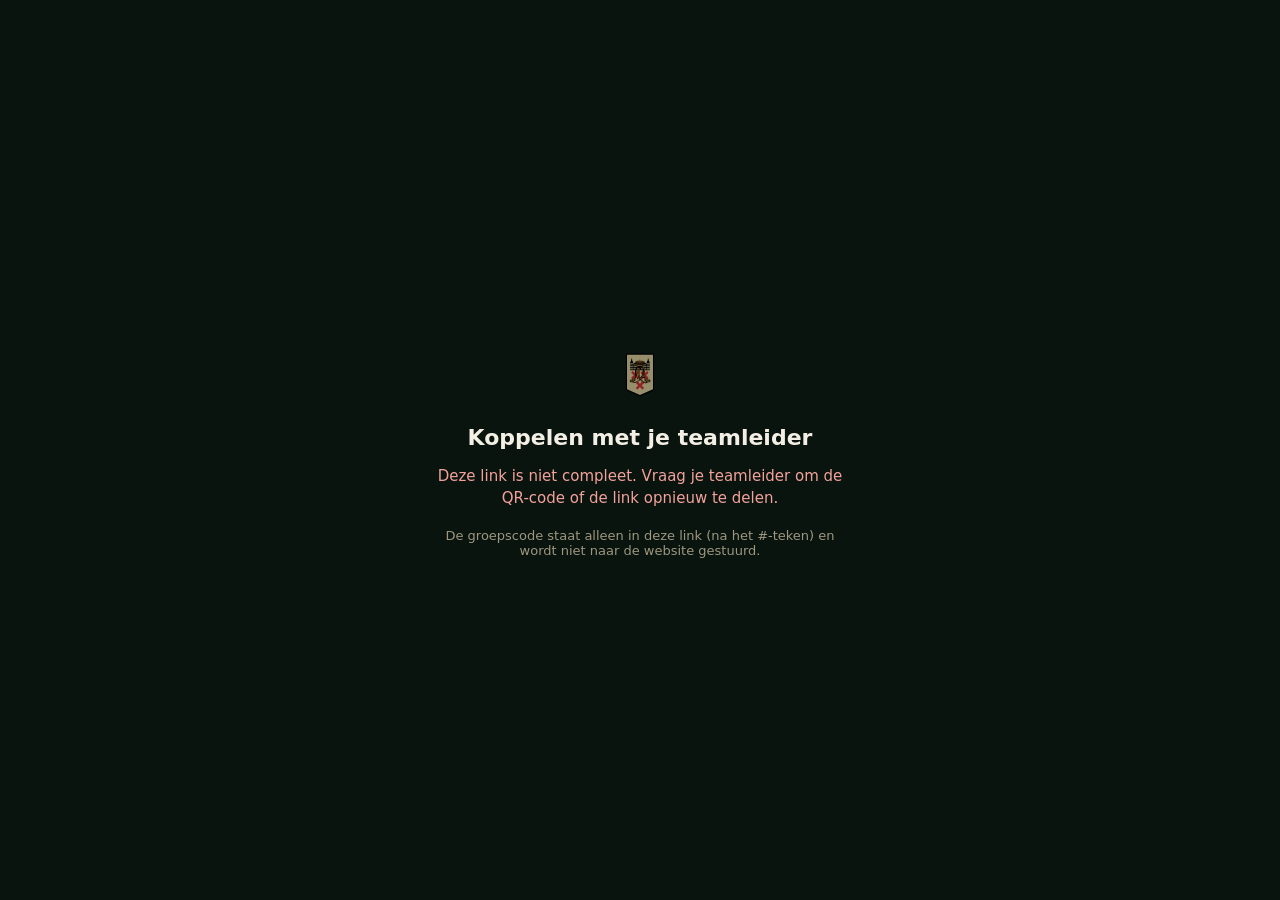
<file: koppel.html>
<!doctype html>
<html lang="nl">
<head>
<meta http-equiv="Content-Security-Policy" content="default-src 'self'; script-src 'self' 'unsafe-inline'; style-src 'self' 'unsafe-inline'; img-src 'self' data: blob:; media-src 'self' data: blob:; font-src 'self' data:; connect-src 'self'; worker-src 'self' blob:; frame-src 'self' blob: data:; manifest-src 'self'; object-src 'none'; base-uri 'self'; form-action 'none'">
    <meta charset="utf-8">
<meta name="viewport" content="width=device-width, initial-scale=1">
<meta name="robots" content="noindex">
<title>Koppelen met je teamleider – KMA Reflectieboekje</title>
<style>
  :root { color-scheme: light dark; }
  body { margin: 0; font-family: system-ui, -apple-system, "Segoe UI", Roboto, sans-serif; background: #09140F; color: #F3EFE4; display: grid; min-height: 100vh; place-items: center; }
  main { max-width: 420px; padding: 28px 22px; text-align: center; }
  img { width: 64px; height: auto; }
  h1 { font-size: 22px; margin: 14px 0 6px; }
  p { color: #CFC8B4; line-height: 1.5; font-size: 15px; }
  a.btn { display: block; margin: 12px 0; padding: 14px 16px; border-radius: 12px; text-decoration: none; font-weight: 700; font-size: 16px; }
  .p { background: #C9A227; color: #111; }
  .s { border: 1px solid #C9A227; color: #F3EFE4; }
  small { display: block; margin-top: 18px; color: #9E977F; font-size: 13px; }
  .err { color: #F2A29A; }
</style>
</head>
<body>
<main>
  <img src="assets/kma-embleem.svg" alt="KMA">
  <h1>Koppelen met je teamleider</h1>
  <p id="msg">Kies waar je je Reflectieboekje gebruikt.</p>
  <a class="btn p" id="app" href="#">Openen in de app</a>
  <a class="btn s" id="web" href="#">Koppelen in de web-app</a>
  <small>De groepscode staat alleen in deze link (na het #-teken) en wordt niet naar de website gestuurd.</small>
</main>
<script>
(function () {
  var h = location.hash.slice(1);
  if (!/^(KMAT1|KMAT1%3A)/.test(h)) {
    document.getElementById('msg').textContent = 'Deze link is niet compleet. Vraag je teamleider om de QR-code of de link opnieuw te delen.';
    document.getElementById('msg').className = 'err';
    document.getElementById('app').style.display = document.getElementById('web').style.display = 'none';
    return;
  }
  document.getElementById('app').href = 'kmaapp://koppel#' + h;
  document.getElementById('web').href = 'reflectieboekje/index.html#koppel=' + h;
})();
</script>
</body>
</html>
</file>
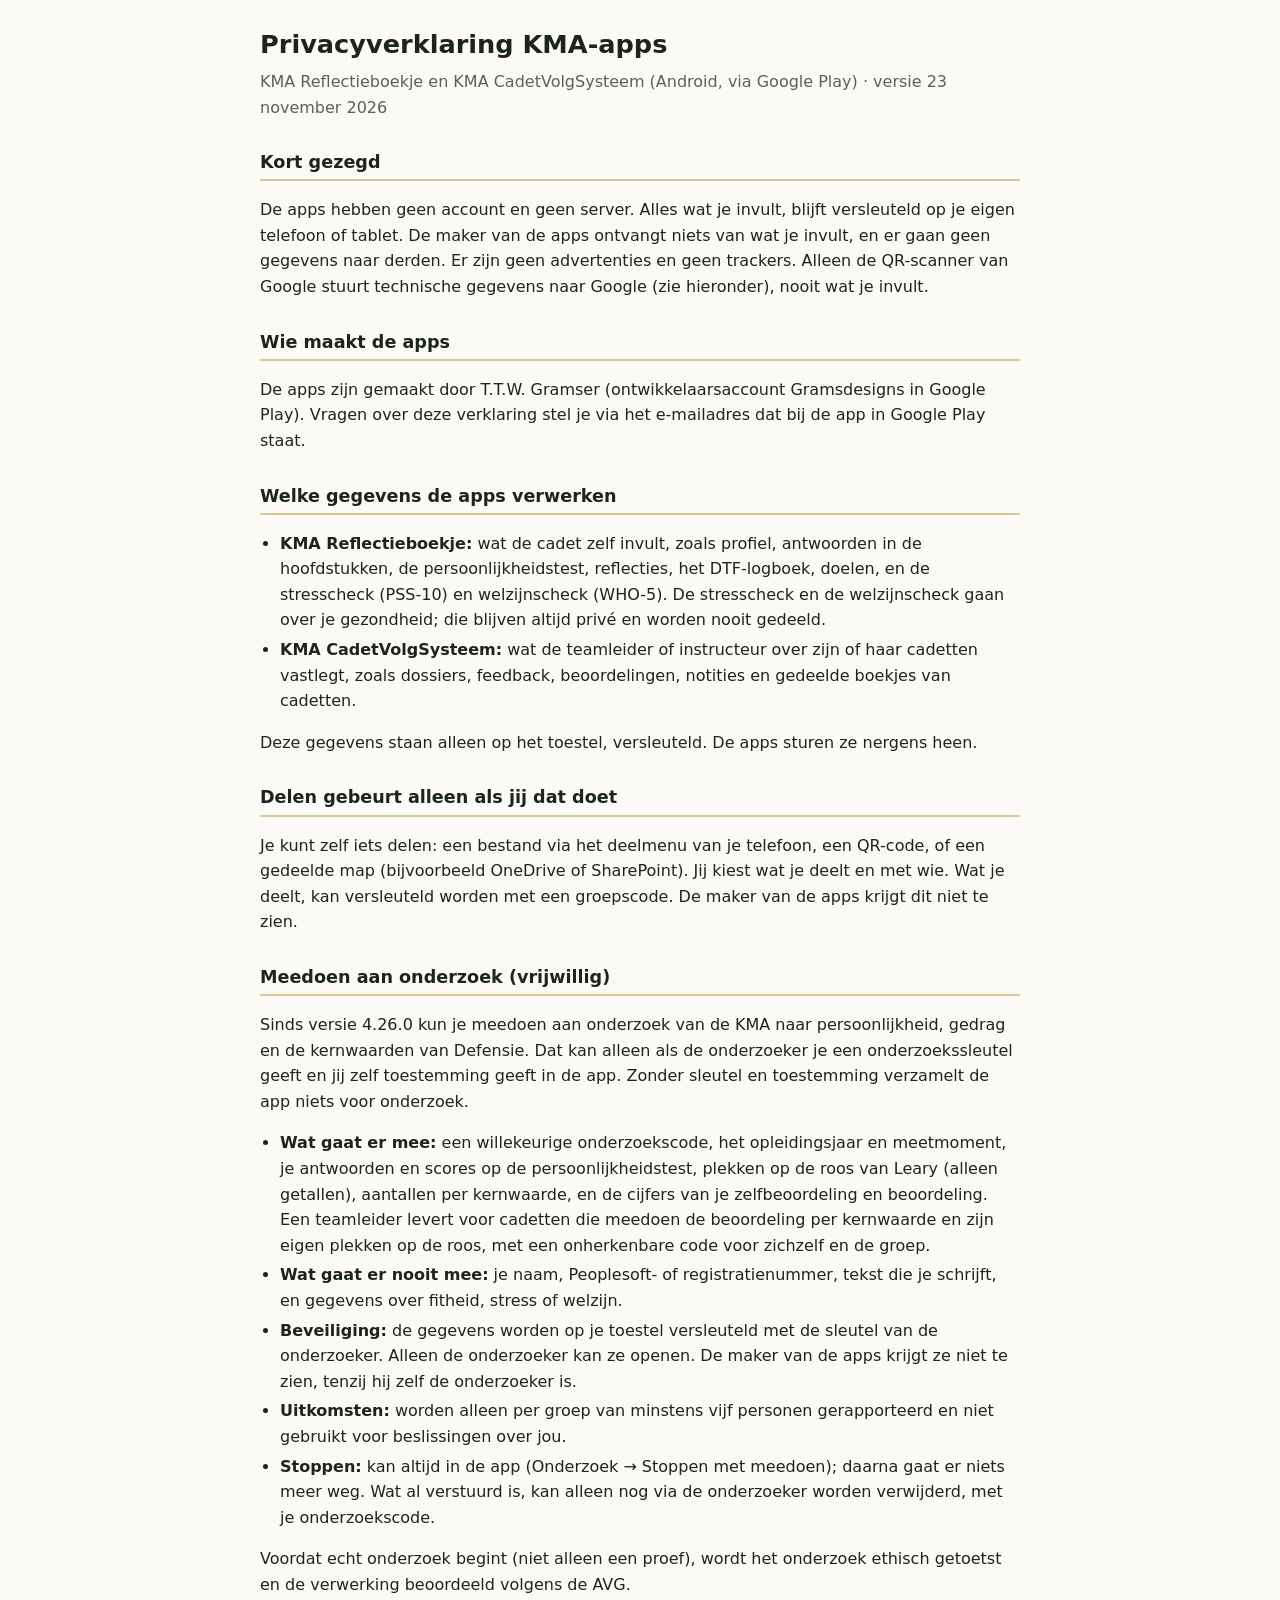
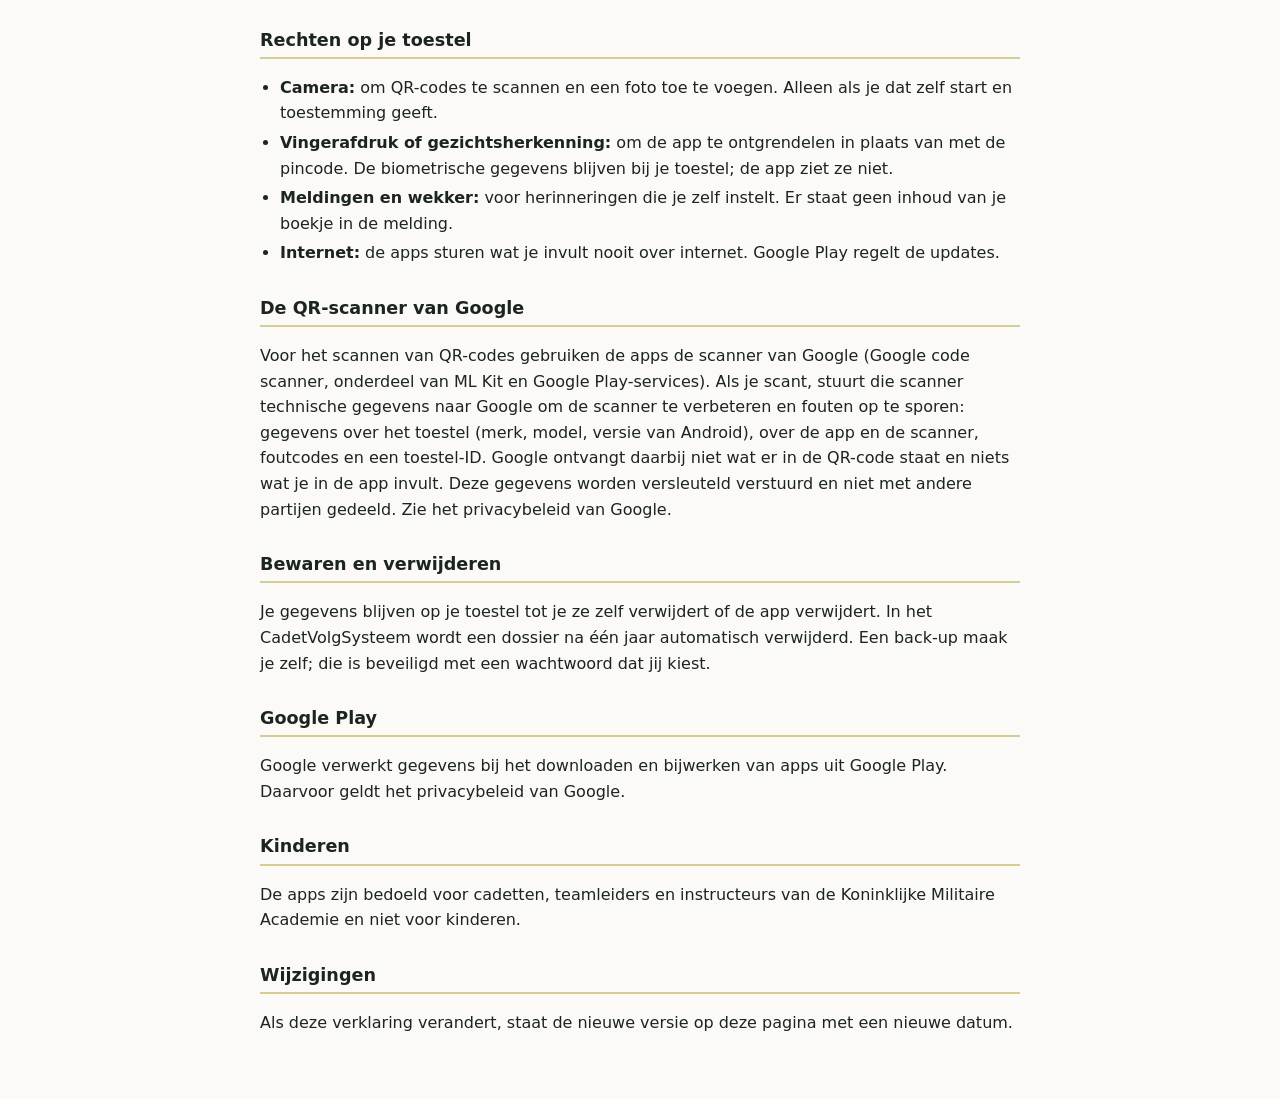
<file: privacy-apps.html>
<!doctype html>
<html lang="nl"><head><meta charset="utf-8"><meta name="viewport" content="width=device-width,initial-scale=1">
<title>Privacyverklaring KMA-apps</title>
<style>
body{font-family:Verdana,"DejaVu Sans",sans-serif;max-width:760px;margin:0 auto;padding:24px 16px 48px;line-height:1.6;color:#1c241f;background:#fbfaf6}
h1{font-size:1.6rem;margin:0 0 4px}h2{font-size:1.1rem;margin:28px 0 6px;border-bottom:2px solid #d8cb92;padding-bottom:3px}
.sub{color:#56635a;margin:0 0 20px}ul{padding-left:20px}li{margin:4px 0}
@media (prefers-color-scheme:dark){body{background:#0e1511;color:#e6ebe7}.sub{color:#a9b5ad}}
</style></head><body>
<h1>Privacyverklaring KMA-apps</h1>
<p class="sub">KMA Reflectieboekje en KMA CadetVolgSysteem (Android, via Google Play) · versie 23 november 2026</p>

<h2>Kort gezegd</h2>
<p>De apps hebben geen account en geen server. Alles wat je invult, blijft versleuteld op je eigen telefoon of tablet. De maker van de apps ontvangt niets van wat je invult, en er gaan geen gegevens naar derden. Er zijn geen advertenties en geen trackers. Alleen de QR-scanner van Google stuurt technische gegevens naar Google (zie hieronder), nooit wat je invult.</p>

<h2>Wie maakt de apps</h2>
<p>De apps zijn gemaakt door T.T.W. Gramser (ontwikkelaarsaccount Gramsdesigns in Google Play). Vragen over deze verklaring stel je via het e-mailadres dat bij de app in Google Play staat.</p>

<h2>Welke gegevens de apps verwerken</h2>
<ul>
<li><b>KMA Reflectieboekje:</b> wat de cadet zelf invult, zoals profiel, antwoorden in de hoofdstukken, de persoonlijkheidstest, reflecties, het DTF-logboek, doelen, en de stresscheck (PSS-10) en welzijnscheck (WHO-5). De stresscheck en de welzijnscheck gaan over je gezondheid; die blijven altijd privé en worden nooit gedeeld.</li>
<li><b>KMA CadetVolgSysteem:</b> wat de teamleider of instructeur over zijn of haar cadetten vastlegt, zoals dossiers, feedback, beoordelingen, notities en gedeelde boekjes van cadetten.</li>
</ul>
<p>Deze gegevens staan alleen op het toestel, versleuteld. De apps sturen ze nergens heen.</p>

<h2>Delen gebeurt alleen als jij dat doet</h2>
<p>Je kunt zelf iets delen: een bestand via het deelmenu van je telefoon, een QR-code, of een gedeelde map (bijvoorbeeld OneDrive of SharePoint). Jij kiest wat je deelt en met wie. Wat je deelt, kan versleuteld worden met een groepscode. De maker van de apps krijgt dit niet te zien.</p>

<h2>Meedoen aan onderzoek (vrijwillig)</h2>
<p>Sinds versie 4.26.0 kun je meedoen aan onderzoek van de KMA naar persoonlijkheid, gedrag en de kernwaarden van Defensie. Dat kan alleen als de onderzoeker je een onderzoekssleutel geeft en jij zelf toestemming geeft in de app. Zonder sleutel en toestemming verzamelt de app niets voor onderzoek.</p>
<ul>
<li><b>Wat gaat er mee:</b> een willekeurige onderzoekscode, het opleidingsjaar en meetmoment, je antwoorden en scores op de persoonlijkheidstest, plekken op de roos van Leary (alleen getallen), aantallen per kernwaarde, en de cijfers van je zelfbeoordeling en beoordeling. Een teamleider levert voor cadetten die meedoen de beoordeling per kernwaarde en zijn eigen plekken op de roos, met een onherkenbare code voor zichzelf en de groep.</li>
<li><b>Wat gaat er nooit mee:</b> je naam, Peoplesoft- of registratienummer, tekst die je schrijft, en gegevens over fitheid, stress of welzijn.</li>
<li><b>Beveiliging:</b> de gegevens worden op je toestel versleuteld met de sleutel van de onderzoeker. Alleen de onderzoeker kan ze openen. De maker van de apps krijgt ze niet te zien, tenzij hij zelf de onderzoeker is.</li>
<li><b>Uitkomsten:</b> worden alleen per groep van minstens vijf personen gerapporteerd en niet gebruikt voor beslissingen over jou.</li>
<li><b>Stoppen:</b> kan altijd in de app (Onderzoek → Stoppen met meedoen); daarna gaat er niets meer weg. Wat al verstuurd is, kan alleen nog via de onderzoeker worden verwijderd, met je onderzoekscode.</li>
</ul>
<p>Voordat echt onderzoek begint (niet alleen een proef), wordt het onderzoek ethisch getoetst en de verwerking beoordeeld volgens de AVG.</p>

<h2>Rechten op je toestel</h2>
<ul>
<li><b>Camera:</b> om QR-codes te scannen en een foto toe te voegen. Alleen als je dat zelf start en toestemming geeft.</li>
<li><b>Vingerafdruk of gezichtsherkenning:</b> om de app te ontgrendelen in plaats van met de pincode. De biometrische gegevens blijven bij je toestel; de app ziet ze niet.</li>
<li><b>Meldingen en wekker:</b> voor herinneringen die je zelf instelt. Er staat geen inhoud van je boekje in de melding.</li>
<li><b>Internet:</b> de apps sturen wat je invult nooit over internet. Google Play regelt de updates.</li>
</ul>

<h2>De QR-scanner van Google</h2>
<p>Voor het scannen van QR-codes gebruiken de apps de scanner van Google (Google code scanner, onderdeel van ML Kit en Google Play-services). Als je scant, stuurt die scanner technische gegevens naar Google om de scanner te verbeteren en fouten op te sporen: gegevens over het toestel (merk, model, versie van Android), over de app en de scanner, foutcodes en een toestel-ID. Google ontvangt daarbij niet wat er in de QR-code staat en niets wat je in de app invult. Deze gegevens worden versleuteld verstuurd en niet met andere partijen gedeeld. Zie het privacybeleid van Google.</p>

<h2>Bewaren en verwijderen</h2>
<p>Je gegevens blijven op je toestel tot je ze zelf verwijdert of de app verwijdert. In het CadetVolgSysteem wordt een dossier na één jaar automatisch verwijderd. Een back-up maak je zelf; die is beveiligd met een wachtwoord dat jij kiest.</p>

<h2>Google Play</h2>
<p>Google verwerkt gegevens bij het downloaden en bijwerken van apps uit Google Play. Daarvoor geldt het privacybeleid van Google.</p>

<h2>Kinderen</h2>
<p>De apps zijn bedoeld voor cadetten, teamleiders en instructeurs van de Koninklijke Militaire Academie en niet voor kinderen.</p>

<h2>Wijzigingen</h2>
<p>Als deze verklaring verandert, staat de nieuwe versie op deze pagina met een nieuwe datum.</p>
</body></html>
</file>
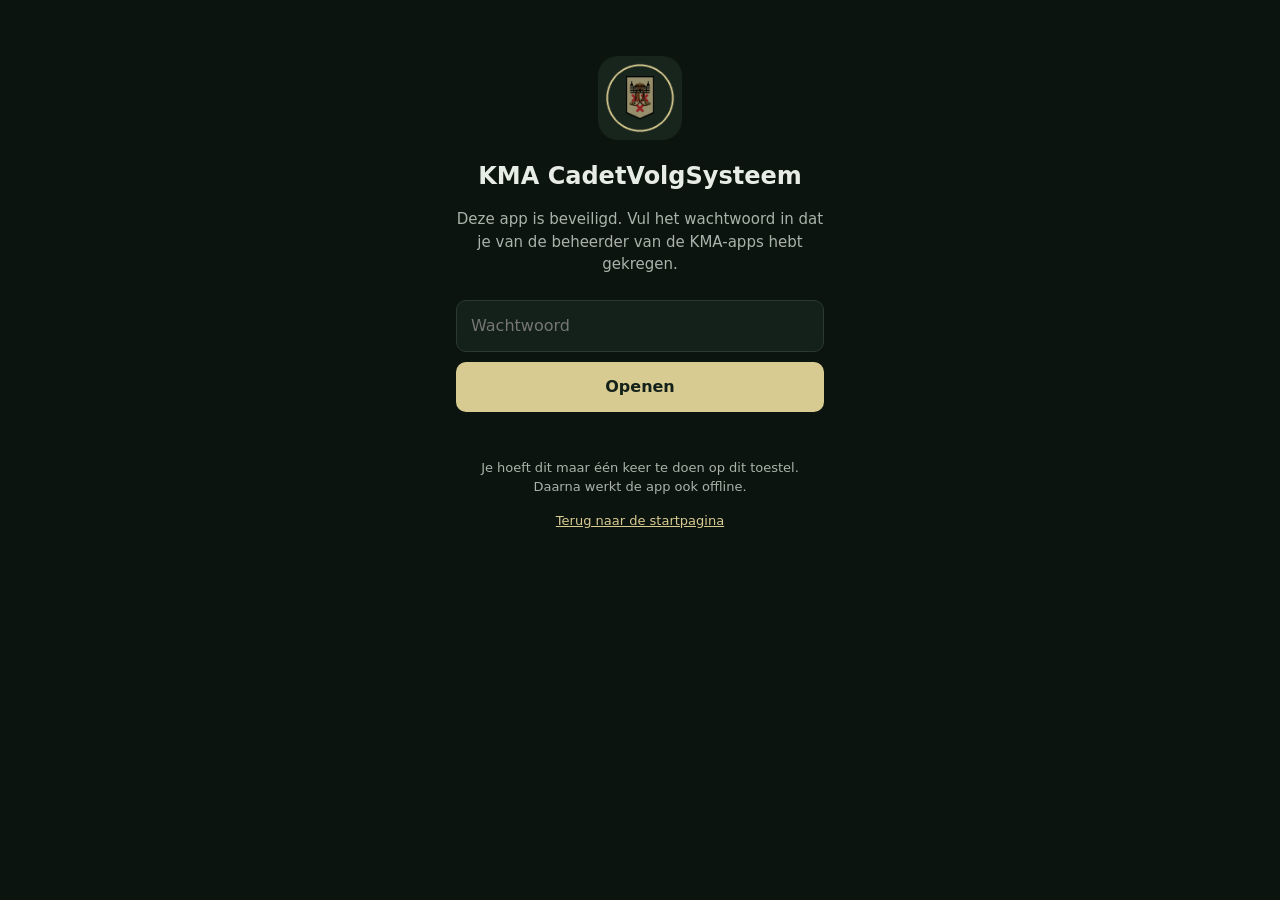
<file: cadetvolgsysteem/login.html>
<!doctype html>
<html lang="nl">
<head>
<meta http-equiv="Content-Security-Policy" content="default-src 'self'; script-src 'self' 'unsafe-inline'; style-src 'self' 'unsafe-inline'; img-src 'self' data: blob:; media-src 'self' data: blob:; font-src 'self' data:; connect-src 'self'; worker-src 'self' blob:; frame-src 'self' blob: data:; manifest-src 'self'; object-src 'none'; base-uri 'self'; form-action 'none'">
    <meta charset="utf-8">
<meta name="viewport" content="width=device-width, initial-scale=1">
<title>KMA CadetVolgSysteem</title>
<meta name="theme-color" content="#0c140f">
<link rel="manifest" href="manifest.webmanifest">
<link rel="apple-touch-icon" href="apple-touch-icon.png">
<meta name="apple-mobile-web-app-capable" content="yes">
<style>
  :root { --bg: #0c140f; --panel: #14211a; --line: #2a3a30; --gold: #d8cb92; --text: #e8ece6; --muted: #a9b3ab; --red: #e0566a; }
  * { box-sizing: border-box; }
  html, body { margin: 0; min-height: 100%; background: var(--bg); color: var(--text); font: 16px/1.5 "Segoe UI", system-ui, -apple-system, sans-serif; }
  main { max-width: 400px; margin: 0 auto; padding: 56px 16px 32px; display: flex; flex-direction: column; align-items: center; text-align: center; gap: 14px; }
  img { width: 84px; height: 84px; border-radius: 20px; }
  h1 { font-size: 24px; margin: 4px 0 0; }
  p { margin: 0; color: var(--muted); font-size: 15px; }
  form { width: 100%; display: flex; flex-direction: column; gap: 10px; margin-top: 10px; }
  input { font: inherit; padding: 13px 14px; border-radius: 10px; border: 1px solid var(--line); background: var(--panel); color: var(--text); outline: none; }
  input:focus { border-color: var(--gold); box-shadow: 0 0 0 3px rgba(216,203,146,.18); }
  button { font: inherit; font-weight: 700; padding: 13px 14px; border-radius: 10px; border: 0; background: var(--gold); color: #14211a; cursor: pointer; }
  button:disabled { opacity: .6; }
  #err { color: var(--red); min-height: 22px; font-size: 14px; }
  small { color: var(--muted); font-size: 13px; }
  a { color: var(--gold); }
</style>
</head>
<body>
<main>
  <img src="icon-192.png" alt="">
  <h1>KMA CadetVolgSysteem</h1>
  <p>Deze app is beveiligd. Vul het wachtwoord in dat je van de beheerder van de KMA-apps hebt gekregen.</p>
  <form id="f" autocomplete="on">
    <input id="pw" type="password" autocomplete="current-password" placeholder="Wachtwoord" aria-label="Wachtwoord" required>
    <button id="go" type="submit">Openen</button>
    <div id="err" role="alert"></div>
  </form>
  <small>Je hoeft dit maar één keer te doen op dit toestel. Daarna werkt de app ook offline.</small>
  <small><a href="../">Terug naar de startpagina</a></small>
</main>
<script>
(function () {
  'use strict';
  var APP = 'cadetvolgsysteem', START = 'volgsysteem.html';
  var err = document.getElementById('err'), btn = document.getElementById('go');
  function b64(s) { var t = atob(s), u = new Uint8Array(t.length); for (var i = 0; i < t.length; i++) u[i] = t.charCodeAt(i); return u; }
  function idb() { return new Promise(function (ok, bad) { var r = indexedDB.open('kma-gate', 1); r.onupgradeneeded = function () { r.result.createObjectStore('k'); }; r.onsuccess = function () { ok(r.result); }; r.onerror = function () { bad(r.error); }; }); }
  function putKey(key) { return idb().then(function (db) { return new Promise(function (ok, bad) { var tx = db.transaction('k', 'readwrite'); tx.objectStore('k').put(key, APP); tx.oncomplete = ok; tx.onerror = function () { bad(tx.error); }; }); }); }
  if (!('serviceWorker' in navigator) || !window.crypto || !crypto.subtle || !window.indexedDB) {
    err.textContent = 'Deze browser kan de beveiligde app niet openen. Gebruik een recente versie van Safari, Chrome, Edge of Firefox (geen privévenster).';
    btn.disabled = true; return;
  }
  var reg = navigator.serviceWorker.register('sw.js');
  document.getElementById('f').addEventListener('submit', function (e) {
    e.preventDefault(); err.textContent = ''; btn.disabled = true; btn.textContent = 'Bezig…';
    var pw = document.getElementById('pw').value;
    fetch('gate.json', { cache: 'no-store' }).then(function (r) { return r.json(); }).then(function (g) {
      return crypto.subtle.importKey('raw', new TextEncoder().encode(pw), 'PBKDF2', false, ['deriveKey']).then(function (base) {
        return crypto.subtle.deriveKey({ name: 'PBKDF2', salt: b64(g.salt), iterations: g.iter, hash: 'SHA-256' }, base, { name: 'AES-GCM', length: 256 }, false, ['decrypt']);
      }).then(function (key) {
        var c = b64(g.check);
        return crypto.subtle.decrypt({ name: 'AES-GCM', iv: c.slice(0, 12) }, key, c.slice(12)).then(function () { return key; });
      });
    }).then(function (key) {
      return putKey(key).then(function () { return reg; }).then(function () { return navigator.serviceWorker.ready; }).then(function (r) {
        if (navigator.serviceWorker.controller) return;
        return new Promise(function (ok) { navigator.serviceWorker.addEventListener('controllerchange', ok, { once: true }); setTimeout(ok, 3000); });
      });
    }).then(function () { location.replace(START); }).catch(function (x) {
      btn.disabled = false; btn.textContent = 'Openen';
      err.textContent = x && x.name === 'OperationError' ? 'Dit wachtwoord klopt niet.' : 'Openen lukte niet. Controleer je internetverbinding en probeer het opnieuw.';
    });
  });
})();
</script>
</body>
</html>
</file>
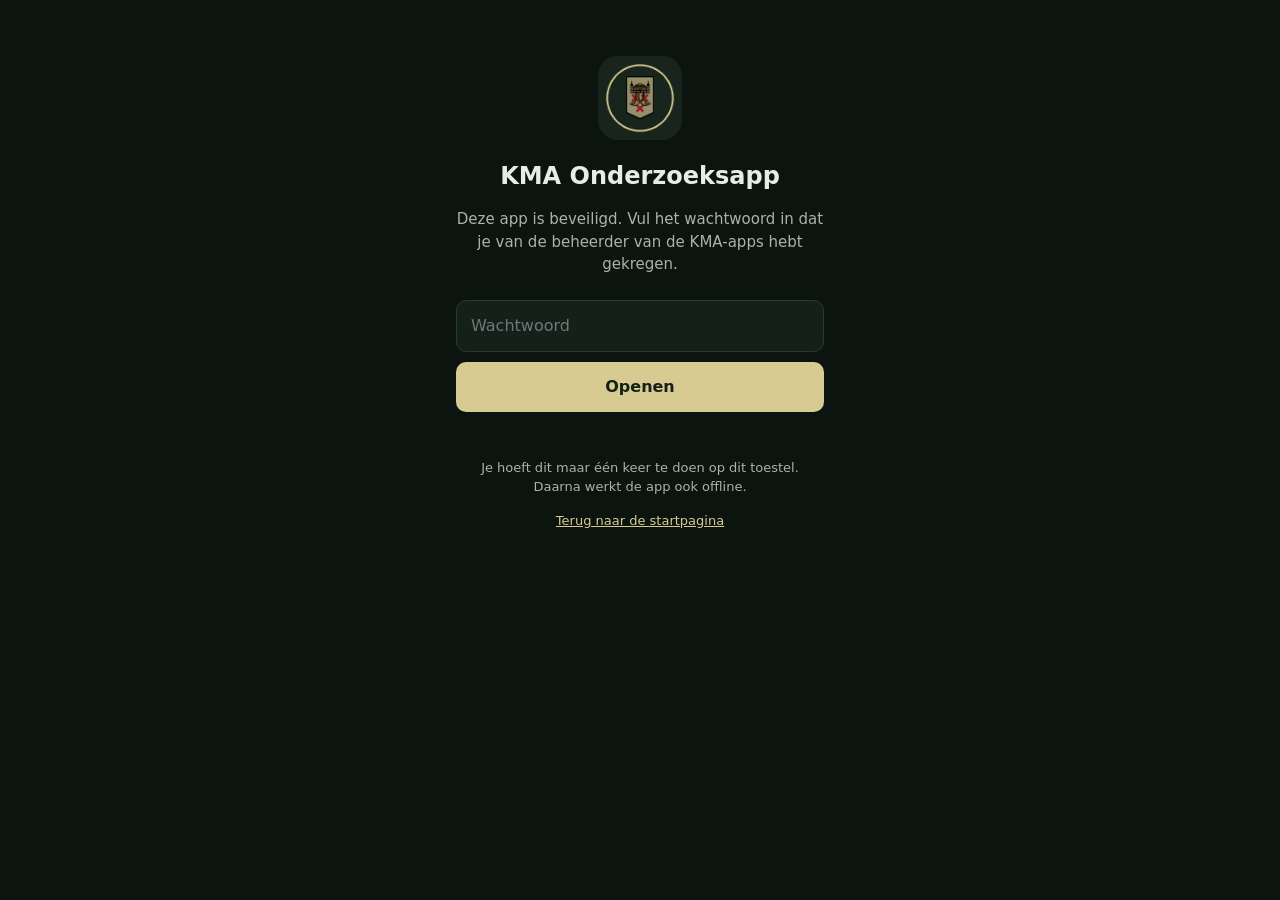
<file: onderzoek/login.html>
<!doctype html>
<html lang="nl">
<head>
<meta http-equiv="Content-Security-Policy" content="default-src 'self'; script-src 'self' 'unsafe-inline'; style-src 'self' 'unsafe-inline'; img-src 'self' data: blob:; media-src 'self' data: blob:; font-src 'self' data:; connect-src 'self'; worker-src 'self' blob:; frame-src 'self' blob: data:; manifest-src 'self'; object-src 'none'; base-uri 'self'; form-action 'none'">
    <meta charset="utf-8">
<meta name="viewport" content="width=device-width, initial-scale=1">
<title>KMA Onderzoeksapp</title>
<meta name="theme-color" content="#0c140f">
<link rel="manifest" href="manifest.webmanifest">
<link rel="apple-touch-icon" href="apple-touch-icon.png">
<meta name="apple-mobile-web-app-capable" content="yes">
<style>
  :root { --bg: #0c140f; --panel: #14211a; --line: #2a3a30; --gold: #d8cb92; --text: #e8ece6; --muted: #a9b3ab; --red: #e0566a; }
  * { box-sizing: border-box; }
  html, body { margin: 0; min-height: 100%; background: var(--bg); color: var(--text); font: 16px/1.5 "Segoe UI", system-ui, -apple-system, sans-serif; }
  main { max-width: 400px; margin: 0 auto; padding: 56px 16px 32px; display: flex; flex-direction: column; align-items: center; text-align: center; gap: 14px; }
  img { width: 84px; height: 84px; border-radius: 20px; }
  h1 { font-size: 24px; margin: 4px 0 0; }
  p { margin: 0; color: var(--muted); font-size: 15px; }
  form { width: 100%; display: flex; flex-direction: column; gap: 10px; margin-top: 10px; }
  input { font: inherit; padding: 13px 14px; border-radius: 10px; border: 1px solid var(--line); background: var(--panel); color: var(--text); outline: none; }
  input:focus { border-color: var(--gold); box-shadow: 0 0 0 3px rgba(216,203,146,.18); }
  button { font: inherit; font-weight: 700; padding: 13px 14px; border-radius: 10px; border: 0; background: var(--gold); color: #14211a; cursor: pointer; }
  button:disabled { opacity: .6; }
  #err { color: var(--red); min-height: 22px; font-size: 14px; }
  small { color: var(--muted); font-size: 13px; }
  a { color: var(--gold); }
</style>
</head>
<body>
<main>
  <img src="icon-192.png" alt="">
  <h1>KMA Onderzoeksapp</h1>
  <p>Deze app is beveiligd. Vul het wachtwoord in dat je van de beheerder van de KMA-apps hebt gekregen.</p>
  <form id="f" autocomplete="on">
    <input id="pw" type="password" autocomplete="current-password" placeholder="Wachtwoord" aria-label="Wachtwoord" required>
    <button id="go" type="submit">Openen</button>
    <div id="err" role="alert"></div>
  </form>
  <small>Je hoeft dit maar één keer te doen op dit toestel. Daarna werkt de app ook offline.</small>
  <small><a href="../">Terug naar de startpagina</a></small>
</main>
<script>
(function () {
  'use strict';
  var APP = 'onderzoek', START = 'onderzoek.html';
  var err = document.getElementById('err'), btn = document.getElementById('go');
  function b64(s) { var t = atob(s), u = new Uint8Array(t.length); for (var i = 0; i < t.length; i++) u[i] = t.charCodeAt(i); return u; }
  function idb() { return new Promise(function (ok, bad) { var r = indexedDB.open('kma-gate', 1); r.onupgradeneeded = function () { r.result.createObjectStore('k'); }; r.onsuccess = function () { ok(r.result); }; r.onerror = function () { bad(r.error); }; }); }
  function putKey(key) { return idb().then(function (db) { return new Promise(function (ok, bad) { var tx = db.transaction('k', 'readwrite'); tx.objectStore('k').put(key, APP); tx.oncomplete = ok; tx.onerror = function () { bad(tx.error); }; }); }); }
  if (!('serviceWorker' in navigator) || !window.crypto || !crypto.subtle || !window.indexedDB) {
    err.textContent = 'Deze browser kan de beveiligde app niet openen. Gebruik een recente versie van Safari, Chrome, Edge of Firefox (geen privévenster).';
    btn.disabled = true; return;
  }
  var reg = navigator.serviceWorker.register('sw.js');
  document.getElementById('f').addEventListener('submit', function (e) {
    e.preventDefault(); err.textContent = ''; btn.disabled = true; btn.textContent = 'Bezig…';
    var pw = document.getElementById('pw').value;
    fetch('gate.json', { cache: 'no-store' }).then(function (r) { return r.json(); }).then(function (g) {
      return crypto.subtle.importKey('raw', new TextEncoder().encode(pw), 'PBKDF2', false, ['deriveKey']).then(function (base) {
        return crypto.subtle.deriveKey({ name: 'PBKDF2', salt: b64(g.salt), iterations: g.iter, hash: 'SHA-256' }, base, { name: 'AES-GCM', length: 256 }, false, ['decrypt']);
      }).then(function (key) {
        var c = b64(g.check);
        return crypto.subtle.decrypt({ name: 'AES-GCM', iv: c.slice(0, 12) }, key, c.slice(12)).then(function () { return key; });
      });
    }).then(function (key) {
      return putKey(key).then(function () { return reg; }).then(function () { return navigator.serviceWorker.ready; }).then(function (r) {
        if (navigator.serviceWorker.controller) return;
        return new Promise(function (ok) { navigator.serviceWorker.addEventListener('controllerchange', ok, { once: true }); setTimeout(ok, 3000); });
      });
    }).then(function () { location.replace(START); }).catch(function (x) {
      btn.disabled = false; btn.textContent = 'Openen';
      err.textContent = x && x.name === 'OperationError' ? 'Dit wachtwoord klopt niet.' : 'Openen lukte niet. Controleer je internetverbinding en probeer het opnieuw.';
    });
  });
})();
</script>
</body>
</html>
</file>
<file: assets/fonts/fonts.css>
/* Lettertype: Verdana, de standaardletter van de Rijksoverheid en Defensie in Office-documenten.
   Staat Verdana niet op het toestel (Android), dan wordt DejaVu Sans gebruikt: vrij te gebruiken
   (Bitstream Vera-licentie, zie LICENSE-DejaVu.txt) en vrijwel even breed en open als Verdana. */
@font-face {
  font-family: 'KMA Tekst';
  src: local('Verdana'), url('DejaVuSans.ttf') format('truetype');
  font-weight: 100 549;
  font-style: normal;
  font-display: swap;
}
@font-face {
  font-family: 'KMA Tekst';
  src: local('Verdana Bold'), local('Verdana-Bold'), url('DejaVuSans-Bold.ttf') format('truetype');
  font-weight: 550 1000;
  font-style: normal;
  font-display: swap;
}
</file>
<file: oporder/fonts/fonts.css>
/* Bundled fonts (SIL Open Font License, see OFL-*.txt) so the app looks the same offline. */
@font-face {
  font-family: 'DM Sans';
  src: url('DMSans-Variable.ttf') format('truetype');
  font-weight: 100 1000;
  font-style: normal;
  font-display: swap;
}
@font-face {
  font-family: 'Libre Franklin';
  src: url('LibreFranklin-Variable.ttf') format('truetype');
  font-weight: 100 900;
  font-style: normal;
  font-display: swap;
}
</file>
<file: reflectieboekje/fonts/fonts.css>
/* Lettertype: Verdana, de standaardletter van de Rijksoverheid en Defensie in Office-documenten.
   Staat Verdana niet op het toestel (Android), dan wordt DejaVu Sans gebruikt: vrij te gebruiken
   (Bitstream Vera-licentie, zie LICENSE-DejaVu.txt) en vrijwel even breed en open als Verdana. */
@font-face {
  font-family: 'KMA Tekst';
  src: local('Verdana'), url('DejaVuSans.ttf') format('truetype');
  font-weight: 100 549;
  font-style: normal;
  font-display: swap;
}
@font-face {
  font-family: 'KMA Tekst';
  src: local('Verdana Bold'), local('Verdana-Bold'), url('DejaVuSans-Bold.ttf') format('truetype');
  font-weight: 550 1000;
  font-style: normal;
  font-display: swap;
}
</file>
<file: reflectieboekje/kma-ui.css>
/* KMA UI layer: shared look for both apps (loaded after each page's own styles). */

/* ---------- Icons ---------- */
.ki { width: 1.15em; height: 1.15em; flex: 0 0 auto; vertical-align: -0.2em; }
.ki-text { display: inline; }
.ki-text .ki { margin-right: 0.35em; }
.ki.ki-chap { margin-right: 0.4em; color: var(--kma-action-text, var(--accent-gold, #b8a25a)); }
.step-copy strong .ki-chap { width: 1.05em; height: 1.05em; }
.ki-solo .ki { margin: 0; width: 1em; height: 1em; vertical-align: middle; }
h1 .ki, h2 .ki, h3 .ki, h4 .ki { color: var(--accent-gold); }
.btn-mic .ki-text .ki { margin: 0; }
input.has-search-icon {
  padding-left: 38px !important;
  background-image: url("data:image/svg+xml,%3Csvg xmlns='http://www.w3.org/2000/svg' viewBox='0 0 24 24' fill='none' stroke='%23888' stroke-width='2' stroke-linecap='round'%3E%3Ccircle cx='11' cy='11' r='7'/%3E%3Cpath d='M21 21l-4.35-4.35'/%3E%3C/svg%3E") !important;
  background-repeat: no-repeat !important; background-position: 12px center !important; background-size: 18px !important;
}

/* ---------- Comfortable tap targets ---------- */
.btn, .button, .btn-header, .case-tab, .btn-add-case, .kma-icon-btn { min-height: 44px; }
.btn-mic { min-width: 40px; min-height: 40px; display: inline-flex; align-items: center; justify-content: center; }
select { min-height: 40px; }

/* ---------- Header icon buttons ---------- */
.kma-icon-btn {
  display: inline-flex; align-items: center; justify-content: center; gap: 8px;
  min-width: 44px; padding: 0 14px; border-radius: 999px; cursor: pointer;
  background: transparent; color: #f1f0e9; border: 1px solid rgba(216, 203, 146, 0.55);
  font: inherit; font-size: 13px; font-weight: 700; -webkit-tap-highlight-color: transparent;
}
.kma-icon-btn.is-primary { background: var(--accent-gold); color: #111a14; border-color: var(--accent-gold); }
.kma-icon-btn.is-round { padding: 0; width: 44px; }
.kma-icon-btn:active { transform: scale(0.97); }
.kma-icon-btn .ki { width: 20px; height: 20px; }

/* ---------- Toasts ---------- */
.kma-toast-host {
  position: fixed; left: 50%; bottom: calc(24px + env(safe-area-inset-bottom)); transform: translateX(-50%);
  z-index: 20000; display: flex; flex-direction: column; gap: 8px; align-items: center; pointer-events: none;
  width: min(92vw, 420px);
}
.kma-toast {
  display: flex; align-items: center; gap: 10px; padding: 12px 16px; border-radius: 14px;
  background: #18251d; color: #f1f0e9; border: 1px solid #d8cb92; box-shadow: 0 8px 28px rgba(0,0,0,0.35);
  font-size: 14px; font-weight: 600; line-height: 1.35;
  opacity: 0; transform: translateY(12px); transition: opacity 220ms ease, transform 220ms ease;
}
.kma-toast.in { opacity: 1; transform: none; }
.kma-toast .ki { color: #d8cb92; width: 20px; height: 20px; }
.kma-toast.is-error { border-color: #c82837; }
.kma-toast.is-error .ki { color: #e56a74; }
body.kma-has-bottombar .kma-toast-host { bottom: calc(88px + env(safe-area-inset-bottom)); }
body.kma-has-fab .kma-toast-host { bottom: calc(96px + env(safe-area-inset-bottom)); }

/* ---------- Bottom sheet ---------- */
.kma-sheet-overlay {
  position: fixed; inset: 0; z-index: 19000; background: rgba(0,0,0,0); display: flex; align-items: flex-end; justify-content: center;
  transition: background 200ms ease;
}
.kma-sheet-overlay.in { background: rgba(0,0,0,0.5); }
.kma-sheet {
  width: min(560px, 100%); max-height: 85vh; overflow-y: auto; background: var(--bg-main, #111a14); color: var(--text-primary, #f1f0e9);
  border-radius: 20px 20px 0 0; border-top: 2px solid var(--accent-gold, #d8cb92);
  padding: 8px 8px calc(16px + env(safe-area-inset-bottom)); transform: translateY(100%); transition: transform 220ms ease;
  box-shadow: 0 -10px 40px rgba(0,0,0,0.35);
}
.kma-sheet-overlay.in .kma-sheet { transform: none; }
.kma-sheet-grip { width: 40px; height: 4px; border-radius: 4px; background: var(--border-color, #2c3d31); margin: 4px auto 10px; }
.kma-sheet-title { font-family: 'KMA Tekst', sans-serif; font-weight: 700; font-size: 17px; padding: 4px 14px 10px; }
.kma-sheet-section { font-size: 13px; font-weight: 700; letter-spacing: 0.06em; text-transform: uppercase; color: var(--text-muted, #aeb5af); padding: 14px 14px 6px; }
.kma-sheet-item {
  width: 100%; display: flex; align-items: center; gap: 14px; padding: 12px 14px; min-height: 56px;
  border: 0; background: transparent; color: inherit; text-align: left; font: inherit; cursor: pointer; border-radius: 12px;
}
.kma-sheet-item:active, .kma-sheet-item:hover { background: var(--bg-card-deep, rgba(255,255,255,0.06)); }
.kma-sheet-item > .ki { width: 22px; height: 22px; color: var(--accent-gold, #d8cb92); }
.kma-sheet-label { display: flex; flex-direction: column; gap: 2px; flex: 1; min-width: 0; }
.kma-sheet-label strong { font-size: 15px; font-weight: 600; }
.kma-sheet-label small { font-size: 13px; color: var(--text-muted, #aeb5af); }
.kma-sheet-item.is-danger, .kma-sheet-item.is-danger > .ki { color: var(--accent-red, #c82837); }
.kma-sheet-check { color: var(--accent-gold, #d8cb92); }
@media (min-width: 720px) {
  .kma-sheet-overlay { align-items: center; }
  .kma-sheet { border-radius: 18px; border: 2px solid var(--accent-gold, #d8cb92); }
}

/* ---------- Growing answer boxes ---------- */
textarea { overflow-y: hidden; resize: none; transition: height 80ms ease; }

/* =================================================================== */
/* Reflection book                                                     */
/* =================================================================== */
body.kma-boek .site-header .btn-header { display: none !important; }
body.kma-boek .header-actions { display: flex !important; align-items: center; gap: 8px; flex-wrap: nowrap !important; }
body.kma-boek .save-status { margin-right: 4px; }
@media (max-width: 600px) {
  body.kma-boek .site-header { flex-direction: row !important; flex-wrap: nowrap; gap: 10px; min-height: 64px; }
  body.kma-boek .save-status span:last-child { display: none; }
  body.kma-boek .brand-logo { height: 40px; }
}

/* Hero shrinks after the first visit */
body.kma-boek.hero-compact .hero { padding-top: 20px !important; padding-bottom: 20px !important; min-height: 0 !important; }
body.kma-boek.hero-compact .hero-intro, body.kma-boek.hero-compact .hero-logo { display: none; }
body.kma-boek.hero-compact .hero h1 { font-size: clamp(20px, 5vw, 30px) !important; margin: 8px 0 0 !important; }

/* "Ga verder" card */
.kma-continue {
  display: flex; align-items: center; gap: 16px; flex-wrap: wrap; padding: 16px 18px; margin-bottom: 16px;
  background: #18251d; color: #f1f0e9; border-radius: 16px; border: 1px solid var(--accent-gold);
}
.kma-continue-ring { --p: 0; width: 56px; height: 56px; border-radius: 50%; flex: 0 0 auto; display: grid; place-items: center;
  background: conic-gradient(#d8cb92 calc(var(--p) * 1%), rgba(255,255,255,0.12) 0); }
.kma-continue-ring span { width: 44px; height: 44px; border-radius: 50%; background: #18251d; display: grid; place-items: center; font-weight: 700; font-size: 13px; }
.kma-continue-copy { flex: 1 1 180px; min-width: 0; }
.kma-continue-copy small { display: block; color: #aeb5af; font-size: 13px; margin-bottom: 2px; }
.kma-continue-copy strong { display: block; font-size: 15px; line-height: 1.3; }
.kma-continue .kma-icon-btn { flex: 1 1 auto; }

/* Chapter checkmarks */
.step-link { position: relative; }
.step-link.is-done .step-number { color: transparent !important; position: relative; }
.step-link.is-done .step-number::after {
  content: ''; position: absolute; inset: 0; margin: auto; width: 18px; height: 18px;
  background: currentColor; color: var(--accent-red-text, var(--accent-red));
  -webkit-mask: url("data:image/svg+xml,%3Csvg xmlns='http://www.w3.org/2000/svg' viewBox='0 0 24 24' fill='none' stroke='black' stroke-width='3' stroke-linecap='round' stroke-linejoin='round'%3E%3Cpath d='M20 6L9 17l-5-5'/%3E%3C/svg%3E") center / contain no-repeat;
          mask: url("data:image/svg+xml,%3Csvg xmlns='http://www.w3.org/2000/svg' viewBox='0 0 24 24' fill='none' stroke='black' stroke-width='3' stroke-linecap='round' stroke-linejoin='round'%3E%3Cpath d='M20 6L9 17l-5-5'/%3E%3C/svg%3E") center / contain no-repeat;
}
.step-link .kma-mini-progress { display: block; height: 3px; margin-top: 4px; background: var(--border-color); border-radius: 3px; overflow: hidden; }
.step-link .kma-mini-progress i { display: block; height: 100%; background: var(--accent-gold); }

/* Answered questions get a check */
.question-card.is-answered .question-label > span:first-child::after {
  content: '✓'; margin-left: 8px; color: var(--accent-gold); font-weight: 800;
}

/* Sticky previous / next bar */
body.kma-boek .form-navigation {
  position: sticky; bottom: 0; z-index: 50; display: flex !important; flex-direction: row !important; align-items: center;
  gap: 10px; margin: 24px -4px 0 !important; padding: 10px 4px calc(10px + env(safe-area-inset-bottom)) !important;
  background: var(--bg-main); border-top: 1px solid var(--border-color); box-shadow: 0 -8px 20px rgba(0,0,0,0.08);
}
body.kma-boek .form-navigation .button { width: auto !important; min-width: 0; padding: 0 16px; border-radius: 12px; }
body.kma-boek .form-navigation .button.danger { display: none; }
body.kma-boek .form-navigation > div:not(.kma-step-status) { display: contents !important; }
@media (max-width: 480px) {
  body.kma-boek #btn-prev { width: 44px !important; padding: 0 !important; }
  body.kma-boek #btn-prev .kma-btn-label { display: none; }
}
/* Het oude keuzemenu "Snel naar een hoofdstuk" is vervangen door de uitklapmenu's in de inhoudsopgave (4.3.10). */
body.kma-boek .kma-quick-select { display: none !important; }
.kma-step-status { flex: 1; min-width: 0; text-align: center; font-size: 13px; color: var(--text-muted); line-height: 1.3; }
.kma-step-status strong { display: block; color: var(--text-primary); font-size: 13px; white-space: nowrap; overflow: hidden; text-overflow: ellipsis; }
.kma-step-status .kma-bar { display: block; height: 4px; margin: 5px auto 0; max-width: 140px; background: var(--border-color); border-radius: 4px; overflow: hidden; }
.kma-step-status .kma-bar i { display: block; height: 100%; background: var(--accent-gold); transition: width 200ms ease; }

/* =================================================================== */
/* Instructor app                                                      */
/* =================================================================== */
body.kma-volg .header-actions { display: none !important; }
body.kma-volg .site-header { flex-direction: row !important; align-items: center !important; gap: 12px; }
.kma-header-tools { display: flex; gap: 8px; align-items: center; }

/* Floating "Nieuwe cadet" button */
.kma-fab {
  position: fixed; right: 16px; bottom: calc(16px + env(safe-area-inset-bottom)); z-index: 900;
  display: inline-flex; align-items: center; gap: 8px; height: 56px; padding: 0 20px 0 16px; border-radius: 18px;
  border: 0; background: var(--kma-action); color: var(--kma-action-ink); font: inherit; font-weight: 700; font-size: 15px;
  box-shadow: 0 8px 24px rgba(0,0,0,0.4); cursor: pointer; transition: transform 160ms ease, opacity 160ms ease;
}
.kma-fab .ki { width: 24px; height: 24px; }
.kma-fab:active { transform: scale(0.96); }
body.kma-detail-open .kma-fab { opacity: 0; pointer-events: none; transform: translateY(20px); }
body.kma-volg main.workspace { padding-bottom: 96px; }

/* Group filters on one swipeable row */
.kma-filter-row { flex-wrap: nowrap !important; overflow-x: auto; scrollbar-width: none; -webkit-overflow-scrolling: touch; margin-left: -4px; padding: 2px 4px; }
.kma-filter-row::-webkit-scrollbar { display: none; }
.kma-filter-row > * { flex: 0 0 auto; white-space: nowrap; }
.kma-filter-row .btn { border-radius: 999px !important; min-height: 40px; }
@media (max-width: 720px) { .kma-filter-row > span:first-child { display: none; } }

/* Sort control */
.kma-dash-tools { display: flex; gap: 8px; align-items: stretch; flex-wrap: wrap; }
.kma-dash-tools > * { flex: 1 1 160px; }
.kma-sort {
  padding: 8px 12px; border: 1px solid var(--border-color); background: var(--bg-widget); color: var(--text-primary);
  border-radius: 4px; font: inherit; font-size: 14px;
}

/* Cadet cards */
#cadets-grid { display: grid; grid-template-columns: repeat(auto-fill, minmax(280px, 1fr)); gap: 12px; }
.kma-card {
  display: flex; gap: 14px; align-items: flex-start; padding: 14px; cursor: pointer; text-align: left;
  background: var(--bg-card-deep); border: 1px solid var(--border-color); border-radius: 16px; color: inherit;
  transition: border-color 160ms ease, transform 160ms ease;
}
.kma-card:active { transform: scale(0.99); }
.kma-card:hover { border-color: var(--accent-gold); }
.kma-card.needs-attention { border-left: 4px solid var(--kma-warn); }
.kma-avatar {
  width: 52px; height: 52px; border-radius: 50%; flex: 0 0 auto; overflow: hidden; display: grid; place-items: center;
  background: #24372b; color: var(--accent-gold); font-weight: 700; font-size: 18px; border: 1px solid var(--accent-gold);
}
.kma-avatar img { width: 100%; height: 100%; object-fit: cover; }
.kma-card-body { flex: 1; min-width: 0; }
.kma-card-top { display: flex; align-items: center; gap: 8px; }
.kma-card-top h3 { margin: 0; font-family: 'KMA Tekst', sans-serif; font-size: 16px; color: var(--text-primary); white-space: nowrap; overflow: hidden; text-overflow: ellipsis; flex: 1; }
.kma-chip { display: inline-flex; align-items: center; gap: 4px; padding: 2px 8px; border-radius: 999px; font-size: 13px; font-weight: 700; white-space: nowrap; }
.kma-chip.grp-ALFA { background: rgba(216,203,146,0.16); color: #d8cb92; }
.kma-chip.grp-BRAVO { background: rgba(115,170,220,0.16); color: #8fc1ec; }
.kma-chip.grp-CHARLIE { background: rgba(130,200,140,0.16); color: #9fd8a8; }
.kma-chip.grp-DELTA { background: rgba(220,140,120,0.16); color: #eba493; }
.kma-chip.attention { background: rgba(200,40,55,0.18); color: #f08a93; }
.kma-chip.ok { background: rgba(216,203,146,0.12); color: var(--text-muted); }
.kma-card-meta { margin: 4px 0 8px; font-size: 13px; color: var(--text-muted); white-space: nowrap; overflow: hidden; text-overflow: ellipsis; }
.kma-progress { display: flex; align-items: center; gap: 8px; font-size: 13px; color: var(--text-muted); }
.kma-progress .kma-bar { flex: 1; height: 6px; border-radius: 6px; background: var(--border-color); overflow: hidden; }
.kma-progress .kma-bar i { display: block; height: 100%; background: var(--accent-gold); }
.kma-card-foot { display: flex; align-items: center; gap: 6px; margin-top: 8px; flex-wrap: wrap; }
.kma-card-foot select {
  min-height: 30px; padding: 2px 6px; font-size: 13px; font-weight: 700; border-radius: 999px;
  background: transparent; color: var(--text-muted); border: 1px solid var(--border-color);
}

/* Empty state */
.kma-empty { grid-column: 1 / -1; padding: 24px; border: 1px dashed var(--border-color); border-radius: 18px; text-align: left; }
.kma-empty h3 { margin: 0 0 6px; font-family: 'KMA Tekst', sans-serif; font-size: 20px; color: var(--text-primary); }
.kma-empty p { margin: 0 0 16px; color: var(--text-muted); font-size: 14px; }
.kma-empty ol { margin: 0 0 18px; padding: 0; list-style: none; display: grid; gap: 10px; counter-reset: s; }
.kma-empty li { display: flex; gap: 12px; align-items: flex-start; font-size: 14px; line-height: 1.4; counter-increment: s; }
.kma-empty li > span { flex: 1; }
.kma-empty li::before {
  content: counter(s); flex: 0 0 26px; height: 26px; border-radius: 50%; display: grid; place-items: center;
  background: var(--accent-gold); color: #111a14; font-weight: 800; font-size: 13px;
}
.kma-empty-actions { display: flex; gap: 8px; flex-wrap: wrap; }

/* Cadet file: sticky bar + tabs */
.kma-det-bar {
  position: sticky; top: 0; z-index: 60; display: flex; align-items: center; gap: 8px;
  margin: 0 0 0; padding: 8px 4px; background: var(--header-bg); border-radius: 12px; border-bottom: 1px solid var(--border-color);
}
.kma-det-bar h2 { flex: 1; min-width: 0; margin: 0; font-family: 'KMA Tekst', sans-serif; font-size: 18px; color: var(--accent-gold); white-space: nowrap; overflow: hidden; text-overflow: ellipsis; }
.kma-det-bar .kma-icon-btn { color: var(--text-primary); }
.kma-tabs {
  position: sticky; top: 61px; z-index: 59; display: flex; gap: 6px; overflow-x: auto; scrollbar-width: none;
  margin: 0 0 20px; padding: 8px 0; background: var(--bg-main); border-bottom: 1px solid var(--border-color);
}
.kma-tabs::-webkit-scrollbar { display: none; }
.kma-tab {
  flex: 0 0 auto; display: inline-flex; align-items: center; gap: 6px; min-height: 40px; padding: 0 14px; border-radius: 999px;
  background: transparent; color: var(--text-muted); border: 1px solid var(--border-color); font: inherit; font-size: 13px; font-weight: 700; cursor: pointer;
}
.kma-tab.active { background: var(--accent-gold); color: #111a14; border-color: var(--accent-gold); }
.kma-tab em { font-style: normal; font-size: 13px; opacity: 0.8; }
body.kma-volg #detail-view > button.btn-outline:first-child { display: none; }
.kma-det-actions-hidden { display: none !important; }
#det-content > [data-kma-tab] { display: none; }
#det-content > [data-kma-tab].kma-tab-visible { display: block; }

body.kma-volg .brand-copy span { display: block; font-size: 13px; letter-spacing: 0.04em; }
body.kma-volg .brand-copy strong { display: block; }
.kma-hidden { display: none !important; }
select.kma-group-select {
  -webkit-appearance: none; appearance: none; border: 0; cursor: pointer; min-height: 26px; padding: 2px 22px 2px 10px;
  border-radius: 999px; font: inherit; font-size: 13px; font-weight: 700;
  background-image: url("data:image/svg+xml,%3Csvg xmlns='http://www.w3.org/2000/svg' viewBox='0 0 24 24' fill='none' stroke='%23aeb5af' stroke-width='3' stroke-linecap='round'%3E%3Cpath d='M6 9l6 6 6-6'/%3E%3C/svg%3E");
  background-repeat: no-repeat; background-position: right 7px center; background-size: 10px;
}
select.kma-group-select option { background: #18261e; color: #f1f0e9; }
@media (max-width: 440px) {
  .kma-tabs { gap: 4px; }
  .kma-tab { padding: 0 10px; font-size: 13px; gap: 4px; }
  .kma-tab .ki { display: none; }
}
.brand-copy strong { font-size: 15px !important; }

/* Cijferpaneel voor de pincode (4.3.6) */
.kma-pinpad { display: grid; grid-template-columns: repeat(3, 64px); gap: 10px; justify-content: center; margin: 14px auto 16px; user-select: none; -webkit-user-select: none; }
.kma-pinkey { border-radius: 50%; width: 64px; height: 64px; border: 1px solid var(--border-color, #c9c1a8); background: var(--bg-widget, #fff); color: var(--text-primary, #1b1b1b); font: 600 24px/1 inherit; font-family: inherit; cursor: pointer; touch-action: manipulation; -webkit-tap-highlight-color: transparent; }
.kma-pinkey:active { transform: scale(.94); background: var(--accent-gold, #b59a52); color: #111; }
.kma-pinkey.is-del { font-size: 20px; }
.kma-pinkey.is-ok { background: var(--accent-gold, #b59a52); border-color: var(--accent-gold, #b59a52); color: #111; }
.kma-pinkey:focus-visible { outline: 3px solid var(--accent-gold, #b59a52); outline-offset: 2px; }
input.kma-pin-active { box-shadow: 0 0 0 3px rgba(181, 154, 82, .45); }
.pin-modal-overlay .kma-pinkey { background: rgba(255, 255, 255, .08); color: #f3efe2; border-color: rgba(255, 255, 255, .25); }
.pin-modal-overlay .kma-pinkey.is-ok { background: var(--accent-gold, #b59a52); color: #111; }
@media (max-height: 640px) { .kma-pinpad { grid-template-columns: repeat(3, 56px); gap: 8px; } .kma-pinkey { width: 56px; height: 56px; font-size: 20px; } }

/* Lege schermen (4.4.1): schild in embleemstijl */
.kma-empty-note { display: flex; flex-direction: column; align-items: center; text-align: center; gap: 8px; padding: 14px 8px; font-style: normal !important; color: var(--text-muted) !important; }
.kma-empty-art { width: 52px; height: 58px; color: var(--kma-action-text, var(--accent-gold, #b8a25a)); flex: 0 0 auto; }
.kma-empty-art.is-big { width: 84px; height: 94px; display: block; margin: 0 auto 10px; }
@media print { .kma-empty-art { display: none !important; } .kma-empty-note { display: block; padding: 0; text-align: left; } }

/* PDF in huisstijl (4.4.1): kop met embleem, gouden lijnen onder de hoofdstukken */
.kma-print-head { display: none; }
@media print {
  .kma-print-head { display: flex !important; align-items: center; gap: 12px; margin: 0 0 16px; padding: 0 0 10px; border-bottom: 2px solid #b8a25a; color: #111a14; background: #fff; }
  .kma-print-head img { width: 38px; height: auto; }
  .kma-print-head .t small { display: block; font-size: 8pt; letter-spacing: .16em; text-transform: uppercase; color: #6f5f22; font-weight: 700; }
  .kma-print-head .t strong { display: block; font-size: 15pt; }
  .kma-print-head .r { margin-left: auto; text-align: right; font-size: 9pt; color: #444; }
  .kma-print-head .r b { display: block; font-size: 11pt; color: #111a14; }
  #step-title, h2:has(.ki-chap), h3:has(.ki-chap) { border-bottom: 1.5px solid #b8a25a !important; padding-bottom: 5px !important; }
  .ki-chap { color: #8a7a3a !important; }
  .kma-fab, .kma-quick-fab, .kma-toast-host { display: none !important; }
  body:has(#official-kma-form-modal.active) .kma-print-head, body:has(#kma-self-form-modal.active) .kma-print-head { display: none !important; }
  @page { @bottom-right { content: counter(page); font: 8pt sans-serif; color: #7a7f78; } }
}

/* ===== 4.5.0: vijf lettermaten (28 / 20 / 16 / 15 / 13 px; grafieken en grote getallen uitgezonderd) ===== */
:root { --fs-1: 28px; --fs-2: 20px; --fs-3: 16px; --fs-4: 15px; --fs-5: 13px; }
h1, h2, h3, h4, h5 { font-family: 'KMA Tekst', system-ui, sans-serif; }
.section-heading h2 { font-size: var(--fs-1); line-height: 1.15; }
.guidance-card h3, .kma-vandaag h3, .kma-sheet-title { font-size: var(--fs-2); }
.widget-box h4, .kma-card-block h4 { font-size: var(--fs-3); }
.question-card label, .kma-card-block p, .kma-fb-text { font-size: var(--fs-4); }
small, .muted.small, .kma-vd-t small { font-size: var(--fs-5); }

/* ===== Overgangen ===== */
@keyframes kmaEnter { from { opacity: 0; transform: translateY(6px); } to { opacity: 1; transform: none; } }
@keyframes kmaEnterR { from { opacity: 0; transform: translateX(24px); } to { opacity: 1; transform: none; } }
@keyframes kmaEnterL { from { opacity: 0; transform: translateX(-24px); } to { opacity: 1; transform: none; } }
.kma-enter { animation: kmaEnter 200ms ease-out both; }
.kma-enter-r { animation: kmaEnterR 200ms ease-out both; }
.kma-enter-l { animation: kmaEnterL 200ms ease-out both; }
@media (prefers-reduced-motion: reduce) { .kma-enter, .kma-enter-r, .kma-enter-l { animation: none; } }

/* ===== Opslaan… / Opgeslagen ✓ ===== */
.kma-saved { position: absolute; z-index: 60; pointer-events: none; opacity: 0; transition: opacity 200ms ease; font-size: 13px; line-height: 1; padding: 6px 10px; border-radius: 999px;
  background: var(--bg-widget, #fff); color: var(--text-muted, #5c645c); border: 1px solid var(--border-color, #d8d8cf); white-space: nowrap; }
.kma-saved.on { opacity: 1; }
.kma-saved.ok { color: #2f7d4f; border-color: rgba(47,125,79,.4); }
body.dark-theme .kma-saved.ok, body.kma-volg .kma-saved.ok { color: #7cc69a; }
.kma-saved.fail { color: #fff; background: var(--kma-warn, #a91f2b); border-color: var(--kma-warn, #a91f2b); pointer-events: auto; cursor: pointer; padding: 10px 14px; }
@media print { .kma-saved { display: none !important; } }

/* ===== Introschermen ===== */
.kma-intro { position: fixed; inset: 0; z-index: 99990; display: flex; flex-direction: column; box-sizing: border-box;
  padding: calc(env(safe-area-inset-top) + 24px) 24px calc(env(safe-area-inset-bottom) + 28px); background: #09140f; color: #f1f0e9;
  font-family: 'KMA Tekst', system-ui, sans-serif; transition: opacity 200ms ease; }
.kma-intro.out { opacity: 0; }
.kma-intro-top { display: flex; align-items: center; justify-content: space-between; min-height: 44px; }
.kma-intro-top img { width: 36px; height: 36px; }
.kma-intro-skip { min-height: 44px; padding: 0 12px; background: none; border: 0; color: #d8cb92; font: inherit; font-size: 15px; text-decoration: underline; text-underline-offset: 3px; cursor: pointer; }
.kma-intro-body { flex: 1; display: flex; flex-direction: column; justify-content: center; gap: 20px; max-width: 520px; width: 100%; margin: 0 auto; }
.kma-intro-k { margin: 0; font-size: 13px; font-weight: 700; letter-spacing: .14em; text-transform: uppercase; color: #d8cb92; }
.kma-intro h2 { margin: 0; font-size: 28px; line-height: 1.2; color: #f1f0e9; }
.kma-intro-p { margin: 0; font-size: 16px; line-height: 1.55; color: #c9cfc9; }
.kma-intro-rows, .kma-intro-steps { margin: 0; padding: 0; list-style: none; display: flex; flex-direction: column; gap: 16px; }
.kma-intro-rows li, .kma-intro-steps li { display: flex; gap: 14px; align-items: flex-start; }
.kma-intro-rows strong, .kma-intro-steps strong { display: block; font-size: 16px; }
.kma-intro-rows span:not(.kma-intro-ic), .kma-intro-steps div span { font-size: 15px; line-height: 1.5; color: #c9cfc9; }
.kma-intro-ic { flex: 0 0 auto; width: 40px; height: 40px; border-radius: 50%; background: #18261e; border: 1px solid #2c3d31; display: flex; align-items: center; justify-content: center; color: #d8cb92; }
.kma-intro-ic svg { width: 20px; height: 20px; }
.kma-intro-n { flex: 0 0 auto; width: 32px; height: 32px; border-radius: 50%; background: #d8cb92; color: #111a14; font-weight: 700; display: flex; align-items: center; justify-content: center; }
.kma-intro-foot { display: flex; align-items: center; justify-content: space-between; gap: 16px; max-width: 520px; width: 100%; margin: 0 auto; }
.kma-intro-dots { display: flex; gap: 8px; }
.kma-intro-dots span { width: 8px; height: 8px; border-radius: 4px; background: #3b4c40; transition: width 200ms ease; }
.kma-intro-dots span.on { width: 22px; background: #d8cb92; }
.kma-intro-next { min-height: 52px; padding: 0 26px; border-radius: 14px; border: 0; background: #d8cb92; color: #111a14; font: inherit; font-size: 16px; font-weight: 700; cursor: pointer; }
.kma-intro-next:focus-visible, .kma-intro-skip:focus-visible { outline: 3px solid #f1f0e9; outline-offset: 2px; }

/* ===== Handleiding in de app (4.5.1) ===== */
.kma-ho { position: fixed; inset: 0; z-index: 99980; display: flex; flex-direction: column; background: #fff; }
.kma-ho-bar { display: flex; align-items: center; gap: 8px; padding: calc(env(safe-area-inset-top) + 8px) 12px 8px; background: var(--header-bg, #18251d); color: #f1f0e9; }
.kma-ho-bar strong { font-size: 17px; }
.kma-ho-sp { flex: 1; }
.kma-ho-btn { min-height: 44px; min-width: 44px; padding: 0 12px; border-radius: 10px; border: 1px solid rgba(255,255,255,.25); background: transparent; color: #f1f0e9; font: inherit; font-size: 15px; display: inline-flex; align-items: center; justify-content: center; cursor: pointer; }
.kma-ho-btn svg { width: 20px; height: 20px; }
.kma-ho-body { flex: 1; min-height: 0; display: flex; }
.kma-ho-frame { flex: 1; width: 100%; border: 0; background: #fff; }
.kma-ho-wait { margin: 24px 16px; color: #5c645c; font-size: 15px; }
@media print { .kma-ho { display: none !important; } }

/* 4.5.2: overal hetzelfde invoerveld (ook buiten de hoofdstukken: plannen, check-in, dialogen, CadetVolgSysteem).
   :where() heeft geen specificiteit, zodat bestaande, specifiekere opmaak voorgaat. */
:where(input[type=text], input:not([type]), input[type=date], input[type=time], input[type=search], input[type=email], input[type=tel], input[type=number], input[type=month], input[type=url], select, textarea) {
  min-height: 42px; padding: 8px 12px; border: 1px solid var(--border-color, #c9c4b2); border-radius: 10px;
  background: var(--bg-input, var(--bg-widget)); color: var(--text-primary, #172019); font: inherit; font-size: 15px; line-height: 1.45; box-sizing: border-box; max-width: 100%;
}
:where(input, select, textarea):focus { outline: none; border-color: var(--accent-gold, #b59a52); box-shadow: 0 0 0 3px rgba(181, 154, 82, .25); }
:where(textarea) { width: 100%; min-height: 80px; }
.kma-plan-lab input, .kma-plan-lab textarea, .kma-plan-lab .kma-mic-wrap { display: block; width: 100%; margin-top: 6px; }
/* Microfoon bij elk tekstvak (kma-ui.js) */
.kma-mic-wrap { position: relative; display: block; width: 100%; }
.kma-mic-wrap > input, .kma-mic-wrap > textarea { width: 100%; padding-right: 46px !important; margin-top: 0; }
.kma-mic-auto { position: absolute !important; right: 4px; top: 50%; transform: translateY(-50%); width: 40px; height: 40px; min-height: 40px; padding: 0; border: 0; border-radius: 10px;
  background: transparent; color: var(--text-muted, #6b6b5f); cursor: pointer; display: inline-flex; align-items: center; justify-content: center; opacity: .8; z-index: 1; }
.kma-mic-wrap.is-area > .kma-mic-auto { top: 6px; transform: none; }
.kma-mic-auto:hover, .kma-mic-auto:focus-visible { opacity: 1; color: var(--text-primary, #172019); }
.kma-mic-auto.listening { opacity: 1; color: #c0392b; animation: kma-mic-pulse 1s infinite; }
@keyframes kma-mic-pulse { 0% { transform: translateY(-50%) scale(1); } 50% { transform: translateY(-50%) scale(1.15); } 100% { transform: translateY(-50%) scale(1); } }
.kma-mic-wrap.is-area > .kma-mic-auto.listening { animation: none; }

/* 4.5.3: zwevende knoppen worden bij naar beneden scrollen een rond plusje, zodat ze geen tekst bedekken */
.kma-fab, .kma-quick-fab { transition: transform 160ms ease, opacity 160ms ease, padding 180ms ease, width 180ms ease; }
.kma-fab > span, .kma-quick-fab > span { white-space: nowrap; overflow: hidden; max-width: 140px; transition: max-width 180ms ease, opacity 140ms ease; }
body[data-kma-fab="mini"] .kma-fab, body[data-kma-fab="mini"] .kma-quick-fab { padding: 0; width: 52px; min-height: 52px; height: 52px; justify-content: center; gap: 0; border-radius: 999px; }
body[data-kma-fab="mini"] .kma-fab > span, body[data-kma-fab="mini"] .kma-quick-fab > span { max-width: 0; opacity: 0; }
@media (prefers-reduced-motion: reduce) { .kma-fab, .kma-quick-fab, .kma-fab > span, .kma-quick-fab > span { transition: none; } }

/* 4.5.3: het pincodeveld is in beide apps hetzelfde en afgerond, zoals de andere invoervelden */
.pin-input-box, #cvs-pin-input {
  display: block; width: 184px !important; height: 56px; padding: 0 12px !important; margin: 16px auto; box-sizing: border-box;
  font-family: inherit !important; font-size: 26px !important; font-weight: 700; line-height: 1;
  letter-spacing: .45em !important; text-indent: .45em; text-align: center;
  border: 2px solid var(--accent-gold, #b59a52) !important; border-radius: 14px !important;
  background: var(--bg-widget, #fff) !important; color: var(--text-primary, #1b1b1b) !important; outline: none;
}
.pin-modal-overlay .pin-input-box { background: rgba(255, 255, 255, .06) !important; color: #f3efe2 !important; }
.pin-input-box::placeholder, #cvs-pin-input::placeholder { color: var(--text-muted, #777); opacity: .7; }
.pin-modal-overlay .pin-input-box::placeholder { color: rgba(243, 239, 226, .5); }
.pin-input-box:focus, #cvs-pin-input:focus { box-shadow: 0 0 0 3px rgba(181, 154, 82, .45); }

/* =================================================================== */
/* 4.6.0: één geheel: meldingen, vinkje, animaties                      */
/* =================================================================== */
/* Meldingen en vragen in de stijl van de app (kmaAlert / kmaConfirm) */
.kma-dlg-ov { position: fixed; inset: 0; z-index: 2147482000; background: rgba(0,0,0,.5); display: flex; align-items: flex-end; justify-content: center; padding: 0; }
.kma-dlg { width: min(520px, 100%); max-height: 88vh; overflow: auto; background: var(--bg-main, #111a14); color: var(--text-primary, #f1f0e9);
  border-top: 2px solid var(--accent-gold, #d8cb92); border-radius: 20px 20px 0 0; padding: 20px 20px calc(16px + env(safe-area-inset-bottom)); box-shadow: 0 -10px 40px rgba(0,0,0,.35); }
.kma-dlg > .kma-sheet-grip { margin: -10px auto 12px; }
.kma-dlg h3 { margin: 0 0 8px; font-size: var(--fs-2, 20px); line-height: 1.25; }
.kma-dlg-body { font-size: 15px; line-height: 1.5; }
.kma-dlg-body p { margin: 0 0 10px; }
.kma-dlg-body ul { margin: 0 0 10px; padding-left: 20px; }
.kma-dlg-body li { margin: 0 0 4px; }
.kma-dlg-ic { width: 44px; height: 44px; border-radius: 50%; display: grid; place-items: center; margin: 0 0 10px; background: rgba(216,203,146,.18); color: var(--accent-gold, #d8cb92); }
.kma-dlg-ic.is-danger { background: rgba(200,40,55,.15); color: var(--accent-red, #c82837); }
.kma-dlg-ic .ki { width: 22px; height: 22px; }
.kma-dlg-act { display: flex; flex-wrap: wrap; gap: 10px; justify-content: flex-end; margin-top: 14px; }
.kma-dlg-b { min-height: 48px; padding: 0 18px; border-radius: 12px; border: 1px solid var(--border-color, #3a4a3f); background: transparent; color: inherit; font: inherit; font-weight: 700; cursor: pointer; flex: 1 1 auto; }
.kma-dlg-b.is-pri { background: var(--kma-action, #d8cb92); border-color: var(--kma-action, #d8cb92); color: var(--kma-action-ink, #18251d); }
.kma-dlg-b.is-danger { background: var(--accent-red, #c82837); border-color: var(--accent-red, #c82837); color: #fff; }
.kma-dlg-b:focus-visible { outline: 3px solid var(--accent-gold, #d8cb92); outline-offset: 2px; }
@media (min-width: 720px) {
  .kma-dlg-ov { align-items: center; padding: 16px; }
  .kma-dlg { border-radius: 18px; border: 2px solid var(--accent-gold, #d8cb92); padding: 22px 24px 18px; }
  .kma-dlg-b { flex: 0 0 auto; }
  .kma-dlg > .kma-sheet-grip { display: none; }
}

/* Vinkje dat zichzelf tekent */
.kma-check-pop { position: fixed; z-index: 2147482500; width: 44px; height: 44px; pointer-events: none; animation: kmaCheckPop 900ms ease-out forwards; }
.kma-check-pop svg { width: 44px; height: 44px; fill: none; stroke-linecap: round; stroke-linejoin: round; }
.kma-check-pop circle { fill: #2f9e5b; stroke: none; transform-origin: center; animation: kmaCheckCircle 300ms cubic-bezier(.2,.8,.2,1) both; }
.kma-check-pop path { stroke: #fff; stroke-width: 4; stroke-dasharray: 30; stroke-dashoffset: 30; animation: kmaCheckDraw 320ms 140ms ease-out forwards; }
@keyframes kmaCheckCircle { from { transform: scale(.3); opacity: 0; } to { transform: scale(1); opacity: 1; } }
@keyframes kmaCheckDraw { to { stroke-dashoffset: 0; } }
@keyframes kmaCheckPop { 0%, 70% { opacity: 1; transform: none; } 100% { opacity: 0; transform: translateY(-10px); } }
.kma-saved.ok::before { content: ''; display: inline-block; width: 12px; height: 7px; margin: 0 6px 2px 0; border-left: 2px solid currentColor; border-bottom: 2px solid currentColor; transform: rotate(-45deg) scale(0); transform-origin: center; animation: kmaSavedTick 260ms 60ms ease-out forwards; vertical-align: middle; }
@keyframes kmaSavedTick { to { transform: rotate(-45deg) scale(1); } }

/* Terug vegen (iPhone/iPad) */
.kma-back-hint { position: fixed; left: 0; top: 50%; z-index: 2147482400; width: 40px; height: 40px; border-radius: 50%; display: grid; place-items: center;
  background: var(--bg-card, #1b2720); color: var(--accent-gold, #d8cb92); border: 1px solid var(--accent-gold, #d8cb92); box-shadow: 0 4px 14px rgba(0,0,0,.3); pointer-events: none; transform: translate(-40px,-50%); }
.kma-back-hint.ready { background: var(--accent-gold, #d8cb92); color: #18251d; }
.kma-back-hint .ki { width: 20px; height: 20px; }

@media (prefers-reduced-motion: no-preference) {
  /* Vensters en menu's komen van onder omhoog (op een groot scherm: zacht vergroten) */
  .kma-dlg-ov, .kma-sheet-overlay, .modal-overlay.active, .pin-modal-overlay.active, .kma-ws-ov, .kma-plan-ov { animation: kmaFadeIn 180ms ease-out backwards; }
  .kma-dlg, .kma-sheet-overlay > .kma-sheet, .modal-overlay.active > .modal-card, .kma-ws-box, .kma-plan-ov > * { animation: kmaUp 240ms cubic-bezier(.2,.8,.2,1) backwards; }
  .kma-dlg-ov.out { animation: kmaFadeOut 160ms ease-in both; }
  .kma-dlg-ov.out .kma-dlg { animation: kmaDown 160ms ease-in both; }
  @media (min-width: 720px) {
    .kma-dlg, .kma-sheet-overlay > .kma-sheet, .modal-overlay.active > .modal-card, .kma-ws-box, .kma-plan-ov > * { animation-name: kmaPop; }
    .kma-dlg-ov.out .kma-dlg { animation-name: kmaPopOut; }
  }
  /* Kort na het openen van een scherm lopen balken vol */
  body.kma-anim-in :is(.kma-bar, .kma-mini-bar, .kma-trait-bar, .kma-belief-bar, .kcb-mbar, .kma-mbar, .kma-tp-bar, .kma-ms-bar) > i,
  body.kma-anim-in .progress-track > span { transform-origin: left center; animation: kmaGrow 600ms cubic-bezier(.2,.8,.2,1) backwards; }
  /* Hoofdstukken en dossiers schuiven iets verder in (4.5.0: 24 px) */
  .kma-enter-r { animation-name: kmaEnterR2; animation-duration: 240ms; }
  .kma-enter-l { animation-name: kmaEnterL2; animation-duration: 240ms; }
}
@keyframes kmaFadeIn { from { opacity: 0; } to { opacity: 1; } }
@keyframes kmaFadeOut { to { opacity: 0; } }
@keyframes kmaUp { from { transform: translateY(40px); opacity: .4; } to { transform: none; opacity: 1; } }
@keyframes kmaDown { to { transform: translateY(40px); opacity: 0; } }
@keyframes kmaPop { from { transform: scale(.96); opacity: 0; } to { transform: none; opacity: 1; } }
@keyframes kmaPopOut { to { transform: scale(.97); opacity: 0; } }
@keyframes kmaGrow { from { transform: scaleX(0); } to { transform: scaleX(1); } }
@keyframes kmaEnterR2 { from { opacity: 0; transform: translateX(40px); } to { opacity: 1; transform: none; } }
@keyframes kmaEnterL2 { from { opacity: 0; transform: translateX(-40px); } to { opacity: 1; transform: none; } }
@media print { .kma-dlg-ov, .kma-check-pop, .kma-back-hint { display: none !important; } }

/* 4.6.0: lege schermen met een kleine illustratie en één knop */
.kma-empty-state { display: flex; align-items: center; gap: 18px; padding: 20px; margin: 4px 0 12px; border: 1px dashed var(--border-color, #c9c1a8); border-radius: 16px; background: var(--bg-card, transparent); text-align: left; }
.kma-empty-state.small { padding: 14px 16px; gap: 14px; }
.kma-empty-art { position: relative; flex: 0 0 auto; width: 88px; height: 88px; display: grid; place-items: center; color: var(--accent-gold, #b59a52); }
.kma-empty-state.small .kma-empty-art { width: 60px; height: 60px; }
.kma-empty-art svg { position: absolute; inset: 0; width: 100%; height: 100%; }
.kma-empty-art .r1 { fill: none; stroke: var(--accent-gold, #b59a52); stroke-width: 1.5; stroke-dasharray: 4 5; opacity: .7; }
.kma-empty-art .r2 { fill: rgba(216,203,146,.16); stroke: none; }
.kma-empty-art .d { fill: var(--accent-gold, #b59a52); opacity: .6; }
.kma-empty-art .ki { position: relative; width: 30px; height: 30px; }
.kma-empty-state.small .kma-empty-art .ki { width: 22px; height: 22px; }
.kma-empty-txt { display: flex; flex-direction: column; align-items: flex-start; gap: 4px; min-width: 0; }
.kma-empty-txt strong { font-size: var(--fs-3, 16px); color: var(--text-primary); }
.kma-empty-txt span { font-size: 14px; line-height: 1.45; color: var(--text-muted); }
.kma-empty-btn { margin-top: 8px; }
@media (max-width: 420px) { .kma-empty-state:not(.small) { flex-direction: column; align-items: flex-start; } }
.kma-empty .kma-empty-art { margin: 0 0 10px; }

/* ---------- 4.8.0: toegankelijkheid ---------- */
/* De naam op een cadetkaart is de knop om het dossier te openen (de kaart zelf is geen knop meer: daar zit ook de groepskeuze in). */
.kma-card-open { all: unset; cursor: pointer; display: block; min-height: 24px; line-height: 24px; max-width: 100%; overflow: hidden; text-overflow: ellipsis; white-space: nowrap; font: inherit; color: inherit; }
/* Zichtbare focus voor wie met het toetsenbord of een schakelaar werkt. */
:where(button, [role="button"], [role="tab"], a[href], summary, [tabindex="0"]):focus-visible { outline: 3px solid var(--accent-gold, #b59a52); outline-offset: 2px; border-radius: 6px; }
.kma-sheet:focus, .kma-dlg:focus, [role="dialog"]:focus { outline: none; }
/* Aanraakscherm: tekst in invoervelden minstens 16 px. Dat leest beter, en de iPhone zoomt dan niet vanzelf in
   op een veld nu inzoomen met twee vingers is toegestaan (de pagina blokkeert zoomen niet meer). */
@media (pointer: coarse) {
  input:not([type="checkbox"]):not([type="radio"]):not([type="range"]):not([type="file"]):not(.pin-input-box), textarea, select { font-size: max(16px, 1em) !important; }
}
/* Wie in het systeem "minder beweging" heeft ingesteld, krijgt geen animaties. */
@media (prefers-reduced-motion: reduce) {
  *, *::before, *::after { animation-duration: .01ms !important; animation-iteration-count: 1 !important; transition-duration: .01ms !important; scroll-behavior: auto !important; }
}

/* 4.8.3: knop "Naar boven" (linksonder; rechtsonder staat de zwevende knop) */
.kma-top {
  position: fixed; left: 16px; bottom: calc(20px + env(safe-area-inset-bottom)); z-index: 950;
  width: 48px; height: 48px; border-radius: 50%; display: grid; place-items: center; padding: 0; cursor: pointer;
  border: 2px solid var(--accent-gold, #d8cb92); background: var(--bg-card, #18251d); color: var(--text-primary, #f1f0e9);
  box-shadow: 0 6px 18px rgba(0,0,0,.35); opacity: 0; pointer-events: none; transform: translateY(12px) scale(.9);
  transition: opacity 160ms ease, transform 160ms ease;
}
.kma-top.in { opacity: 1; pointer-events: auto; transform: none; }
.kma-top svg { width: 22px; height: 22px; fill: none; stroke: currentColor; stroke-width: 2.4; stroke-linecap: round; stroke-linejoin: round; }
.kma-top:focus-visible { outline: 3px solid var(--accent-gold, #d8cb92); outline-offset: 3px; }
@media (prefers-reduced-motion: reduce) { .kma-top { transition: none; } }
@media print { .kma-top { display: none !important; } }

/* 4.8.3: lege lijst in het CadetVolgSysteem: eerst rondkijken met de demo-cadetten */
.kma-empty-demo { margin: 18px 0 0; padding-top: 14px; border-top: 1px dashed var(--border-color, #3a4a3f); color: var(--text-muted, #aeb5af); font-size: 14px; display: grid; gap: 6px; justify-items: start; }
.kma-link-btn { display: inline-flex; align-items: center; gap: 6px; min-height: 44px; padding: 0 2px; border: 0; background: none; color: var(--accent-gold, #d8cb92); font: inherit; font-weight: 700; text-decoration: underline; text-underline-offset: 3px; cursor: pointer; }
.kma-link-btn .ki { width: 18px; height: 18px; }
.kma-empty-demo small { font-size: 13px; }
body.kma-has-bottombar .kma-top { bottom: calc(100px + env(safe-area-inset-bottom)); }
/* 4.27.0: nabespreking, wie deden mee (M3) */
.kma-aar-deel { margin: 8px 0 12px; } .kma-aar-deel summary { cursor: pointer; font-weight: 600; display: flex; gap: 6px; align-items: center; min-height: 40px; }
.kma-aar-cad { display: grid; grid-template-columns: repeat(auto-fill, minmax(160px, 1fr)); gap: 4px 12px; margin: 6px 0; }
/* 4.27.0: teamleider-kaart Doel, Wat zag ik, Volgende stap (M2) */
.kma-dtf-dvs { margin: 6px 0 0; font-size: 14px; color: var(--text-primary); } .kma-dtf-dvs b { color: var(--accent-gold); font-weight: 600; }
/* 4.27.0 (M8): coachende opbouw en terugblik */
.kma-gs-grow { margin: 8px 0 12px; border: 1px solid var(--border-color, #d9d4c2); border-radius: 8px; padding: 6px 10px; }
.kma-gs-grow summary { cursor: pointer; font-weight: 600; display: flex; gap: 6px; align-items: center; min-height: 40px; }
.kma-gs-terug-l { list-style: none; padding: 0; margin: 6px 0; }

/* 4.30 (punten 15, 17): hulp en opslag */
.kma-hulp h4 { margin: 10px 0 4px; font-size: 15px; }
.kma-hulp-meter { height: 10px; border-radius: 5px; background: var(--bg-card-deep, #ece9dd); overflow: hidden; }
.kma-hulp-meter i { display: block; height: 10px; border-radius: 5px; background: #2f9e5b; }
.kma-hulp-meter i.vol { background: #a91f2b; }
/* 4.30 (punt 41): snel starten */
.kma-snel-stappen { margin: 8px 0; padding-left: 22px; display: flex; flex-direction: column; gap: 8px; }
.kma-snel-stappen li b { display: block; }
.kma-snel-stappen li span { font-size: 13px; color: var(--text-muted); }
.kma-snel h4 { margin: 12px 0 4px; }
.kma-snel-rechten { margin: 0; padding-left: 18px; font-size: 13px; display: flex; flex-direction: column; gap: 4px; }
/* 4.31: deelmap voor instructeurs */
.kma-invite-steps li.ok { text-decoration: line-through; opacity: .7; }
.kma-staf-nieuw { display: flex; gap: 12px; align-items: center; justify-content: space-between; margin: 0 0 12px; padding: 12px 14px; border-radius: 12px; background: rgba(47, 158, 91, .14); border: 1px solid rgba(47, 158, 91, .35); }
.kma-staf-nieuw div { display: flex; flex-direction: column; gap: 2px; font-size: 14px; }
</file>
<file: reflectieboekje/kma-chapters.css>
/* Chapter improvements and visuals: both apps. Uses the page's own colour variables, so light and dark follow automatically. */

.muted { color: var(--text-muted); }
.small, p.small { font-size: 13px; }
.ki.big { width: 44px; height: 44px; color: var(--accent-gold); }
.kv { width: 100%; height: auto; display: block; max-width: 520px; margin: 4px auto; font-family: inherit; }
.kv text { font-family: 'KMA Tekst', system-ui, sans-serif; }
.kv-legend { display: flex; flex-wrap: wrap; gap: 6px 16px; justify-content: center; font-size: 12px; color: var(--text-muted); margin: 4px 0 8px; }
.kv-legend i { display: inline-block; width: 14px; height: 4px; border-radius: 2px; margin-right: 6px; vertical-align: middle; }

/* Generic blocks */
.kma-card-block { background: var(--bg-card, var(--bg-widget)); border: 1px solid var(--border-color); border-radius: 16px; padding: 16px; margin: 0 0 14px; }
.kma-card-block h4 { display: flex; align-items: center; gap: 8px; margin: 0 0 8px; font-family: 'KMA Tekst', sans-serif; font-size: 16px; color: var(--text-primary); }
.kma-card-block h4 small { font-family: 'KMA Tekst', sans-serif; font-weight: 600; font-size: 13px; color: var(--text-muted); border: 1px solid var(--border-color); border-radius: 999px; padding: 1px 8px; }
.kma-card-block h4 .ki { color: var(--accent-gold); }
.kma-card-block > p { margin: 0 0 10px; font-size: 13px; line-height: 1.45; }
.content-panel .kma-icon-btn, .kma-test .kma-icon-btn, .kma-summary .kma-icon-btn, #widget-container .kma-icon-btn, .kma-sheet .kma-icon-btn, .detail-view .kma-card-block .kma-icon-btn {
  color: var(--text-primary); border-color: var(--border-color); background: var(--bg-widget, transparent);
}
.content-panel .kma-icon-btn.is-primary, .kma-test .kma-icon-btn.is-primary, .kma-summary .kma-icon-btn.is-primary, #widget-container .kma-icon-btn.is-primary, .kma-sheet .kma-icon-btn.is-primary {
  background: #18251d; color: #f1f0e9; border-color: #18251d;
}
body.dark-theme .kma-icon-btn.is-primary, body.kma-volg .kma-icon-btn.is-primary { background: var(--accent-gold); color: #111a14; border-color: var(--accent-gold); }
.kma-icon-btn:disabled { opacity: 0.4; cursor: default; }
.kma-icon-btn.sm { min-height: 36px; padding: 0 12px; font-size: 13px; }
.kma-icon-btn.is-round.sm { width: 36px; padding: 0; }
.kma-row-btns { display: flex; flex-wrap: wrap; gap: 8px; margin-top: 10px; }
.kma-chips { display: flex; flex-wrap: wrap; gap: 6px; margin: 6px 0 10px; }
.kma-chips.small { margin: 6px 0 0; }
.kma-chip-btn {
  display: inline-flex; align-items: center; gap: 6px; min-height: 34px; padding: 4px 12px; border-radius: 999px; cursor: pointer;
  border: 1px solid var(--border-color); background: var(--bg-widget, transparent); color: var(--text-primary); font: inherit; font-size: 13px; font-weight: 600;
}
.kma-chips.small .kma-chip-btn { min-height: 24px; padding: 1px 8px; font-size: 13px; }
.kma-chip-btn.on { background: var(--accent-gold); border-color: var(--accent-gold); color: #111a14; }
.kma-chip-btn input { display: none; }
.kma-chip-btn .ki { width: 15px; height: 15px; }
.kma-inline-form { display: flex; flex-wrap: wrap; gap: 8px; align-items: center; margin: 8px 0; }
.kma-inline-form input, .kma-inline-form select { flex: 1 1 140px; min-width: 0; }
#widget-container input[type=text], #widget-container input[type=date], #widget-container input[type=time], #widget-container input[type=search], #widget-container select, #widget-container textarea, .kma-select, .kma-obs-add input, .kma-obs-add select {
  min-height: 42px; padding: 8px 12px; border: 1px solid var(--border-color); border-radius: 10px; background: var(--bg-input, var(--bg-widget)); color: var(--text-primary); font: inherit; font-size: 14px; box-sizing: border-box;
}
#widget-container textarea { width: 100%; min-height: 80px; margin: 6px 0; }
#widget-container > input[type=text], #widget-container .kma-card-block > input[type=text] { width: 100%; margin: 4px 0; }
.kma-select { width: 100%; margin-bottom: 6px; }
textarea.kma-short { min-height: 44px !important; }
.kma-field-hint { color: var(--accent-red-text, var(--accent-red)); font-size: 13px; min-height: 0; margin-top: 4px; }
.kma-field-hint:empty { display: none; }
.kma-range { width: 100%; accent-color: var(--accent-red); }
.kma-range.unset { opacity: 0.45; }
.kma-range-label { display: flex; justify-content: space-between; font-size: 13px; font-weight: 600; margin-top: 10px; color: var(--text-primary); }
.kma-range-ends { display: flex; justify-content: space-between; font-size: 13px; color: var(--text-muted); }
.kma-alert { display: flex; gap: 10px; align-items: flex-start; padding: 12px; border-radius: 12px; margin: 8px 0; background: rgba(200, 40, 55, 0.12); border: 1px solid rgba(200, 40, 55, 0.4); font-size: 13px; }
.kma-alert .ki { color: var(--accent-red-text, var(--accent-red)); flex: 0 0 auto; }
.kma-mini-bar { display: block; height: 4px; border-radius: 4px; background: var(--border-color); overflow: hidden; margin-top: 4px; }
.kma-mini-bar i { display: block; height: 100%; background: var(--accent-gold); }

/* Share switch */
.kma-share-toggle { display: inline-flex; align-items: center; gap: 8px; margin: 10px 0 0; padding: 6px 10px 6px 12px; border-radius: 999px; border: 1px solid var(--border-color); font-size: 13px; font-weight: 600; cursor: pointer; color: var(--text-primary); }
.kma-share-toggle.off { color: var(--kma-warn-text); border-color: var(--kma-warn); }
.kma-share-toggle input, .kma-share-row input { position: absolute; opacity: 0; pointer-events: none; }
.kma-switch { position: relative; width: 34px; height: 20px; border-radius: 999px; background: var(--border-color); flex: 0 0 auto; transition: background 160ms; }
.kma-switch::after { content: ''; position: absolute; top: 3px; left: 3px; width: 14px; height: 14px; border-radius: 50%; background: #fff; transition: transform 160ms; }
input:checked + .kma-switch { background: var(--accent-gold); }
input:checked + .kma-switch::after { transform: translateX(14px); }
.kma-share-list { display: grid; gap: 2px; padding: 0 6px; }
.kma-share-row { position: relative; display: flex; align-items: center; justify-content: space-between; gap: 12px; padding: 12px 8px; min-height: 48px; border-bottom: 1px solid var(--border-color); font-size: 14px; cursor: pointer; }

/* Chain (stepper) */
.kv-chain { display: flex; align-items: center; gap: 0; overflow-x: auto; scrollbar-width: none; margin: 10px 0 14px; padding: 4px 2px; }
.kv-chain::-webkit-scrollbar { display: none; }
.kv-chain-step { flex: 0 0 auto; display: flex; flex-direction: column; align-items: center; gap: 4px; border: 0; background: none; cursor: pointer; padding: 0 2px; color: var(--text-muted); font: inherit; }
.kv-chain-dot { width: 34px; height: 34px; border-radius: 50%; display: grid; place-items: center; font-weight: 700; font-size: 12px; border: 2px solid var(--border-color); background: var(--bg-card, var(--bg-widget)); color: var(--text-primary); }
.kv-chain-step.done .kv-chain-dot { border-color: var(--accent-gold); background: rgba(216, 203, 146, 0.25); }
.kv-chain-step.active .kv-chain-dot { background: var(--accent-gold); border-color: var(--accent-gold); color: #111a14; }
.kv-chain-label { font-size: 13px; max-width: 64px; text-align: center; line-height: 1.2; }
.kv-chain-step.active .kv-chain-label { color: var(--text-primary); font-weight: 700; }
.kv-chain-link { flex: 1 0 8px; min-width: 8px; height: 2px; background: var(--border-color); margin-bottom: 18px; }

/* V × niveau matrix */
.kv-matrix { display: grid; grid-template-columns: minmax(0, 1.5fr) minmax(0, 1fr) minmax(0, 1fr); gap: 6px; font-size: 13px; align-items: center; }
.kv-mh { font-size: 13px; font-weight: 700; color: var(--text-muted); text-align: center; }
.kv-mr { font-weight: 600; font-size: 13px; hyphens: manual; overflow-wrap: anywhere; }
.kv-mc { text-align: center; padding: 10px 0; border-radius: 10px; font-weight: 800; border: 1px solid var(--border-color); }
.kv-mc.none { color: var(--text-muted); }
.kv-mc.s0 { background: rgba(200, 40, 55, 0.18); }
.kv-mc.s1 { background: rgba(216, 203, 146, 0.35); }
.kv-mc.s2 { background: rgba(63, 166, 107, 0.3); }

/* HEXACO test (full screen) */
body.kma-test-open { overflow: hidden; }
.kma-test { position: fixed; inset: 0; z-index: 15000; background: var(--bg-main); color: var(--text-primary); display: flex; flex-direction: column; padding: 16px 16px calc(20px + env(safe-area-inset-bottom)); overflow-y: auto; }
.kma-test-top { display: flex; align-items: center; justify-content: space-between; gap: 12px; }
.kma-test-close { display: inline-flex; align-items: center; gap: 6px; border: 0; background: none; color: var(--text-muted); font: inherit; font-weight: 600; min-height: 44px; cursor: pointer; }
.kma-test-who { font-size: 13px; color: var(--text-muted); text-align: right; }
.kma-test-progress { height: 6px; border-radius: 6px; background: var(--border-color); overflow: hidden; margin: 10px 0 6px; }
.kma-test-progress span { display: block; height: 100%; background: var(--accent-gold); transition: width 200ms; }
.kma-test-progress.inline { max-width: 320px; margin: 6px auto; }
.kma-test-count { font-size: 13px; color: var(--text-muted); }
.kma-test-q { font-family: 'KMA Tekst', sans-serif; font-size: clamp(20px, 5.4vw, 28px); font-weight: 600; line-height: 1.3; margin: 28px 0 24px; min-height: 4.2em; }
.kma-test-options { display: grid; gap: 8px; }
.kma-test-opt { display: flex; align-items: center; gap: 12px; min-height: 54px; padding: 0 16px; border-radius: 14px; border: 1px solid var(--border-color); background: var(--bg-card, var(--bg-widget)); color: var(--text-primary); font: inherit; font-size: 16px; font-weight: 600; text-align: left; cursor: pointer; }
.kma-test-opt .n { width: 28px; height: 28px; border-radius: 50%; display: grid; place-items: center; font-size: 13px; background: var(--bg-main); border: 1px solid var(--border-color); }
.kma-test-opt.chosen { border-color: var(--accent-gold); background: rgba(216, 203, 146, 0.25); }
.kma-test-opt.chosen .n { background: var(--accent-gold); color: #111a14; border-color: var(--accent-gold); }
.kma-test-nav { display: flex; justify-content: space-between; gap: 8px; margin-top: auto; padding-top: 18px; }
.kma-test-handover { margin: auto 0; text-align: center; display: grid; gap: 12px; justify-items: center; }
.kma-test-handover h2 { font-family: 'KMA Tekst', sans-serif; margin: 4px 0 0; font-size: 24px; }
.kma-test-handover p { margin: 0; max-width: 440px; line-height: 1.5; }

/* HEXACO results */
.kma-hex-strip { display: flex; flex-wrap: wrap; gap: 6px 14px; align-items: center; padding: 10px 14px; margin-bottom: 12px; border-radius: 12px; background: #18251d; color: #f1f0e9; font-size: 13px; }
.kma-hex-strip .ki { color: #d8cb92; }
.kma-empty-hex { text-align: center; }
.kma-empty-hex h4 { justify-content: center; }
.kma-empty-hex .kma-icon-btn { margin: 8px auto; }
.kma-trait { border-top: 1px solid var(--border-color); padding: 10px 0; }
.kma-trait:first-of-type { border-top: 0; }
.kma-trait-head { display: flex; width: 100%; align-items: center; gap: 8px; border: 0; background: none; padding: 0; color: var(--text-primary); font: inherit; cursor: pointer; min-height: 32px; }
.kma-trait-name { flex: 1; text-align: left; font-weight: 700; font-size: 14px; }
.kma-trait-val { font-weight: 800; }
.kma-trait-head .ki { transition: transform 160ms; color: var(--text-muted); }
.kma-trait.open .kma-trait-head .ki { transform: rotate(180deg); }
.kma-trait-bar { position: relative; height: 10px; border-radius: 10px; background: var(--border-color); margin: 6px 0 4px; }
.kma-trait-bar i { display: block; height: 100%; border-radius: 10px; background: var(--accent-gold); }
.kma-trait-bar b { position: absolute; top: -4px; width: 4px; height: 18px; margin-left: -2px; border-radius: 2px; background: #5b9bd5; }
.kma-trait-poles { display: flex; justify-content: space-between; font-size: 13px; color: var(--text-muted); }
.kma-trait-more { font-size: 13px; line-height: 1.5; margin-top: 8px; }
.kma-trait-more p { margin: 0 0 6px; }
.kma-gaps { display: grid; gap: 8px; }
.kma-gap { padding: 10px 12px; border-radius: 12px; border-left: 4px solid; font-size: 13px; background: var(--bg-main); }
.kma-gap strong { display: block; }
.kma-gap.hidden { border-color: #3fa66b; }
.kma-gap.blind { border-color: var(--accent-red); }
.kma-gap.mixed { border-color: #5b9bd5; }
.kma-v-grid { display: grid; grid-template-columns: 1fr 1fr; gap: 8px; }
.kma-v-tile { padding: 10px; border-radius: 12px; background: var(--bg-main); border: 1px solid var(--border-color); font-size: 13px; }
.kma-v-tile strong { display: block; font-size: 20px; margin: 2px 0 6px; }
.kma-v-tile i { display: block; height: 4px; border-radius: 4px; background: var(--accent-gold); }
.kma-swot-grid { display: grid; grid-template-columns: 1fr 1fr; gap: 10px; }
@media (max-width: 640px) { .kma-swot-grid { grid-template-columns: 1fr; } }
.kma-swot { border-radius: 14px; padding: 12px; border: 1px solid var(--border-color); background: var(--bg-main); }
.kma-swot h5 { margin: 0 0 8px; font-size: 14px; }
.kma-swot.s { border-top: 4px solid #3fa66b; } .kma-swot.w { border-top: 4px solid var(--accent-red); }
.kma-swot.o { border-top: 4px solid #5b9bd5; } .kma-swot.t { border-top: 4px solid var(--accent-gold); }
.kma-swot ul { list-style: none; padding: 0; margin: 0; display: grid; gap: 12px; }
.kma-swot li { font-size: 13px; line-height: 1.4; }
.kma-swot-text { display: block; font-weight: 600; }
.kma-swot-src, .kma-swot-why { display: block; font-size: 13px; color: var(--text-muted); margin-top: 2px; }
.kma-swot-try { font-size: 13px; margin-top: 6px; padding: 6px 8px; border-radius: 8px; background: rgba(216, 203, 146, 0.18); }
.kma-swot-btns { display: flex; flex-wrap: wrap; gap: 6px; margin-top: 6px; }
.kma-swot-btns .kma-chip-btn { min-height: 30px; font-size: 13px; }
.kma-mid { font-size: 13px; margin: 10px 0 0; }
.kma-combos { display: grid; gap: 8px; margin-top: 10px; }
.kma-combo { padding: 10px 12px; border-radius: 12px; background: var(--bg-main); border: 1px dashed var(--accent-gold); font-size: 13px; display: grid; gap: 2px; }
.kma-combo em { font-style: normal; color: var(--text-muted); font-size: 13px; }
.kma-disclaimer { display: flex; gap: 8px; align-items: flex-start; font-size: 13px; color: var(--text-muted); margin: 12px 0 0; }
.kma-hex-forq { display: flex; flex-wrap: wrap; gap: 4px 12px; padding: 10px 14px; border-radius: 12px; border: 1px solid var(--accent-gold); font-size: 13px; margin: 6px 0 14px; }
.kma-hex-forq strong { width: 100%; }
.kma-obs { display: flex; align-items: center; gap: 10px; padding: 10px 0; border-top: 1px solid var(--border-color); }
.kma-obs-body { flex: 1; min-width: 0; display: flex; flex-direction: column; font-size: 13px; }
.kma-obs-body small { color: var(--text-muted); }
.kma-avatar.sm { width: 36px; height: 36px; border-radius: 50%; display: grid; place-items: center; font-weight: 700; background: #24372b; color: #d8cb92; flex: 0 0 auto; }
.kma-obs-add { display: flex; flex-wrap: wrap; gap: 8px; margin-top: 10px; }
.kma-obs-add input, .kma-obs-add select { flex: 1 1 150px; min-width: 0; }
.guidance-card button[onclick*="openHexacoTestModal"] { display: none !important; }

/* Profiel: ID card */
.kma-idcard { max-width: 420px; margin: 0 auto 16px; border-radius: 18px; overflow: hidden; background: #18251d; color: #f1f0e9; box-shadow: 0 10px 30px rgba(0,0,0,0.25); }
.kma-idcard-top { display: flex; align-items: center; gap: 10px; padding: 10px 14px; background: #0c140f; font-size: 13px; letter-spacing: 0.08em; text-transform: uppercase; color: #d8cb92; font-weight: 700; }
.kma-idcard-top img { height: 26px; }
.kma-idcard-body { display: flex; gap: 14px; align-items: center; padding: 14px; }
.kma-idcard-photo { width: 76px; height: 76px; border-radius: 50%; overflow: hidden; border: 2px solid #d8cb92; display: grid; place-items: center; flex: 0 0 auto; background: #24372b; color: #d8cb92; }
.kma-idcard-photo img { width: 100%; height: 100%; object-fit: cover; }
.kma-idcard-photo .ki { width: 36px; height: 36px; }
.kma-idcard-info { display: flex; flex-direction: column; gap: 3px; min-width: 0; }
.kma-idcard-info strong { font-family: 'KMA Tekst', sans-serif; font-size: 18px; }
.kma-idcard-info span { font-size: 13px; color: #d8cb92; }
.kma-idcard-info small { font-size: 13px; color: #aeb5af; }
.kma-idcard-foot { font-size: 13px; color: #aeb5af; padding: 6px 14px 10px; }
body.kma-ch-cadet-profile #widget-container img[src^="data:"]:not(.kma-idcard img) { border-radius: 50%; aspect-ratio: 1; object-fit: cover; }

/* Levenslijn */
.kma-thread { display: flex; gap: 8px; align-items: center; font-size: 13px; padding: 8px 10px; border-radius: 10px; background: rgba(216, 203, 146, 0.18); }
.kma-tl-item { display: flex; align-items: flex-start; gap: 10px; padding: 10px 0; border-top: 1px solid var(--border-color); font-size: 13px; }
.kma-tl-score { width: 34px; height: 34px; border-radius: 50%; display: grid; place-items: center; font-weight: 800; flex: 0 0 auto; }
.kma-tl-score.pos { background: rgba(63, 166, 107, 0.25); }
.kma-tl-score.neg { background: rgba(200, 40, 55, 0.2); }
.kma-tl-body { flex: 1; min-width: 0; }
#widget-container select.kma-tl-edit { min-height: 34px; padding: 4px; width: 64px; font-size: 13px; }

/* 4 V's tiles */
.kma-v4 { display: grid; grid-template-columns: 1fr 1fr; gap: 10px; }
@media (max-width: 420px) { .kma-v4 { grid-template-columns: 1fr; } }
.kma-v4-tile { padding: 12px; border-radius: 14px; border: 1px solid var(--border-color); background: var(--bg-main); }
.kma-v4-head { display: flex; gap: 6px; align-items: center; font-size: 13px; }
.kma-v4-head .ki { color: var(--accent-gold); }
.kma-v4-score { font-size: 20px; font-weight: 800; margin: 6px 0 2px; }
.kma-v4-score span:not([id*="score"]) { font-size: 13px; }
.kma-v4-meta { display: flex; flex-direction: column; gap: 2px; font-size: 13px; color: var(--text-muted); margin-top: 6px; }
.kma-q-tabs { margin: 0 0 14px !important; position: static !important; }

/* Zelfbeoordeling */
.kma-self-grid { display: grid; grid-template-columns: 1.4fr 1fr; gap: 14px; align-items: center; }
@media (max-width: 560px) { .kma-self-grid { grid-template-columns: 1fr; } }

/* Kernkwadrant */
.kma-kk { margin: 12px 0; }
.kma-kk-grid { position: relative; display: grid; grid-template-columns: minmax(0, 1fr) minmax(0, 1fr); gap: 28px; }
.kma-kk-cell { min-width: 0; }
.kma-kk-cell { display: flex; flex-direction: column; gap: 4px; padding: 10px; border-radius: 14px; font-size: 11px; font-weight: 700; color: var(--text-muted); border: 1px solid var(--border-color); background: var(--bg-main); }
.kma-kk-cell.q { border-color: #3fa66b; } .kma-kk-cell.v { border-color: var(--accent-red); }
.kma-kk-cell.u { border-color: #5b9bd5; } .kma-kk-cell.a { border-color: var(--accent-gold); }
#widget-container .kma-kk-cell input { width: 100%; min-width: 0; min-height: 38px; font-weight: 700; color: var(--text-primary); }
.kma-kk-arrow { position: absolute; font-weight: 800; color: var(--text-muted); font-size: 16px; }
.kma-kk-arrow.a1 { top: 25%; left: 50%; transform: translate(-50%, -50%); }
.kma-kk-arrow.a2 { top: 50%; right: 23%; transform: translate(50%, -50%); }
.kma-kk-arrow.a3 { top: 75%; left: 50%; transform: translate(-50%, -50%); }
.kma-kk-arrow.a4 { top: 50%; left: 23%; transform: translate(-50%, -50%); }

/* SMART */
.kma-smart-letters { display: grid; grid-template-columns: repeat(5, 1fr); gap: 6px; margin-bottom: 10px; }
.kma-smart-l { text-align: center; padding: 8px 2px; border-radius: 12px; border: 1px solid var(--border-color); background: var(--bg-main); }
.kma-smart-l b { display: block; font-size: 22px; color: var(--text-muted); }
.kma-smart-l small { font-size: 13px; color: var(--text-muted); }
.kma-smart-l.ok { background: var(--accent-gold); border-color: var(--accent-gold); }
.kma-smart-l.ok b, .kma-smart-l.ok small { color: #111a14; }
.kma-smart-sentence { font-size: 15px; line-height: 1.6; padding: 12px 14px; border-radius: 12px; background: var(--bg-main); border-left: 4px solid var(--accent-gold); }
.kma-smart-sentence mark { background: rgba(216, 203, 146, 0.35); color: inherit; padding: 0 2px; border-radius: 4px; }
.kma-smart-sentence .ph { color: var(--text-muted); font-style: italic; }

/* Step flows (5G-T, Korthagen, probleemanalyse) */
.kma-case-head { display: flex; flex-wrap: wrap; gap: 8px; justify-content: space-between; align-items: center; }
.kma-case-head .cases-tabs { margin: 0; flex: 1 1 100%; }
#widget-container .kma-case-title, #questions-container .kma-case-title { width: 100%; margin: 10px 0 0; font-weight: 700; min-height: 42px; padding: 8px 12px; border: 1px solid var(--border-color); border-radius: 10px; background: var(--bg-widget); color: var(--text-primary); font-size: 15px; box-sizing: border-box; }
.kma-flow-card { margin-top: 0; }
.kma-flow-nav { display: flex; justify-content: space-between; align-items: center; gap: 8px; margin-top: 12px; }
.kma-emo { margin: 6px 0 10px; }
.kma-alact { max-width: 300px; margin: 6px auto; }
.kma-eight { display: grid; grid-template-columns: 74px 1fr 1fr; gap: 6px; align-items: start; }
.kma-eight-h { font-size: 13px; font-weight: 700; text-align: center; }
.kma-eight-r { font-size: 13px; font-weight: 700; padding-top: 10px; }
#widget-container .kma-eight textarea { min-height: 64px; margin: 0; font-size: 13px; padding: 8px; }
@media (max-width: 420px) { .kma-eight { grid-template-columns: 58px 1fr 1fr; } }
.kma-balance { margin: 0 0 14px; }

/* DTF */
.kma-dtf { position: relative; }
.kma-dtf-form.closed { display: none; }
.kma-filter { margin: 4px 0 12px; }
.kma-week h5 { font-size: 13px; margin: 14px 0 6px; color: var(--text-muted); display: flex; gap: 8px; align-items: center; }
.kma-week h5 em { font-style: normal; background: var(--border-color); border-radius: 999px; padding: 0 8px; font-size: 13px; color: var(--text-primary); }
.kma-dtf-item { display: flex; gap: 12px; padding: 12px; border-radius: 14px; border: 1px solid var(--border-color); background: var(--bg-card, var(--bg-widget)); margin-bottom: 8px; }
.kma-dtf-when { flex: 0 0 64px; font-size: 13px; font-weight: 700; color: var(--text-muted); }
.kma-dtf-body { flex: 1; min-width: 0; }
.kma-dtf-body p { margin: 0 0 4px; font-size: 14px; line-height: 1.45; }
.kma-dtf-body .kma-row-btns .kma-chip-btn { min-height: 30px; font-size: 13px; }
.kma-dtf-fab { bottom: calc(96px + env(safe-area-inset-bottom)); }
body:not(.kma-ch-dtf-logbook) .kma-dtf-fab { display: none; }

/* Begrippen */
.kma-search { width: 100%; }
.kma-az { position: sticky; top: 0; z-index: 5; display: flex; flex-wrap: wrap; gap: 2px; padding: 6px 0; background: var(--bg-main); }
.kma-az a { min-width: 30px; height: 30px; display: grid; place-items: center; border-radius: 8px; font-weight: 700; font-size: 13px; color: var(--text-primary); text-decoration: none; border: 1px solid var(--border-color); }
.kma-jgroup h5 { font-family: 'KMA Tekst', sans-serif; font-size: 18px; margin: 14px 0 6px; color: var(--kma-action-text); }
.kma-jgroup .jargon-card { margin-bottom: 8px; border-radius: 12px; }
.kma-flash { position: relative; min-height: 220px; border-radius: 20px; padding: 24px 20px; margin: 10px 0; display: grid; place-items: center; text-align: center; cursor: pointer;
  background: #18251d; color: #f1f0e9; border: 2px solid var(--accent-gold); }
.kma-flash-cat { position: absolute; top: 12px; left: 16px; font-size: 13px; letter-spacing: 0.08em; text-transform: uppercase; color: #d8cb92; }
.kma-flash-front { font-family: 'KMA Tekst', sans-serif; font-size: 28px; font-weight: 700; display: grid; gap: 10px; }
.kma-flash-front small { font-family: 'KMA Tekst', sans-serif; font-size: 13px; font-weight: 400; color: #aeb5af; }
.kma-flash-back { display: none; font-size: 17px; line-height: 1.5; }
.kma-flash.flipped .kma-flash-front { display: none; }
.kma-flash.flipped .kma-flash-back { display: block; }

/* Beoordeling & fitheid */
.kma-evidence { display: grid; gap: 6px; max-height: 320px; overflow-y: auto; }
.kma-ev { display: flex; gap: 10px; align-items: flex-start; padding: 8px 10px; border-radius: 10px; border: 1px solid var(--border-color); font-size: 13px; cursor: pointer; background: var(--bg-main); }
.kma-ev input { margin-top: 3px; width: 18px; height: 18px; accent-color: var(--accent-red); flex: 0 0 auto; }
.kma-ev em { font-style: normal; font-weight: 700; font-size: 13px; padding: 0 6px; border-radius: 6px; background: var(--border-color); margin-right: 4px; }
.kma-ev small { display: block; color: var(--text-muted); font-size: 13px; margin-top: 2px; }
.kma-fit-list { margin-top: 12px; display: grid; gap: 4px; }
.kma-fit-row { display: flex; align-items: center; gap: 10px; font-size: 13px; padding: 6px 0; border-top: 1px solid var(--border-color); }
.kma-fit-row span:first-child { flex: 0 0 96px; font-weight: 700; }
.kma-fit-row span:nth-child(2) { flex: 1; color: var(--text-muted); }

/* Gesprekssamenvatting */
.kma-summary { position: fixed; inset: 0; z-index: 16000; overflow-y: auto; background: rgba(0,0,0,0.55); padding: 16px; }
.kma-summary-page { max-width: 720px; margin: 0 auto; background: #fff; color: #172019; border-radius: 16px; padding: 20px 22px 28px; }
.kma-summary-page h2 { font-family: 'KMA Tekst', sans-serif; margin: 12px 0 0; }
.kma-summary-page h3 { font-size: 14px; text-transform: uppercase; letter-spacing: 0.05em; color: #a91f2b; margin: 18px 0 4px; }
.kma-summary-page p, .kma-summary-page li { font-size: 14px; line-height: 1.5; margin: 0; }
.kma-summary-page .muted { color: #5c645c; }
.kma-summary-blank { min-height: 90px; border: 1px dashed #c9c9c0; border-radius: 8px; padding: 8px; }
.kma-summary-tools { display: flex; justify-content: space-between; gap: 8px; }
.kma-summary .kma-icon-btn { color: #172019; border-color: #d8d8cf; background: #fff; }
.kma-summary .kma-icon-btn.is-primary { background: #18251d; color: #fff; }
@media print {
  body.kma-print-summary > *:not(.kma-summary) { display: none !important; }
  body.kma-print-summary .kma-summary { position: static; background: none; padding: 0; overflow: visible; }
  body.kma-print-summary .kma-summary-tools { display: none; }
  body.kma-print-summary .kma-summary-page { box-shadow: none; border-radius: 0; padding: 0; }
}

/* Instructor visuals */
.kma-vis-row { display: grid; grid-template-columns: repeat(auto-fit, minmax(260px, 1fr)); gap: 12px; }
.kma-vis-case { padding: 10px 12px; border-radius: 12px; background: var(--bg-main); border: 1px solid var(--border-color); margin-bottom: 8px; }
.kma-vis-case strong { font-size: 13px; }
.kma-vis-case .kv-chain { margin: 6px 0 0; }
.kma-vis-case .kv-chain-dot { width: 26px; height: 26px; font-size: 10.5px; }
.kma-vis-case .kv-chain-label { display: none; }
.kma-vis-case .kv-chain-link { margin-bottom: 0; }
.kma-chip.fit { background: rgba(200, 40, 55, 0.18); color: #f08a93; }

.kma-self-gauge .kv { max-width: 230px; }
.kma-alact .kv { max-width: 320px; }

/* ---------- Feedback from the teamleider ---------- */
.kma-fb-card { margin: 14px 0 6px; padding: 14px 16px; border-radius: 12px; background: color-mix(in srgb, var(--accent-gold) 12%, var(--bg-card, #fff)); border: 1px solid color-mix(in srgb, var(--accent-gold) 45%, transparent); }
.kma-fb-head { display: flex; gap: 10px; align-items: center; margin-bottom: 6px; }
.kma-fb-head svg { width: 22px; height: 22px; flex: 0 0 auto; color: var(--accent-gold); }
.kma-fb-head strong { display: block; font-size: 15px; }
.kma-fb-head small { display: block; font-size: 13px; color: var(--text-muted); }
.kma-fb-card h5 { margin: 12px 0 4px; font-size: 13px; text-transform: uppercase; letter-spacing: .06em; color: var(--text-muted); }
.kma-fb-text { margin: 0; white-space: pre-wrap; line-height: 1.5; font-size: 14px; }
.kma-fb-case { padding: 8px 0; border-top: 1px solid var(--border-color); }
.kma-fb-case:first-of-type { border-top: 0; }
.kma-fb-tags i { display: inline-block; font-style: normal; font-size: 13px; padding: 2px 8px; margin: 4px 4px 0 0; border-radius: 999px; background: var(--accent-gold); color: #1b1b1b; }
.kma-fb-form table { width: 100%; border-collapse: collapse; font-size: 13px; margin: 4px 0 8px; }
.kma-fb-form th, .kma-fb-form td { padding: 5px 6px; border-bottom: 1px solid var(--border-color); text-align: left; }
.kma-fb-form th:not(:first-child), .kma-fb-form td:not(:first-child) { text-align: center; width: 70px; }
.kma-fb-form td.kma-fb-sub { text-align: left !important; color: var(--text-muted); font-size: 13px; width: auto; }
.kma-fb-form p { margin: 4px 0; font-size: 13px; }
.kma-fb-banner { display: flex; align-items: center; gap: 12px; width: 100%; margin: 0 0 12px; padding: 12px 14px; border-radius: 12px; border: 1px solid var(--accent-gold); background: color-mix(in srgb, var(--accent-gold) 16%, transparent); color: inherit; text-align: left; font: inherit; cursor: pointer; }
.kma-fb-banner svg { width: 22px; height: 22px; flex: 0 0 auto; color: var(--accent-gold); }
.kma-fb-banner span { flex: 1; }
.kma-fb-banner strong { display: block; font-size: 14px; }
.kma-fb-banner small { display: block; font-size: 13px; color: var(--text-muted); }

/* ---------- The four V's: pictograms of the official form ---------- */
.ki.ki-v { width: 1.45em; height: 1.05em; color: #ff7700; vertical-align: -0.18em; margin-right: 0.35em; }
h1 .ki.ki-v, h2 .ki.ki-v, h3 .ki.ki-v, h4 .ki.ki-v { color: #ff7700; }
.kma-chip-btn .ki.ki-v { width: 20px; height: 15px; margin: 0; }
.kma-chip-btn.on .ki.ki-v { color: #111a14; }
.kv-mr .ki.ki-v { width: 18px; height: 13px; }
label > input[type=checkbox] + .ki.ki-v { margin-left: 4px; }

/* ---------- 5G-T (4 stappen) ---------- */
.kma-5gt-q { border-top: 1px solid var(--border-color); padding-top: 12px; margin-top: 12px; }
.kma-5gt-q:first-of-type { border-top: 0; }
.kma-5gt-q > label { display: block; font-weight: 700; font-size: 14px; margin-bottom: 2px; color: var(--text-primary); }
.kma-wiel { display: block; width: 100%; max-width: 340px; margin: 6px auto 8px; touch-action: manipulation; }
.kma-wiel path { cursor: pointer; transition: fill-opacity 120ms; }
.kma-wiel text { font-family: 'KMA Tekst', system-ui, sans-serif; }
.kma-5gt-emolist .kma-chip-btn { cursor: default; }
.kma-x { border: 0; background: transparent; color: inherit; font: inherit; font-size: 16px; line-height: 1; padding: 0 0 0 4px; cursor: pointer; }
.kma-flow label.kma-5gt-vrow, label.kma-5gt-vrow { display: flex !important; align-items: center; gap: 8px; margin: 6px 0; font-size: 13px; font-weight: 600; }
.kma-5gt-vrow span { flex: 0 0 auto; display: inline; }
.kma-5gt-vrow { flex-wrap: wrap; }
.kma-5gt-vrow input { flex: 1 1 100% !important; width: 100% !important; min-width: 0; margin: 0 !important; }
label.kma-5gt-vrow { width: 100%; box-sizing: border-box; }
.kma-5gt-circlewrap { max-width: 280px; margin: 4px auto 6px; }
.kma-5gt-circle { width: 100%; height: auto; display: block; }
.kma-5gt-circle text { font-family: 'KMA Tekst', system-ui, sans-serif; }
.kma-5gt-plaats { margin: 8px 0; }
.kma-5gt-prow { display: flex; flex-wrap: wrap; align-items: center; justify-content: space-between; gap: 6px; padding: 6px 0; border-bottom: 1px dashed var(--border-color); font-size: 13px; }
.kma-5gt-prow > span { flex: 1 1 160px; }
.kma-seg { display: inline-flex; border: 1px solid var(--border-color); border-radius: 999px; overflow: hidden; }
.kma-seg button { border: 0; background: var(--bg-widget, transparent); color: var(--text-primary); font: inherit; font-size: 13px; font-weight: 700; padding: 6px 10px; min-height: 32px; cursor: pointer; }
.kma-seg button + button { border-left: 1px solid var(--border-color); }
.kma-seg button.on { background: var(--accent-gold); color: #111a14; }

/* ---------- Cadetbeoordeling (instructeur) ---------- */
.modal-card.kcb { padding: 0; min-height: 0; max-height: 96vh; overflow: hidden; }
.kcb-top { display: flex; justify-content: space-between; align-items: center; gap: 12px; padding: 14px 18px; border-bottom: 3px solid #ff7700; }
.kcb-top h2 { margin: 0; font-family: 'KMA Tekst', sans-serif; font-size: 22px; color: var(--accent-gold); }
.kcb-top p { margin: 2px 0 0; font-size: 13px; }
.kcb-top .kma-icon-btn { color: var(--text-primary); border-color: var(--border-color); }
.kcb-body { overflow-y: auto; padding: 8px 18px 18px; flex: 1 1 auto; -webkit-overflow-scrolling: touch; }
.kcb-foot { display: flex; flex-wrap: wrap; justify-content: flex-end; gap: 8px; padding: 12px 18px calc(12px + env(safe-area-inset-bottom)); border-top: 1px solid var(--border-color); }
.kcb-foot .kma-icon-btn { color: var(--text-primary); border-color: var(--border-color); }
.kcb-foot .kma-icon-btn.is-primary { color: #111a14; }
.kcb-sec { border: 1px solid var(--border-color); border-radius: 14px; padding: 12px 14px; margin: 12px 0; background: var(--bg-widget); }
.kcb-h { display: flex; align-items: center; gap: 10px; margin: 0 0 10px; font-family: 'KMA Tekst', sans-serif; font-size: 17px; color: var(--text-primary); border-bottom: 2px solid #ff7700; padding-bottom: 8px; }
.kcb-num { display: inline-flex; align-items: center; justify-content: center; width: 30px; height: 30px; border-radius: 50%; background: #5d3371; color: #fff; font-size: 14px; font-weight: 800; flex: 0 0 auto; }
.kcb-h .ki.ki-v { width: 34px; height: 24px; margin-left: 4px; }
.kcb-grid { display: grid; grid-template-columns: repeat(auto-fit, minmax(200px, 1fr)); gap: 10px; }
.kcb-field { display: block; margin: 6px 0; }
.kcb-field > span { display: block; font-size: 13px; font-weight: 700; color: var(--text-muted); margin-bottom: 4px; }
.kcb-legend { font-size: 12px; color: var(--text-muted); margin: 10px 2px; line-height: 1.5; }
.kcb-row { display: flex; gap: 10px; align-items: center; padding: 8px 0; border-bottom: 1px solid var(--border-color); }
.kcb-lv { flex: 1 1 auto; min-width: 0; }
.kcb-lv p { margin: 0 0 3px; font-size: 13px; line-height: 1.35; color: var(--text-primary); }
.kcb-lv p b { display: inline-block; min-width: 62px; font-size: 13px; text-transform: uppercase; letter-spacing: .03em; color: #8a5ea0; }
.kcb-seg { display: inline-flex; flex: 0 0 auto; border: 1px solid var(--border-color); border-radius: 10px; overflow: hidden; }
.kcb-seg button { min-width: 40px; min-height: 40px; border: 0; background: var(--bg-main); color: var(--text-primary); font: inherit; font-weight: 800; font-size: 13px; cursor: pointer; }
.kcb-seg button + button { border-left: 1px solid var(--border-color); }
.kcb-seg button.on { background: #5d3371; color: #fff; }
.kcb-seg button.on.s0 { background: #b4473a; }
.kcb-seg button.on.sNTB { background: #6b6f6c; }
.kcb-total { display: flex; justify-content: space-between; align-items: center; gap: 10px; padding: 10px 0; flex-wrap: wrap; }
@media (max-width: 560px) {
  .kcb-row { flex-direction: column; align-items: stretch; }
  .kcb-seg { align-self: flex-end; }
  .kcb-body { padding: 6px 10px 14px; }
  .kcb-sec { padding: 10px; }
}
.kcb-sum { display: grid; grid-template-columns: repeat(auto-fit, minmax(150px, 1fr)); gap: 8px; }
.kcb-sum-v { display: flex; flex-wrap: wrap; align-items: center; gap: 6px; padding: 10px; border: 1px solid var(--border-color); border-radius: 12px; background: var(--bg-widget); font-size: 13px; font-weight: 700; }
.kcb-sum-v small { flex: 1 0 100%; font-weight: 600; color: var(--text-muted); letter-spacing: .08em; }
.kcb-chip { margin-left: auto; min-width: 34px; text-align: center; padding: 2px 8px; border-radius: 999px; background: #5d3371; color: #fff; font-size: 13px; }
.kcb-chip.s0 { background: #b4473a; } .kcb-chip.sNTB { background: #6b6f6c; } .kcb-chip.snone { background: transparent; color: var(--text-muted); border: 1px solid var(--border-color); }
.kcb-busy { position: fixed; inset: 0; z-index: 30000; display: flex; align-items: center; justify-content: center; background: rgba(0,0,0,.45); }
.kcb-busy > div { display: flex; gap: 10px; align-items: center; padding: 16px 20px; border-radius: 14px; background: #18251d; color: #f1f0e9; border: 1px solid #d8cb92; font-weight: 700; }
.kcb-mail textarea, .kcb-mail input { box-sizing: border-box; }

.kma-5gt-num { display: inline-flex; align-items: center; justify-content: center; width: 20px; height: 20px; border-radius: 50%; background: #1f2f45; color: #fff; font-size: 13px; margin-right: 6px; }
.kma-5gt-legend { margin: 6px 0 0; padding-left: 0; list-style: none; font-size: 12.5px; }
.kma-5gt-legend li { margin: 2px 0; } .kma-5gt-legend b { display: inline-block; min-width: 16px; }

/* ---------- Patronen (DTF × SWOT), week in samenhang, check-ins ---------- */
details.kma-pat { border: 1px solid var(--border-color); border-radius: 14px; margin: 0 0 12px; background: var(--bg-card, var(--bg-widget)); }
details.kma-pat > summary { list-style: none; cursor: pointer; display: flex; align-items: center; gap: 8px; padding: 12px 14px; font-weight: 700; font-size: 14px; color: var(--text-primary); }
details.kma-pat > summary::-webkit-details-marker { display: none; }
details.kma-pat > summary::after { content: ''; margin-left: auto; width: 8px; height: 8px; border-right: 2px solid var(--text-muted); border-bottom: 2px solid var(--text-muted); transform: rotate(45deg); transition: transform 150ms; }
details.kma-pat[open] > summary::after { transform: rotate(-135deg); }
details.kma-pat > summary .ki { color: var(--accent-gold); }
details.kma-pat > summary em { font-style: normal; font-weight: 600; font-size: 13px; color: var(--text-muted); border: 1px solid var(--border-color); border-radius: 999px; padding: 1px 8px; }
.kma-pat-body { padding: 0 14px 12px; }
.kma-pat-body h6 { margin: 6px 0 4px; font-size: 13px; color: var(--text-muted); text-transform: uppercase; letter-spacing: .04em; }
.kma-heat-wrap { overflow-x: auto; -webkit-overflow-scrolling: touch; }
.kma-heat-table, .kma-week-table, .kcb-group { border-collapse: separate; border-spacing: 3px; font-size: 12px; width: 100%; }
.kma-heat-table th, .kma-week-table th, .kcb-group th { font-weight: 600; color: var(--text-muted); text-align: center; white-space: nowrap; padding: 2px 4px; }
.kma-heat-table tbody th, .kma-week-table tbody th, .kcb-group tbody th { text-align: left; color: var(--text-primary); }
.kma-heat-lab { max-width: 180px; white-space: normal !important; line-height: 1.25; font-size: 11.5px; }
.kma-heat-lab i, .kma-swtag i { display: inline-flex; align-items: center; justify-content: center; width: 16px; height: 16px; border-radius: 4px; font-style: normal; font-size: 10px; font-weight: 800; margin-right: 5px; color: #fff; background: #2f7d4f; vertical-align: -2px; }
.kma-heat-lab.w i, .kma-swtag.w i { background: #b4473a; }
td.kma-heat { min-width: 26px; height: 24px; text-align: center; border-radius: 6px; font-weight: 700; color: var(--text-primary); background: rgba(127, 127, 127, 0.08); position: relative; }
td.kma-heat::before { content: ''; position: absolute; inset: 0; border-radius: 6px; background: #c79a2a; opacity: var(--a); z-index: -1; }
td.kma-heat.s::before { background: #2f7d4f; } td.kma-heat.w::before { background: #b4473a; }
td.kma-heat { isolation: isolate; }
.kma-key { display: inline-block; width: 10px; height: 10px; border-radius: 3px; background: #2f7d4f; vertical-align: -1px; margin-right: 2px; }
.kma-key.w { background: #b4473a; }
.kma-trend { font-size: 13px; } .kma-trend.w.up, .kma-trend.s.down { color: #b4473a; } .kma-trend.w.down, .kma-trend.s.up { color: #2f7d4f; }
.kma-when-grid { display: grid; grid-template-columns: repeat(auto-fit, minmax(220px, 1fr)); gap: 10px; }
.kma-when td.kma-heat { min-width: 36px; }
.kma-vx th .ki.ki-v { width: 20px; height: 15px; margin: 0; display: block; margin: 0 auto 2px; }
.kma-vx th span { font-size: 13px; }
.kma-signals { margin: 0 0 10px; }
.kma-signal { display: flex; gap: 8px; align-items: flex-start; padding: 9px 12px; border-radius: 12px; margin: 0 0 6px; font-size: 13px; background: rgba(47, 125, 79, 0.12); border: 1px solid rgba(47, 125, 79, 0.35); }
.kma-signal.w { background: rgba(180, 71, 58, 0.10); border-color: rgba(180, 71, 58, 0.35); }
.kma-signal .ki { flex: 0 0 auto; color: #2f7d4f; } .kma-signal.w .ki { color: #b4473a; }
.kma-swtag.on { background: #2f7d4f; border-color: #2f7d4f; color: #fff; }
.kma-swtag.w.on { background: #b4473a; border-color: #b4473a; }
.kma-swtag.on i { background: rgba(255,255,255,.25); }
.kma-swtag.sug { border-style: dashed; border-color: var(--accent-gold); box-shadow: 0 0 0 2px rgba(201, 162, 39, 0.25); }
.kma-sug-dot { display: inline-block; width: 12px; height: 12px; border: 2px dashed var(--accent-gold); border-radius: 50%; vertical-align: -2px; }
.kma-checkins { display: flex; gap: 4px; flex-wrap: wrap; margin: 8px 0 4px; }
.kma-ci { display: inline-flex; flex-direction: column; align-items: center; gap: 2px; font-size: 13px; color: var(--text-muted); min-width: 22px; }
.kma-ci i { display: block; width: 18px; height: 18px; border-radius: 50%; border: 2px solid var(--border-color); }
.kma-ci.ok i { background: #2f7d4f; border-color: #2f7d4f; } .kma-ci.half i { background: #d7b33f; border-color: #d7b33f; } .kma-ci.no i { background: #b4473a; border-color: #b4473a; }
.kma-ci-pick { margin: 4px 0 8px; }
#kma-ci-note { width: 100%; box-sizing: border-box; }
.kma-belief { margin: 8px 0 4px; }
.kma-belief-row, .kcb-mrow { display: grid; grid-template-columns: 82px 1fr 44px; gap: 8px; align-items: center; font-size: 12.5px; margin: 3px 0; }
.kma-belief-bar, .kcb-mbar, .kma-mbar { display: block; height: 10px; border-radius: 6px; background: rgba(127,127,127,.18); overflow: hidden; }
.kma-belief-bar i, .kcb-mbar i, .kma-mbar i { display: block; height: 100%; border-radius: 6px; }
.kma-week-table td { white-space: nowrap; font-size: 12px; }
.kma-mbar { display: inline-block; width: 52px; vertical-align: middle; margin-right: 5px; }
.kma-mbar.sleep i { background: #4f7fae; } .kma-mbar.mind i { background: #b4473a; } .kma-mbar.emo i { background: #7d6aa8; }
.kcb-mirror-v { padding: 8px 0; border-bottom: 1px solid var(--border-color); }
.kcb-mv-h { display: flex; align-items: center; gap: 6px; font-size: 13px; margin-bottom: 4px; flex-wrap: wrap; }
.kcb-gap { margin-left: auto; font-size: 13px; color: #b4473a; font-style: normal; font-weight: 700; }
.kcb-mrow.self i { background: var(--accent-gold); } .kcb-mrow.tl i { background: #5d3371; }
.kcb-group tbody tr { cursor: pointer; }
.kcb-group tbody tr:hover th { text-decoration: underline; }
.kcb-group .ki.ki-v { width: 22px; height: 16px; margin: 0; }
.kcb-group td { text-align: center; }
.kcb-status { display: inline-block; padding: 2px 9px; border-radius: 999px; font-size: 13px; font-weight: 700; white-space: nowrap; border: 1px solid var(--border-color); color: var(--text-muted); }
.kcb-status.draft { background: rgba(215, 179, 63, .18); color: var(--text-primary); border-color: #d7b33f; }
.kcb-status.sign { background: rgba(93, 51, 113, .2); color: var(--text-primary); border-color: #8a5ea0; }
.kcb-status.mail { background: rgba(47, 125, 79, .2); color: var(--text-primary); border-color: #2f7d4f; }
#kcb-groep { margin: 0 0 12px; }

/* ---------- Calm: respect "reduce motion" ---------- */
@media (prefers-reduced-motion: reduce) {
  *, *::before, *::after { animation-duration: 0.01ms !important; animation-iteration-count: 1 !important; transition-duration: 0.01ms !important; scroll-behavior: auto !important; }
}
.kma-patterns, details.kma-pat { min-width: 0; max-width: 100%; box-sizing: border-box; }
details.kma-pat { overflow: hidden; }
.kma-pat-body { overflow-x: auto; min-width: 0; }
.kma-heat-wrap { max-width: 100%; }
#det-content > *, .kma-vis-section { min-width: 0; max-width: 100%; }

/* ---------- Gebruiksgemak ---------- */
/* Snelle invoer (Reflectieboekje) */
.kma-quick-fab { position: fixed; right: 16px; bottom: calc(92px + env(safe-area-inset-bottom)); z-index: 900; display: inline-flex; align-items: center; gap: 6px;
  min-height: 52px; padding: 0 18px 0 14px; border-radius: 999px; border: 0; background: var(--kma-action); color: var(--kma-action-ink); font: inherit; font-weight: 800; font-size: 14px;
  box-shadow: 0 6px 18px rgba(0,0,0,.3); cursor: pointer; }
.kma-quick-fab .ki { width: 22px; height: 22px; }
body.kma-has-quick .kma-dtf-fab { display: none !important; }
body.kma-has-quick #widget-container { padding-bottom: 72px; }
/* Voorbeelden */
details.kma-ex { margin: 6px 0 10px; border: 1px dashed var(--border-color); border-radius: 10px; padding: 0 10px; font-size: 13px; }
details.kma-ex > summary { cursor: pointer; padding: 7px 0; font-weight: 700; color: var(--text-muted); list-style: none; display: flex; align-items: center; gap: 6px; }
details.kma-ex > summary::-webkit-details-marker { display: none; }
details.kma-ex > summary .ki { color: var(--accent-gold); width: 16px; height: 16px; }
.kma-ex-good, .kma-ex-bad { padding: 6px 8px; border-radius: 8px; margin: 0 0 6px; line-height: 1.4; }
.kma-ex-good { background: rgba(47,125,79,.12); } .kma-ex-bad { background: rgba(180,71,58,.10); }
.kma-ex-good b, .kma-ex-bad b { display: block; font-size: 13px; text-transform: uppercase; letter-spacing: .04em; }
.kma-ex-good b { color: #2f7d4f; } .kma-ex-bad b { color: #b4473a; }
body.dark-theme .kma-ex-good b { color: #6cc28f; } body.dark-theme .kma-ex-bad b { color: #ee8f84; }
/* Status per hoofdstuk */
.step-link { position: relative; }
.kma-ring { display: inline-block; flex: 0 0 auto; width: 14px; height: 14px; border-radius: 50%; border: 2px solid var(--border-color); margin-right: 8px; vertical-align: -2px; box-sizing: border-box; }
.kma-ring.half { border-color: var(--accent-gold); background: linear-gradient(90deg, var(--accent-gold) 50%, transparent 50%); }
.kma-ring.full { border-color: #2f7d4f; background: #2f7d4f; }
.kma-new { margin-left: auto; font-size: 13px; font-weight: 800; text-transform: uppercase; color: #fff; background: #a91f2b; border-radius: 999px; padding: 2px 7px; }
/* Zoeken */
.kma-search-results { margin: 6px 0 12px; border: 1px solid var(--border-color); border-radius: 12px; background: var(--bg-card, var(--bg-widget)); max-height: 60vh; overflow-y: auto; }
.kma-sr-head { padding: 8px 12px; font-size: 13px; color: var(--text-muted); border-bottom: 1px solid var(--border-color); }
.kma-sr { display: block; width: 100%; text-align: left; border: 0; border-bottom: 1px solid var(--border-color); background: transparent; color: var(--text-primary); font: inherit; padding: 9px 12px; cursor: pointer; }
.kma-sr em { font-style: normal; font-size: 13px; font-weight: 800; text-transform: uppercase; color: var(--kma-action-text); margin-right: 6px; }
.kma-sr strong { font-size: 13px; } .kma-sr small { display: block; color: var(--text-muted); font-size: 13px; margin-top: 2px; }
.kma-card-hit { display: flex; gap: 6px; align-items: flex-start; font-size: 13px; margin: 4px 0; color: var(--text-muted); }
.kma-card-hit .ki { width: 14px; height: 14px; flex: 0 0 auto; margin-top: 1px; }
/* Ongedaan maken */
.kma-toast.has-undo { pointer-events: auto; }
.kma-undo { margin-left: auto; border: 1px solid #d8cb92; background: transparent; color: #d8cb92; border-radius: 999px; padding: 4px 10px; font: inherit; font-size: 13px; font-weight: 800; cursor: pointer; white-space: nowrap; }
/* Begrippen */
abbr.kma-term { text-decoration: underline dotted; text-underline-offset: 3px; cursor: help; }
.kma-tip { position: fixed; z-index: 30000; background: #18251d; color: #f1f0e9; border: 1px solid #d8cb92; border-radius: 12px; padding: 10px 12px; font-size: 13px; line-height: 1.4; box-shadow: 0 8px 24px rgba(0,0,0,.35); }
.kma-tip strong { display: block; color: #d8cb92; margin-bottom: 2px; }
/* Te doen (instructeur) */
#kcb-tasks { margin: 0 0 10px; }
.kcb-tasks-head { display: flex; align-items: center; gap: 6px; font-weight: 800; font-size: 13px; margin: 0 0 6px; color: var(--text-primary); }
.kcb-tasks-head .ki { color: var(--accent-gold); } .kcb-tasks-head.ok .ki { color: #2f7d4f; }
.kcb-tasks { display: flex; flex-wrap: wrap; gap: 6px; }
.kcb-task { display: inline-flex; align-items: center; gap: 5px; min-height: 34px; padding: 4px 12px; border-radius: 999px; border: 1px solid var(--border-color); background: var(--bg-widget); color: var(--text-primary); font: inherit; font-size: 13px; cursor: pointer; }
.kcb-task b { color: var(--accent-red-text, #a91f2b); } .kcb-task.on { background: var(--accent-gold); border-color: var(--accent-gold); color: #111a14; } .kcb-task.on b { color: #111a14; }
.kcb-task .ki { width: 14px; height: 14px; }
.kcb-group td.kcb-num { font-weight: 700; font-size: 12px; }
.kcb-group td.kcb-num.low { color: #b4473a; background: rgba(180,71,58,.10); border-radius: 6px; }
.kcb-lowkey { display: inline-block; width: 10px; height: 10px; border-radius: 3px; background: rgba(180,71,58,.35); vertical-align: -1px; }
/* Grotere tekst en hoog contrast */
html.kma-large { zoom: 1.12; }
html.kma-contrast { --text-muted: var(--text-primary) !important; }
html.kma-contrast body { --text-muted: var(--text-primary); }
html.kma-contrast .muted, html.kma-contrast small { color: var(--text-primary) !important; opacity: .9; }
html.kma-contrast input, html.kma-contrast textarea, html.kma-contrast select, html.kma-contrast .kma-card-block, html.kma-contrast details.kma-pat, html.kma-contrast .kcb-sec { border-width: 2px !important; border-color: var(--text-primary) !important; }
html.kma-contrast .kma-chip-btn, html.kma-contrast .kma-icon-btn { border-width: 2px; }
/* Grotere tekst: header blijft passen (Delen alleen als pictogram) */
html.kma-large .header-actions { gap: 6px; flex-shrink: 0; }
html.kma-large #kma-share-btn { padding: 0; width: 44px; }
html.kma-large #kma-share-btn .ki { margin: 0; }
html.kma-large #kma-share-btn > span { display: none; }
html.kma-large header h1, html.kma-large .brand-title { font-size: 1.05em; }

/* Rustiger: geen paarse bolletjes meer (kleuren van de app zelf; de PDF houdt de huisstijl van het formulier) */
.kcb-num { width: 24px; height: 24px; background: transparent; color: var(--accent-gold); border: 1.5px solid var(--accent-gold); font-size: 12px; font-weight: 800; }
.kcb-lv p b { color: var(--text-muted); }
.kcb-seg button.on { background: var(--accent-gold); color: #111a14; }
.kcb-seg button.on.s0 { background: #b4473a; color: #fff; }
.kcb-seg button.on.sNTB { background: #6b6f6c; color: #fff; }
.kcb-chip { background: transparent; color: var(--text-primary); border: 1px solid var(--border-color); font-weight: 800; }
.kcb-chip.s0 { background: transparent; color: #b4473a; border-color: #b4473a; }
.kcb-chip.sNTB { background: transparent; color: var(--text-muted); }
.kcb-chip.snone { color: var(--text-muted); }
.kcb-mrow.tl i { background: #6f8fa8; }
.kcb-status.sign { background: rgba(201, 162, 39, .15); border-color: var(--accent-gold); }

/* Levenslijn: altijd zichtbaar, tik om toe te voegen */
.kma-tl-wrap { color: var(--text-primary); margin: 4px 0 8px; }
.kma-tl-svg { cursor: crosshair; touch-action: manipulation; max-width: 560px; }
.kma-tl-dot { cursor: pointer; }
.kma-tl-form { border: 1px solid var(--accent-gold); border-radius: 14px; padding: 10px 12px; margin: 6px 0 10px; background: var(--bg-widget); }
.kma-tl-form h5 { margin: 0 0 6px; font-size: 14px; color: var(--text-primary); }
button.kma-tl-item { width: 100%; text-align: left; border: 0; border-bottom: 1px solid var(--border-color); background: transparent; color: var(--text-primary); font: inherit; cursor: pointer; display: flex; gap: 10px; align-items: flex-start; padding: 8px 0; }
button.kma-tl-item > .ki { flex: 0 0 auto; color: var(--text-muted); width: 16px; height: 16px; margin-top: 3px; }

/* CVS: reflections are read-only, feedback per reflection */
.kma-refl-card { background: var(--bg-card-deep, var(--bg-main)); border: 1px solid var(--border-color); border-left: 4px solid var(--accent-gold); border-radius: 8px; margin-bottom: 12px; }
.kma-refl-card > summary { list-style: none; cursor: pointer; display: flex; flex-wrap: wrap; align-items: center; gap: 6px 10px; padding: 12px 14px; }
.kma-refl-card > summary::-webkit-details-marker { display: none; }
.kma-refl-card > summary::after { content: '▾'; margin-left: auto; color: var(--text-muted); transition: transform .15s; }
.kma-refl-card[open] > summary::after { transform: rotate(180deg); }
.kma-refl-card > summary { min-height: 44px; }
.kma-refl-overview > summary { cursor: pointer; padding: 10px 12px; min-height: 44px; display: flex; align-items: center; border: 1px dashed var(--border-color); border-radius: 8px; color: var(--accent-gold); font-weight: bold; font-size: 13px; }
.kma-refl-overview[open] > summary { margin-bottom: 12px; }
.kma-refl-title { font-weight: 700; color: var(--text-primary); }
.kma-refl-meta { font-size: 13px; color: var(--text-muted); }
.kma-refl-state { font-size: 13px; font-weight: 700; padding: 2px 8px; border-radius: 999px; border: 1px solid var(--border-color); color: var(--text-muted); }
.kma-refl-state.done { border-color: #2f7d4f; color: #2f7d4f; }
.kma-refl-body { padding: 0 14px 14px; font-size: 13px; }
.kma-refl-body h5 { color: var(--accent-gold); }
.kma-refl-circle { max-width: 280px; margin: 8px 0; }
.kma-refl-fb { margin-top: 12px; padding: 10px 12px; background: var(--bg-widget); border-left: 3px solid var(--accent-gold); border-radius: 4px; }
.kma-refl-fb label strong { display: block; font-size: 13px; color: var(--accent-gold); margin-bottom: 6px; }
.kma-refl-saved { display: block; min-height: 14px; font-size: 13px; color: var(--text-muted); margin-top: 4px; }

/* ======================= Portfolio (PDF) ======================= */
.kma-pf { position: fixed; inset: 0; z-index: 16500; overflow-y: auto; background: #d9d6cc; color: #172019; -webkit-overflow-scrolling: touch; }
body.kma-pf-open { overflow: hidden; }
.kma-pf-bar { position: sticky; top: 0; z-index: 2; display: flex; align-items: center; justify-content: space-between; gap: 8px; padding: 10px 12px; background: #18251d; color: #fff; padding-top: max(10px, env(safe-area-inset-top)); }
.kma-pf-bar strong { font-family: 'KMA Tekst', sans-serif; font-size: 15px; }
.kma-pf .kma-pf-bar .kma-icon-btn { color: #fff; border-color: rgba(255,255,255,.3); background: transparent; }
.kma-pf .kma-pf-bar .kma-icon-btn.is-primary { background: #c79a2a; border-color: #c79a2a; color: #18251d; }
.kma-pf .kma-pf-bar .kma-icon-btn:disabled { opacity: .45; }
.kma-pf-pick { max-width: 794px; margin: 12px auto 0; padding: 12px 14px; background: #fff; border-radius: 12px; font-size: 13px; }
.kma-pf-pick p { margin: 0 0 8px; color: #4b544c; }
.kma-pf-pick .kma-chip-btn { color: #172019; border-color: #d4d0c3; background: #fff; }
.kma-pf-pick .kma-chip-btn.on { background: #18251d; color: #fff; border-color: #18251d; }
.kma-pf-tip { max-width: 794px; margin: 8px auto; padding: 0 14px; font-size: 13px; color: #4b544c; }
.kma-pf-doc { max-width: 794px; margin: 0 auto 40px; font-family: 'KMA Tekst', system-ui, sans-serif; font-size: 13px; line-height: 1.5; }
.pf-empty { background: #fff; border-radius: 12px; padding: 24px; text-align: center; }
.pf-cover, .pf-sec { background: #fff; margin: 0 0 14px; box-shadow: 0 2px 10px rgba(0,0,0,.12); }
.pf-sec { padding: 34px 38px 30px; }
@media (max-width: 600px) { .pf-sec { padding: 22px 16px; } .kma-pf-doc { margin: 0 8px 40px; } }

/* cover */
.pf-cover { position: relative; min-height: 1060px; background: #18251d; color: #fff; display: flex; flex-direction: column; padding: 46px 48px; overflow: hidden;
  background-image: radial-gradient(circle at 110% 0%, rgba(199,154,42,.28) 0, rgba(199,154,42,0) 46%), linear-gradient(160deg, #1d2d23 0%, #121c16 100%); }
.pf-cover::after { content: ''; position: absolute; left: 48px; right: 48px; bottom: 112px; height: 1px; background: rgba(199,154,42,.5); }
.pf-cover-top { display: flex; align-items: center; gap: 12px; font-size: 13px; letter-spacing: .14em; text-transform: uppercase; color: #e9d9ae; }
.pf-cover-top img { width: 46px; height: 46px; }
.pf-cover-main { margin-top: auto; margin-bottom: 120px; }
.pf-kicker { margin: 0; font-size: 13px; letter-spacing: .22em; text-transform: uppercase; color: #c79a2a; font-weight: 700; }
.pf-cover h1 { margin: 6px 0 0; font-family: 'KMA Tekst', sans-serif; font-weight: 700; font-size: 76px; line-height: 1; letter-spacing: -.035em; }
.pf-rule { width: 84px; height: 5px; background: #c79a2a; margin: 26px 0 30px; }
.pf-who { display: flex; align-items: center; gap: 20px; }
.pf-photo { width: 96px; height: 96px; border-radius: 50%; object-fit: cover; border: 3px solid #c79a2a; }
.pf-who h2 { margin: 0; font-family: 'KMA Tekst', sans-serif; font-size: 28px; font-weight: 600; }
.pf-who p { margin: 4px 0 0; color: #d9dcd6; font-size: 14px; }
.pf-cover-small { font-size: 13px !important; color: #aab2aa !important; }
.pf-cover-foot { position: absolute; left: 48px; right: 48px; bottom: 70px; display: flex; justify-content: space-between; font-size: 13px; letter-spacing: .08em; text-transform: uppercase; color: #c9cec7; }
@media (max-width: 600px) { .pf-cover { min-height: 640px; padding: 28px 22px; } .pf-cover h1 { font-size: 52px; } .pf-cover::after, .pf-cover-foot { left: 22px; right: 22px; } }

/* sections */
.pf-sec-head { display: flex; align-items: baseline; gap: 14px; border-bottom: 2px solid #c79a2a; padding-bottom: 10px; margin-bottom: 18px; }
.pf-sec-head span { font-family: 'KMA Tekst', sans-serif; font-weight: 700; font-size: 30px; color: #c79a2a; line-height: 1; }
.pf-sec-head h2 { margin: 0; font-family: 'KMA Tekst', sans-serif; font-size: 22px; font-weight: 700; color: #18251d; letter-spacing: -.01em; }
.pf-toc ol { list-style: none; margin: 0 0 24px; padding: 0; columns: 2; column-gap: 28px; }
.pf-toc li { break-inside: avoid; display: flex; gap: 12px; align-items: baseline; padding: 9px 0; border-bottom: 1px solid #ebe8de; font-size: 14px; }
.pf-toc li b { color: #a91f2b; font-family: 'KMA Tekst', sans-serif; font-size: 13px; }
@media (max-width: 600px) { .pf-toc ol { columns: 1; } }
.pf-card { border: 1px solid #e3dfd2; border-radius: 10px; padding: 14px 16px; margin: 0 0 14px; background: #fff; break-inside: avoid; page-break-inside: avoid; }
.pf-card.pf-refl { break-inside: auto; page-break-inside: auto; border-left: 4px solid #c79a2a; }
.pf-card h3 { margin: 0 0 10px; font-family: 'KMA Tekst', sans-serif; font-size: 13px; letter-spacing: .1em; text-transform: uppercase; color: #a91f2b; }
.pf-card h3 small { text-transform: none; letter-spacing: 0; color: #7a7f78; font-weight: 400; }
.pf-card h5 { margin: 12px 0 4px; font-size: 13px; text-transform: uppercase; letter-spacing: .06em; color: #8a6a1c; }
.pf-card p { margin: 0 0 6px; }
.pf-qa { break-inside: avoid; padding: 8px 0; border-top: 1px solid #f0ede4; }
.pf-qa:first-of-type { border-top: 0; padding-top: 0; }
.pf-qa h4 { margin: 0 0 3px; font-size: 13px; color: #4b544c; font-weight: 700; }
.pf-qa p { margin: 0; white-space: normal; }
.pf-lead { font-size: 15px; line-height: 1.6; }
.pf-lead mark { background: #f5ecd3; color: inherit; padding: 0 2px; border-radius: 3px; }
.pf-muted { color: #7a7f78; font-size: 13px; }
.pf-small { font-size: 13px; margin: 4px 0 0 !important; }
.pf-note { margin: 8px 0 0 !important; font-size: 13px; }
.pf-table { width: 100%; border-collapse: collapse; font-size: 13px; }
.pf-table th, .pf-table td { text-align: left; vertical-align: top; padding: 7px 8px; border-bottom: 1px solid #efece3; }
.pf-table th { width: 38%; color: #4b544c; font-weight: 700; }
.pf-table thead th { width: auto; font-size: 13px; text-transform: uppercase; letter-spacing: .06em; color: #7a7f78; border-bottom: 2px solid #e3dfd2; }
.pf-table tr { break-inside: avoid; }
.pf-dtf td:first-child { white-space: nowrap; width: 82px; }
.pf-dtf td:last-child { width: 30%; }
.pf-events th { width: 52px; }
.pf-badge { width: 36px; text-align: center !important; font-weight: 800; }
.pf-badge.pos { color: #2f7d4f; } .pf-badge.neg { color: #b4473a; }
.pf-tags { display: flex; flex-wrap: wrap; gap: 4px; margin-top: 4px; }
.pf-tags i { font-style: normal; font-size: 13px; padding: 1px 7px; border-radius: 999px; background: #f2efe6; color: #4b544c; }
.pf-tags i.w { background: #f7e3df; color: #8f2f24; } .pf-tags i.s { background: #e1efe6; color: #24613c; }
.pf-two { display: grid; grid-template-columns: 1fr 1fr; gap: 16px; align-items: center; }
@media (max-width: 600px) { .pf-two { grid-template-columns: 1fr; } }
.pf-chart { color: #172019; }
.pf-chart svg { width: 100%; height: auto; display: block; }
.pf-chart.wide { max-width: 560px; margin: 0 auto; }
.pf-chart.sm { max-width: 240px; }
.pf-bar { display: grid; grid-template-columns: 110px 1fr 40px; gap: 8px; align-items: center; font-size: 12px; margin: 6px 0; }
.pf-bar b { height: 8px; border-radius: 4px; background: #efece3; overflow: hidden; }
.pf-bar i { display: block; height: 100%; background: #c79a2a; border-radius: 4px; }
.pf-bar em { font-style: normal; font-weight: 700; text-align: right; }
.pf-swot-grid { display: grid; grid-template-columns: 1fr 1fr; gap: 10px; }
.pf-swot { border-radius: 8px; padding: 10px 12px; background: #f6f4ee; }
.pf-swot.s { background: #e9f3ec; } .pf-swot.w { background: #f8e9e6; } .pf-swot.o { background: #eaf0f6; } .pf-swot.t { background: #f6efe0; }
.pf-swot h4 { margin: 0 0 6px; font-size: 13px; text-transform: uppercase; letter-spacing: .06em; }
.pf-swot ul { margin: 0; padding-left: 16px; } .pf-swot li { margin: 0 0 5px; font-size: 13px; }
.pf-swot li small { display: block; color: #7a7f78; font-size: 13px; }
.pf-v4 { display: grid; grid-template-columns: repeat(4, 1fr); gap: 10px; }
@media (max-width: 600px) { .pf-v4 { grid-template-columns: 1fr 1fr; } }
.pf-v4 > div { position: relative; border: 1px solid #e3dfd2; border-radius: 8px; padding: 10px; overflow: hidden; }
.pf-v4 span { display: flex; align-items: center; gap: 6px; font-size: 13px; color: #4b544c; font-weight: 700; }
.pf-v4 span svg, .pf-v4 span img { width: 22px; height: 22px; flex: none; }
.pf-v4 strong { display: block; font-family: 'KMA Tekst', sans-serif; font-size: 22px; margin-top: 4px; }
.pf-v4 i { position: absolute; left: 0; bottom: 0; height: 4px; background: #c79a2a; }
.pf-kk-list { display: grid; gap: 14px; }
.pf-kk-grid { display: grid; grid-template-columns: 1fr 1fr; gap: 6px; }
.pf-kk { border-radius: 8px; padding: 10px 12px; }
.pf-kk small { display: block; font-size: 13px; text-transform: uppercase; letter-spacing: .06em; opacity: .75; }
.pf-kk strong { font-size: 14px; }
.pf-kk.a { background: #e9f3ec; } .pf-kk.b { background: #f8e9e6; } .pf-kk.c { background: #f6efe0; } .pf-kk.d { background: #eaf0f6; }
.pf-phases { margin: 0; padding: 0; list-style: none; counter-reset: ph; }
.pf-phases li { counter-increment: ph; position: relative; padding: 4px 0 8px 36px; break-inside: avoid; }
.pf-phases li::before { content: counter(ph); position: absolute; left: 0; top: 4px; width: 24px; height: 24px; border-radius: 50%; background: #18251d; color: #c79a2a; font-weight: 800; font-size: 13px; display: flex; align-items: center; justify-content: center; }
.pf-phases h4 { margin: 0 0 2px; font-size: 13px; }
.pf-phases p { margin: 0; }
.pf-big { font-family: 'KMA Tekst', sans-serif; font-size: 44px; font-weight: 700; line-height: 1; margin: 0 0 10px !important; color: #18251d; }
.pf-big small { display: block; font-family: 'KMA Tekst', sans-serif; font-size: 13px; font-weight: 400; color: #7a7f78; }
.pf-signals { margin: 0; padding-left: 16px; font-size: 13px; }
.pf-refl .kma-belief-row { display: grid; grid-template-columns: 60px 1fr 40px; gap: 8px; align-items: center; font-size: 12px; }
.pf-refl .kma-belief-bar { height: 8px; background: #efece3; border-radius: 4px; overflow: hidden; display: block; }
.pf-refl .kma-belief-bar i { display: block; height: 100%; }

@media print {
  @page { size: A4; margin: 16mm 15mm 18mm; }
  @page :first { margin: 0; }
  body.kma-print-pf { background: #fff !important; }
  body.kma-print-pf > *:not(.kma-pf) { display: none !important; }
  body.kma-print-pf .kma-pf { position: static; overflow: visible; background: #fff; }
  body.kma-print-pf .kma-pf-bar, body.kma-print-pf .kma-pf-pick, body.kma-print-pf .kma-pf-tip { display: none !important; }
  body.kma-print-pf .kma-pf-doc { max-width: none; margin: 0; }
  body.kma-print-pf .pf-cover, body.kma-print-pf .pf-sec { box-shadow: none; margin: 0; }
  body.kma-print-pf .pf-sec { padding: 0; break-before: page; page-break-before: always; }
  body.kma-print-pf .pf-cover { height: 297mm; min-height: 0; box-sizing: border-box; padding: 22mm 20mm; }
  body.kma-print-pf .pf-cover::after, body.kma-print-pf .pf-cover-foot { left: 20mm; right: 20mm; }
  body.kma-print-pf .pf-cover h1 { font-size: 64pt; }
  body.kma-print-pf * { -webkit-print-color-adjust: exact; print-color-adjust: exact; }
}
.kma-pf-doc abbr.kma-term { text-decoration: none; border: 0; cursor: default; }
.kma-refl-new { font-size: 13px; font-weight: 800; padding: 2px 8px; border-radius: 999px; background: var(--accent-gold); color: #18251d; }
.kma-new-banner { display: flex; align-items: flex-start; justify-content: space-between; gap: 12px; margin: 0 0 14px; padding: 12px 14px; border-radius: 12px; border: 1px solid var(--accent-gold); background: color-mix(in srgb, var(--accent-gold) 12%, transparent); }
.kma-new-banner strong { display: block; font-size: 14px; }
.kma-new-banner small { display: block; color: var(--text-muted); font-size: 13px; margin-top: 2px; }
.kma-new-banner ul { margin: 6px 0 0; padding-left: 18px; font-size: 13px; }
.kma-chip.new { background: var(--accent-gold); color: #18251d; font-weight: 700; }
.kma-author { display: inline-block; margin-left: 6px; font-size: 13px; font-weight: 700; padding: 1px 8px; border-radius: 999px; vertical-align: middle; border: 1px solid var(--border-color); color: var(--text-muted); }
.kma-author.tl { border-color: var(--accent-gold); color: var(--accent-gold); }
.kma-fb-inline { margin: 10px 0 12px; }
.kma-fb-new { font-style: normal; font-size: 13px; font-weight: 800; padding: 1px 7px; border-radius: 999px; background: var(--accent-red, #a91f2b); color: #fff; margin-left: 4px; vertical-align: middle; }
.kma-code-body { padding: 0 16px 14px; }
.kma-code-input { width: 100%; box-sizing: border-box; font: 700 20px/1.2 ui-monospace, SFMono-Regular, Menlo, monospace; letter-spacing: .08em; text-align: center; padding: 12px; border-radius: 10px; border: 1px solid var(--border-color); background: var(--bg-input, var(--bg-main)); color: var(--text-primary); text-transform: uppercase; }
.kma-code-err { color: var(--accent-red, #a91f2b); font-size: 13px; min-height: 16px; margin: 6px 0; }
.kma-code-list { display: grid; gap: 8px; margin: 10px 0 14px; }
.kma-code-row { display: flex; flex-wrap: wrap; align-items: center; gap: 8px 10px; padding: 10px 12px; border-radius: 10px; border: 1px solid var(--border-color); }
.kma-code-row strong { min-width: 70px; }
.kma-code-row code { font: 700 15px ui-monospace, SFMono-Regular, Menlo, monospace; letter-spacing: .06em; flex: 1; }
.kma-code-row .muted { flex: 1; }
.kma-code-row code { white-space: nowrap; }

/* DTF positief / negatief */
.kma-dtf-item.pos, .kma-dtf-obs.pos { border: 2px solid #2f9e5b !important; border-radius: 12px; }
.kma-dtf-item.neg, .kma-dtf-obs.neg { border: 2px solid #c8463a !important; border-radius: 12px; }
.kma-dtf-entry.pos { border: 2px solid #2f9e5b !important; border-left-width: 6px !important; }
.kma-dtf-entry.neg { border: 2px solid #c8463a !important; border-left-width: 6px !important; }
.kma-dtf-sign .kma-chip-btn.pos.on, .kma-signbtn.pos { background: #2f9e5b; border-color: #2f9e5b; color: #fff; }
.kma-dtf-sign .kma-chip-btn.neg.on, .kma-signbtn.neg { background: #c8463a; border-color: #c8463a; color: #fff; }
.kma-sign { display: inline-block; margin-left: 6px; font-size: 13px; font-weight: 800; padding: 1px 8px; border-radius: 999px; color: #fff; vertical-align: middle; }
.kma-sign.pos { background: #2f9e5b; } .kma-sign.neg { background: #c8463a; }
.kma-sign-pick { display: flex; flex-wrap: wrap; align-items: center; gap: 8px 14px; margin: 0 0 14px; font-size: 13px; }
.kma-sign-pick > span { color: var(--text-muted); font-size: 13px; width: 100%; }
.kma-sign-pick label { display: flex; align-items: center; gap: 8px; padding: 8px 14px; border-radius: 8px; border: 2px solid var(--border-color); cursor: pointer; font-weight: 700; }
.kma-sign-pick label.pos:has(input:checked) { border-color: #2f9e5b; color: #2f9e5b; }
.kma-sign-pick label.neg:has(input:checked) { border-color: #c8463a; color: #c8463a; }
.kma-sign-pick input { width: 18px; height: 18px; }
.pf-dtf tr.pf-pos td:first-child { box-shadow: inset 4px 0 0 #2f9e5b; }
.pf-dtf tr.pf-neg td:first-child { box-shadow: inset 4px 0 0 #c8463a; }
.pf-sign { font-style: normal; font-size: 13px; font-weight: 700; padding: 0 6px; border-radius: 999px; background: #f2efe6; }
.pf-pos .pf-sign { color: #24613c; background: #e1efe6; } .pf-neg .pf-sign { color: #8f2f24; background: #f7e3df; }

/* Feedback per stap */
.kma-refl-step { padding: 8px 0 6px; border-top: 1px solid var(--border-color); }
.kma-refl-step:first-child { border-top: 0; }
.kma-refl-step h5 { margin: 4px 0 6px; font-size: 13px; }
.kma-step-fb { margin: 6px 0 4px; }
.kma-step-fb > summary { cursor: pointer; font-size: 13px; font-weight: 700; color: var(--accent-gold); list-style: none; padding: 4px 0; }
.kma-step-fb > summary::-webkit-details-marker { display: none; }
.kma-step-fb .kma-refl-fb { margin-top: 4px; }
.kma-refl-fb.ro p { margin: 4px 0 0; white-space: normal; }
.kma-refl-others { margin-top: 8px; display: grid; gap: 6px; }
.kma-refl-others > div { padding: 6px 10px; border-radius: 8px; background: var(--bg-main); border: 1px dashed var(--border-color); }
.kma-refl-others small { color: var(--text-muted); font-size: 13px; font-weight: 700; }
.kma-refl-others p { margin: 2px 0 0; font-size: 13px; }
.kma-fb-step { display: flex; gap: 10px; align-items: flex-start; margin: 12px 0 4px; padding: 10px 12px; border-radius: 10px; background: color-mix(in srgb, var(--accent-gold) 12%, transparent); border-left: 3px solid var(--accent-gold); }
.kma-fb-step svg { flex: none; width: 18px; height: 18px; margin-top: 2px; color: var(--accent-gold); }
.kma-fb-step strong { font-size: 13px; }
.kma-fb-step .kma-fb-text { margin: 2px 0 0; }

/* Rollen in het CadetVolgSysteem */
html.role-senior [onclick^="openOfficialKMAFormModal"], html.role-junior [onclick^="openOfficialKMAFormModal"],
html.role-senior [onclick^="kmaMailBeoordeling"], html.role-junior [onclick^="kmaMailBeoordeling"],
html.role-senior [onclick*="import-kma-form-file-input"], html.role-junior [onclick*="import-kma-form-file-input"] { display: none !important; }
.kma-role-ov .kma-sheet { max-width: 520px; }
.kma-role-name { width: 100%; box-sizing: border-box; padding: 12px; border-radius: 10px; border: 1px solid var(--border-color); background: var(--bg-main); color: var(--text-primary); font-size: 15px; margin: 4px 0 12px; }
.kma-role-list { display: grid; gap: 8px; }
.kma-role-opt { display: flex; gap: 12px; align-items: flex-start; padding: 12px; border-radius: 12px; border: 2px solid var(--border-color); cursor: pointer; }
.kma-role-opt:has(input:checked) { border-color: var(--accent-gold); background: color-mix(in srgb, var(--accent-gold) 10%, transparent); }
.kma-role-opt input { width: 20px; height: 20px; margin-top: 2px; accent-color: var(--accent-gold); }
.kma-role-opt strong { display: block; font-size: 14.5px; }
.kma-role-opt small { display: block; color: var(--text-muted); font-size: 13px; margin-top: 2px; }
.kma-colleague-row { display: flex; align-items: center; justify-content: space-between; gap: 10px; margin: 0 0 10px; font-size: 14px; }
.kma-fb-ro p { margin: 6px 0 0; font-size: 13px; }

/* Eerste start: rang, naam, functie, pincode */
.kma-role-who { display: grid; grid-template-columns: 1fr 2fr; gap: 8px; margin: 4px 0 12px; }
.kma-role-who label { display: grid; gap: 4px; font-size: 13px; font-weight: 700; color: var(--text-muted); }
.kma-role-who input, .kma-role-pin input { width: 100%; box-sizing: border-box; padding: 11px 12px; border-radius: 10px; border: 1px solid var(--border-color); background: var(--bg-main); color: var(--text-primary); font-size: 15px; }
.kma-role-who .kma-role-name { margin: 0; }
.kma-role-pin { margin-top: 12px; padding: 12px; border-radius: 12px; border: 1px solid var(--border-color); }
.kma-role-pin > strong { display: block; font-size: 14px; }
.kma-role-pin .kma-role-who { grid-template-columns: 1fr 1fr; margin-bottom: 0; margin-top: 8px; }
.kma-role-pin label { display: grid; gap: 4px; font-size: 13px; font-weight: 700; color: var(--text-muted); }
.kma-role-pin input { letter-spacing: .3em; text-align: center; font-size: 20px; }

/* Verbeter- en ontwikkelplannen */
.kma-plan-list { display: grid; gap: 10px; margin-bottom: 10px; }
.kma-plan-card { padding: 12px 14px; border-radius: 10px; background: var(--bg-card-deep, var(--bg-main)); border: 1px solid var(--border-color); border-left: 4px solid var(--border-color); }
.kma-plan-card.actief { border-left-color: var(--accent-gold); } .kma-plan-card.afgerond { border-left-color: #2f9e5b; }
.kma-plan-top { display: flex; flex-wrap: wrap; justify-content: space-between; gap: 4px 8px; align-items: baseline; }
.kma-plan-top > strong { min-width: 0; overflow-wrap: anywhere; }
.kma-plan-status { font-size: 13px; font-weight: 800; padding: 2px 8px; border-radius: 999px; border: 1px solid var(--border-color); color: var(--text-muted); white-space: nowrap; }
.kma-plan-card.actief .kma-plan-status { border-color: var(--accent-gold); color: var(--accent-gold); }
.kma-plan-card.afgerond .kma-plan-status { border-color: #2f9e5b; color: #2f9e5b; }
.kma-plan-goal { margin: 6px 0 4px; font-size: 13px; }
.kma-plan-ov { position: fixed; inset: 0; z-index: 16500; background: rgba(0,0,0,.55); overflow-y: auto; }
.kma-plan-page { max-width: 760px; margin: 0 auto; min-height: 100%; background: var(--bg-main); }
.kma-plan-bar { position: sticky; top: 0; z-index: 2; display: flex; align-items: center; justify-content: space-between; gap: 8px; padding: 10px 12px; padding-top: max(10px, env(safe-area-inset-top)); background: var(--bg-card, var(--bg-main)); border-bottom: 1px solid var(--border-color); }
.kma-plan-body { padding: 14px 16px 40px; }
.kma-plan-field { display: grid; gap: 4px; margin: 0 0 16px; }
.kma-plan-field > label { font-weight: 800; font-size: 14px; }
.kma-plan-field textarea, .kma-plan-field input[type=text], .kma-plan-field input[type=date] { width: 100%; box-sizing: border-box; padding: 10px 12px; border-radius: 10px; border: 1px solid var(--border-color); background: var(--bg-input, var(--bg-widget)); color: var(--text-primary); font: inherit; font-size: 14px; }
.kma-plan-field textarea { min-height: 90px; }
.kma-plan-row { display: grid; grid-template-columns: 1fr 1fr; gap: 12px; }
@media (max-width: 560px) { .kma-plan-row { grid-template-columns: 1fr; } }
.kma-seg { display: flex; flex-wrap: wrap; gap: 6px; }
.kma-seg label { display: flex; align-items: center; gap: 6px; padding: 7px 12px; border-radius: 999px; border: 1px solid var(--border-color); font-size: 13px; cursor: pointer; }
.kma-seg label:has(input:checked) { border-color: var(--accent-gold); background: color-mix(in srgb, var(--accent-gold) 14%, transparent); font-weight: 700; }
.kma-seg input { margin: 0; accent-color: var(--accent-gold); }
.kma-plan-src { border: 1px dashed var(--accent-gold); border-radius: 10px; padding: 6px 10px; font-size: 13px; background: color-mix(in srgb, var(--accent-gold) 6%, transparent); }
.kma-plan-src summary { cursor: pointer; font-weight: 700; color: var(--accent-gold); }
.kma-plan-src p { margin: 6px 0; }
.kma-plan-all { margin: 0 0 14px; }
.kma-plan-acts { display: grid; gap: 6px; }
.kma-plan-act { display: grid; grid-template-columns: 24px 2fr 1fr 130px 34px; gap: 6px; align-items: center; }
.kma-plan-act input[type=text], .kma-plan-act input[type=date] { padding: 8px 10px; border-radius: 8px; border: 1px solid var(--border-color); background: var(--bg-input, var(--bg-widget)); color: var(--text-primary); font: inherit; font-size: 13px; min-width: 0; }
.kma-plan-act input[type=checkbox] { width: 18px; height: 18px; accent-color: #2f9e5b; }
@media (max-width: 560px) { .kma-plan-act { grid-template-columns: 24px 1fr 34px; } .kma-plan-act [data-af="wie"], .kma-plan-act [data-af="wanneer"] { grid-column: 2; } }
.kma-fb-plan { margin: 6px 0 10px; padding: 10px 12px; border-radius: 10px; border: 1px solid var(--border-color); border-left: 4px solid var(--accent-gold); }
.kma-fb-plan-top { display: flex; justify-content: space-between; gap: 8px; }
.kma-fb-plan-top span { font-size: 13px; font-weight: 800; color: var(--accent-gold); }
.kma-fb-plan p { margin: 6px 0 0; font-size: 13px; }
.kma-fb-acts { margin: 8px 0 0; padding-left: 18px; font-size: 13px; }
.kma-fb-acts li.ok { text-decoration: line-through; opacity: .7; }
.kma-fb-acts em { font-style: normal; color: var(--text-muted); }

/* Deelmap */
.kma-deel-row { display: flex; justify-content: space-between; gap: 10px; padding: 8px 0; border-bottom: 1px solid var(--border-color); font-size: 13.5px; }
.kma-deel-row span { color: var(--text-muted); }
.kma-deel-row.warn strong { color: var(--accent-red, #c8463a); }
.kma-deel-row.ok strong { color: var(--accent-green, #2f7d4f); }
.kma-controle { list-style: none; padding: 0; margin: 6px 0 10px; }
.kma-controle li { padding: 8px 10px; margin: 6px 0; border-radius: 8px; border-left: 4px solid var(--accent-red, #c8463a); background: var(--bg-secondary, rgba(0,0,0,.03)); font-size: 13.5px; }
.kma-controle li.kma-controle-let { border-left-color: var(--accent-gold, #b8860b); }
.kma-controle li b { display: block; color: var(--text-primary); }
.kma-controle li span { color: var(--text-secondary, var(--text-primary)); }
.kma-controle-ok { padding: 10px; border-radius: 8px; border-left: 4px solid var(--accent-green, #2f7d4f); background: var(--bg-secondary, rgba(0,0,0,.03)); }
.kma-controle-rap pre { white-space: pre-wrap; font-size: 12px; max-height: 180px; overflow: auto; }
.kma-invite-qr { display: flex; justify-content: center; padding: 10px; background: #fff; border-radius: 8px; margin: 8px 0; }
.kma-inv-reader { display: none; margin: 8px 0; }
.kma-inv-reader.on { display: block; }
.kma-vector { margin: 10px 0; }
.kma-vector svg { width: 100%; max-width: 300px; display: block; margin: 0 auto; }
.kma-vector .vz { stroke: var(--accent-gold, #b8860b); fill: var(--accent-gold, #b8860b); }
.kma-vector .va { stroke: #3d6fb5; fill: #3d6fb5; }
.kma-vector .vas { stroke: var(--border-color, #ccc); }
.kma-vector text { font-size: 11px; fill: var(--text-muted, #777); }
.kma-vector table { width: 100%; font-size: 13px; border-collapse: collapse; margin-top: 6px; }
.kma-vector td small { display: block; color: var(--text-muted); font-size: 11.5px; }
@media (max-width: 420px) { .kma-vector table { font-size: 12px; } .kma-vector td, .kma-vector th { padding: 3px 3px; } }
.kma-vector td, .kma-vector th { padding: 4px 6px; border-bottom: 1px solid var(--border-color); text-align: left; }
.kma-facet h5 { margin: 10px 0 4px; font-size: 13.5px; }
.kma-facet-row { display: grid; grid-template-columns: 9.5em 1fr 2.4em; gap: 8px; align-items: center; font-size: 13px; margin: 3px 0; }
.kma-facet-row i { display: block; height: 8px; border-radius: 4px; background: var(--border-color, #ddd); position: relative; }
.kma-facet-row i b { position: absolute; left: 0; top: 0; bottom: 0; border-radius: 4px; background: var(--accent-gold, #b8860b); }
.kma-facet-row small { grid-column: 1 / -1; color: var(--text-muted); margin: -2px 0 4px; }
.kma-deel-btns { margin-top: 12px; flex-wrap: wrap; }
/* DTF's kiezen om te delen */
.kma-dtfpick { display: grid; gap: 6px; max-height: 50vh; overflow-y: auto; margin: 8px 0 12px; }
.kma-dtfpick-row { display: flex; gap: 10px; align-items: flex-start; padding: 10px 12px; border-radius: 10px; border: 1px solid var(--border-color); font-size: 13px; cursor: pointer; }
.kma-dtfpick-row.pos { border: 2px solid #2f9e5b; } .kma-dtfpick-row.neg { border: 2px solid #c8463a; }
.kma-dtfpick-row input { width: 20px; height: 20px; margin-top: 2px; accent-color: var(--accent-gold); }
.kma-dtfpick-row small { display: block; color: var(--text-muted); font-size: 13px; margin-bottom: 2px; }

/* Mijn groei & ontwikkeling */
.kma-groei-tiles { display: grid; grid-template-columns: repeat(4, 1fr); gap: 8px; margin: 0 0 12px; }
@media (max-width: 520px) { .kma-groei-tiles { grid-template-columns: repeat(2, 1fr); } }
.kma-groei-tile { padding: 12px; border-radius: 12px; background: var(--bg-card, var(--bg-widget)); border: 1px solid var(--border-color); }
.kma-groei-tile strong { display: block; font-family: 'KMA Tekst', sans-serif; font-size: 26px; line-height: 1; color: var(--accent-gold-text, var(--accent-gold)); }
.kma-groei-tile span { display: block; font-size: 13px; font-weight: 700; margin-top: 4px; }
.kma-groei-tile small { display: block; font-size: 13px; color: var(--text-muted); margin-top: 2px; }
.kma-groei-vgrid { display: grid; grid-template-columns: 1fr 1fr; gap: 10px; }
@media (max-width: 520px) { .kma-groei-vgrid { grid-template-columns: 1fr; } }
.kma-groei-v { padding: 8px 10px; border-radius: 10px; border: 1px solid var(--border-color); }
.kma-groei-vh { display: flex; align-items: center; gap: 6px; font-size: 13px; }
.kma-groei-vh svg, .kma-groei-vh img { width: 20px; height: 20px; }
.kma-groei-vh em { margin-left: auto; font-style: normal; font-size: 13px; font-weight: 800; color: var(--text-muted); }
.kma-groei-vh em.up { color: #2f9e5b; } .kma-groei-vh em.down { color: #c8463a; }
.kma-groei-line { position: relative; padding-left: 4px; }
.kma-groei-month { margin: 14px 0 6px; font-size: 13px; text-transform: uppercase; letter-spacing: .06em; color: var(--accent-gold); }
.kma-groei-ev { position: relative; display: flex; gap: 10px; padding: 0 0 12px 0; }
.kma-groei-ev::before { content: ''; position: absolute; left: 15px; top: 30px; bottom: 0; width: 2px; background: var(--border-color); }
.kma-groei-ev > i { flex: none; width: 32px; height: 32px; border-radius: 50%; display: flex; align-items: center; justify-content: center; background: var(--bg-widget); border: 2px solid var(--border-color); }
.kma-groei-ev > i svg { width: 16px; height: 16px; }
.kma-groei-ev.beoordeling > i { border-color: var(--accent-gold); color: var(--accent-gold); }
.kma-groei-ev.zelf > i { border-color: #9aa39a; }
.kma-groei-ev.5gt > i, .kma-groei-ev.kort > i { border-color: #3f7cac; color: #3f7cac; }
.kma-groei-ev.checkin > i { border-color: #2f9e5b; color: #2f9e5b; }
.kma-groei-ev.plan > i { border-color: var(--accent-red, #a91f2b); color: var(--accent-red, #a91f2b); }
.kma-groei-ev small { display: block; font-size: 13px; color: var(--text-muted); }
.kma-groei-ev strong { display: block; font-size: 13.5px; }
.kma-groei-ev p { margin: 2px 0 0; font-size: 13px; color: var(--text-muted); }

/* Curriculum vitae */
.kma-cv-head { display: flex; gap: 14px; align-items: center; }
.kma-cv-head strong { display: block; font-size: 17px; }
.kma-cv-head span { display: block; font-size: 13px; }
.kma-cv-photo { flex: none; width: 64px; height: 64px; border-radius: 50%; overflow: hidden; display: flex; align-items: center; justify-content: center; background: var(--bg-main); border: 2px solid var(--accent-gold); }
.kma-cv-photo img { width: 100%; height: 100%; object-fit: cover; }
.kma-cv-grid { display: grid; grid-template-columns: 1fr 1fr; gap: 8px 10px; }
@media (max-width: 520px) { .kma-cv-grid { grid-template-columns: 1fr; } }
.kma-cv label { display: grid; gap: 3px; font-size: 13px; font-weight: 700; color: var(--text-muted); }
.kma-cv input[type=text], .kma-cv input[type=email], .kma-cv input[type=tel], .kma-cv input[type=date], .kma-cv input[type=month], .kma-cv select, .kma-cv textarea { width: 100%; box-sizing: border-box; padding: 9px 10px; border-radius: 9px; border: 1px solid var(--border-color); background: var(--bg-input, var(--bg-main)); color: var(--text-primary); font: inherit; font-size: 14px; font-weight: 400; }
.kma-cv textarea { min-height: 70px; }
.kma-cv-profile { min-height: 100px !important; }
.kma-cv-list { display: grid; gap: 10px; margin-bottom: 8px; }
.kma-cv-row { position: relative; display: grid; grid-template-columns: 1fr 1fr; gap: 6px 8px; padding: 10px 44px 10px 10px; border-radius: 10px; border: 1px solid var(--border-color); }
.kma-cv-row .wide { grid-column: 1 / -1; }
.kma-cv-row .chk { display: flex; align-items: center; gap: 8px; font-size: 13px; color: var(--text-primary); }
.kma-cv-row .chk input { width: 18px; height: 18px; accent-color: var(--accent-gold); }
.kma-cv-row [data-cvdel] { position: absolute; top: 8px; right: 8px; }

/* Portfolio: groei en cv */
.pf-tiles { grid-template-columns: repeat(4, 1fr) !important; }
.pf-tiles .kma-groei-tile { background: #f6f4ee; border-color: #e3dfd2; }
.pf-tiles .kma-groei-tile strong { color: #18251d; }
.pf-tiles .kma-groei-tile small { color: #7a7f78; }
.pf-chart .kma-groei-v { border-color: #e3dfd2; }
.pf-chart .kma-groei-vh em { color: #7a7f78; }
.pf-cv { display: grid; grid-template-columns: 220px 1fr; border: 1px solid #e3dfd2; border-radius: 10px; overflow: hidden; break-inside: avoid; }
@media (max-width: 600px) { .pf-cv { grid-template-columns: 1fr; } }
.pf-cv-side { background: #18251d; color: #e7e9e4; padding: 22px 18px; font-size: 13px; }
.pf-cv-photo { display: block; width: 120px; height: 120px; border-radius: 50%; object-fit: cover; border: 3px solid #c79a2a; margin: 0 auto 14px; }
.pf-cv-side h4 { margin: 16px 0 6px; font-size: 13px; letter-spacing: .14em; text-transform: uppercase; color: #c79a2a; }
.pf-cv-side p { margin: 0 0 4px; word-break: break-word; }
.pf-cv-skills { display: flex; flex-wrap: wrap; gap: 4px; }
.pf-cv-skills i { font-style: normal; font-size: 13px; padding: 2px 8px; border-radius: 999px; background: rgba(199,154,42,.18); color: #f1e3bd; }
.pf-cv-lang { display: flex; justify-content: space-between; align-items: center; gap: 6px; margin: 3px 0; }
.pf-cv-lang b { display: flex; gap: 3px; }
.pf-cv-lang u { display: block; width: 9px; height: 9px; border-radius: 50%; background: rgba(255,255,255,.2); text-decoration: none; }
.pf-cv-lang u.on { background: #c79a2a; }
.pf-cv-main { padding: 22px 24px; }
.pf-cv-name h3 { margin: 0; font-family: 'KMA Tekst', sans-serif; font-size: 26px; color: #18251d; letter-spacing: -.01em; text-transform: none; }
.pf-cv-name p { margin: 2px 0 0; color: #a91f2b; font-weight: 700; font-size: 13px; letter-spacing: .04em; }
.pf-cv-profile { margin: 14px 0 4px !important; font-size: 13px; line-height: 1.6; color: #2e352f; border-left: 3px solid #c79a2a; padding-left: 12px; }
.pf-cv-h { margin: 18px 0 8px; font-size: 13px; letter-spacing: .12em; text-transform: uppercase; color: #a91f2b; border-bottom: 1px solid #ebe8de; padding-bottom: 4px; }
.pf-cv-item { display: grid; grid-template-columns: 120px 1fr; gap: 10px; margin: 0 0 10px; break-inside: avoid; }
.pf-cv-item > span { font-size: 13px; color: #7a7f78; padding-top: 1px; }
.pf-cv-item strong { display: block; font-size: 13px; color: #18251d; }
.pf-cv-item em { display: block; font-style: normal; font-size: 13px; color: #4b544c; }
.pf-cv-item p { margin: 3px 0 0 !important; font-size: 13px; color: #2e352f; }
.kma-cv-row > label, .kma-cv-grid > label { min-width: 0; }
.kma-cv input[type=month], .kma-cv input[type=date] { min-width: 0; max-width: 100%; }

/* Smalle telefoons (en grotere tekst): kop, meldingen en voettekst passen binnen het scherm */
html.kma-large body { min-width: 0 !important; }
@media (max-width: 400px) {
  html.kma-large .kma-toast-host { width: min(80vw, 420px); }
}
@media (max-width: 400px) {
  html.kma-large .site-header { gap: 8px; padding-left: 10px; padding-right: 10px; }
  html.kma-large .brand-copy span { display: none; }
}
@media (max-width: 359px), (max-width: 400px) and (min-width: 0px) {
  html.kma-large .brand, .site-header .brand { min-width: 0; }
  html.kma-large .brand-copy, .site-header .brand-copy { min-width: 0; }
}
@media (max-width: 359px) {
  .site-header { gap: 8px; padding-left: 12px; padding-right: 12px; }
  .site-header .brand { gap: 8px; }
  .site-header .brand-logo { width: 34px; height: auto; }
  .site-header .brand-copy strong { font-size: 15px; white-space: nowrap; overflow: hidden; text-overflow: ellipsis; }
  .site-header .header-actions, .kma-header-tools { gap: 6px; }
}
@media (max-width: 400px) {
  html.kma-large .site-header .brand-logo { width: 32px; height: auto; }
  html.kma-large .site-header .brand-copy strong { font-size: 14px; white-space: nowrap; overflow: hidden; text-overflow: ellipsis; }
  html.kma-large .status-dot { display: none; }
}
footer span { overflow-wrap: anywhere; }
/* Alles mag krimpen op een smal scherm */
.kma-smart-letters { grid-template-columns: repeat(5, minmax(0, 1fr)); }
.kma-smart-l { min-width: 0; overflow: hidden; }
.kma-smart-l small { overflow: hidden; text-overflow: ellipsis; white-space: nowrap; display: block; }
#cadets-grid { grid-template-columns: repeat(auto-fill, minmax(min(280px, 100%), 1fr)); }
.kma-card, .kma-vis-case, .question-card, .kma-flow, .kma-case-head, .kma-self-grid > *, .kma-self-gauge { min-width: 0; max-width: 100%; }
.kma-case-title { min-width: 0; max-width: 100%; box-sizing: border-box; }
.kv-matrix { max-width: 100%; }
.kma-vis-row { grid-template-columns: repeat(auto-fit, minmax(min(260px, 100%), 1fr)); }
#det-content [style*="grid-template-columns:1fr 1fr"] > *, #det-content [style*="grid-template-columns: 1fr 1fr"] > * { min-width: 0; }
#det-content input[type=date], #det-content input[type=time] { min-width: 0; max-width: 100%; box-sizing: border-box; }
.question-card, .kma-card-block { overflow-wrap: anywhere; }
.kma-week-table, .kma-heat-table, .kma-fb-form table { display: block; max-width: 100%; overflow-x: auto; }
/* Lange Nederlandse woorden (bijv. Zelfbeoordelingsformulier) mogen afbreken op een smal scherm */
h1, h2, h3, h4, .step-title, .kma-sheet-title { overflow-wrap: break-word; hyphens: auto; -webkit-hyphens: auto; }
/* Antwoorden per hoofdstuk in het CadetVolgSysteem */
.kma-qa { display: grid; gap: 10px; margin: 10px 0 12px; }
.kma-qa-item { background: var(--bg-card-deep, var(--bg-main)); padding: 12px; border-radius: 6px; border-left: 3px solid var(--accent-gold); }
.kma-qa-item strong { display: block; font-size: 13px; color: var(--accent-gold); margin-bottom: 4px; }
.kma-qa-item strong em { font-style: normal; font-size: 13px; font-weight: 700; color: var(--text-muted); border: 1px solid var(--border-color); border-radius: 999px; padding: 0 6px; margin-left: 4px; }
.kma-qa-item p { margin: 0; font-size: 13px; line-height: 1.5; white-space: normal; }
.kma-qa-none { font-size: 13px; color: var(--text-muted); font-style: italic; margin: 8px 0 12px; }
/* The 4 V's keep their pictogram in the chapter 4 tabs, also on narrow screens */
.kma-q-tabs .kma-tab .ki.ki-v { display: inline-block !important; width: 18px; height: 13px; margin: 0 2px 0 0; flex: none; }
.kma-q-tabs .kma-tab.active .ki.ki-v { color: #111a14; }
/* Chapter 4: what the 4 V's mean (above the questions) */
.kma-v4def { display: grid; grid-template-columns: 1fr 1fr; gap: 10px; margin-top: 8px; }
@media (max-width: 520px) { .kma-v4def { grid-template-columns: 1fr; } }
.kma-v4def-item { padding: 12px 14px; border-radius: 14px; border: 1px solid var(--border-color); background: var(--bg-main); min-width: 0; }
.kma-v4def-head { display: flex; align-items: center; gap: 4px; font-size: 15px; margin-bottom: 4px; }
.kma-v4def-head .ki.ki-v { width: 26px; height: 19px; }
.kma-v4def-ik { margin: 4px 0; font-weight: 600; font-style: italic; color: var(--text-primary); line-height: 1.4; }
.kma-v4def-uit { margin: 0 0 6px; font-size: 13px; color: var(--text-muted); line-height: 1.45; }
.kma-v4def-more summary { cursor: pointer; font-size: 13px; font-weight: 600; color: var(--accent-gold-text, var(--accent-gold)); padding: 4px 0; }
.kma-v4def-more ul { margin: 4px 0 0; padding-left: 18px; font-size: 13px; line-height: 1.45; }
#kma-v4-after { margin-top: 18px; }
/* OPCO emblem (no background) on the cadet profile */
.kma-opco-ic { display: inline-block; width: auto; object-fit: contain; flex: none; }
.kma-idcard-opco { margin-left: auto; flex: none; align-self: center; }
.kma-idcard-opco .kma-opco-ic { height: 56px; filter: drop-shadow(0 1px 2px rgba(0,0,0,0.35)); }
.kma-card-meta .kma-opco-card { height: 18px; vertical-align: -4px; margin-right: 6px; }
.kma-opco-badge { display: flex; align-items: center; gap: 8px; margin-top: 10px; font-size: 13px; color: var(--text-muted); }
.kma-opco-badge .kma-opco-ic { height: 40px; }
/* CadetVolgSysteem: "Te bespreken" per cadet */
.kma-agenda { background: var(--bg-widget); padding: 16px 18px; border: 1px solid var(--border-color); border-left: 4px solid var(--accent-gold); border-radius: 6px; margin-bottom: 20px; }
.kma-agenda h3 { display: flex; align-items: center; gap: 8px; color: var(--accent-gold); margin: 0; font-size: 18px; }
.kma-agenda h3 em { font-style: normal; font-size: 13px; background: var(--accent-gold); color: #111a14; border-radius: 999px; padding: 1px 8px; }
.kma-agenda-hint { font-size: 13px; color: var(--text-muted); margin: 4px 0 10px; }
.kma-agenda-add { display: flex; gap: 8px; margin: 0 0 10px; }
.kma-agenda-add input { flex: 1; min-width: 0; padding: 10px 12px; border-radius: 8px; border: 1px solid var(--border-color); background: var(--bg-input, var(--bg-main)); color: var(--text-primary); font-size: 14px; }
.kma-agenda-add .btn { display: inline-flex; align-items: center; gap: 6px; padding: 8px 14px; font-size: 13px; white-space: nowrap; }
.kma-agenda-list { list-style: none; margin: 0; padding: 0; }
.kma-agenda-item { display: flex; align-items: flex-start; gap: 6px; padding: 8px 0; border-top: 1px solid var(--border-color); }
.kma-agenda-item label { display: flex; align-items: flex-start; gap: 10px; flex: 1; min-width: 0; cursor: pointer; font-size: 14px; color: var(--text-primary); }
.kma-agenda-item input { width: 20px; height: 20px; margin-top: 1px; flex: none; accent-color: var(--accent-gold); }
.kma-agenda-item span { min-width: 0; overflow-wrap: anywhere; }
.kma-agenda-item small { display: block; font-size: 13px; color: var(--text-muted); margin-top: 2px; }
.kma-agenda-item.done span { text-decoration: line-through; color: var(--text-muted); }
.kma-agenda-del { background: none; border: 0; color: var(--text-muted); padding: 4px; cursor: pointer; flex: none; }
.kma-agenda-del .ki { width: 16px; height: 16px; }
.kma-agenda-empty { font-size: 13px; color: var(--text-muted); font-style: italic; margin: 4px 0; }
.kma-agenda-done summary { cursor: pointer; font-size: 13px; color: var(--text-muted); padding: 8px 0 4px; }
.kma-agenda-done .kma-icon-btn { margin-top: 8px; }
.kma-chip.agenda { background: rgba(216,203,146,0.18); color: var(--accent-gold); }

/* KMA-normen (CadetVolgSysteem) */
.kma-norm-box { margin-top: 14px; padding: 12px 14px; border: 1px solid var(--border-color); border-radius: 8px; background: rgba(255,255,255,.02); font-size: 13px; }
.kma-norm-box > strong { display: block; color: var(--accent-gold); margin-bottom: 4px; }
.kma-norm-box p { margin: 0 0 8px; font-size: 13px; }
.kma-norm-row { display: grid; grid-template-columns: 1fr auto auto; column-gap: 10px; row-gap: 5px; align-items: center; padding: 6px 0; }
.kma-norm-row .kma-norm-bar { grid-column: 1 / -1; }
.kma-norm-row em { font-style: normal; color: var(--text-secondary, var(--text-muted, #5c645c)); font-size: 13px; min-width: 44px; text-align: right; }
.kma-norm-bar { position: relative; height: 6px; border-radius: 3px; background: linear-gradient(90deg, rgba(255,255,255,.08) 0 16%, rgba(255,255,255,.18) 16% 84%, rgba(255,255,255,.08) 84%); }
.kma-norm-bar i { position: absolute; top: -4px; width: 4px; height: 14px; margin-left: -2px; border-radius: 2px; background: var(--accent-gold); }
.kma-norm-row.hi strong, .kma-norm-row.lo strong { color: var(--accent-gold); }
.kma-norm-table { width: 100%; border-collapse: collapse; font-size: 13px; margin: 6px 0 10px; }
.kma-norm-table th, .kma-norm-table td { text-align: left; padding: 5px 6px; border-bottom: 1px solid var(--border-color); }
.kma-norm-table td:nth-child(n+2), .kma-norm-table th:nth-child(n+2) { text-align: right; }
@media print { .kma-norm-bar { background: #ddd; } .kma-norm-bar i { background: #333; } }

/* Samenhang tussen hoofdstukken (kma-boek-links.js) */
.kma-leer-counts { display: flex; flex-wrap: wrap; gap: 14px; margin: 4px 0 10px; font-size: 13px; color: var(--text-secondary, var(--text-muted, #5c645c)); }
.kma-leer-counts strong { color: var(--accent-gold-text, var(--accent-gold)); font-size: 17px; margin-right: 2px; }
.kma-leer-list, .kma-starters { display: flex; flex-direction: column; gap: 8px; }
.kma-leer-item, .kma-starter { display: grid; grid-template-columns: 1fr auto; gap: 2px 10px; align-items: center; text-align: left; width: 100%; padding: 10px 12px; border-radius: 10px;
  border: 1px solid var(--border-color); background: rgba(255,255,255,.02); color: var(--text-primary); font: inherit; font-size: 13.5px; cursor: pointer; }
.kma-leer-item em, .kma-starter em { grid-column: 1; font-style: normal; font-size: 13px; color: var(--kma-action-text); letter-spacing: .02em; }
.kma-leer-item span, .kma-starter span { grid-column: 1; }
.kma-leer-item .ki { grid-column: 2; grid-row: 1 / span 2; width: 16px; height: 16px; opacity: .7; }
.kma-starter { grid-template-columns: 1fr; }
.kma-leer-item:hover, .kma-starter:hover { border-color: var(--accent-gold); }
.kma-case-links { margin: 6px 0 10px; }
.kma-reflinks { margin: 4px 0; }
.kma-tl-quals { margin-top: 8px; }
.kma-tl-quals em { font-style: normal; opacity: .7; font-size: 13px; margin-left: 2px; }
.kma-next { display: flex; align-items: center; gap: 14px; justify-content: space-between; margin: 22px 0 8px; padding: 14px 16px; border-radius: 12px;
  border: 1px dashed rgba(216,203,146,.45); background: rgba(216,203,146,.05); }
.kma-next > div { display: flex; flex-direction: column; gap: 2px; min-width: 0; }
.kma-next em { font-style: normal; font-size: 13px; letter-spacing: .08em; text-transform: uppercase; color: var(--kma-action-text); }
.kma-next strong { font-size: 15px; }
.kma-next span { font-size: 13px; color: var(--text-secondary, var(--text-muted, #5c645c)); }
.kma-next span b { color: var(--text-primary); font-weight: 600; }
.kma-next .kma-icon-btn { flex: 0 0 auto; }
@media (max-width: 480px) { .kma-next { flex-direction: column; align-items: stretch; } }
.kma-jterm { border-bottom: 1px dotted var(--accent-gold); cursor: help; }
.kma-jterm:focus-visible { outline: 2px solid var(--accent-gold); outline-offset: 2px; }
.kma-jterm-pop { position: fixed; z-index: 9000; padding: 12px 14px; border-radius: 12px; background: var(--bg-widget, #14211a); border: 1px solid var(--accent-gold);
  box-shadow: 0 10px 30px rgba(0,0,0,.45); font-size: 13.5px; color: var(--text-primary); }
.kma-jterm-pop strong { display: block; color: var(--accent-gold); }
.kma-jterm-pop em { display: block; font-style: normal; font-size: 13px; opacity: .7; margin-bottom: 4px; }
.kma-jterm-pop p { margin: 4px 0 8px; }
@media print { .kma-next, .kma-leer-chip, .kma-jterm-pop, .kma-starters { display: none !important; } .kma-jterm { border: 0; } }

/* Fitheid & stress: PSS-14 */
.kma-pss-q { border: 1px solid var(--border-color); border-radius: 12px; padding: 10px 12px 12px; margin: 0 0 10px; transition: border-color .2s; }
.kma-pss-q.done { border-color: rgba(201, 162, 39, 0.55); }
.kma-pss-q legend { display: flex; gap: 8px; align-items: baseline; font-weight: 600; font-size: 15px; line-height: 1.35; padding: 0 4px; }
.kma-pss-q legend span { flex: 0 0 auto; display: inline-grid; place-items: center; width: 24px; height: 24px; border-radius: 50%; background: var(--accent-gold); color: #111; font-size: 12px; font-weight: 700; }
.kma-pss-opts { display: grid; grid-template-columns: repeat(5, 1fr); gap: 6px; margin-top: 8px; }
.kma-pss-opts label { position: relative; cursor: pointer; }
.kma-pss-opts input { position: absolute; opacity: 0; pointer-events: none; }
.kma-pss-opts span { display: flex; flex-direction: column; align-items: center; gap: 2px; min-height: 52px; padding: 6px 2px; border: 1px solid var(--border-color); border-radius: 10px; font-size: 13px; line-height: 1.15; text-align: center; color: var(--text-muted); }
.kma-pss-opts span b { font-size: 16px; color: var(--text-primary); }
.kma-pss-opts input:checked + span { background: var(--accent-gold); border-color: var(--accent-gold); color: #111; }
.kma-pss-opts input:checked + span b { color: #111; }
.kma-pss-opts input:focus-visible + span { outline: 2px solid var(--accent-gold); outline-offset: 2px; }
.kma-pss-advice { display: flex; gap: 10px; align-items: flex-start; padding: 12px 14px; border-radius: 12px; margin: 10px 0; background: rgba(200, 40, 55, 0.12); border: 1px solid rgba(200, 40, 55, 0.45); font-size: 14px; }
.kma-pss-advice.soft { background: rgba(201, 162, 39, 0.12); border-color: rgba(201, 162, 39, 0.45); }
.kma-pss-advice .ki { flex: 0 0 auto; margin-top: 2px; }
.kma-pss-advice p { margin: 6px 0; }
.kma-pss-advice ul { margin: 4px 0 6px; padding-left: 18px; }
.kma-pss-advice li { margin: 3px 0; }
.kma-pss-guide { padding-left: 20px; margin: 6px 0 12px; }
.kma-pss-guide li { margin: 6px 0; line-height: 1.4; }
.kma-pss-bonus { padding: 10px 12px; border-left: 3px solid var(--accent-gold); background: rgba(201, 162, 39, 0.08); border-radius: 6px; }
@media (max-width: 380px) { .kma-pss-opts { grid-template-columns: repeat(5, minmax(0, 1fr)); gap: 4px; } .kma-pss-opts span { font-size: 13px; } }
.kma-code-lab { display: grid; gap: 6px; margin: 10px 0; font-size: 13px; font-weight: 600; }
.kma-code-lab input { width: 100%; box-sizing: border-box; padding: 12px; border-radius: 10px; border: 1px solid var(--border-color); background: var(--bg-input, var(--bg-main)); color: var(--text-primary); font: inherit; font-weight: 400; font-size: 16px; }
details.kma-pat > summary .kma-pat-t { flex: 1; min-width: 0; line-height: 1.35; }
details.kma-pat > summary .kma-pat-t > .ki { vertical-align: -3px; margin-right: 6px; }

/* Toetsplan DKOO */
.kma-tp-sum { display: grid; gap: 8px; margin: 6px 0 12px; }
.kma-tp-big { display: flex; align-items: baseline; gap: 10px; }
.kma-tp-big strong { font-size: 30px; line-height: 1; color: var(--text-primary); }
.kma-tp-big strong small { font-size: 15px; color: var(--text-muted); font-weight: 600; }
.kma-tp-big span { font-size: 13px; color: var(--text-muted); }
.kma-tp-bar { height: 10px; border-radius: 999px; background: rgba(127, 127, 127, 0.18); overflow: hidden; }
.kma-tp-bar i { display: block; height: 100%; background: #2f9e5b; border-radius: 999px; }
.kma-tp-legend { display: flex; flex-wrap: wrap; gap: 6px 14px; font-size: 12px; color: var(--text-muted); }
.kma-tp-legend span::before { content: ''; display: inline-block; width: 9px; height: 9px; border-radius: 50%; margin-right: 5px; vertical-align: 0; }
.kma-tp-legend .v::before { background: #2f9e5b; } .kma-tp-legend .o::before { background: #a91f2b; } .kma-tp-legend .n::before { background: #9aa39d; }
.kma-tp-filter { margin: 0 0 10px; }
details.kma-tp-blok { border: 1px solid var(--border-color); border-radius: 14px; margin: 0 0 10px; overflow: hidden; }
details.kma-tp-blok > summary { list-style: none; cursor: pointer; display: flex; justify-content: space-between; align-items: center; gap: 8px; padding: 12px 14px; font-weight: 700; background: rgba(201, 162, 39, 0.08); }
details.kma-tp-blok > summary::-webkit-details-marker { display: none; }
details.kma-tp-blok > summary em { font-style: normal; font-weight: 600; font-size: 13px; color: var(--text-muted); }
.kma-tp-row { display: grid; grid-template-columns: 1fr; gap: 8px; padding: 10px 14px; border-top: 1px solid var(--border-color); border-left: 4px solid transparent; }
.kma-tp-row.s-v { border-left-color: #2f9e5b; } .kma-tp-row.s-o { border-left-color: #a91f2b; }
.kma-tp-name strong { display: block; font-size: 14px; line-height: 1.3; }
.kma-tp-name small { display: block; font-size: 13px; color: var(--text-muted); margin-top: 3px; }
.kma-tp-fn { display: inline-block; font-size: 13px; font-weight: 700; padding: 1px 7px; border-radius: 999px; margin-right: 4px; letter-spacing: .02em; }
.kma-tp-fn.sum { background: rgba(200, 60, 70, 0.16); color: var(--tp-sum-text, #c8404c); }
.kma-tp-fn.form { background: rgba(63, 124, 172, 0.15); color: var(--tp-form-text, #3f7cac); }
.kma-tp-other { font-weight: 600; } .kma-tp-other.v { color: #2f9e5b !important; } .kma-tp-other.o { color: #a91f2b !important; }
.kma-tp-seg { display: grid; grid-template-columns: repeat(3, 1fr); border: 1px solid var(--border-color); border-radius: 10px; overflow: hidden; }
.kma-tp-seg button { font: inherit; font-size: 13px; font-weight: 600; padding: 9px 2px; white-space: nowrap; letter-spacing: -0.01em; border: 0; border-right: 1px solid var(--border-color); background: transparent; color: var(--text-muted); cursor: pointer; }
.kma-tp-seg button:last-child { border-right: 0; }
.kma-tp-seg button.on.k-v { background: #2f9e5b; color: #fff; }
.kma-tp-seg button.on.k-o { background: #a91f2b; color: #fff; }
.kma-tp-seg button.on.k-n { background: rgba(127, 127, 127, 0.22); color: var(--text-primary); }
.kma-tp-badge { justify-self: start; font-size: 13px; font-weight: 700; padding: 3px 10px; border-radius: 999px; }
.kma-tp-badge.k-v { background: rgba(47, 158, 91, 0.16); color: #2f9e5b; } .kma-tp-badge.k-o { background: rgba(169, 31, 43, 0.15); color: #a91f2b; } .kma-tp-badge.k-n { background: rgba(127, 127, 127, 0.15); color: var(--text-muted); }
@media (min-width: 640px) { .kma-tp-row { grid-template-columns: 1fr 300px; align-items: center; } }

.kma-tp h3 .ki { margin-right: 8px; vertical-align: -3px; }
.kma-tp-two { display: grid; grid-template-columns: 1fr 1fr; gap: 14px; }
.kma-tp-two .kma-tp-big { display: grid; gap: 4px; }
.kma-tp-bar.f i { background: #3f7cac; }
.kma-tp-row.s-a { border-left-color: #3f7cac; }
.kma-tp-other.a { color: #3f7cac !important; }
.kma-tp-check { justify-self: start; display: inline-flex; align-items: center; gap: 10px; font: inherit; font-size: 13px; font-weight: 600; padding: 7px 14px 7px 8px; border-radius: 10px; border: 1px solid var(--border-color); background: transparent; color: var(--text-primary); cursor: pointer; }
.kma-tp-check i { display: inline-grid; place-items: center; width: 22px; height: 22px; border-radius: 6px; border: 2px solid var(--border-color); }
.kma-tp-check.on { border-color: #3f7cac; background: rgba(63, 124, 172, 0.12); }
.kma-tp-check.on i { background: #3f7cac; border-color: #3f7cac; color: #fff; }
.kma-tp-check i .ki { width: 16px; height: 16px; }
.kma-tp-badge.k-a { background: rgba(63, 124, 172, 0.16); color: #3f7cac; }
/* Onderbouwing: banden voor de 4 V-indicatie en de uitleg "Hoe komt dit tot stand?" */
.kma-vband { display: inline-flex; align-items: center; gap: 8px; margin: 4px 0 2px; }
.kma-vband b { font-size: 15px; }
.kma-vband-dots { display: inline-flex; gap: 3px; }
.kma-vband-dots i { width: 14px; height: 6px; border-radius: 3px; background: var(--border-color); display: block; }
.kma-vband.sterk .kma-vband-dots i.on { background: #2f9e5b; }
.kma-vband.gemiddeld .kma-vband-dots i.on { background: var(--accent-gold); }
.kma-vband.aandacht .kma-vband-dots i.on { background: #c77a1a; }
.kma-v-tile .kma-vband { display: flex; flex-direction: column-reverse; align-items: flex-start; gap: 5px; margin-top: 6px; }
.kma-v-tile .kma-vband b { font-size: 16px; }
.kma-why { margin: 10px 0 4px; border: 1px solid var(--border-color); border-radius: 10px; background: var(--bg-main); font-size: 13px; line-height: 1.5; }
.kma-why > summary { cursor: pointer; padding: 8px 12px; font-weight: 700; color: var(--text-primary); list-style: none; min-height: 24px; }
.kma-why > summary::-webkit-details-marker { display: none; }
.kma-why > summary::before { content: '\25B8'; display: inline-block; margin-right: 6px; transition: transform .15s; color: var(--accent-gold); }
.kma-why[open] > summary::before { transform: rotate(90deg); }
.kma-why-body { padding: 0 12px 10px; }
.kma-why-body ul { padding-left: 18px; margin: 6px 0; }
.kma-why-body li { margin: 4px 0; }
.kma-why-body p { margin: 6px 0; }
.kma-why-lit { color: var(--text-muted); font-size: 13px; }
.kma-why-src { color: var(--text-muted); font-size: 13px; }
.kma-pss-change { margin: 4px 0 0; text-align: center; }
/* Inhoudsopgave: drie uitklapmenu's (Kern, Verdieping, Naslag en overzicht); hoogstens één staat open */
.step-nav.kma-acc { display: grid; grid-template-columns: minmax(0, 1fr); gap: 0; border-top: 0; }
@media (min-width: 601px) and (max-width: 850px) { .step-nav.kma-acc { grid-template-columns: repeat(2, minmax(0, 1fr)); } }
.kma-nav-group { grid-column: 1 / -1; display: flex; align-items: center; gap: 10px; width: 100%; margin: 0; padding: 12px 14px; min-height: 56px;
  background: var(--bg-card, #fff); color: var(--text-primary); border: 1px solid var(--border-color); border-radius: 12px;
  font: inherit; text-align: left; cursor: pointer; }
.kma-nav-group:not(:first-child) { margin-top: 8px; }
.kma-nav-group:hover { border-color: var(--accent-gold); }
.kma-nav-group:focus-visible { outline: 3px solid var(--accent-gold); outline-offset: 2px; }
.kma-nav-group-text { flex: 1 1 auto; min-width: 0; display: flex; flex-direction: column; gap: 2px; }
.kma-nav-group-text strong { font-size: 15px; color: var(--text-primary); }
.kma-nav-group-text span { font-size: 13px; color: var(--text-muted); line-height: 1.3; }
.kma-nav-group-count { flex: 0 0 auto; font-size: 13px; color: var(--text-muted); }
.kma-nav-group .ki { flex: 0 0 auto; transition: transform .2s; }
.kma-nav-group[aria-expanded="true"] .ki { transform: rotate(180deg); }
.kma-nav-group[aria-expanded="true"] { border-bottom-left-radius: 0; border-bottom-right-radius: 0; }
.kma-nav-group.is-current { border-color: var(--kma-action); box-shadow: 0 0 0 1px var(--kma-action); }
.step-nav.kma-acc > .step-link[data-group] { display: none; }
.step-nav.kma-acc[data-open="kern"] > .step-link[data-group="kern"],
.step-nav.kma-acc[data-open="verdieping"] > .step-link[data-group="verdieping"],
.step-nav.kma-acc[data-open="naslag"] > .step-link[data-group="naslag"] { display: flex; }
.step-nav.kma-acc > .step-link { background: var(--bg-card, #fff); border-left: 1px solid var(--border-color); border-right: 1px solid var(--border-color); }
.step-nav.kma-acc > .step-link.is-last { border-bottom-left-radius: 12px; border-bottom-right-radius: 12px; }
@media (min-width: 601px) and (max-width: 850px) { .step-nav.kma-acc > .step-link.is-last { border-radius: 0; } }
.step-nav.kma-acc > .step-link.active { background: var(--bg-widget, #fff); }
/* Teamkoppeling */
.kma-koppel-qr { display: flex; justify-content: center; margin: 12px auto 4px; padding: 10px; background: #fff; border-radius: 12px; width: max-content; }
.kma-koppel-qr img, .kma-koppel-qr canvas { display: block; }
.kma-koppel-group { text-align: center; margin: 4px 0 8px; }
.kma-koppel-reader { display: none; width: 100%; max-width: 320px; margin: 8px auto; border-radius: 12px; overflow: hidden; }
.kma-koppel-reader.on { display: block; }
.kma-koppel-ok { display: flex; gap: 12px; align-items: center; padding: 12px; border-radius: 12px; background: rgba(47,158,91,.12); margin-bottom: 10px; }
.kma-koppel-ok div { display: flex; flex-direction: column; gap: 2px; }
.kma-koppel-check { width: 34px; height: 34px; border-radius: 50%; background: #2f9e5b; color: #fff; display: flex; align-items: center; justify-content: center; font-weight: 800; flex: none; }
.kma-koppel-hint, .kma-koppel-now { padding: 8px 10px; border-radius: 10px; background: var(--bg-main); border: 1px solid var(--border-color); font-size: 13px; }
.kma-chip-btn.is-qr { font-weight: 700; }

/* Peloton en team (4.3.6) */
.kma-role-pel { display: grid; gap: 4px; margin: 4px 0 12px; font-size: 13px; font-weight: 700; color: var(--text-muted); }
.kma-role-pel small { font-weight: 400; }
.kma-role-pel input { width: 100%; box-sizing: border-box; padding: 11px 12px; border-radius: 10px; border: 1px solid var(--border-color); background: var(--bg-input, var(--bg-main)); color: var(--text-primary); font-size: 15px; }
.kma-role-pel[hidden] { display: none; }
.kma-staff-h { margin: 16px 0 6px; font-size: 13px; text-transform: uppercase; letter-spacing: .06em; color: var(--accent-gold); }
.kma-staff-list { display: grid; gap: 8px; }
.kma-staff-row { display: flex; align-items: center; gap: 8px; padding: 10px 12px; border: 1px solid var(--border-color); border-radius: 12px; }
.kma-staff-row > div { flex: 1; min-width: 0; display: grid; }
.kma-staff-row small { color: var(--text-muted); font-size: 13px; }
.kma-staff-row small .kma-staff-fout { color: var(--danger-color, #b33a3a); font-weight: 600; }
.kma-invite-code { margin: 12px 0; text-align: center; }
.kma-invite-code code { display: inline-block; white-space: nowrap; font-size: clamp(18px, 6.5vw, 26px); letter-spacing: .08em; padding: 12px 18px; border-radius: 12px; border: 2px solid var(--accent-gold); font-weight: 700; user-select: all; }
.kma-invite-steps { margin: 8px 0 12px 18px; padding: 0; display: grid; gap: 6px; font-size: 14px; }
.kma-staff-row { flex-wrap: wrap; }
.kma-staff-row > div { flex: 1 1 100%; }

/* Mijlpalen (4.3.7): in ⋮ → Mijlpalen */
.kma-ms-head p { margin: 0 0 12px; font-size: 13px; color: var(--text-muted); }
.kma-ms-grid { display: grid; grid-template-columns: repeat(4, 1fr); gap: 12px 6px; }
.kma-ms-badge { display: grid; justify-items: center; align-content: start; gap: 4px; text-align: center; cursor: pointer; }
.kma-ms-badge svg { width: 54px; height: 62px; filter: drop-shadow(0 2px 3px rgba(0, 0, 0, .25)); }
.kma-ms-badge span { font-size: 13px; line-height: 1.15; font-weight: 700; color: var(--text-primary); }
.kma-ms-badge small { font-size: 13px; line-height: 1.2; color: var(--text-muted); }
.kma-ms-badge.lock svg { filter: none; opacity: .55; }
.kma-ms-badge.lock span { color: var(--text-muted); }
.kma-ms-bar { height: 6px; border-radius: 4px; background: var(--border-color); overflow: hidden; margin-top: 14px; }
.kma-ms-bar i { display: block; height: 100%; background: linear-gradient(90deg, var(--accent-gold), #b3a061); }
.kma-ms-why { min-height: 18px; margin: 10px 0 0; font-size: 13px; color: var(--text-primary); }
.kma-ms-toast { position: fixed; left: 12px; right: 12px; bottom: 88px; z-index: 9000; display: flex; gap: 12px; align-items: center; max-width: 460px; margin: 0 auto; padding: 12px 14px; border-radius: 14px; background: #18251d; color: #f1f0e9; border: 1px solid #c5b983; box-shadow: 0 10px 30px rgba(0, 0, 0, .35); animation: kmaMsIn .35s ease; }
.kma-ms-toast.out { opacity: 0; transform: translateY(10px); transition: .35s; }
.kma-ms-toast svg { width: 40px; height: 46px; flex: none; }
.kma-ms-toast b { display: block; color: #d8cb92; font-size: 13px; letter-spacing: .12em; text-transform: uppercase; }
.kma-ms-toast span { font-size: 14px; font-weight: 700; }
@keyframes kmaMsIn { from { opacity: 0; transform: translateY(14px); } }
@media (prefers-reduced-motion: reduce) { .kma-ms-toast { animation: none; } }

/* Kleur per krijgsmachtdeel (4.3.7) */
body.kma-opco-clas, body.dark-theme.kma-opco-clas { --header-bg: #22301c; --accent-red: #5f7a35; --kma-opco: #5f7a35; }
body.kma-opco-czsk, body.dark-theme.kma-opco-czsk { --header-bg: #0f1d36; --accent-red: #2c5aa0; --kma-opco: #2c5aa0; }
body.kma-opco-clrs, body.dark-theme.kma-opco-clrs { --header-bg: #13283f; --accent-red: #3f7fbf; --kma-opco: #3f7fbf; }
body.kma-opco-kmar, body.dark-theme.kma-opco-kmar { --header-bg: #101a2e; --accent-red: #c8892b; --kma-opco: #c8892b; }
/* Toegankelijkheid (4.3.8): tekst in de kleur van het krijgsmachtdeel met genoeg contrast (licht en donker). */
body.kma-opco-clas { --accent-red-text: #4f672a; } body.dark-theme.kma-opco-clas { --accent-red-text: #9fc06a; }
body.kma-opco-czsk { --accent-red-text: #2c5aa0; } body.dark-theme.kma-opco-czsk { --accent-red-text: #86aee8; }
body.kma-opco-clrs { --accent-red-text: #2f6aa6; } body.dark-theme.kma-opco-clrs { --accent-red-text: #86b8ea; }
body.kma-opco-kmar { --accent-red-text: #8a5a12; } body.dark-theme.kma-opco-kmar { --accent-red-text: #e2a64e; }
body[class*="kma-opco-"] .site-header { border-bottom: 4px solid var(--kma-opco); }
.kma-opco-hero { height: 54px; width: auto; margin-left: 10px; vertical-align: middle; filter: drop-shadow(0 2px 3px rgba(0, 0, 0, .5)); }

/* Drie keuzemenu's per groep (4.3.9): Kern, Verdieping, Naslag en overzicht */
/* ===================== 4.4.0 ===================== */
/* Vandaag (Reflectieboekje, startpagina) */
.kma-vandaag { background: #18251d; color: #f1f0e9; border: 1px solid var(--accent-gold); border-radius: 16px; padding: 16px 18px; margin: 0 0 16px; }
.kma-vandaag h3 { margin: 0; font-size: 18px; color: #f1f0e9; }
.kma-vd-sub { margin: 2px 0 8px; color: #b9c0ba; font-size: 13px; }
.kma-vd-item { display: flex; align-items: center; gap: 12px; padding: 10px 0; border-top: 1px solid rgba(255,255,255,.12); }
.kma-vd-item:first-of-type { border-top: 0; }
.kma-vd-ic { width: 34px; height: 34px; border-radius: 50%; display: grid; place-items: center; flex: 0 0 auto; background: rgba(216,203,146,.18); color: #d8cb92; }
.kma-vd-ic .ki { width: 18px; height: 18px; }
.kma-vd-t { flex: 1 1 auto; min-width: 0; }
.kma-vd-t b { display: block; font-size: 14px; line-height: 1.3; }
.kma-vd-t small { display: block; color: #b9c0ba; font-size: 13px; line-height: 1.35; }
.kma-vd-new { display: inline-block; font-style: normal; font-size: 13px; font-weight: 700; padding: 1px 8px; border-radius: 999px; background: #b3212e; color: #fff; margin-left: 4px; vertical-align: middle; }
.kma-vd-btn { flex: 0 0 auto; border: 0; border-radius: 10px; min-height: 36px; padding: 8px 12px; font: inherit; font-size: 13px; font-weight: 700; cursor: pointer; background: #d8cb92; color: #18251d; white-space: nowrap; }
.kma-vd-btn:focus-visible, .kma-vd-link:focus-visible { outline: 3px solid #f1f0e9; outline-offset: 2px; }
.kma-vd-link { display: inline-flex; align-items: center; gap: 6px; margin-top: 8px; min-height: 32px; background: none; border: 0; color: #e7dca6; font: inherit; font-size: 13px; text-decoration: underline; text-underline-offset: 3px; cursor: pointer; padding: 4px 0; }
.kma-vd-link .ki { width: 16px; height: 16px; }
/* Herinneringen en gesprek voorbereiden (Reflectieboekje) */
.kma-rem { max-width: 560px; padding: 0 18px 20px; max-height: 92vh; overflow-y: auto; }
.kma-rem h2 { display: flex; align-items: center; gap: 8px; font-size: 19px; margin: 4px 0 4px; color: var(--text-primary); }
.kma-rem-intro { color: var(--text-muted); font-size: 13px; margin: 0 0 8px; line-height: 1.45; }
.kma-rem-row { display: flex; align-items: center; gap: 12px; padding: 12px 0; border-top: 1px solid var(--border-color); cursor: pointer; }
.kma-rem-row > span:first-child { flex: 1 1 auto; min-width: 0; }
.kma-rem-row b { display: block; font-size: 14px; color: var(--text-primary); }
.kma-rem-row small { display: block; color: var(--text-muted); font-size: 13px; }
.kma-rem-sub { display: flex; align-items: center; gap: 8px; flex-wrap: wrap; padding: 0 0 12px; font-size: 13px; color: var(--text-muted); }
.kma-rem-sub select, .kma-rem-sub input { min-height: 40px; border: 1px solid var(--border-color); border-radius: 8px; padding: 6px 10px; background: var(--bg-input, var(--bg-widget)); color: var(--text-primary); font: inherit; font-size: 14px; }
.kma-rem-sw { position: relative; flex: 0 0 auto; width: 48px; height: 28px; }
.kma-rem-sw input { position: absolute; inset: 0; width: 100%; height: 100%; margin: 0; opacity: 0; cursor: pointer; z-index: 1; }
.kma-rem-sw i { position: absolute; inset: 0; border-radius: 999px; background: #8a8f88; transition: background .15s; }
.kma-rem-sw i::after { content: ''; position: absolute; left: 3px; top: 3px; width: 22px; height: 22px; border-radius: 50%; background: #fff; transition: left .15s; }
.kma-rem-sw input:checked + i { background: #8a7a2c; }
.kma-rem-sw input:checked + i::after { left: 23px; }
.kma-rem-sw input:focus-visible + i { outline: 3px solid var(--accent-gold); outline-offset: 2px; }
.kma-rem-sw input:disabled + i { opacity: .45; }
.kma-rem-btns { margin-top: 14px; flex-wrap: wrap; }
.kma-gp-q { padding: 12px 0; border-top: 1px solid var(--border-color); }
.kma-gp-q label b { display: block; color: var(--text-primary); }
.kma-gp-q label small { color: var(--text-muted); font-size: 13px; }
.kma-gp-q textarea { width: 100%; margin-top: 6px; min-height: 70px; border: 1px solid var(--border-color); border-radius: 10px; padding: 10px; font: inherit; background: var(--bg-input, var(--bg-widget)); color: var(--text-primary); box-sizing: border-box; }
.kma-gp-vb { font-size: 13px; color: var(--text-muted); margin: 10px 0 6px; }
.kma-gp-doc { border: 1px solid #ddd; box-shadow: 0 2px 8px rgba(0,0,0,.08); padding: 16px; max-width: none; }
.kma-gp-doc h2 { font-size: 17px; }
.kma-gp-doc h3 { font-size: 13px; }
.kma-gp-doc ul { margin: 2px 0; padding-left: 18px; }
/* Reageren op feedback (Reflectieboekje) */
.kma-fbr { margin-top: 10px; }
.kma-fbr-text { border-left: 3px solid var(--accent-gold); padding: 6px 10px; background: rgba(201,184,113,.12); border-radius: 0 8px 8px 0; font-size: 13.5px; color: var(--text-primary); margin-bottom: 8px; white-space: pre-wrap; }
.kma-fbr-text small { display: block; color: var(--text-muted); font-size: 13px; }
.kma-fbr-acts { display: flex; gap: 8px; flex-wrap: wrap; align-items: center; }
.kma-fbr-done { display: inline-flex; align-items: center; gap: 6px; color: #2f7a45; font-weight: 700; font-size: 13px; }
body.dark-theme .kma-fbr-done { color: #7fd09a; }
.kma-fbr-done .ki { width: 16px; height: 16px; }
.kma-fbr-link { background: none; border: 0; color: var(--text-muted); text-decoration: underline; font: inherit; font-size: 13px; cursor: pointer; min-height: 32px; padding: 4px 6px; }
.kma-fbr-lab { display: block; font-size: 13px; font-weight: 700; margin-bottom: 4px; color: var(--text-primary); }
.kma-fbr textarea { width: 100%; box-sizing: border-box; border: 1px solid var(--border-color); border-radius: 10px; padding: 8px 10px; font: inherit; background: var(--bg-input, var(--bg-widget)); color: var(--text-primary); margin-bottom: 8px; }
/* Voorbeeldantwoord (Reflectieboekje) */
.kma-ex-btn { display: inline; background: none; border: 0; padding: 0 2px; margin: 0; color: var(--kma-action-text); font: inherit; font-size: 13px; font-weight: 700; text-decoration: underline; text-underline-offset: 2px; cursor: pointer; vertical-align: baseline; }
.kma-ex-btn:focus-visible { outline: 2px solid var(--accent-gold); outline-offset: 2px; }
.kma-ex-box { margin: 6px 0 10px; padding: 10px 12px; border-radius: 10px; background: rgba(201,184,113,.14); border: 1px dashed var(--accent-gold); font-size: 13.5px; line-height: 1.45; color: var(--text-primary); }
.kma-ex-box small { display: block; color: var(--text-muted); font-size: 13px; margin-bottom: 4px; }
/* Heeft aandacht nodig (CadetVolgSysteem) */
.kma-aandacht { background: var(--bg-widget); border: 1px solid var(--border-color); border-left: 4px solid var(--kma-warn); border-radius: 12px; padding: 14px 16px; margin: 0 0 14px; color: var(--text-primary); }
.kma-aandacht.ok { border-left-color: #2f9e5b; padding: 10px 14px; }
.kma-aandacht-ok { margin: 0; display: flex; align-items: center; gap: 8px; font-size: 13.5px; color: var(--text-muted); }
.kma-aandacht-top { display: flex; align-items: center; justify-content: space-between; gap: 10px; flex-wrap: wrap; margin-bottom: 6px; }
.kma-aandacht h3 { display: flex; align-items: center; gap: 8px; margin: 0; font-size: 16px; color: var(--text-primary); }
.kma-aandacht ul { list-style: none; margin: 0; padding: 0; }
.kma-aandacht li { display: flex; align-items: center; gap: 10px; flex-wrap: wrap; padding: 8px 0; border-top: 1px solid var(--border-color); font-size: 13.5px; }
.kma-aandacht li:first-child { border-top: 0; }
.kma-aandacht li b { min-width: 130px; }
.kma-aandacht li span { flex: 1 1 220px; color: var(--text-muted); }
.kma-dot { width: 10px; height: 10px; border-radius: 50%; flex: 0 0 auto; background: #d08a1c; }
.kma-dot.hoog { background: #b3212e; }
.kma-aandacht-note { margin: 8px 0 0; font-size: 13px; color: var(--text-muted); }
/* Gesprekken (CadetVolgSysteem, dossier) */
.kma-gs-prep, .kma-gs-replies { border: 1px solid var(--border-color); border-radius: 10px; padding: 12px 14px; margin: 0 0 12px; background: var(--bg-card, transparent); font-size: 13.5px; }
.kma-gs-prep strong, .kma-gs-replies strong { display: flex; align-items: center; gap: 6px; }
.kma-gs-prep ul, .kma-gs-replies ul { margin: 4px 0; padding-left: 18px; }
.kma-gs-replies li { margin: 6px 0; }
.kma-gs-replies li p { margin: 2px 0 0; }
.kma-gs-ok { display: inline-flex; align-items: center; gap: 4px; color: #2f9e5b; font-weight: 700; font-size: 13px; }
.kma-gs-ok .ki { width: 14px; height: 14px; }
.kma-gs-acts { margin: 6px 0; padding-left: 18px; font-size: 13px; }
.kma-gs-acts li.ok { text-decoration: line-through; color: var(--text-muted); }
.kma-gs-act select { min-height: 36px; border: 1px solid var(--border-color); border-radius: 8px; background: var(--bg-input, var(--bg-widget)); color: var(--text-primary); padding: 4px 6px; }
.kma-gs-share { display: flex; align-items: center; gap: 8px; margin: 10px 0; font-size: 14px; }
.kma-gs-share input { width: 20px; height: 20px; }
@media (max-width: 360px) {
  .kma-vd-item { flex-wrap: wrap; row-gap: 6px; }
  .kma-vd-t { flex: 1 1 calc(100% - 50px); }
  .kma-vd-btn { margin-left: 46px; }
}

/* ======================= Kleurbetekenis (4.4.1) =======================
   Goud = iets doen (knoppen, kiezen, voortgang). Rood = alleen waarschuwing (aandacht nodig, verwijderen,
   privé). De rode huisstijlstreep (kop, hero, voettekst) blijft --accent-red; bij een gekozen krijgsmachtdeel
   (OPCO) krijgt die de OPCO-kleur. Actie- en waarschuwingskleuren hangen daar niet van af.
   De regels zelf staan bij de onderdelen (stijl.css, kma-ui.css en hierboven); hier alleen de kleuren,
   de gewone knop (.btn) en de uitzondering voor de KMA-formulieren. Geen !important nodig. */
:root { --kma-action: #c5b983; --kma-action-ink: #111a14; --kma-action-text: #6f5f22; --kma-warn: #a91f2b; --kma-warn-text: #a91f2b; }
body.dark-theme, body.kma-volg { --kma-action: #d8cb92; --kma-action-ink: #111a14; --kma-action-text: #d8cb92; --kma-warn: #c82837; --kma-warn-text: #ec7680; }
.btn:not(.btn-outline):not(.danger) { background: var(--kma-action); color: var(--kma-action-ink); border-color: var(--kma-action); }
.question-label strong { color: var(--kma-action-text); }
/* Sluiten/Annuleren is geen actie en geen waarschuwing: neutraal */
.btn.kma-btn-sluit, .button.kma-btn-sluit { border-color: var(--border-color); color: var(--text-primary); }
/* Het officiële KMA-beoordelingsformulier blijft precies zoals het was (rood, met gouden rand). */
#official-kma-form-modal .btn:not(.btn-outline):not(.danger) { background: var(--accent-red); color: var(--text-primary); border-color: var(--accent-gold); }

/* ---------- 4.5.0: als-dan-plannen (Gollwitzer) ---------- */
.kma-plan-list { display: flex; flex-direction: column; gap: 10px; margin: 10px 0; }
.kma-plan, .kma-plan-ci-row { padding: 14px; border-radius: 12px; background: var(--bg-card-deep, rgba(0,0,0,.04)); border: 1px solid var(--border-color); display: flex; flex-direction: column; gap: 8px; }
.kma-plan-zin { margin: 0; font-size: 15px; line-height: 1.5; }
.kma-plan-zin strong { color: var(--kma-action-text); }
.kma-plan-meta { display: flex; flex-wrap: wrap; gap: 8px; }
.kma-pill { font-size: 13px; padding: 4px 10px; border-radius: 999px; background: var(--bg-card-deep, rgba(0,0,0,.06)); color: var(--text-primary); border: 1px solid var(--border-color); }
.kma-pill.ok { background: rgba(47,125,79,.14); color: #2f7d4f; border-color: rgba(47,125,79,.35); }
body.dark-theme .kma-pill.ok { color: #7cc69a; }
.kma-plan-hint { display: flex; gap: 8px; align-items: flex-start; font-size: 13px; line-height: 1.5; padding: 10px 12px; border-radius: 10px; border: 1px solid var(--kma-action); }
.kma-plan-hint .ki, .kma-plan-hint svg { flex: 0 0 auto; width: 18px; height: 18px; color: var(--kma-action-text); }
.kma-plan-new { margin-top: 10px; padding: 14px; border-radius: 12px; border: 1px dashed var(--border-color); display: flex; flex-direction: column; gap: 10px; }
.kma-plan-new > .kma-icon-btn { align-self: flex-start; }
.kma-plan-lab { display: flex; flex-direction: column; gap: 6px; font-size: 13px; font-weight: 700; color: var(--kma-action-text); }
.kma-plan-lab input { min-height: 44px; font-weight: 400; font-size: 15px; }
.kma-plan-ci { display: flex; flex-direction: column; gap: 10px; margin: 8px 0 12px; }
.kma-plan-seg { display: grid !important; grid-template-columns: repeat(3, minmax(0, 1fr)); gap: 8px; }
.kma-plan-seg button { min-height: 44px; }
.kma-plan-chip.on { border-color: var(--kma-action); }

/* ---------- 4.5.0: feedback in drie vragen (Hattie & Timperley) ---------- */
.kma-fb3-wrap { display: grid; grid-template-columns: minmax(0, 1fr); gap: 12px; }
@media (min-width: 900px) { .kma-fb3-wrap { grid-template-columns: minmax(0, 1fr) minmax(0, 1fr); align-items: start; } }
.kma-fb3-wrap > .feedback-box { margin-top: 0; }
.kma-fb3 { padding: 14px; border-radius: 12px; background: var(--bg-widget); border: 1px solid var(--border-color); display: flex; flex-direction: column; gap: 12px; }
.kma-fb3 h5 { margin: 0; font-size: 16px; color: var(--text-primary); }
.kma-fb3-q { display: flex; flex-direction: column; gap: 4px; }
.kma-fb3-l { font-size: 13px; font-weight: 700; letter-spacing: .04em; text-transform: uppercase; color: var(--kma-action-text); }
.kma-fb3-h { font-size: 13px; color: var(--text-muted); }
.kma-fb3 textarea, .kma-fb3 input[type=text] { width: 100%; box-sizing: border-box; font-size: 15px; line-height: 1.5; }
.kma-fb3-check { display: flex; align-items: center; gap: 10px; min-height: 44px; font-size: 15px; }
.kma-fb3-check input { width: 22px; height: 22px; accent-color: var(--kma-action); }
.kma-fb3-plan { display: flex; flex-direction: column; gap: 10px; }
.kma-fb3-plan[hidden] { display: none; }
.kma-fb3-plans { margin: 12px 0; padding: 14px; border-radius: 12px; border: 1px solid var(--border-color); }
.kma-fb3-plans h4 { margin: 0 0 8px; font-size: 16px; }
.kma-fb3-planrow { padding: 8px 0; border-top: 1px solid var(--border-color); }
.kma-fb3-planrow:first-of-type { border-top: 0; }
.kma-fb3-planrow p { margin: 0 0 2px; font-size: 15px; }
.kma-fb3-planrow b { color: var(--kma-action-text); }
.kma-fb3-cadet { display: flex; flex-direction: column; gap: 14px; margin: 10px 0 6px; }
.kma-fb3-row { display: grid; grid-template-columns: 34px minmax(0, 1fr); gap: 12px; align-items: start; }
.kma-fb3-ic { width: 34px; height: 34px; border-radius: 50%; background: var(--bg-card-deep, rgba(0,0,0,.06)); display: flex; align-items: center; justify-content: center; color: var(--kma-action-text); }
.kma-fb3-ic.act { background: var(--kma-action); color: var(--kma-action-ink); }
.kma-fb3-ic svg { width: 18px; height: 18px; }
.kma-fb3-row strong { display: block; font-size: 13px; letter-spacing: .06em; text-transform: uppercase; color: var(--kma-action-text); }
.kma-fb3-row p { margin: 4px 0 0; font-size: 15px; line-height: 1.5; }
.kma-fb3-voorstel { padding: 14px; border-radius: 12px; border: 1px dashed var(--border-color); display: flex; flex-direction: column; gap: 10px; }
.kma-fb3-voorstel > p { margin: 0; font-size: 15px; }

/* ---------- 4.5.1: meerdere leervragen ---------- */
.kma-lv-tabs { margin: 8px 0 10px; }
.kma-lv-tabs .case-tab .ki, .kma-lv-tabs .case-tab svg { width: 14px; height: 14px; margin-right: 4px; vertical-align: -2px; }
.kma-lv-done { display: flex; gap: 10px; align-items: flex-start; padding: 12px; border-radius: 12px; border: 1px solid var(--kma-action); margin-bottom: 10px; }
.kma-lv-done .ki, .kma-lv-done svg { flex: 0 0 auto; width: 22px; height: 22px; color: var(--kma-action-text); }
.kma-lv-done p { margin: 4px 0 0; font-size: 15px; line-height: 1.5; }
#kma-widget-after { margin-top: 16px; }
#kma-widget-after[hidden] { display: none; }
.kma-fb3-lv { margin-top: 10px; }
.kma-fb3-lv .kma-pill { margin-left: 6px; }

/* 4.5.2: smalle telefoons (360 px): Delen alleen als symbool, zodat de naam van de app past. */
@media (max-width: 389px) {
  #kma-share-btn { padding: 0; width: 44px; justify-content: center; }
  #kma-share-btn .ki { margin: 0; }
  #kma-share-btn > span { display: none; }
}
/* 4.5.2: grotere tikvlakken voor kleine knoppen (zelfde uiterlijk) */
.kma-ex-btn { position: relative; }
.kma-ex-btn::after { content: ''; position: absolute; inset: -10px -6px; }
.kma-chip-btn { min-height: 34px; }

/* 4.5.3: de gesprekssamenvatting volgt op het scherm de donkere weergave; afdrukken en PDF blijven wit papier */
@media screen {
  body.dark-theme .kma-summary-page { background: var(--bg-card, #1b2720); color: var(--text-primary, #eeeadf); border: 1px solid var(--border-color, #34463a); }
  body.dark-theme .kma-summary-page h3 { color: #e0727a; }
  body.dark-theme .kma-summary-page .muted { color: var(--text-muted, #a9b3aa); }
  body.dark-theme .kma-summary-blank { border-color: var(--border-color, #4a5c50); }
  body.dark-theme .kma-summary .kma-icon-btn { color: var(--text-primary, #eeeadf); border-color: var(--border-color, #4a5c50); background: transparent; }
  body.dark-theme .kma-summary .kma-icon-btn.is-primary { background: var(--accent-gold, #d8cb92); border-color: var(--accent-gold, #d8cb92); color: #18251d; }
}

/* 4.6.0: het blok "aandacht nodig" in het CadetVolgSysteem is dezelfde kaart als Vandaag in het Reflectieboekje */
.kma-vandaag.kma-aandacht { background: #18251d; color: #f1f0e9; border: 1px solid var(--accent-gold); border-radius: 16px; padding: 16px 18px; }
.kma-vandaag.kma-aandacht .kma-aandacht-top { display: flex; align-items: center; justify-content: space-between; gap: 10px; flex-wrap: wrap; margin: 0; }
.kma-vandaag.kma-aandacht h3 { display: block; color: #f1f0e9; font-size: 18px; }
.kma-vandaag .kma-chip-btn { background: transparent; color: #e7dca6; border-color: rgba(216,203,146,.5); }
.kma-vandaag .kma-chip-btn.on { background: #d8cb92; color: #18251d; }
.kma-vd-ic.is-hoog { background: rgba(229,106,116,.2); color: #f08c94; }
.kma-vd-ic.is-letop { background: rgba(232,165,61,.2); color: #f0b65a; }
.kma-vd-ic.is-ok { background: rgba(78,182,118,.2); color: #7fd19d; }
.kma-vandaag .kma-aandacht-note { color: #b9c0ba; margin-top: 6px; }
.kma-vandaag.kma-aandacht.ok { padding: 14px 18px; }

/* 4.7.0: doel in vijf niveaus (GAS) en het obstakel (WOOP) bij de SMART-leervraag */
.kma-gas-lab > span { font-weight: 700; }
.kma-gas-lab > span b { display: inline-block; min-width: 26px; color: var(--kma-action-text); }
.kma-gas-lab.is-zero > span { color: var(--text-primary); }
.kma-gas-list { display: flex; flex-direction: column; gap: 4px; margin: 4px 0 10px; }
.kma-gas-row { display: grid; grid-template-columns: 34px 1fr; gap: 8px; align-items: start; padding: 7px 10px; border-radius: 10px; border: 1px solid var(--border-color); font-size: 14px; line-height: 1.45; }
.kma-gas-row b { font-variant-numeric: tabular-nums; text-align: center; }
.kma-gas-row.is-zero { border-style: dashed; }
.kma-gas-row.on { border-color: var(--accent-gold); background: rgba(216,203,146,.14); }
.kma-gas-q { font-weight: 700; margin: 6px 0; }
.kma-gas-seg { margin-bottom: 8px; }
.kma-gas-seg button { min-width: 44px; min-height: 40px; font-variant-numeric: tabular-nums; }
.kma-woop .kma-plan-lab { margin-bottom: 10px; }
/* 4.7.0: WHO-5 welzijnscheck */
.kma-who5-score { font-size: 13px; }
/* 4.7.0: oefenen met beoordelen (kalibreren) */
.kma-kal-cases { display: flex; flex-direction: column; gap: 8px; margin: 10px 0; }
.kma-kal-case { display: flex; flex-direction: column; align-items: flex-start; gap: 2px; text-align: left; padding: 12px 14px; border-radius: 12px; border: 1px solid var(--border-color); background: var(--bg-widget, transparent); color: var(--text-primary); font: inherit; cursor: pointer; }
.kma-kal-case span { font-size: 13px; color: var(--text-secondary, #8a958d); }
.kma-kal-case em { font-style: normal; font-size: 12px; font-weight: 700; color: var(--kma-action-text); }
.kma-kal-h { margin: 6px 0 2px; font-size: 18px; }
.kma-kal-facts { list-style: none; padding: 0; margin: 6px 0 12px; display: flex; flex-direction: column; gap: 6px; }
.kma-kal-facts li { padding: 8px 10px; border-radius: 10px; border: 1px solid var(--border-color); font-size: 14px; line-height: 1.45; }
.kma-kal-facts li.min { border-left: 4px solid #c77a1a; }
.kma-kal-facts li.plus { border-left: 4px solid #2f9e5b; }
.kma-kal-tag { display: block; font-size: 11px; font-weight: 700; text-transform: uppercase; letter-spacing: .04em; color: var(--text-secondary, #8a958d); margin-bottom: 2px; }
.kma-kal-v { padding: 10px 0; border-top: 1px solid var(--border-color); display: flex; flex-direction: column; gap: 6px; }
.kma-kal-lv summary { font-size: 13px; cursor: pointer; color: var(--kma-action-text); }
.kma-kal-lv ul { margin: 6px 0 0; padding-left: 18px; font-size: 13px; line-height: 1.45; }
.kma-kal-lv li { margin-bottom: 6px; }
.kma-kal-res { padding: 10px 12px; border-radius: 12px; border: 1px solid var(--border-color); margin: 8px 0; }
.kma-kal-res > div { display: flex; justify-content: space-between; gap: 10px; flex-wrap: wrap; }
.kma-kal-res p { margin: 6px 0 0; font-size: 14px; line-height: 1.5; }
.kma-kal-res.ok { border-color: #2f9e5b; }
.kma-kal-res.near { border-color: #c79a2a; }
.kma-kal-res.far { border-color: #c77a1a; }
/* 4.7.0: nabespreking oefening (After Action Review) */
.kma-aar .kma-plan-lab { margin-bottom: 10px; }
.kma-aar .kma-plan-lab select, .kma-aar .kma-plan-lab textarea { display: block; width: 100%; margin-top: 6px; font-weight: 400; }
.kma-aar-row { display: grid; grid-template-columns: 1fr 1fr; gap: 10px; }
.kma-aar-q > span b { display: inline-block; min-width: 20px; color: var(--kma-action-text); }
.kma-aar-q small { font-weight: 400; }
.kma-aar-list { display: flex; flex-direction: column; gap: 6px; margin-top: 12px; }
.kma-aar-item { display: flex; flex-direction: column; align-items: flex-start; text-align: left; gap: 2px; padding: 10px 12px; border-radius: 10px; border: 1px solid var(--border-color); background: var(--bg-widget, transparent); color: var(--text-primary); font: inherit; cursor: pointer; }
.kma-aar-item span { font-size: 13px; color: var(--text-secondary, #8a958d); }
.kma-aar-prev { display: flex; gap: 10px; padding: 10px 12px; border-radius: 12px; border: 1px solid var(--accent-gold); margin: 8px 0; font-size: 14px; }
.kma-aar-prev ul { margin: 4px 0 0; padding-left: 18px; }
.kma-hex-quality { margin: 10px 0; }

/* 4.8.0: grotere tekst op een smal scherm: de datum springt naar een eigen regel in plaats van buiten beeld */
.kma-fb-plan-top { flex-wrap: wrap; }
.kma-fb-plan-top > * { min-width: 0; }

/* 4.9.0: feedback van en voor medecadetten (kma-boek-kameraden.js) */
.kma-quick-fab.has-new::after { content: ""; position: absolute; top: 4px; right: 6px; width: 12px; height: 12px; border-radius: 50%; background: var(--accent-red, #c82837); border: 2px solid var(--kma-action, #d8cb92); }
.kma-quick-fab { position: fixed; }
.kma-kam .kma-code-lab small { font-weight: 400; color: var(--text-muted, #aeb5af); }
.kma-kam .kma-code-lab textarea, .kma-kam .kma-code-lab select { width: 100%; box-sizing: border-box; padding: 12px; border-radius: 10px; border: 1px solid var(--border-color); background: var(--bg-input, var(--bg-main)); color: var(--text-primary); font: inherit; font-weight: 400; font-size: 16px; }
.kma-kam .kma-code-lab textarea { resize: vertical; min-height: 64px; }
.kma-kam-row { display: grid; grid-template-columns: 1fr 1fr; gap: 10px; }
.kma-kam-to { display: flex; gap: 8px; align-items: flex-start; padding: 10px 12px; border-radius: 10px; background: var(--bg-card-deep, rgba(255,255,255,.05)); margin: 4px 0 6px; }
.kma-kam-to .ki { width: 18px; height: 18px; flex: none; margin-top: 2px; color: var(--accent-gold, #d8cb92); }
.kma-kam-chips { display: flex; flex-wrap: wrap; gap: 8px; margin-top: 2px; }
.kma-kam-chip { position: relative; }
.kma-kam-chip input { position: absolute; opacity: 0; inset: 0; margin: 0; cursor: pointer; }
.kma-kam-chip span { display: inline-flex; align-items: center; min-height: 40px; padding: 0 14px; border-radius: 999px; border: 1px solid var(--border-color); font-weight: 600; font-size: 14px; }
.kma-kam-chip input:checked + span { background: var(--kma-action, #d8cb92); color: var(--kma-action-ink, #18251d); border-color: var(--kma-action, #d8cb92); }
.kma-kam-chip.is-grow input:checked + span { background: #b9822a; border-color: #b9822a; color: #fff; }
.kma-kam-chip input:focus-visible + span { outline: 3px solid var(--accent-gold, #d8cb92); outline-offset: 2px; }
.kma-kam-pick { display: grid; gap: 4px; max-height: 220px; overflow: auto; padding: 4px 0; }
.kma-kam-check { display: flex; align-items: center; gap: 10px; min-height: 44px; padding: 0 6px; border-radius: 8px; font-weight: 500; }
.kma-kam-check input { width: 20px; height: 20px; }
.kma-kam-list { display: grid; gap: 10px; margin: 8px 0 12px; }
.kma-kam-item { display: block; width: 100%; padding: 0; border: 0; background: none; text-align: left; color: inherit; font: inherit; cursor: pointer; }
.kma-kam-card { border: 1px solid var(--border-color); border-left: 4px solid var(--accent-gold, #d8cb92); border-radius: 12px; padding: 12px 14px; background: var(--bg-card, transparent); }
.kma-kam-card.is-grow { border-left-color: #b9822a; }
.kma-kam-card p { margin: 6px 0; font-size: 15px; line-height: 1.45; }
.kma-kam-head { display: flex; justify-content: space-between; gap: 10px; font-size: 14px; }
.kma-kam-head span { color: var(--text-muted, #aeb5af); white-space: nowrap; }
.kma-kam-sit { font-size: 13px; color: var(--text-muted, #aeb5af); margin-top: 2px; }
.kma-kam-tags { display: flex; flex-wrap: wrap; gap: 6px; margin-top: 8px; }
.kma-kam-tag { font-size: 12px; font-weight: 700; padding: 3px 9px; border-radius: 999px; border: 1px solid var(--border-color); }
.kma-kam-tag.is-keep { border-color: var(--accent-gold, #d8cb92); }
.kma-kam-tag.is-grow { border-color: #b9822a; }
.kma-kam-tag.is-new { background: var(--accent-red, #c82837); border-color: var(--accent-red, #c82837); color: #fff; }
.kma-kam-sum { display: grid; grid-template-columns: repeat(3, 1fr); gap: 8px; margin: 10px 0; }
.kma-kam-sum > div { border: 1px solid var(--border-color); border-radius: 12px; padding: 10px; text-align: center; display: grid; }
.kma-kam-sum b { font-size: 24px; }
.kma-kam-sum span { font-size: 12px; color: var(--text-muted, #aeb5af); }
.kma-kam-sum .is-keep { border-color: var(--accent-gold, #d8cb92); }
.kma-kam-sum .is-grow { border-color: #b9822a; }
.kma-kam-uitleg { padding-left: 20px; display: grid; gap: 8px; font-size: 15px; line-height: 1.45; }

/* ---- 4.10.0: KMALijst — compacte lijsten per maand (DTF, tijdlijn, notities) ---- */
.kma-kl { display: grid; gap: 8px; min-width: 0; grid-template-columns: minmax(0, 1fr); }
.kma-kl-bar { display: flex; gap: 8px; align-items: center; flex-wrap: wrap; min-width: 0; }
.kma-kl-months { display: flex; gap: 6px; overflow-x: auto; flex: 1 1 100%; min-width: 0; max-width: 100%; padding-bottom: 2px; scrollbar-width: thin; }
.kma-kl-months .kma-chip-btn { white-space: nowrap; flex: 0 0 auto; }
.kma-kl-months em, .kma-kl-month > summary em, .kma-filter-more > summary em { font-style: normal; background: var(--border-color); border-radius: 999px; padding: 0 7px; font-size: 12px; color: var(--text-primary); }
.kma-kl-month { border: 1px solid var(--border-color); border-radius: 10px; background: var(--bg-card); }
.kma-kl-month > summary { display: flex; justify-content: space-between; align-items: center; gap: 8px; padding: 10px 12px; cursor: pointer; font-weight: 700; font-size: 14px; list-style: none; text-transform: capitalize; min-height: 44px; }
.kma-kl-month > summary::-webkit-details-marker, .kma-kl-row > summary::-webkit-details-marker { display: none; }
.kma-kl-month > summary::after { content: '▸'; transition: transform .15s; margin-left: auto; color: var(--text-muted); }
.kma-kl-month[open] > summary::after { transform: rotate(90deg); }
.kma-kl-month > summary > span { flex: 0 1 auto; }
.kma-kl-row { border-top: 1px solid var(--border-color); }
.kma-kl-row > summary { display: grid; grid-template-columns: auto 1fr auto; gap: 10px; align-items: center; padding: 8px 12px; cursor: pointer; list-style: none; min-height: 44px; }
.kma-kl-row.pos > summary { box-shadow: inset 3px 0 0 #2f9e5b; }
.kma-kl-row.neg > summary { box-shadow: inset 3px 0 0 #c8463a; }
.kma-kl-when { font-size: 12px; color: var(--text-muted); white-space: nowrap; min-width: 64px; }
.kma-kl-title { font-size: 14px; overflow: hidden; text-overflow: ellipsis; white-space: nowrap; }
.kma-kl-row[open] .kma-kl-title { white-space: normal; font-weight: 600; }
.kma-kl-badges { display: flex; gap: 4px; align-items: center; }
.kma-kl-badges .kma-vdot { width: 22px; height: 22px; border-radius: 50%; display: inline-flex; align-items: center; justify-content: center; font-size: 11px; font-weight: 700; color: #fff; }
.kma-kl-body { padding: 4px 12px 12px; display: grid; gap: 8px; font-size: 14px; }
.kma-kl-body p { margin: 0; white-space: pre-wrap; }
.kma-kl-more { justify-self: center; }
.kma-filter-more > summary { cursor: pointer; font-size: 13px; font-weight: 600; padding: 6px 0; list-style: none; display: inline-flex; gap: 6px; align-items: center; min-height: 34px; }
.kma-filter-more > summary::-webkit-details-marker { display: none; }
.kma-filter-more .kma-chips { margin: 4px 0; }
.kma-filter-more .kma-filter-lab { font-size: 12px; color: var(--text-muted); margin: 6px 0 2px; }
.kma-lv-list { display: grid; gap: 6px; margin: 8px 0; }
.kma-lv-item { display: flex; gap: 8px; align-items: center; width: 100%; text-align: left; padding: 8px 12px; min-height: 44px; border: 1px solid var(--border-color); border-radius: 10px; background: var(--bg-card); color: var(--text-primary); font: inherit; font-size: 14px; cursor: pointer; }
.kma-lv-item.active { border-color: var(--accent-gold); box-shadow: inset 3px 0 0 var(--accent-gold); font-weight: 700; }
.kma-lv-item small { margin-left: auto; color: var(--text-muted); font-size: 12px; }
.kma-lv-done-list > summary { cursor: pointer; font-size: 13px; color: var(--text-muted); padding: 6px 0; }

/* ---- 4.11.0: teller van de inbox op de knop ⋮ ---- */
#kma-more-btn { position: relative; }
#kma-more-btn .kma-inbox-n { position: absolute; top: -4px; right: -4px; min-width: 18px; height: 18px; padding: 0 5px; border-radius: 999px; background: var(--accent-red, #a91f2b); color: #fff; font-size: 11px; font-weight: 700; line-height: 18px; text-align: center; box-shadow: 0 0 0 2px var(--bg-main, #fff); }

/* ---- 4.12.0: notitie voor meerdere cadetten (CVS) ---- */
.sr-only { position: absolute !important; width: 1px; height: 1px; overflow: hidden; clip: rect(0 0 0 0); white-space: nowrap; }
.kma-gn .kma-code-body { display: grid; gap: 10px; }
.kma-gn-row { display: grid; grid-template-columns: 1fr 1fr; gap: 8px; }
.kma-gn label, .kma-gn-lab { display: grid; gap: 4px; font-size: 13px; font-weight: 600; }
.kma-gn input[type=text], .kma-gn input[type=date], .kma-gn input[type=time], .kma-gn textarea { width: 100%; padding: 10px; border: 1px solid var(--border-color); border-radius: 8px; background: var(--bg-input, var(--bg-widget)); color: var(--text-primary); font: inherit; font-size: 15px; box-sizing: border-box; }
.kma-gn-group { border: 1px solid var(--border-color); border-radius: 10px; padding: 8px 10px; display: grid; gap: 4px; }
.kma-gn-gh { display: flex; justify-content: space-between; align-items: center; gap: 8px; }
.kma-gn label.kma-gn-cad { display: flex; align-items: center; gap: 10px; font-weight: 400; font-size: 15px; min-height: 40px; }
.kma-gn-cad input { width: 20px; height: 20px; }
.kma-gn-per { border: 1px solid var(--border-color); border-radius: 10px; padding: 10px; display: grid; gap: 8px; }
.kma-gn .kma-chips label.kma-chip-btn { display: inline-flex; font-weight: 600; }
/* ---- 4.12.0: waarnemingen per V in het beoordelingsformulier ---- */
.kcb-obs { border: 1px solid var(--border-color); border-radius: 10px; padding: 6px 10px; margin: 8px 0; }
.kcb-obs > summary { cursor: pointer; font-weight: 600; font-size: 14px; min-height: 40px; display: flex; align-items: center; gap: 6px; }
.kcb-obs > summary em { font-style: normal; background: var(--border-color); border-radius: 999px; padding: 0 7px; font-size: 12px; }
.kcb-obs-it { display: flex; gap: 8px; align-items: flex-start; justify-content: space-between; border-top: 1px solid var(--border-color); padding: 8px 0; font-size: 14px; }
.kcb-obs-it p { margin: 0; flex: 1; }
.kcb-obs-it.pos { box-shadow: inset 3px 0 0 #2f9e5b; padding-left: 8px; }
.kcb-obs-it.neg { box-shadow: inset 3px 0 0 #c8463a; padding-left: 8px; }

/* ---- 4.13.0: koppelen met QR-code ---- */
.kma-qr-big { position: fixed; inset: 0; z-index: 100000; background: #fff; display: flex; flex-direction: column; align-items: center; justify-content: center; gap: 12px; color: #111; font-size: 15px; }
.kma-qr-big-box img, .kma-qr-big-box canvas { display: block; }
.kma-koppel-status { display: grid; gap: 6px; }
.kma-koppel-line { margin: 0; font-size: 14px; }
.kma-koppel-line.ok { color: var(--kma-ok-text, #2f7d4f); }
.kma-koppel-line.warn { color: var(--kma-warn-text, #a5521a); }
.kma-koppel-step { margin: 8px 0 0; font-size: 13px; color: var(--text-muted); }
.kma-koppel-reader { min-height: 240px; }
.kma-koppel-torch { margin-top: 6px; }
.kma-koppel-torch.on { background: var(--accent-gold); color: #111; }

/* ---- 4.14.0 (blok G): portfolio-pdf netjes over pagina's ---- */
.kma-pf-doc .pf-chart, .kma-pf-doc .pf-qa, .kma-pf-doc .pf-swot, .kma-pf-doc .pf-kk, .kma-pf-doc .pf-v4, .kma-pf-doc .pf-table tr, .kma-pf-doc figure, .kma-pf-doc svg, .kma-pf-doc img { break-inside: avoid; page-break-inside: avoid; }
.kma-pf-doc h2, .kma-pf-doc h3, .kma-pf-doc h4, .kma-pf-doc h5, .kma-pf-doc .pf-sec-head { break-after: avoid; page-break-after: avoid; }
.kma-pf-doc p { orphans: 3; widows: 3; }
.kma-koppel-torch[hidden] { display: none !important; }
/* Probleem melden (4.15.0, kma-melden.js) */
.kma-pm .kma-code-body { display: grid; gap: 12px; }
.kma-pm label.kma-field { display: grid; gap: 4px; font-size: 13px; font-weight: 600; }
.kma-pm textarea { width: 100%; padding: 10px; border: 1px solid var(--border-color); border-radius: 8px; background: var(--bg-input, var(--bg-widget)); color: var(--text-primary); font: inherit; font-size: 15px; box-sizing: border-box; }
.kma-pm label.kma-check { display: flex; align-items: center; gap: 10px; font-size: 15px; min-height: 40px; }
/* Roos van Leary (4.16.0, kma-leary.js) */
.kma-leary-pick { border: 1px solid var(--border-color); border-radius: 10px; padding: 10px; margin: 8px 0; background: var(--bg-widget); }
.kma-leary-head { display: flex; align-items: center; gap: 8px; flex-wrap: wrap; font-size: 13px; font-weight: 600; }
.kma-leary-head .kma-leary-cur { margin-left: auto; font-weight: 600; color: var(--accent-gold, #8a7a3a); }
.kma-leary-head [hidden] { display: none !important; }
.kma-leary-svg, .kma-leary-rose { width: 100%; max-width: 340px; display: block; margin: 4px auto; touch-action: manipulation; }
.kma-leary-w { fill: transparent; stroke: var(--border-color); stroke-width: 1; cursor: pointer; }
.kma-leary-w:hover, .kma-leary-w:focus { fill: rgba(216, 203, 146, .25); outline: none; }
.kma-leary-w.on { fill: #c79a2a; stroke: #8a6a14; }
.kma-leary-ax line { stroke: var(--text-muted, #888); stroke-width: 1; stroke-dasharray: 3 3; }
.kma-leary-ax text, .kma-leary-lab { font-size: 10px; fill: var(--text-muted, #666); font-family: inherit; }
.kma-leary-ax text { font-weight: 700; letter-spacing: .08em; font-size: 9px; }
.kma-leary-lab { fill: var(--text-primary); font-size: 11px; }
.kma-leary-grid { fill: none; stroke: var(--border-color); stroke-width: 1; }
.kma-leary-a { fill: rgba(199, 154, 42, .55); stroke: #8a6a14; stroke-width: 1; }
.kma-leary-b { fill: rgba(63, 124, 172, .12); stroke: #3f7cac; stroke-width: 2; }
.kma-leary-a-m { fill: #8a6a14; stroke: #fff; stroke-width: 1.5; }
.kma-leary-b-m { fill: #3f7cac; stroke: #fff; stroke-width: 1.5; }
.kma-leary-legend { display: flex; gap: 14px; flex-wrap: wrap; font-size: 13px; justify-content: center; }
.kma-leary-legend i { display: inline-block; width: 12px; height: 12px; border-radius: 3px; vertical-align: -1px; margin-right: 5px; }
.kma-leary-legend .a { background: rgba(199, 154, 42, .7); } .kma-leary-legend .b { border: 2px solid #3f7cac; }
.kma-leary-axes { margin: 8px 0; font-size: 12px; } .kma-leary-axes small { font-weight: 600; }
.kma-leary-axis { display: grid; grid-template-columns: 52px 1fr 52px; align-items: center; gap: 6px; margin: 3px 0; }
.kma-leary-axis span:last-child { text-align: right; }
.kma-leary-axis i { position: relative; height: 6px; border-radius: 3px; background: var(--border-color); }
.kma-leary-axis i::after { content: ''; position: absolute; left: 50%; top: -3px; bottom: -3px; width: 1px; background: var(--text-muted, #888); }
.kma-leary-axis b { position: absolute; top: -4px; width: 14px; height: 14px; margin-left: -7px; border-radius: 50%; background: #c79a2a; }
.kma-leary-dot { display: inline-flex; align-items: center; justify-content: center; width: 18px; height: 18px; border-radius: 50%; font-size: 10px; font-weight: 700; background: #5b4b8a; color: #fff; }
.kma-leary-sec { border-top: 1px solid var(--border-color); padding: 8px 0; }
.kma-leary-sec summary { cursor: pointer; display: flex; gap: 8px; align-items: baseline; }
.kma-leary-sec summary em { margin-left: auto; font-style: normal; font-size: 12px; color: var(--text-muted, #666); }
.kma-leary-note { font-size: 13px; padding: 8px 10px; border-left: 3px solid #3f7cac; background: rgba(63, 124, 172, .08); border-radius: 0 6px 6px 0; margin: 8px 0; }
/* Datapunten per V (4.17.0, kma-datapunten.js) */
.kma-dp { overflow-x: auto; }
.kma-dp-tab { width: 100%; border-collapse: collapse; font-size: 13px; }
.kma-dp-tab th, .kma-dp-tab td { padding: 6px 5px; border-bottom: 1px solid var(--border-color); text-align: left; vertical-align: top; }
.kma-dp-tab thead th { font-size: 12px; color: var(--text-muted, #666); font-weight: 600; }
.kma-dp-tab td:last-child span { display: inline-block; padding: 2px 7px; border-radius: 6px; font-weight: 600; color: #fff; }
.kma-dp-tab tr.warn td:last-child span { background: #a3232a; }
.kma-dp-tab tr.ok td:last-child span { background: #23663f; }
/* Nabespreking (4.17.0) en "Wat ga je ermee doen?" */
.kma-nb .kma-code-body { display: grid; gap: 12px; }
.kma-nb label.kma-field, .kma-nb div.kma-field { display: grid; gap: 4px; font-size: 13px; font-weight: 600; }
.kma-nb textarea, .kma-nb input[type=text], .kma-nb input[type=date] { width: 100%; padding: 10px; border: 1px solid var(--border-color); border-radius: 8px; background: var(--bg-input, var(--bg-widget)); color: var(--text-primary); font: inherit; font-size: 15px; box-sizing: border-box; }
.kma-nb .kma-inline-form { display: grid; grid-template-columns: 1fr 1.6fr; gap: 8px; }
.kma-nb label.kma-check, .kma-kam-actie label.kma-check { display: flex; align-items: center; gap: 10px; font-size: 15px; min-height: 40px; }
.kma-nb [hidden], .kma-kam-actie [hidden] { display: none !important; }
.kma-kam-actie { border-top: 1px solid var(--border-color); margin-top: 10px; padding-top: 10px; }
.kma-leary-theory { margin: 10px 0; } .kma-leary-theory summary { min-height: 40px; display: flex; align-items: center; gap: 6px; cursor: pointer; font-weight: 600; }
.kma-leary-sec summary, .kma-leary-open summary { min-height: 32px; }
/* Wetenschappelijke onderbouwing (4.18.0, kma-onderbouwing.js) */
.kma-ob { position: fixed; inset: 0; z-index: 99970; display: flex; flex-direction: column; background: var(--bg-main, #f6f4ec); color: var(--text-primary); }
.kma-ob-bar { display: flex; align-items: center; gap: 8px; padding: calc(env(safe-area-inset-top) + 8px) 12px 8px; background: var(--header-bg, #18251d); color: #f1f0e9; }
.kma-ob-bar strong { font-size: 17px; }
.kma-ob-sp { flex: 1; }
.kma-ob-btn { min-height: 44px; min-width: 44px; border-radius: 10px; border: 1px solid rgba(255,255,255,.25); background: transparent; color: #f1f0e9; display: inline-flex; align-items: center; justify-content: center; cursor: pointer; }
.kma-ob-btn svg { width: 20px; height: 20px; }
.kma-ob-scroll { flex: 1; min-height: 0; overflow-y: auto; -webkit-overflow-scrolling: touch; }
.kma-ob-in { max-width: 760px; margin: 0 auto; padding: 14px 16px calc(32px + env(safe-area-inset-bottom)); }
.kma-ob-intro { font-size: 15px; line-height: 1.5; margin: 0 0 12px; }
.kma-ob-zoek { display: flex; align-items: center; gap: 8px; padding: 0 12px; border: 1px solid var(--border-color); border-radius: 12px; background: var(--bg-card, var(--bg-widget)); }
.kma-ob-zoek svg { width: 18px; height: 18px; flex: none; color: var(--text-muted); }
.kma-ob-zoek input { flex: 1; min-height: 46px; border: 0 !important; background: transparent !important; color: inherit; font: inherit; font-size: 16px; outline-offset: 2px; padding: 0 !important; }
.kma-ob-meta { font-size: 13px; color: var(--text-muted); margin: 8px 0 10px; }
.kma-ob-link { border: 0; background: none; padding: 6px 0; min-height: 32px; color: var(--kma-action-text, var(--text-primary)); font: inherit; font-weight: 600; text-decoration: underline; cursor: pointer; }
.kma-ob-item { border: 1px solid var(--border-color); border-radius: 14px; background: var(--bg-card, var(--bg-widget)); margin: 0 0 8px; scroll-margin-top: 8px; }
.kma-ob-item[hidden] { display: none; }
.kma-ob-item > summary { list-style: none; cursor: pointer; padding: 12px 14px; min-height: 48px; display: grid; gap: 2px; }
.kma-ob-item > summary::-webkit-details-marker { display: none; }
.kma-ob-t { font-weight: 700; font-size: 16px; }
.kma-ob-t::after { content: '+'; float: right; color: var(--text-muted); font-weight: 400; }
.kma-ob-item[open] .kma-ob-t::after { content: '−'; }
.kma-ob-item summary small { font-size: 13px; color: var(--text-muted); }
.kma-ob-body { padding: 0 14px 12px; font-size: 15px; line-height: 1.5; }
.kma-ob-body h4 { margin: 12px 0 2px; font-size: 13px; text-transform: uppercase; letter-spacing: .04em; color: var(--kma-action-text, var(--text-muted)); }
.kma-ob-body p { margin: 0; }
.kma-ob-effect { display: flex; gap: 8px; align-items: flex-start; margin: 10px 0 0 !important; padding: 8px 10px; border-radius: 10px; background: color-mix(in srgb, var(--accent-gold, #c9b46a) 16%, transparent); }
.kma-ob-effect svg { width: 18px; height: 18px; flex: none; margin-top: 2px; }
.kma-ob-bronnen { margin: 4px 0 0; padding-left: 20px; font-size: 13px; line-height: 1.45; }
.kma-ob-bronnen li { margin-bottom: 6px; overflow-wrap: anywhere; }
.kma-ob-bronnen a { color: var(--kma-action-text, inherit); }
.kma-ob-leeg, .kma-ob-voet { font-size: 13px; color: var(--text-muted); }
.kma-waarom { display: inline-flex; align-items: center; gap: 6px; min-height: 36px; padding: 4px 12px; border-radius: 999px; border: 1px solid var(--border-color); background: transparent; color: var(--kma-action-text, var(--text-primary)); font: inherit; font-size: 14px; font-weight: 600; cursor: pointer; }
.kma-waarom svg { width: 16px; height: 16px; }
@media print { .kma-ob { display: none !important; } }
/* Vaste opbouw per hoofdstuk (4.18.0, kma-boek-opbouw.js): wat is dit, wat doe je hier, waarom */
body.kma-met-opbouw #step-desc::before { content: 'Wat is dit? '; font-weight: 700; color: var(--text-primary); }
.kma-opbouw { display: grid; gap: 6px; margin: 4px 0 16px; padding: 12px 14px; border-radius: 14px; border: 1px solid var(--border-color); background: var(--bg-card, var(--bg-widget)); font-size: 15px; line-height: 1.45; }
.kma-opbouw .kma-ob-rij b { margin-right: 4px; }
.kma-opbouw .kma-ob-knop { margin-top: 2px; }
@media print { .kma-opbouw { display: none !important; } body.kma-met-opbouw #step-desc::before { content: none; } }
/* Vandaag als cockpit (4.18.0): hooguit drie dingen in beeld, de rest onder Later */
.kma-vd-meer { border-top: 1px solid rgba(255,255,255,.12); margin-top: 2px; }
.kma-vd-meer > summary { cursor: pointer; min-height: 40px; display: flex; align-items: center; color: #e7dca6; font-size: 13px; font-weight: 700; }
.kma-vd-meer .kma-vd-item:first-of-type { border-top: 1px solid rgba(255,255,255,.12); }
.kma-vd-leeg { margin: 6px 0 2px; color: #d7dcd6; font-size: 14px; line-height: 1.45; }
/* Drie tabbladen onderaan (4.18.0, kma-boek-tabs.js): Vandaag, Mijn ontwikkeling, Naslag */
.kma-boektabs { position: fixed; left: 0; right: 0; bottom: 0; z-index: 940; display: flex; background: var(--header-bg, #18251d); border-top: 1px solid rgba(216,203,146,.35); padding: 0 4px env(safe-area-inset-bottom); }
.kma-bt { flex: 1 1 0; min-width: 0; min-height: 58px; display: flex; flex-direction: column; align-items: center; justify-content: center; gap: 2px; border: 0; background: none; color: #c9cfc8; font: inherit; font-size: 13px; font-weight: 600; cursor: pointer; padding: 6px 2px; }
.kma-bt .ki { width: 22px; height: 22px; }
.kma-bt span { white-space: nowrap; overflow: hidden; text-overflow: ellipsis; max-width: 100%; }
.kma-bt.on { color: #e7dca6; box-shadow: inset 0 3px 0 #d8cb92; }
.kma-bt:focus-visible { outline: 3px solid #f1f0e9; outline-offset: -3px; }
body.kma-tabs-on { padding-bottom: calc(60px + env(safe-area-inset-bottom)); }
body.kma-tabs-on.kma-boek .form-navigation { bottom: calc(59px + env(safe-area-inset-bottom)); }
body.kma-tabs-on .kma-quick-fab { bottom: calc(152px + env(safe-area-inset-bottom)); }
body.kma-tabs-on[data-boek-tab="vandaag"] .kma-quick-fab { bottom: calc(76px + env(safe-area-inset-bottom)); }
body.kma-tabs-on .kma-toast-host { bottom: calc(148px + env(safe-area-inset-bottom)); }
body.kma-tabs-on .kma-top { bottom: calc(160px + env(safe-area-inset-bottom)); }
/* Vandaag: alleen de cockpit en de voortgang */
body.kma-tabs-on[data-boek-tab="vandaag"] #step-nav,
body.kma-tabs-on[data-boek-tab="vandaag"] .content-panel > :not(#kma-vandaag) { display: none !important; }
body.kma-tabs-on[data-boek-tab="vandaag"] .content-panel { min-height: 0; }
body.kma-tabs-on:not([data-boek-tab="vandaag"]) #kma-vandaag { display: none !important; }
/* Mijn ontwikkeling: Kern en Verdieping; Naslag: alleen Naslag */
body.kma-tabs-on[data-boek-tab="ontwikkeling"] #step-nav > [data-group="naslag"],
body.kma-tabs-on[data-boek-tab="naslag"] #step-nav > [data-group="kern"],
body.kma-tabs-on[data-boek-tab="naslag"] #step-nav > [data-group="verdieping"] { display: none !important; }
.step-nav.kma-acc > .step-link.kma-ongebruikt { display: none !important; }
.step-nav.kma-acc > .kma-nav-meer { display: none; }
.step-nav.kma-acc[data-open="verdieping"] > .kma-nav-meer { display: flex; align-items: center; width: 100%; min-height: 44px; padding: 8px 16px; border: 1px solid var(--border-color); border-top: 0; border-radius: 0 0 12px 12px; background: var(--bg-card, #fff); color: var(--kma-action-text, var(--text-primary)); font: inherit; font-size: 14px; font-weight: 600; text-decoration: underline; cursor: pointer; }
.step-nav.kma-acc.kma-met-meer > .step-link.is-last[data-group="verdieping"] { border-radius: 0; }
@media print { .kma-boektabs { display: none !important; } }
/* OER-verwijzing (4.18.0, kma-oer.js): klein label, tik voor uitleg */
.kma-oer { display: inline-flex; align-items: center; min-height: 24px; padding: 1px 7px; margin: 0 2px; border-radius: 6px; border: 1px solid var(--border-color); background: transparent; color: var(--text-muted); font: inherit; font-size: 12px; font-weight: 600; letter-spacing: .02em; cursor: pointer; vertical-align: middle; white-space: nowrap; }
.kma-oer:hover, .kma-oer:focus-visible { color: var(--text-primary); border-color: var(--accent-gold); }
.kma-oer-sig { margin: 8px 0; padding: 8px 10px; border-radius: 10px; font-size: 13px; line-height: 1.4; border-left: 3px solid #b07a12; background: rgba(176,122,18,.10); }
.kma-oer-sig.hoog { border-left-color: #a3232a; background: rgba(163,35,42,.08); }
.kma-oer-cyclus { display: flex; flex-wrap: wrap; gap: 6px; margin: 6px 0 10px; font-size: 13px; }
.kma-oer-cyclus span { padding: 3px 8px; border-radius: 999px; border: 1px solid var(--border-color); }
.kma-oer-cyclus span.ok { border-color: #23663f; color: #23663f; }
body.dark-theme .kma-oer-cyclus span.ok { color: #7fcf9b; border-color: #7fcf9b; }
.kma-vb { border: 1px solid var(--border-color); border-radius: 12px; padding: 12px; margin: 10px 0; background: var(--bg-card, var(--bg-widget)); }
.kma-vb p { margin: 4px 0; font-size: 14px; }
@media print { .kma-oer { border: 0; padding: 0; } }
.kma-boektabs .kma-bt[data-bt="ontwikkeling"] { flex-grow: 1.45; }
/* Leertaken DKOO (4.18.0, kma-leertaken.js): zelfde kleine labels als de OER-verwijzingen */
.kma-lt-rij { display: inline-flex; flex-wrap: wrap; align-items: center; gap: 4px; margin: 4px 0; }
.kma-lt-kop { font-size: 12px; color: var(--text-muted); margin-right: 2px; }
.kma-ob-lt { margin-top: 2px; }
/* 4.18.1: labels in de 5G-T-ketting nooit over elkaar (Gebeurtenis was breder dan 64 px), hoofdstuktitel zonder
   automatisch afbreekstreepje ("Da-tum"); breken mag alleen bij een bestaand streepje of spatie. */
.kv-chain-label { max-width: none; white-space: nowrap; }
.kv-chain-step { min-width: 44px; padding: 0 4px; }
#step-title { hyphens: manual; -webkit-hyphens: manual; }

/* 4.19.0: DTF toevoegen (CVS), cadet kiezen per groep */
.kma-sd .kma-code-body { display: grid; gap: 10px; }
.kma-sd-zoek { width: 100%; padding: 10px; border: 1px solid var(--border-color); border-radius: 8px; background: var(--bg-widget); color: var(--text-primary); font: inherit; font-size: 15px; box-sizing: border-box; }
.kma-sd-list { display: grid; gap: 8px; max-height: 60vh; overflow-y: auto; }
.kma-sd-group { border: 1px solid var(--border-color); border-radius: 10px; padding: 6px 10px; }
.kma-sd-group summary { cursor: pointer; min-height: 40px; display: flex; align-items: center; gap: 8px; }
.kma-sd-cad { display: flex; justify-content: space-between; align-items: center; width: 100%; min-height: 48px; padding: 8px 4px; background: none; border: 0; border-top: 1px solid var(--border-color); color: var(--text-primary); font: inherit; font-size: 15px; text-align: left; cursor: pointer; }
.kma-sd-cad:focus-visible { outline: 2px solid var(--accent-gold); outline-offset: 2px; }

/* 4.19.0 (P5): tijdlijn per cadet */
.kma-tl-filter { display: flex; flex-wrap: wrap; gap: 6px; margin: 10px 0; }
.kma-tl-filter .kma-chip-btn.on { background: var(--accent-gold); color: #000; border-color: var(--accent-gold); }
.kma-tl-filter em { font-style: normal; opacity: .75; margin-left: 2px; }
.kma-tl { list-style: none; margin: 0; padding: 0; border-left: 2px solid var(--border-color); margin-left: 12px; }
.kma-tl-maand { font-size: 13px; font-weight: 700; color: var(--text-muted, #666); margin: 14px 0 4px -12px; padding-left: 0; text-transform: capitalize; background: var(--bg-widget); }
.kma-tl-it { position: relative; display: flex; gap: 10px; padding: 8px 0 8px 18px; }
.kma-tl-ic { position: absolute; left: -12px; top: 8px; width: 22px; height: 22px; border-radius: 50%; background: var(--bg-main); border: 1px solid var(--border-color); display: flex; align-items: center; justify-content: center; }
.kma-tl-ic svg { width: 13px; height: 13px; }
.kma-tl-gs .kma-tl-ic, .kma-tl-beo .kma-tl-ic { border-color: var(--accent-gold); }
.kma-tl-plan .kma-tl-ic { border-style: dashed; }
.kma-tl-body { min-width: 0; }
.kma-tl-kop { font-size: 14px; display: flex; flex-wrap: wrap; gap: 6px; align-items: baseline; }
.kma-tl-kop time { color: var(--text-muted, #666); font-size: 13px; }
.kma-tl-body p { margin: 2px 0 0; font-size: 14px; overflow-wrap: anywhere; }
.kma-tl-v { font-size: 12px; padding: 1px 6px; border: 1px solid var(--border-color); border-radius: 10px; }
.kma-tl-t { font-weight: 700; padding: 0 4px; border-radius: 4px; }
.kma-tl-t.pos { color: #2e7d32; } .kma-tl-t.neg { color: #c62828; }
.kma-tl-kopje { font-size: 13px; font-weight: 700; margin: 12px 0 4px; }
.kma-tl-sig p { margin: 4px 0; font-size: 13px; display: flex; gap: 6px; align-items: flex-start; }
.kma-tl-sig p.hoog { color: var(--accent-red, #c62828); font-weight: 600; }
.kma-tl-sig svg { width: 14px; height: 14px; flex: none; margin-top: 2px; }

/* 4.21.0 (S1, S2): actie → reactie op de roos, oefening escalatie doorbreken */
.kma-leary-pijl { margin: 0 2px; font-size: 12px; color: var(--text-muted, #666); }
.kma-reactie-hint { min-height: 1em; margin: 4px 0 8px; }
.kma-reactie-hint.kma-reactie-esc { color: var(--accent-red, #c62828); font-weight: 600; }
.kma-nb-samen { border: 1px solid var(--border-color); border-radius: 10px; padding: 6px 10px; }
.kma-nb-samen summary { min-height: 40px; display: flex; align-items: center; cursor: pointer; }
.kma-reactie-sit { border-top: 1px solid var(--border-color); padding: 8px 0; }
.kma-reactie-sit p { margin: 4px 0; }
.kma-reactie-opts { display: grid; gap: 6px; }
.kma-reactie-opts .kma-chip-btn { text-align: left; white-space: normal; justify-content: flex-start; min-height: 44px; height: auto; padding: 8px 12px; }
.kma-reactie-opts .kma-chip-btn.on { border-color: var(--accent-gold); background: rgba(201, 168, 76, .15); }
.kma-reactie-sit.goed .kma-reactie-uit b { color: #2e7d32; }

/* 4.22.0 (P6, S4): gespreksmodus */
.kma-gm-blok { border: 1px solid var(--border-color); border-radius: 10px; padding: 4px 12px; margin: 8px 0; }
.kma-gm-blok > summary { min-height: 44px; display: flex; align-items: center; gap: 8px; cursor: pointer; }
.kma-gm-blok > summary svg { width: 18px; height: 18px; }
.kma-gm-in { padding-bottom: 8px; }
.kma-gm-in ul.plain li { margin: 4px 0; }
.kma-gm-tip { display: flex; gap: 8px; align-items: flex-start; border: 1px solid var(--accent-gold); border-radius: 8px; padding: 10px; font-size: 14px; }
.kma-gm-tip svg { width: 18px; height: 18px; flex: none; margin-top: 2px; }
.kma-gm-acts { display: grid; gap: 6px; margin-bottom: 6px; }
.kma-gm-act { display: grid; grid-template-columns: minmax(0, 1fr) auto auto auto; gap: 6px; align-items: center; }
@media (max-width: 520px) { .kma-gm-act { grid-template-columns: minmax(0, 1fr) auto; } .kma-gm-act input[type=text] { grid-column: 1 / -1; } }

/* 4.23.0 (P8, P10): leerlijn en feedbackkwaliteit in Mijn groei */
.kma-leerlijn { display: grid; grid-template-columns: repeat(auto-fit, minmax(200px, 1fr)); gap: 10px; margin: 8px 0; }
.kma-leerlijn > div { border: 1px solid var(--border-color); border-radius: 10px; padding: 8px 12px; }
.kma-leerlijn h5 { margin: 0 0 4px; font-size: 14px; display: flex; gap: 6px; align-items: center; }
.kma-leerlijn h5 svg { width: 16px; height: 16px; }
.kma-fbq { margin: 8px 0; }
.kma-fbq-top { display: flex; justify-content: space-between; gap: 8px; font-size: 14px; }
.kma-fbq > i { display: block; height: 8px; border-radius: 4px; background: var(--border-color); overflow: hidden; margin: 4px 0; }
.kma-fbq > i > b { display: block; height: 100%; background: var(--accent-gold); }
.kma-ofga { display: inline-flex; align-items: center; justify-content: center; width: 18px; height: 18px; border-radius: 4px; border: 1px solid var(--accent-gold); color: var(--text-primary); font-size: 11px; font-weight: 700; margin-right: 6px; vertical-align: 1px; }
.kma-smart-hki { display: flex; gap: 6px; align-items: baseline; margin: 6px 0 2px; }
.kma-smart-hki .kma-ofga { width: auto; padding: 0 4px; }
/* 4.24.0 (R2): CLX-kwadranten */
.kma-clx { display: grid; grid-template-columns: 1fr 1fr; gap: 6px; margin: 8px 0; }
.kma-clx-q { border: 1px solid var(--border-color); border-radius: 8px; padding: 8px; display: grid; gap: 2px; font-size: 13px; }
.kma-clx-q b { font-size: 14px; }
.kma-clx-q small { color: var(--text-muted, #666); }
.kma-clx-bs, .kma-clx-os { border-left: 3px solid #2f9e5b; }
.kma-clx-bt, .kma-clx-ot { border-left: 3px solid #a91f2b; }
/* 4.27.0: onderzoek, nieuw meetmoment */
.kma-ok-box { border: 1px solid var(--border-subtle, #d9d4c2); border-radius: 10px; padding: 8px 12px; margin: 8px 0; }
.kma-ok-let { background: rgba(216, 203, 146, .18); border: 1px solid rgba(138, 109, 31, .35); border-radius: 10px; padding: 8px 10px; display: flex; gap: 8px; align-items: center; flex-wrap: wrap; color: var(--text-primary); }
/* 4.27.0 (M4): kalibratie en feedback op feedback */
.kma-kal-ok { color: var(--text-primary); border-left: 4px solid #2f9e5b; padding: 6px 10px; background: rgba(47, 158, 91, .1); border-radius: 6px; }
.kma-kal-nee { color: var(--text-primary); border-left: 4px solid #a91f2b; padding: 6px 10px; background: rgba(169, 31, 43, .08); border-radius: 6px; }
.kma-kam-bruik { margin: 10px 0; } .kma-kam-bruik > span { display: block; font-size: 14px; margin-bottom: 4px; }
/* 4.27.0 (M9): pijlen in het overzicht van de hele opleiding */
.kma-up { color: #2f9e5b; font-size: 11px; } .kma-down { color: #a91f2b; font-size: 11px; }
/* ===== 4.28.0 (blok T): Dashboard-weergave (body.kma-dash). Klassiek verandert niet. ===== */
body.kma-dash .kma-quick-fab { display: none !important; }
body.kma-dash .side-panel { display: none !important; }
body.kma-dash .workspace { grid-template-columns: minmax(0, 1fr) !important; }
body.kma-dash .content-panel > div:first-child:has(#quick-chapter-select) { display: none !important; }
/* Vandaag: de tegels boven de kaart Vandaag */
body.kma-dash[data-boek-tab="vandaag"] .content-panel { display: flex; flex-direction: column; }
body.kma-dash[data-boek-tab="vandaag"] .content-panel > #kma-dash-vandaag { display: block !important; order: -1; }
body.kma-dash:not([data-boek-tab="vandaag"]) #kma-dash-vandaag { display: none !important; }
/* Werkboek en Postvak als lijst: alleen het paneel */
body.kma-dash[data-dash-lijst] .content-panel > :not(.kma-dash-paneel) { display: none !important; }
body.kma-dash:not([data-dash-lijst]) #kma-dash-werkboek, body.kma-dash:not([data-dash-lijst]) #kma-dash-postvak,
body.kma-dash[data-boek-tab="werkboek"] #kma-dash-postvak, body.kma-dash[data-boek-tab="postvak"] #kma-dash-werkboek { display: none !important; }
/* Onderbalk met zes knoppen en de plusknop in het midden */
.kma-boektabs-dash .kma-bt { font-size: 12px; position: relative; }
.kma-boektabs-dash .kma-bt[data-bt="ontwikkeling"] { flex-grow: 1; }
.kma-bt-plus { flex: 0 0 64px !important; }
.kma-bt-plus .ki { width: 26px; height: 26px; }
.kma-bt-plus::before { content: ''; position: absolute; width: 48px; height: 48px; border-radius: 50%; background: #c5b983; z-index: -1; }
.kma-bt-plus { color: #172019 !important; isolation: isolate; }
.kma-bt-badge { position: absolute; top: 6px; left: 50%; margin-left: 6px; min-width: 18px; height: 18px; padding: 0 5px; box-sizing: border-box; border-radius: 9px; background: #c82837; color: #fff; font-style: normal; font-size: 11px; font-weight: 700; line-height: 18px; text-align: center; }
/* Panelen */
.kma-dash-paneel { display: flex; flex-direction: column; gap: 12px; margin-bottom: 16px; }
.kma-dash-kop h2 { margin: 0 0 4px; font-family: 'KMA Tekst', sans-serif; font-size: 22px; color: var(--text-primary); }
.kma-dash-kaart { background: var(--bg-card); border: 1px solid var(--border-color); border-radius: 14px; padding: 14px 16px; display: flex; flex-direction: column; gap: 8px; align-items: flex-start; }
.kma-dash-kaart h3 { margin: 0; font-size: 15px; display: flex; gap: 8px; align-items: center; color: var(--text-primary); }
.kma-dash-kaart p { margin: 0; }
.kma-startpad ol { list-style: none; padding: 0; margin: 0; display: flex; flex-direction: column; gap: 4px; width: 100%; }
.kma-startpad button { display: flex; align-items: center; gap: 10px; width: 100%; min-height: 44px; border: 0; background: none; color: var(--text-primary); font: inherit; font-size: 14px; text-align: left; cursor: pointer; padding: 0; }
.kma-sp-nr { flex: none; width: 28px; height: 28px; border-radius: 50%; border: 2px solid var(--accent-gold); display: inline-flex; align-items: center; justify-content: center; font-weight: 700; font-size: 13px; }
.kma-startpad li.ok .kma-sp-nr { background: #2f9e5b; border-color: #2f9e5b; color: #fff; }
.kma-startpad li.ok button { color: var(--text-muted); text-decoration: line-through; }
.kma-tegels { display: grid; grid-template-columns: repeat(2, minmax(0, 1fr)); gap: 10px; }
.kma-tegel { position: relative; }
.kma-tegel-knop { width: 100%; min-height: 98px; box-sizing: border-box; text-align: left; background: var(--bg-card); border: 1px solid var(--border-color); border-radius: 14px; padding: 12px 14px; display: flex; flex-direction: column; gap: 4px; color: var(--text-primary); font: inherit; cursor: pointer; }
.kma-tegel.is-actie .kma-tegel-knop { border-color: var(--accent-red); }
.kma-tegel-l { display: flex; gap: 6px; align-items: center; font-size: 12px; font-weight: 600; color: var(--text-muted); padding-right: 30px; }
.kma-tegel-l .ki { width: 16px; height: 16px; color: var(--accent-gold-text); }
.kma-tegel-v { font-size: 24px; font-weight: 700; line-height: 1.1; }
.kma-tegel.is-actie .kma-tegel-v { color: var(--accent-red-text); }
.kma-tegel-s { font-size: 12px; color: var(--text-muted); }
.kma-tegel-waarom { position: absolute; top: 6px; right: 6px; width: 32px; height: 32px; border-radius: 50%; border: 1px solid var(--border-color); background: var(--bg-widget); color: var(--text-muted); font: inherit; font-weight: 700; cursor: pointer; }
.kma-dash-zoek { display: flex; align-items: center; gap: 8px; background: var(--bg-card); border: 1px solid var(--border-color); border-radius: 12px; padding: 0 12px; min-height: 46px; color: var(--text-muted); }
.kma-dash-zoek input { flex: 1; min-width: 0; border: 0; background: transparent; font: inherit; font-size: 15px; color: var(--text-primary); outline: none; }
.kma-dash-zoek:focus-within { outline: 3px solid var(--accent-gold); outline-offset: 1px; }
.kma-wb-fase h3 { margin: 6px 2px; font-size: 12px; letter-spacing: .06em; text-transform: uppercase; color: var(--accent-gold-text); display: flex; gap: 8px; align-items: center; }
.kma-wb-fase h3 span { width: 20px; height: 20px; border-radius: 50%; background: var(--accent-gold); color: #172019; display: inline-flex; align-items: center; justify-content: center; font-size: 11px; }
.kma-wb-lijst, .kma-pv-lijst { background: var(--bg-card); border: 1px solid var(--border-color); border-radius: 14px; overflow: hidden; }
.kma-wb-rij, .kma-pv-item { width: 100%; display: flex; align-items: center; gap: 10px; min-height: 52px; padding: 8px 12px; border: 0; border-top: 1px solid var(--border-color); background: none; color: var(--text-primary); font: inherit; text-align: left; cursor: pointer; box-sizing: border-box; }
.kma-wb-rij:first-child, .kma-pv-item:first-child { border-top: 0; }
.kma-wb-t { flex: 1; min-width: 0; font-size: 14px; font-weight: 600; display: flex; gap: 8px; align-items: baseline; }
.kma-wb-t small { color: var(--text-muted); font-weight: 600; min-width: 18px; }
.kma-wb-rij > .ki, .kma-pv-item > .ki { width: 16px; height: 16px; color: var(--text-muted); }
.kma-wb-meer summary { cursor: pointer; font-weight: 600; min-height: 44px; display: flex; align-items: center; }
/* T12: één statusweergave: klaar, bezig, open */
.kma-status { flex: none; font-size: 11px; font-weight: 700; border-radius: 999px; padding: 2px 9px; }
.kma-status.is-klaar { background: #e0f0e6; color: #1f6b3f; }
.kma-status.is-bezig { background: #f3efde; color: #6f6430; }
.kma-status.is-open { background: #f8e3e5; color: #a91f2b; }
body.dark-theme .kma-status.is-klaar { background: rgba(47,158,91,.2); color: #8fd3a3; }
body.dark-theme .kma-status.is-bezig { background: rgba(216,203,146,.16); color: #d8cb92; }
body.dark-theme .kma-status.is-open { background: rgba(200,40,55,.18); color: #ec7680; }
.kma-pv-ic { flex: none; width: 34px; height: 34px; border-radius: 10px; background: var(--bg-widget); display: inline-flex; align-items: center; justify-content: center; color: var(--accent-gold-text); }
.kma-pv-t { flex: 1; min-width: 0; display: flex; flex-direction: column; }
.kma-pv-t b { font-size: 14px; } .kma-pv-t small { font-size: 12px; color: var(--text-muted); overflow: hidden; text-overflow: ellipsis; white-space: nowrap; }
.kma-dash-terug { margin-bottom: 10px; align-self: flex-start; }
/* CVS */
body.kma-cvs-dash { padding-bottom: calc(66px + env(safe-area-inset-bottom)); }
body.kma-cvs-dash:not([data-cvs-tab="cadetten"]) #dashboard-view > :not(#kma-cvs-paneel) { display: none !important; }
body.kma-cvs-dash[data-cvs-tab="cadetten"] #kma-cvs-paneel { display: none !important; }
.kma-tegels-3 { grid-template-columns: repeat(3, minmax(0, 1fr)); }
.kma-tegels-3 .kma-tegel-v { font-size: 22px; }
.kma-heat { border-collapse: separate; border-spacing: 4px; width: 100%; font-size: 13px; }
.kma-heat th[scope="row"] { text-align: left; font-weight: 600; max-width: 120px; }
.kma-heat td { height: 26px; border-radius: 6px; text-align: center; font-weight: 700; font-size: 12px; }
.kma-heat td.is-0 { background: var(--bg-widget); } .kma-heat td.is-1 { background: #ece3bd; color: #3c3410; } .kma-heat td.is-2 { background: #c5b983; color: #172019; } .kma-heat td.is-3 { background: #6f6430; color: #fff; }
.kma-heat-naam { border: 0; background: none; color: var(--text-primary); font: inherit; font-weight: 600; text-align: left; cursor: pointer; padding: 6px 0; min-height: 32px; }
.kma-vdot { display: inline-flex; width: 22px; height: 22px; border-radius: 6px; color: #fff; font-size: 11px; font-weight: 700; align-items: center; justify-content: center; }
/* 4.28.0: verfijning Dashboard */
body.kma-dash .hero { display: none !important; }
.kma-boektabs-dash .kma-bt span { font-size: 11px; letter-spacing: -.01em; }
.kma-boektabs-dash .kma-bt-plus { flex: 0 0 58px !important; }
.kma-tegels-3 .kma-tegel-l .ki { display: none; }
.kma-tegels-3 .kma-tegel-l { padding-right: 26px; }
.kma-tegels-3 .kma-tegel-waarom { width: 26px; height: 26px; top: 4px; right: 4px; font-size: 13px; }
.kma-tegels-3 .kma-tegel-knop { padding: 10px; }
.kma-heat td.is-0 { background: transparent; box-shadow: inset 0 0 0 1px var(--border-color); }
body.kma-cvs-dash:not([data-cvs-tab="cadetten"]) #kma-fab { display: none !important; }
body.kma-cvs-dash #kma-fab { bottom: calc(76px + env(safe-area-inset-bottom)) !important; }
.kma-heat .kma-vdot { width: auto; padding: 0 5px; font-size: 10px; }

/* 4.29.0: van feedback naar actie (M7) */
.kma-actie-stappen { margin: 6px 0 10px; padding-left: 20px; }
.kma-actie-stappen li { margin: 3px 0; }
.kma-actie-stappen li.is-klaar { color: var(--kma-ok, #2e7d50); }
.kma-actie-stappen li .kma-ic, .kma-actie-stappen li svg { width: 14px; height: 14px; vertical-align: -2px; margin-right: 4px; }

/* 4.30 (punten 66, 67): instroom en geslacht in het profiel */
.kma-instroom { margin: 16px 0; padding: 16px; border: 1px solid var(--border-color); border-radius: 16px; background: var(--bg-card); display: flex; flex-direction: column; gap: 10px; }
.kma-instroom h3 { margin: 4px 0 0; font-size: 16px; }
.kma-instroom-keuze { display: flex; gap: 10px; align-items: flex-start; padding: 12px; border-radius: 12px; border: 1px solid var(--border-color); background: var(--bg-input, var(--bg-widget)); cursor: pointer; min-height: 44px; }
.kma-instroom-keuze.on { border: 2px solid var(--accent-gold-text); background: var(--bg-card-deep); }
.kma-instroom-keuze input { margin-top: 3px; accent-color: var(--accent-gold-text); }
.kma-instroom-keuze span { display: flex; flex-direction: column; gap: 2px; }
/* 4.31: eigen tekstkleur, zodat de keuze niet de (overgaande) kleur van de kaart erft (contrast in donker) */
.kma-instroom-keuze b { color: var(--text-primary); }
.kma-instroom-keuze small { color: var(--text-primary); }
.kma-instroom-keuze small, .kma-instroom-veld small { font-size: 12px; }
.kma-instroom-veld { display: flex; flex-direction: column; gap: 4px; font-weight: 600; font-size: 14px; }
.kma-instroom-veld input, .kma-instroom-veld select { font-weight: 400; }

/* 4.30 (punt 18): kopjes van de rode draad in Klassiek en de gereedschapskist */
.step-nav.kma-acc > .kma-nav-fase { display: none; grid-column: 1 / -1; padding: 8px 14px 4px; font-size: 12px; font-weight: 700; letter-spacing: .04em; color: var(--accent-gold-text); background: var(--bg-card, #fff); border-left: 1px solid var(--border-color); border-right: 1px solid var(--border-color); }
.step-nav.kma-acc[data-open="kern"] > .kma-nav-fase[data-group="kern"] { display: block; }
.kma-sheet-body { padding: 0 16px 8px; }
.kma-gs { display: flex; flex-direction: column; gap: 8px; }
.kma-gs-voorstel, .kma-gs-tl { margin: 0; padding: 10px 12px; border-radius: 12px; font-size: 13px; }
.kma-gs-voorstel { background: var(--bg-card-deep); }
.kma-gs-tl { background: rgba(47, 158, 91, .14); }
.kma-gs-rij { display: flex; gap: 10px; align-items: flex-start; min-height: 44px; cursor: pointer; }
.kma-gs-rij input { margin-top: 3px; width: 18px; height: 18px; accent-color: var(--accent-gold-text); }
.kma-gs-rij span { display: flex; flex-direction: column; }
.kma-gs-rij small { color: var(--text-muted); font-size: 12px; }

/* 4.30 (punten 2-6, 24, 70, 77): normcurve, keuze kort/lang en metingen */
.kma-norm-rij { padding: 8px 0; border-top: 1px solid var(--border-color); }
.kma-norm-rij:first-of-type { border-top: 0; }
.kma-norm-kop { display: flex; justify-content: space-between; align-items: baseline; gap: 8px; font-size: 14px; }
.kma-norm-kop span { color: var(--accent-gold-text); font-weight: 700; font-size: 13px; }
.kma-grens { font-style: normal; font-weight: 600; font-size: 11px; padding: 1px 6px; border-radius: 999px; background: var(--bg-card-deep); color: var(--text-muted); }
.kma-curve { display: block; width: 100%; max-width: 420px; height: auto; margin: 4px 0; }
.kma-curve-lijn { fill: none; stroke: var(--text-muted); stroke-width: 1.5; }
.kma-curve-vul { fill: var(--accent-gold); opacity: .45; }
.kma-curve-ci { fill: var(--accent-gold); opacity: .14; }
.kma-curve-as { stroke: var(--border-color); }
.kma-curve-jij { stroke: var(--accent-gold-text); stroke-width: 2.5; }
.kma-hex-keuze { display: flex; flex-direction: column; gap: 8px; }
.kma-prive { display: flex; gap: 10px; align-items: flex-start; margin: 4px 0 0; font-size: 13px; }
.kma-prive svg { flex: none; color: #2f9e5b; }
.kma-mm-rij, .kma-groei-rij { display: flex; justify-content: space-between; gap: 8px; font-size: 13px; padding: 4px 0; }
.kma-groei-rij span:first-child { flex: 1; }
.kma-mm-nu, .kma-echt { color: var(--accent-gold-text); font-weight: 700; }

/* 4.30 (punten 7, 28-30, 69): bewijs bij de SWOT, 360 en roos */
.kma-bw-rij { display: flex; flex-wrap: wrap; gap: 6px; margin-top: 6px; }
.kma-bw { display: inline-block; font-size: 11px; font-weight: 600; padding: 2px 8px; border-radius: 999px; background: var(--bg-card-deep); color: var(--text-muted); }
.kma-bw-ok { background: rgba(47, 158, 91, .16); color: #1f6b3f; }
.kma-bw-niet { background: rgba(197, 185, 131, .3); color: var(--accent-gold-text); }
body.dark-theme .kma-bw-ok { color: #7fd1a0; }
.kma-bw-bron { display: block; margin-top: 4px; font-size: 12px; color: var(--text-muted); font-style: italic; }
.kma-roos-zin { margin: 0 0 10px; font-size: 15px; }
.kma-roos-zin span { display: block; margin-top: 4px; font-size: 12px; font-weight: 400; }

/* 4.30 (punt 36): genoeg voor deze periode */
.kma-vd-genoeg { margin-top: 10px; font-size: 13px; }
.kma-vd-genoeg summary { cursor: pointer; font-weight: 700; min-height: 32px; }
.kma-vd-genoeg ul { list-style: none; margin: 6px 0; padding: 0; display: flex; flex-direction: column; gap: 4px; }
.kma-vd-genoeg li.ok { color: inherit; font-weight: 600; }

.kma-kam-nietbeoordeling { display: flex; gap: 10px; align-items: flex-start; margin: 8px 0; padding: 10px 12px; border-radius: 12px; background: rgba(47, 158, 91, .14); font-size: 13px; }
.kma-kam-nietbeoordeling svg { flex: none; color: #2f9e5b; }

/* 4.30 (punt 38): oefenen met feedback ontvangen */
.kma-oef-opt { display: block; width: 100%; text-align: left; margin: 6px 0; padding: 12px; min-height: 44px; border-radius: 12px; border: 1px solid var(--border-color); background: var(--bg-input, var(--bg-widget)); color: var(--text-primary); font: inherit; cursor: pointer; }
.kma-oef-opt.goed { border: 2px solid #2f9e5b; background: rgba(47, 158, 91, .12); }
.kma-oef-opt.fout { border: 2px solid var(--accent-gold-text); }
.kma-oef-uitleg { margin: 8px 0; padding: 10px 12px; border-radius: 12px; background: var(--bg-card-deep); font-size: 14px; }
/* 4.30 (punten 18, 29): aanraden in het CVS */
.kma-aanraden { margin: 16px 0; padding: 16px; border: 1px solid var(--border-color); border-radius: 16px; background: var(--bg-card); display: flex; flex-direction: column; gap: 8px; }
.kma-aanraden h4 { margin: 0; }
.kma-aanr-obs { display: flex; flex-direction: column; gap: 4px; font-size: 14px; font-weight: 600; }
.kma-aanr-obs input { font-weight: 400; }
.kma-cvs-prive { display: flex; gap: 10px; align-items: flex-start; margin: 0 0 10px; padding: 10px 12px; border-radius: 12px; background: rgba(47, 158, 91, .14); font-size: 13px; }
.kma-cvs-prive svg { flex: none; color: #2f9e5b; }
.kma-cvs-groei { margin: 0 0 12px; }

/* 4.30 (punten 50, 51, 71): inzicht voor de teamleider */
.kma-pel-verd { margin: 16px 0; padding: 16px; border: 1px solid var(--border-color); border-radius: 16px; background: var(--bg-card, var(--bg-widget)); }
.kma-pel-kop { display: flex; justify-content: space-between; align-items: center; gap: 8px; }
.kma-pel-kop h4 { margin: 0; }
.kma-pel-hist { display: flex; align-items: flex-end; gap: 3px; height: 70px; margin-top: 10px; }
.kma-pel-hist span { flex: 1; background: var(--accent-gold); border-radius: 3px 3px 0 0; min-height: 2px; }
.kma-pel-as { display: flex; justify-content: space-between; font-size: 11px; color: var(--text-muted); }
.kma-wpm, .kma-eigen-v { margin: 8px 0; padding: 10px 12px; border-radius: 12px; background: var(--bg-card-deep, rgba(0,0,0,.04)); font-size: 13px; display: flex; flex-direction: column; gap: 4px; }
.kma-wpm-rij { display: grid; grid-template-columns: 44px 1fr; gap: 6px; color: var(--accent-gold-text, var(--accent-gold)); }
.kma-eigen-bars { display: flex; gap: 8px; align-items: flex-end; height: 56px; }
.kma-eigen-bars span { flex: 1; display: flex; flex-direction: column; align-items: center; justify-content: flex-end; height: 100%; }
.kma-eigen-bars i { display: block; width: 100%; background: var(--accent-gold); border-radius: 3px 3px 0 0; min-height: 2px; }
.kma-eigen-bars em { font-style: normal; font-size: 11px; }
/* 4.30 (punt 79): stappen van de rode draad in het portfolio */
.pf-sec-head h2[data-fase]::before { content: attr(data-fase); display: block; margin: 0 0 2px; font-size: 9pt; font-weight: 700; letter-spacing: .06em; text-transform: uppercase; color: #8a6d1f; }
.pf-bronnen { font-size: 9.5pt; line-height: 1.45; padding-left: 18px; }

/* 4.36 (U13/U47): echtheid van een kaart van een medecadet, wachtende anonieme kaarten, komende oefening */
.kma-kam-echt { font-weight: 600; font-size: 12px; margin-left: 6px; color: var(--text-secondary, var(--text-primary)); }
.kma-kam-echt.ok { color: var(--accent-green, #2f7d4f); }
.kma-kam-echt.fout { color: var(--accent-red, #b3362b); }
.kma-kam-wacht { padding: 8px 10px; border-radius: 8px; background: var(--bg-secondary, rgba(0,0,0,.04)); }
.kma-oefening .kma-field { display: block; margin: 6px 0; }
.kma-oefening .kma-field span { display: block; font-size: 13px; margin-bottom: 2px; }
.kma-oefening input { width: 100%; box-sizing: border-box; }

/* 4.38: alleen de DTF's als PDF (CadetVolgSysteem) */
.kma-dtfp { position: fixed; inset: 0; z-index: 16500; overflow-y: auto; background: #d9d6cc; color: #172019; -webkit-overflow-scrolling: touch; }
.kma-dtfp-bar { position: sticky; top: 0; z-index: 2; display: flex; align-items: center; justify-content: space-between; gap: 8px; flex-wrap: wrap; padding: 10px 12px; padding-top: max(10px, env(safe-area-inset-top)); background: #18251d; color: #fff; }
.kma-dtfp-bar strong { font-family: 'KMA Tekst', sans-serif; font-size: 15px; }
.kma-dtfp-keuze { max-width: 794px; margin: 12px auto; display: flex; flex-wrap: wrap; gap: 12px; padding: 0 12px; font-size: 14px; }
.kma-dtfp-keuze fieldset { border: 1px solid #b8b3a4; border-radius: 8px; padding: 6px 10px 10px; background: #fff; }
.kma-dtfp-keuze legend { font-weight: 700; font-size: 13px; padding: 0 4px; }
.kma-dtfp-keuze label { display: inline-flex; align-items: center; gap: 4px; margin-right: 10px; min-height: 32px; }
.kma-dtfp-doc { max-width: 794px; margin: 0 auto 40px; padding: 24px 28px; background: #fff; box-shadow: 0 2px 10px rgba(0,0,0,.15); font-family: 'KMA Tekst', system-ui, sans-serif; font-size: 12.5px; line-height: 1.45; color: #172019; }
.kma-dtfp-hoofd { border-bottom: 2px solid #b8a25a; padding-bottom: 8px; margin-bottom: 12px; }
.kma-dtfp-merk { font-size: 10px; letter-spacing: .14em; text-transform: uppercase; color: #6f5f22; font-weight: 700; }
.kma-dtfp-hoofd h1 { font-size: 20px; margin: 4px 0; }
.kma-dtfp-hoofd p { margin: 2px 0; color: #3d463f; }
.kma-dtfp-vtr { font-style: italic; color: #a91f2b !important; }
.kma-dtfp-cadet h2 { font-size: 16px; margin: 16px 0 2px; border-bottom: 1px solid #d8d8cf; padding-bottom: 2px; }
.kma-dtfp-cadet h2 small { font-weight: 400; color: #5c645c; font-size: 12px; }
.kma-dtfp-n, .kma-dtfp-leeg { color: #5c645c; margin: 2px 0 6px; }
.kma-dtfp-item { border-left: 4px solid #b8a25a; padding: 4px 10px; margin: 6px 0; break-inside: avoid; page-break-inside: avoid; }
.kma-dtfp-item.pos { border-left-color: #2f9e5b; }
.kma-dtfp-item.neg { border-left-color: #a91f2b; }
.kma-dtfp-item p { margin: 2px 0; }
.kma-dtfp-feit { white-space: pre-wrap; }
.kma-dtfp-kop span { color: #5c645c; }
.kma-dtfp-t { font-size: 11px; font-weight: 700; padding: 0 6px; border-radius: 8px; border: 1px solid; }
.kma-dtfp-t.pos { color: #1f6e3f; } .kma-dtfp-t.neg { color: #a91f2b; }
.kma-dtfp-v { display: inline-block; font-size: 11px; border: 1px solid; border-left-width: 6px; border-radius: 4px; padding: 0 5px; }
body.kma-dtfp-open { overflow: hidden; }
@media print {
  body.kma-print-dtf { background: #fff !important; }
  body.kma-print-dtf > *:not(.kma-dtfp) { display: none !important; }
  body.kma-print-dtf .kma-dtfp { position: static; overflow: visible; background: #fff; }
  body.kma-print-dtf .kma-dtfp-bar, body.kma-print-dtf .kma-dtfp-keuze { display: none !important; }
  body.kma-print-dtf .kma-dtfp-doc { max-width: none; margin: 0; padding: 0; box-shadow: none; }
  body.kma-print-dtf .kma-dtfp-cadet + .kma-dtfp-cadet { break-before: page; page-break-before: always; }
  body.kma-print-dtf * { -webkit-print-color-adjust: exact; print-color-adjust: exact; }
}

/* 4.39: DTF-logboek in het CVS in één stijl (was opmaak per element in 03-dossier.js) */
.kma-dtf-sec { background: var(--bg-widget); padding: 20px; border: 1px solid var(--border-color); border-radius: 6px; }
.kma-dtf-kop { color: var(--accent-gold); margin-top: 0; }
.kma-dtf-pdf-knop { padding: 8px 14px; font-size: 13px; margin: 0 0 12px; }
.kma-dtf-intro { font-size: 13px; color: var(--text-muted); margin: 0 0 14px; }
.kma-dtf-lijst { margin-bottom: 16px; }
.kma-dtf-leeg { font-size: 13px; color: var(--text-muted); font-style: italic; margin: 0 0 16px; }
.kma-dtf-entry { background: var(--bg-card-deep); border-left: 4px solid var(--accent-gold); padding: 14px; border-radius: 4px; position: relative; }
.kma-dtf-entry-top { display: flex; justify-content: space-between; align-items: flex-start; gap: 8px; margin-bottom: 8px; }
.kma-dtf-wanneer { color: var(--accent-gold); font-size: 14px; }
.kma-dtf-wis { border-color: var(--kma-warn); color: var(--kma-warn-text); padding: 3px 10px; font-size: 13px; flex: none; }
.kma-dtf-feit { margin: 0 0 10px; font-size: 14px; color: var(--text-primary); white-space: pre-wrap; line-height: 1.5; }
.kma-dtf-stap { margin-bottom: 10px; }
.kma-dtf-vs { display: flex; flex-wrap: wrap; gap: 4px; }
.kma-dtf-v { --v: #777; display: inline-flex; align-items: center; font-size: 13px; font-weight: 700; padding: 2px 10px; border-radius: 12px; color: var(--text-primary); background: color-mix(in srgb, var(--v) 22%, transparent); border: 1px solid var(--v); }
.kma-dtf-geenv { font-size: 13px; color: var(--text-muted); }
.kma-dtf-filter { display: grid; gap: 6px; margin: 0 0 12px; }
.kma-dtf-filter .kma-chips { display: flex; flex-wrap: wrap; gap: 6px; }
.kma-dtf-filter .kma-vdot, .kma-zk .kma-vdot { width: 16px; height: 16px; font-size: 10px; margin-right: 4px; }
.kma-dtf-filter-n { margin: 2px 0 0; font-size: 13px; color: var(--text-muted); }
.kma-dtf-nieuw { margin-top: 4px; }
.kma-dtf-nieuw > summary { list-style: none; display: inline-flex; align-items: center; gap: 6px; cursor: pointer; padding: 12px 18px; font-size: 15px; border-radius: 8px; }
.kma-dtf-nieuw > summary::-webkit-details-marker { display: none; }
.kma-dtf-nieuw[open] > summary { margin-bottom: 12px; }
.kma-dtf-form { background: var(--bg-main); padding: 18px; border: 1px solid var(--accent-gold); border-radius: 8px; }
.kma-dtf-rij2 { display: grid; grid-template-columns: 1fr 1fr; gap: 12px; margin-bottom: 14px; }
.kma-dtf-veld { margin-bottom: 14px; }
.kma-dtf-lab { font-size: 13px; color: var(--text-muted); display: block; margin-bottom: 4px; }
.kma-dtf-lab-v { font-weight: 700; color: var(--accent-gold); margin-bottom: 10px; }
.kma-dtf-in { width: 100%; box-sizing: border-box; padding: 12px; background: var(--bg-widget); color: var(--text-primary); border: 1px solid var(--border-color); border-radius: 6px; font-size: 14px; }
.kma-dtf-v4 { margin-bottom: 18px; }
.kma-dtf-v4-grid { display: grid; grid-template-columns: repeat(auto-fit, minmax(180px, 1fr)); gap: 10px; }
.kma-dtf-v4-k { display: flex; align-items: center; gap: 10px; font-size: 14px; cursor: pointer; background: var(--bg-widget); padding: 10px 14px; border: 1px solid var(--border-color); border-radius: 6px; }
.kma-dtf-v4-k input { width: 20px; height: 20px; accent-color: var(--accent-red); }
.kma-dtf-opslaan { width: 100%; padding: 16px; font-size: 15px; border-radius: 8px; }

/* 4.39: Zoeken in DTF's (CVS) */
.kma-zk-lab { display: block; font-size: 13px; color: var(--text-muted); margin: 0 0 4px; }
.kma-zk-keuze { display: grid; gap: 6px; margin: 10px 0; }
.kma-zk-keuze .kma-chips { display: flex; flex-wrap: wrap; gap: 6px; }
.kma-zk-res { display: grid; gap: 6px; max-height: 50vh; overflow-y: auto; }
.kma-zk-n { margin: 4px 0; font-size: 13px; color: var(--text-muted); }
.kma-zk-item { display: grid; gap: 3px; text-align: left; width: 100%; padding: 10px 12px; border-radius: 10px; border: 1px solid var(--border-color); border-left: 4px solid var(--accent-gold); background: var(--bg-card-deep, transparent); color: var(--text-primary); font: inherit; cursor: pointer; }
.kma-zk-item.pos { border-left-color: #2f9e5b; }
.kma-zk-item.neg { border-left-color: #a91f2b; }
.kma-zk-top { display: flex; flex-wrap: wrap; gap: 4px 10px; font-size: 13px; }
.kma-zk-top span { color: var(--text-muted); }
.kma-zk-feit { font-size: 14px; line-height: 1.4; }
.kma-zk-vs { display: flex; gap: 2px; }

/* 4.39: Vandaag in het CVS: hooguit drie dingen, de rest onder "Nog …" */
.kma-aandacht .kma-staf-nieuw { margin: 6px 0 4px; }

/* 4.39: uitleg per hoofdstuk (boekje) ingeklapt na het eerste bezoek */
.kma-opbouw .kma-ob-uitleg > summary { cursor: pointer; font-weight: 700; min-height: 32px; display: flex; align-items: center; gap: 6px; color: var(--text-primary); }
.kma-opbouw .kma-ob-uitleg[open] > summary { margin-bottom: 4px; }
.kma-opbouw .kma-ob-uitleg .kma-ob-rij { margin: 2px 0 6px; }

/* 4.39: laadindicatie bij het bijwerken van de deelmap (B: pil onderaan, C: laag met embleem na 1,5 s) */
@keyframes kma-lader-draai { to { transform: rotate(360deg); } }
@keyframes kma-lader-in { from { opacity: 0; } to { opacity: 1; } }
@keyframes kma-lader-puls { 0%, 100% { opacity: .55; } 50% { opacity: 1; } }
.kma-lader { position: fixed; inset: 0; z-index: 17000; pointer-events: none; }
.kma-lader-pil { position: absolute; left: 50%; bottom: calc(84px + env(safe-area-inset-bottom)); transform: translateX(-50%); display: flex; align-items: center; gap: 8px; padding: 8px 14px; border-radius: 999px; background: #0c140f; border: 1px solid #8a7a3a; color: #d8cb92; font: 600 13px/1.2 'KMA Tekst', system-ui, sans-serif; white-space: nowrap; box-shadow: 0 4px 14px rgba(0,0,0,.35); }
.kma-lader-ring { width: 14px; height: 14px; border-radius: 50%; border: 2px solid #3a4d40; border-top-color: #d8cb92; animation: kma-lader-draai .9s linear infinite; will-change: transform; flex: none; }
.kma-lader-laag { position: absolute; inset: 0; display: flex; flex-direction: column; align-items: center; justify-content: center; gap: 10px; background: rgba(12, 20, 15, .86); color: #f1efe8; text-align: center; padding: 24px; opacity: 0; animation: kma-lader-in .3s ease 1.5s forwards; will-change: opacity; font-family: 'KMA Tekst', system-ui, sans-serif; }
.kma-lader-laag b { font-size: 16px; }
.kma-lader-laag small { font-size: 13px; color: #b4b2a9; opacity: 0; animation: kma-lader-in .4s ease 8s forwards; }
.kma-lader-embleem { position: relative; width: 84px; height: 84px; display: flex; align-items: center; justify-content: center; }
.kma-lader-embleem img { width: 46px; height: auto; animation: kma-lader-puls 1.6s ease-in-out infinite; }
.kma-lader-ring.groot { position: absolute; inset: 0; width: auto; height: auto; border-width: 3px; border-color: #2c3d31; border-top-color: #d8cb92; animation-duration: 1.1s; }
@media (prefers-reduced-motion: reduce) { .kma-lader-ring, .kma-lader-embleem img { animation: none; } .kma-lader-laag { animation-duration: .01s; } }
@media print { .kma-lader { display: none !important; } }
.kma-dtf-filter-box { margin: 0 0 10px; }
.kma-dtf-filter-box > summary { cursor: pointer; min-height: 40px; display: inline-flex; align-items: center; gap: 6px; font-size: 14px; font-weight: 700; color: var(--accent-gold); }
.kma-dtf-filter-box > summary em { font-style: normal; background: var(--accent-gold); color: #18251d; border-radius: 999px; padding: 0 7px; font-size: 12px; }
.kma-dtf-filter-box[open] > summary { margin-bottom: 6px; }
.kma-dtf-vstip { display: inline-block; width: 10px; height: 10px; border-radius: 50%; margin-right: 6px; }
</file>
